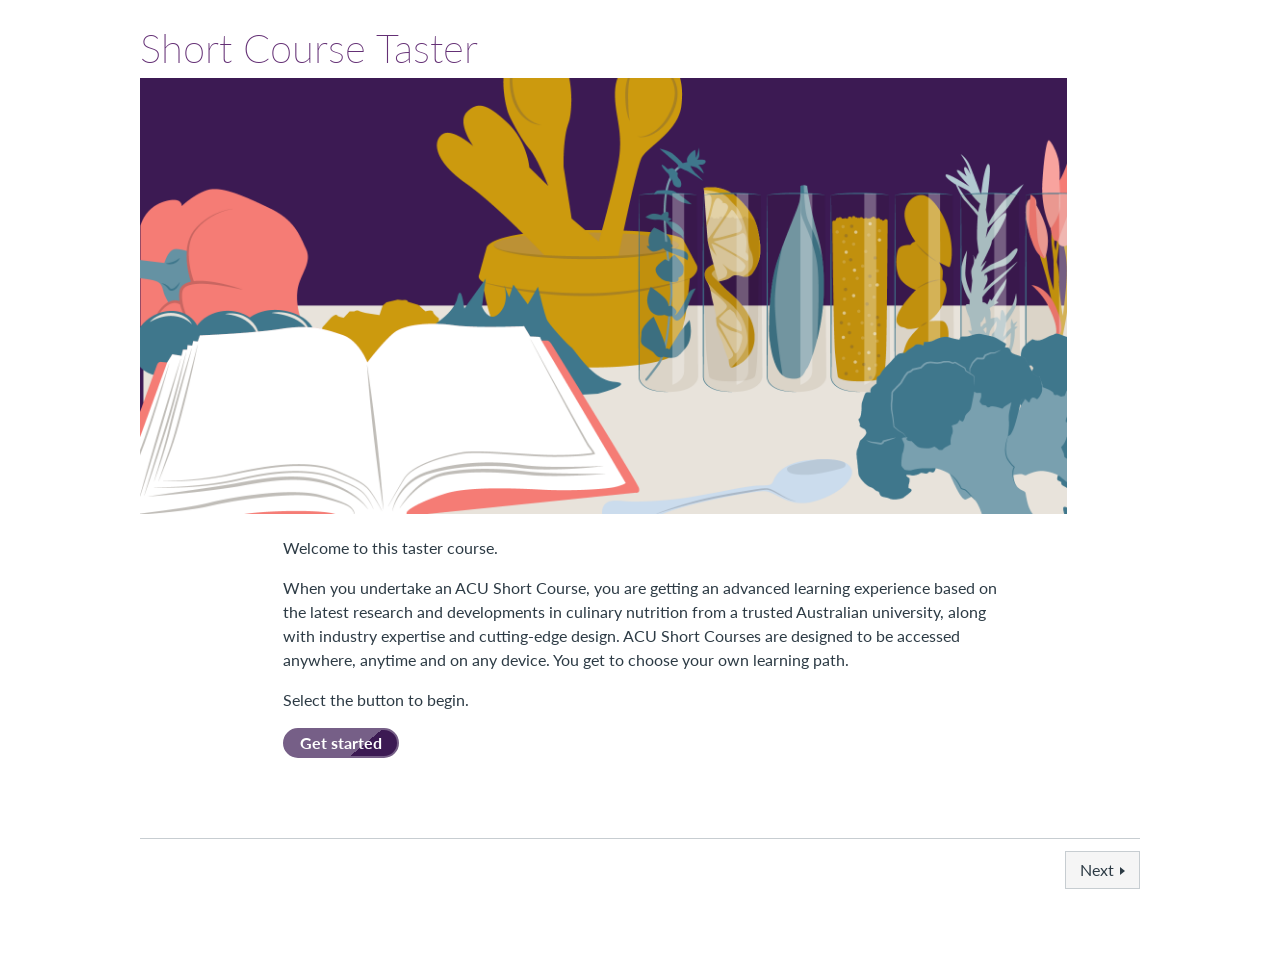
<file: index.html>
<!DOCTYPE html>
<html lang="en-AU">
<head>
  <meta charset="utf-8">
  <meta name="viewport" content="width=device-width, initial-scale=1">
  <title>Short Course Taster | ACU Short Courses taster</title>

  <!-- Same order Canvas loads them: root account, Short Courses theme, then the Canvas stand-in -->
  <link rel="stylesheet" href="css/root.css">
  <link rel="stylesheet" href="css/acu.shortcourse_Theme_v3.css">
  <link rel="stylesheet" href="css/acu.main.css">
  <link rel="stylesheet" href="css/canvas-shell.css">
</head>
<body class="pages show">
  <div id="content-wrapper">
    <div id="content" role="main">
      <div id="wiki_page_show">
        <div class="show-content user_content clearfix enhanced">

          <h1 class="page-title">Short Course Taster</h1>

          <p class="banner"><img role="presentation" src="images/banner-home.png" alt="" width="927"></p>
          <p>Welcome to this taster course.</p>
          <p>When you undertake an ACU Short Course, you are getting an advanced learning experience based on the latest research and developments in culinary nutrition from a trusted Australian university, along with industry expertise and cutting-edge design. ACU Short Courses are designed to be accessed anywhere, anytime and on any device. You get to choose your own learning path.</p>
          <p>Select the button to begin.</p>
          <p><a class="button button-purple" title="Get started" role="button" href="overview.html">Get started</a></p>

        </div>
      </div>

      <div id="module_navigation_target">
        <nav class="module-sequence-footer" aria-label="Module navigation">
          <hr class="module-sequence-rule">
          <div class="module-sequence-footer-content">
            <span class="module-sequence-footer-button--next">
              <a class="Button" href="overview.html">Next<i class="icon-mini-arrow-right" aria-hidden="true"></i><span class="screenreader-only">: Overview</span></a>
            </span>
          </div>
        </nav>
      </div>
    </div>
  </div>
</body>
</html>
</file>
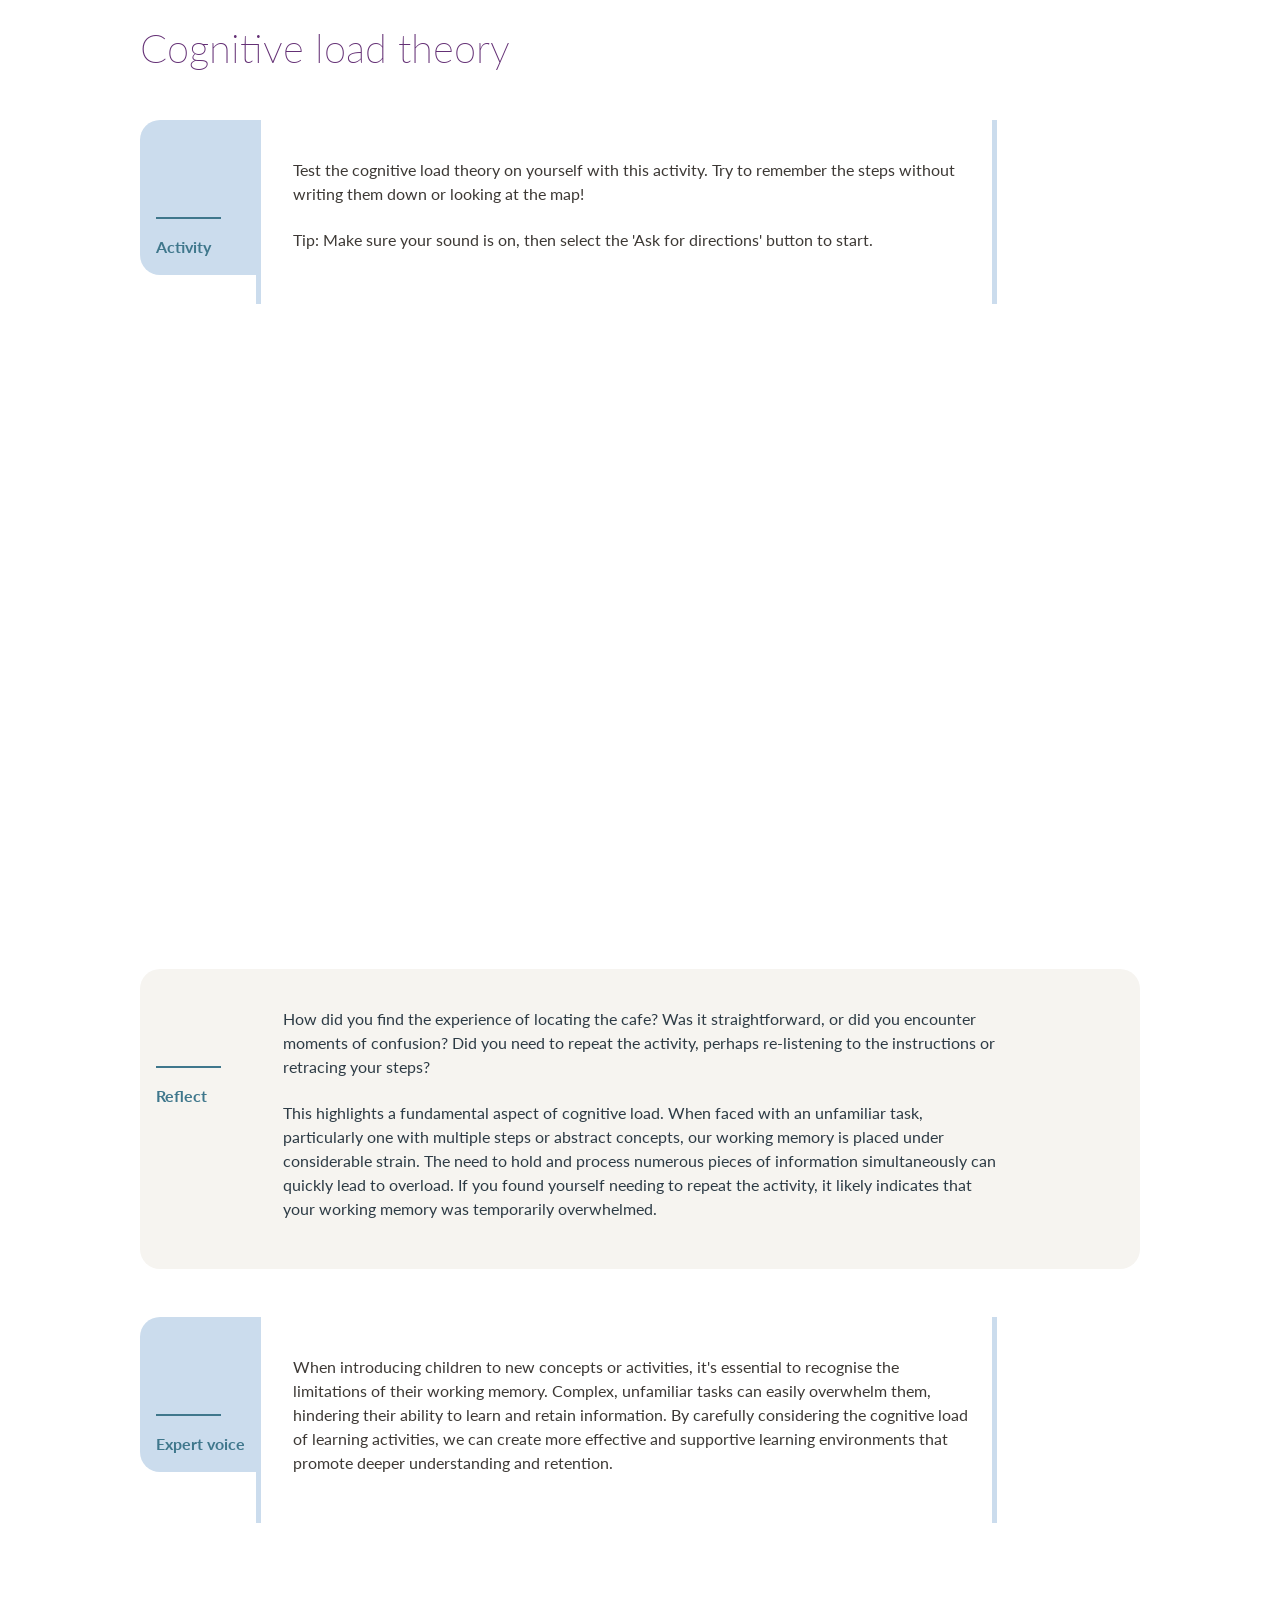
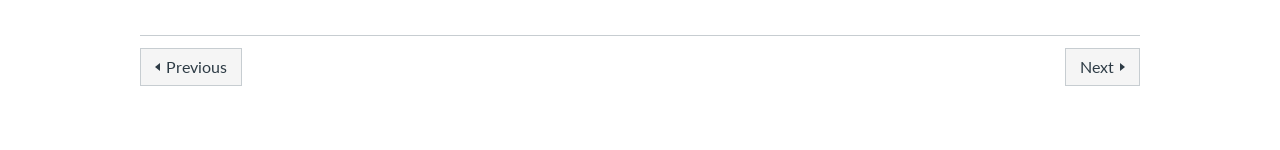
<file: cognitive-load-theory.html>
<!DOCTYPE html>
<html lang="en-AU">
<head>
  <meta charset="utf-8">
  <meta name="viewport" content="width=device-width, initial-scale=1">
  <title>Cognitive load theory | ACU Short Courses taster</title>

  <!-- Same order Canvas loads them: root account, Short Courses theme, then the Canvas stand-in -->
  <link rel="stylesheet" href="css/root.css">
  <link rel="stylesheet" href="css/acu.shortcourse_Theme_v3.css">
  <link rel="stylesheet" href="css/acu.main.css">
  <link rel="stylesheet" href="css/canvas-shell.css">
  <script src="js/acu-interactives.js" defer></script>
</head>
<body class="pages show">
  <div id="content-wrapper">
    <div id="content" role="main">
      <div id="wiki_page_show">
        <div class="show-content user_content clearfix enhanced">

          <h1 class="page-title">Cognitive load theory</h1>

          <div class="activity side-tab">
              <div class="icon icon-activity">
                  <p>Activity</p>
              </div>
              <p>Test the cognitive load theory on yourself with this activity. Try to remember the steps without writing them down or looking at the map!</p>
              <p>Tip: Make sure your sound is on, then select the 'Ask for directions' button to start.</p>
          </div>
          <figure><iframe title="Cognitive load activity: ask for directions" src="https://cei-dlc.acucontenthub.acu.edu.au/ShortCourses/interactives/ACAL001/cognitive/story.html" loading="lazy" allowfullscreen="allowfullscreen"></iframe></figure>
          <div class="well">
              <div class="icon icon-reflect">
                  <p>Reflect</p>
              </div>
              <p>How did you find the experience of locating the cafe? Was it straightforward, or did you encounter moments of confusion? Did you need to repeat the activity, perhaps re-listening to the instructions or retracing your steps?</p>
              <p>This highlights a fundamental aspect of cognitive load. When faced with an unfamiliar task, particularly one with multiple steps or abstract concepts, our working memory is placed under considerable strain. The need to hold and process numerous pieces of information simultaneously can quickly lead to overload. If you found yourself needing to repeat the activity, it likely indicates that your working memory was temporarily overwhelmed.</p>
          </div>
          <div class="activity side-tab">
              <div class="icon icon-expert">
                  <p>Expert voice</p>
              </div>
              <p>When introducing children to new concepts or activities, it's essential to recognise the limitations of their working memory. Complex, unfamiliar tasks can easily overwhelm them, hindering their ability to learn and retain information. By carefully considering the cognitive load of learning activities, we can create more effective and supportive learning environments that promote deeper understanding and retention.</p>
          </div>

        </div>
      </div>

      <div id="module_navigation_target">
        <nav class="module-sequence-footer" aria-label="Module navigation">
          <hr class="module-sequence-rule">
          <div class="module-sequence-footer-content">
            <span class="module-sequence-footer-button--previous">
              <a class="Button" href="order-of-malta-timeline.html"><i class="icon-mini-arrow-left" aria-hidden="true"></i>Previous<span class="screenreader-only">: Order of Malta timeline</span></a>
            </span>
            <span class="module-sequence-footer-button--next">
              <a class="Button" href="missing-register.html">Next<i class="icon-mini-arrow-right" aria-hidden="true"></i><span class="screenreader-only">: The missing register</span></a>
            </span>
          </div>
        </nav>
      </div>
    </div>
  </div>
</body>
</html>
</file>
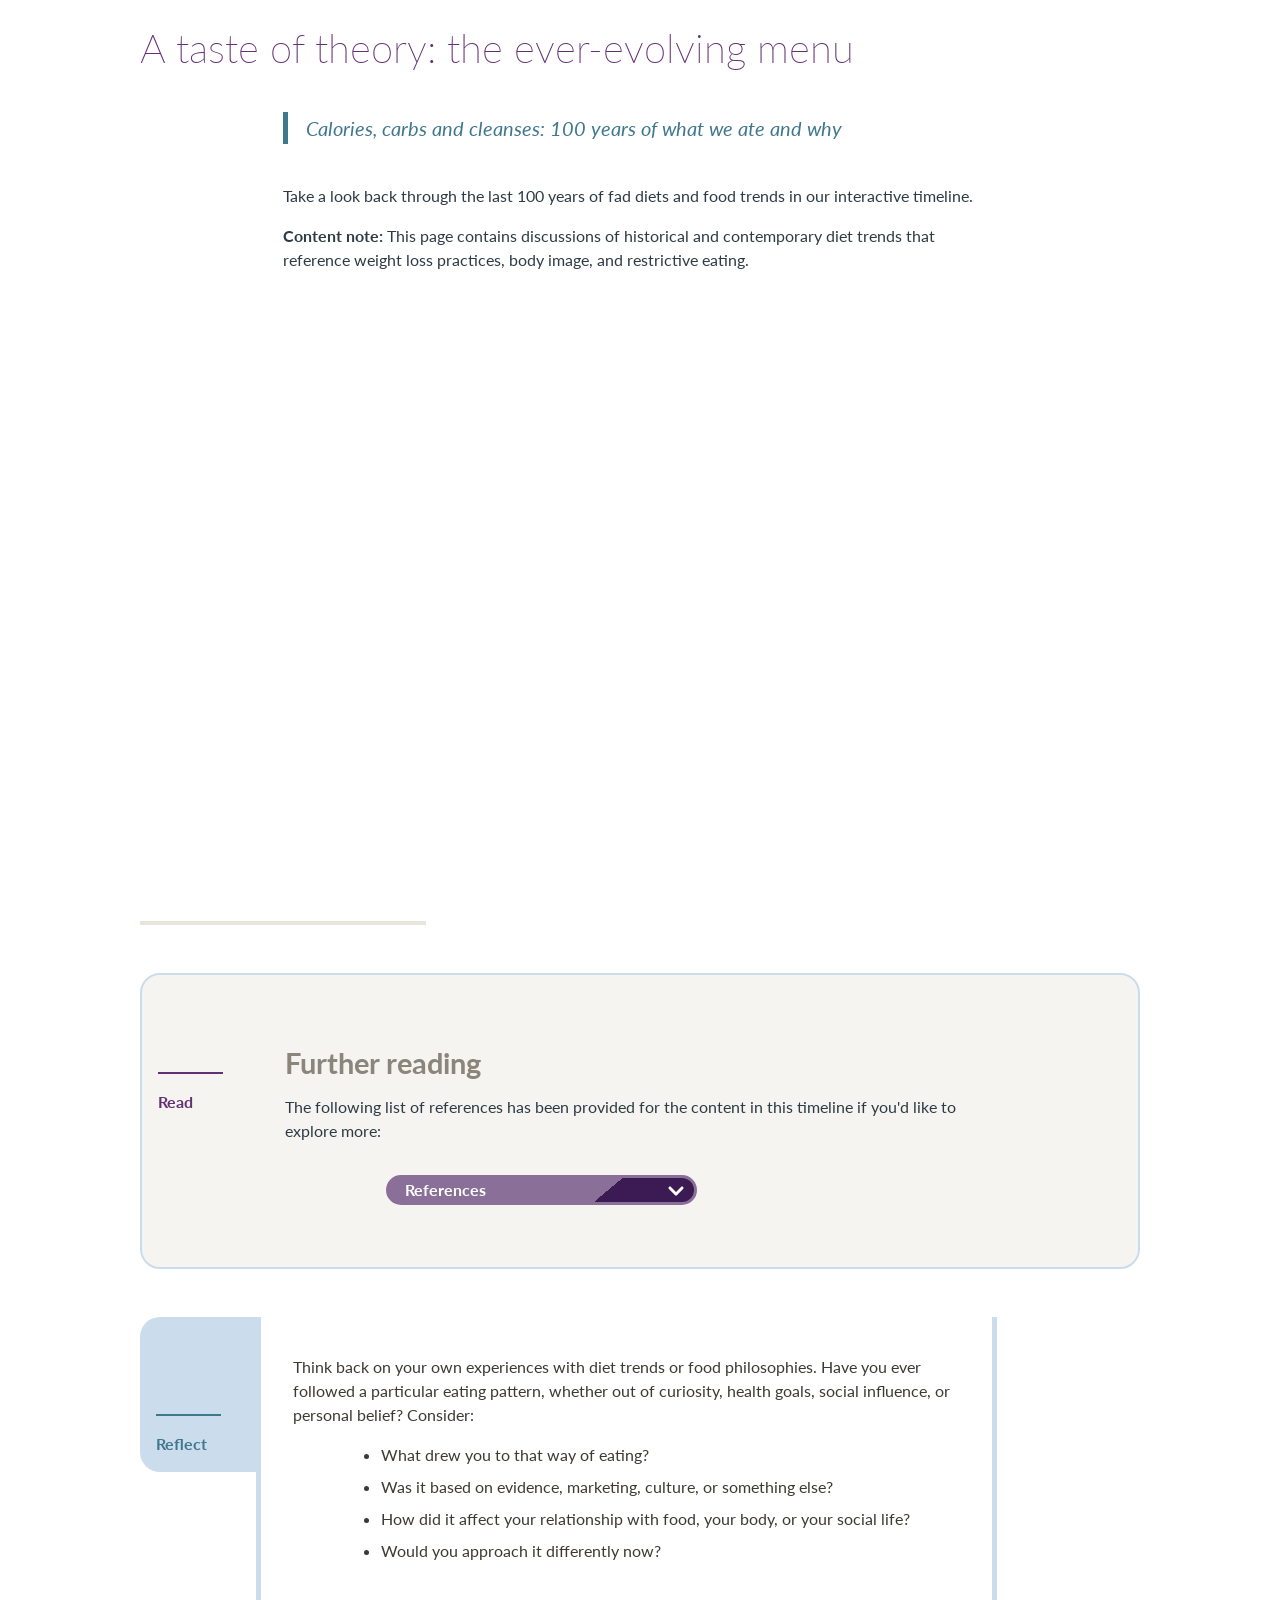
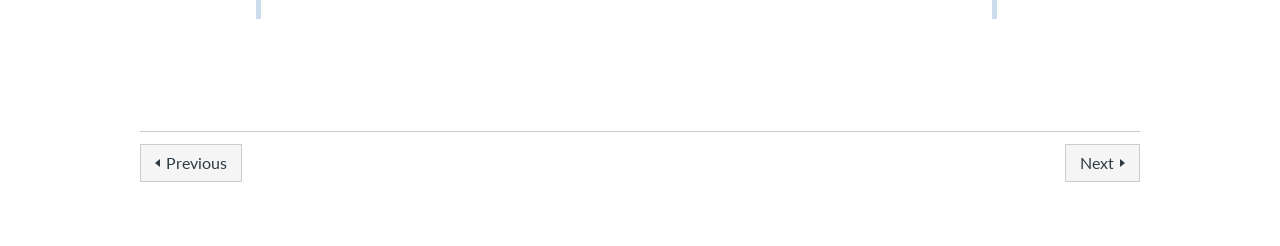
<file: ever-evolving-menu.html>
<!DOCTYPE html>
<html lang="en-AU">
<head>
  <meta charset="utf-8">
  <meta name="viewport" content="width=device-width, initial-scale=1">
  <title>A taste of theory: the ever-evolving menu | ACU Short Courses taster</title>

  <!-- Same order Canvas loads them: root account, Short Courses theme, then the Canvas stand-in -->
  <link rel="stylesheet" href="css/root.css">
  <link rel="stylesheet" href="css/acu.shortcourse_Theme_v3.css">
  <link rel="stylesheet" href="css/acu.main.css">
  <link rel="stylesheet" href="css/canvas-shell.css">
  <script src="js/acu-interactives.js" defer></script>
</head>
<body class="pages show">
  <div id="content-wrapper">
    <div id="content" role="main">
      <div id="wiki_page_show">
        <div class="show-content user_content clearfix enhanced">

          <h1 class="page-title">A taste of theory: the ever-evolving menu</h1>

          <blockquote>Calories, carbs and cleanses: 100 years of what we ate and why</blockquote>
          <p>Take a look back through the last 100 years of fad diets and food trends in our interactive timeline.</p>
          <p><strong>Content note:</strong> This page contains discussions of historical and contemporary diet trends that reference weight loss practices, body image, and restrictive eating.</p>
          <figure><iframe title="Calories, carbs and cleanses: interactive timeline" style="min-width: 100%; height: 645px; border: medium none currentcolor;" src="https://cei-dlc.acucontenthub.acu.edu.au/ShortCourses/casestudies/CULN000/fads/index.html#/lessons/4RuslCekGmZyaMMac4j8L1DNGFhxXJ7I" loading="lazy"></iframe></figure>
          <hr />
          <div class="well well-reading">
              <div class="icon icon-read">
                  <p>Read</p>
              </div>
              <h2>Further reading</h2>
              <p>The following list of references has been provided for the content in this timeline if you'd like to explore more:</p>
              <div class="acu_click-reveal">
                  <div>References</div>
                  <div>
                      <div style="margin-left: 2em; text-indent: -2em;">
                          <p>Coates, H. (2024, August 5). A doctor on 5 things you should know about gut health. <i>Vogue</i>. <a href="https://www.vogue.com/article/emily-leeming-interview">https://www.vogue.co.uk/article/gut-health-doctor-tips</a></p>
                          <p>Cusack, L., De Buck, E., Compernolle, V., &amp; Vandekerckhove, P. (2013). Blood type diets lack supporting evidence: A systematic review. <i>American Journal of Clinical Nutrition, 98</i>(1), 99&ndash;104. <a href="https://doi.org/10.3945/ajcn.113.058693">https://doi.org/10.3945/ajcn.113.058693</a></p>
                          <p>D&rsquo;Adamo, P. J. (1996). <i>Eat right 4 your type</i>. Putnam.</p>
                          <p>Dietetically Speaking. (2015, March 31). A brief history of ridiculous fad diets. <a href="https://dieteticallyspeaking.com/a-brief-history-of-ridiculous-fad-diets">https://dieteticallyspeaking.com/a-brief-history-of-ridiculous-fad-diets</a></p>
                          <p>El-Sohemy, A., Garc&iacute;a-Bailo, B., Nielsen, D. E., &amp; Wang, J. (2014). ABO genotype, &lsquo;blood-type&rsquo; diet and cardiometabolic risk factors. <i>PLOS ONE, 9</i>(1), Article e84749. <a href="https://doi.org/10.1371/journal.pone.0084749">https://doi.org/10.1371/journal.pone.0084749</a></p>
                          <p>Kingsley, L. (2023, February 7). The seesawing history of fad diets. <i>Smithsonian Magazine</i>. <a href="https://www.smithsonianmag.com/innovation/the-seesawing-history-of-fad-diets-180981586/">https://www.smithsonianmag.com/innovation/the-seesawing-history-of-fad-diets-180981586/</a></p>
                          <p>Lares-Michel, M., Reyes-Castillo, Z., &amp; Housni, F. E. (2023). Towards the characterisation of sustainable diets&rsquo; gut microbiota composition and functions: A narrative review. <i>Gut Microbiome, 4</i>, Article e15. <a href="https://doi.org/10.1017/gmb.2023.13">https://doi.org/10.1017/gmb.2023.13</a></p>
                          <p>Living360 UK. (2023, February 6). The wine and eggs crash diet that went viral on TikTok &ndash; but actually dates back to Vogue in the 1970s. <i>Living360 UK</i>. <a href="https://living360.uk/wine-and-eggs-crash-diet-vogue/">https://living360.uk/wine-eggs-crash-diet-vogue</a></p>
                          <p>Rainey, S. (2015, January 26). Vinegar and tapeworms: 14 weird diet tips from history. <i>The Telegraph</i>. <a href="https://www.telegraph.co.uk/foodanddrink/11369294/Vinegar-and-tapeworms-the-14-weirdest-diet-tips-from-history.html">https://www.telegraph.co.uk</a></p>
                          <p>Rust, N. A., Ridding, L., Ward, C., Clark, B., &amp; Kehoe, L. (2020). How to transition to reduced-meat diets that benefit people and the planet. <i>Science of the Total Environment, 718</i>, 137208. <a href="https://doi.org/10.1016/j.scitotenv.2020.137208">https://doi.org/10.1016/j.scitotenv.2020.137208</a></p>
                          <p>Schopis, M. (2025, January 22). The #1 whole grain for better gut health, according to a gastroenterologist. <i>EatingWell</i>. <a href="https://www.eatingwell.com/best-whole-grain-to-support-gut-health-11777645">https://www.eatingwell.com</a></p>
                          <p>Seattle Sutton&rsquo;s Healthy Eating. (2023, June 7). <i>Time traveling food: The complete history of diets</i>. Seattle Sutton&rsquo;s Healthy Eating Blog. <a href="https://seattlesutton.com/blog/time-traveling-food-the-complete-history-of-diets/?srsltid=AfmBOoqzsnX21rvhz75zJnpwcLO2AaLB5Y6UeBMd0gYtOkoq-R1JJhXy">https://seattlesutton.com/blog/time-traveling-food-complete-history-of-diets</a></p>
                          <p>Voegtlin, W. L. (1975). <i>The stone age diet</i>. Vantage Press.</p>
                          <p>Wigle, R. (2025, March 20). 7 things you should be adding to your diet for better gut health. <i>New York Post</i>. <a href="https://nypost.com/2025/03/20/health/add-these-7-items-to-your-diet-for-better-gut-health-nutritionist/">https://nypost.com/2025/03/20/health/add-these-7-items-to-your-diet-for-better-gut-health-nutritionist/</a></p>
                          <p>Wikipedia contributors. (2025). <i>Blood type diet</i>. In <i>Wikipedia</i>. <a href="https://en.wikipedia.org/wiki/Blood_type_diet">https://en.wikipedia.org/wiki/Blood_type_diet</a></p>
                          <p>Wikipedia contributors. (2025). <i>Cabbage soup diet</i>. In <i>Wikipedia</i>. <a href="https://en.wikipedia.org/wiki/Cabbage_soup_diet">https://en.wikipedia.org/wiki/Cabbage_soup_diet</a></p>
                          <p>Wikipedia contributors. (2025). <i>Fad diet</i>. In <i>Wikipedia</i>. <a href="https://en.wikipedia.org/wiki/Fad_diet">https://en.wikipedia.org/wiki/Fad_diet</a></p>
                          <p>Winterman, D. (2013, January 2). History's weirdest fad diets. <i>BBC News Magazine</i>. <a href="https://www.bbc.com/news/magazine-20695743">https://www.bbc.com/news/magazine-20695743</a></p>
                          <p>World Health Organization, &amp; Food and Agriculture Organization of the United Nations. (2019). <i>Guiding principles for sustainable healthy diets</i>. WHO/FAO. <a href="https://www.fao.org/documents/card/en/c/CA6640EN">https://www.fao.org/documents/card/en/c/CA6640EN</a></p>
                      </div>
                  </div>
              </div>
          </div>
          <div class="activity side-tab">
              <div class="icon icon-reflect">
                  <p>Reflect</p>
              </div>
              <div>
                  <p>Think back on your own experiences with diet trends or food philosophies. Have you ever followed a particular eating pattern, whether out of curiosity, health goals, social influence, or personal belief? Consider:</p>
                  <ul>
                      <li>What drew you to that way of eating?</li>
                      <li>Was it based on evidence, marketing, culture, or something else?</li>
                      <li>How did it affect your relationship with food, your body, or your social life?</li>
                      <li>Would you approach it differently now?</li>
                  </ul>
              </div>
          </div>

        </div>
      </div>

      <div id="module_navigation_target">
        <nav class="module-sequence-footer" aria-label="Module navigation">
          <hr class="module-sequence-rule">
          <div class="module-sequence-footer-content">
            <span class="module-sequence-footer-button--previous">
              <a class="Button" href="fat-sugar-salt.html"><i class="icon-mini-arrow-left" aria-hidden="true"></i>Previous<span class="screenreader-only">: A short theory of fat, sugar, and salt</span></a>
            </span>
            <span class="module-sequence-footer-button--next">
              <a class="Button" href="order-of-malta-timeline.html">Next<i class="icon-mini-arrow-right" aria-hidden="true"></i><span class="screenreader-only">: Order of Malta timeline</span></a>
            </span>
          </div>
        </nav>
      </div>
    </div>
  </div>
</body>
</html>
</file>
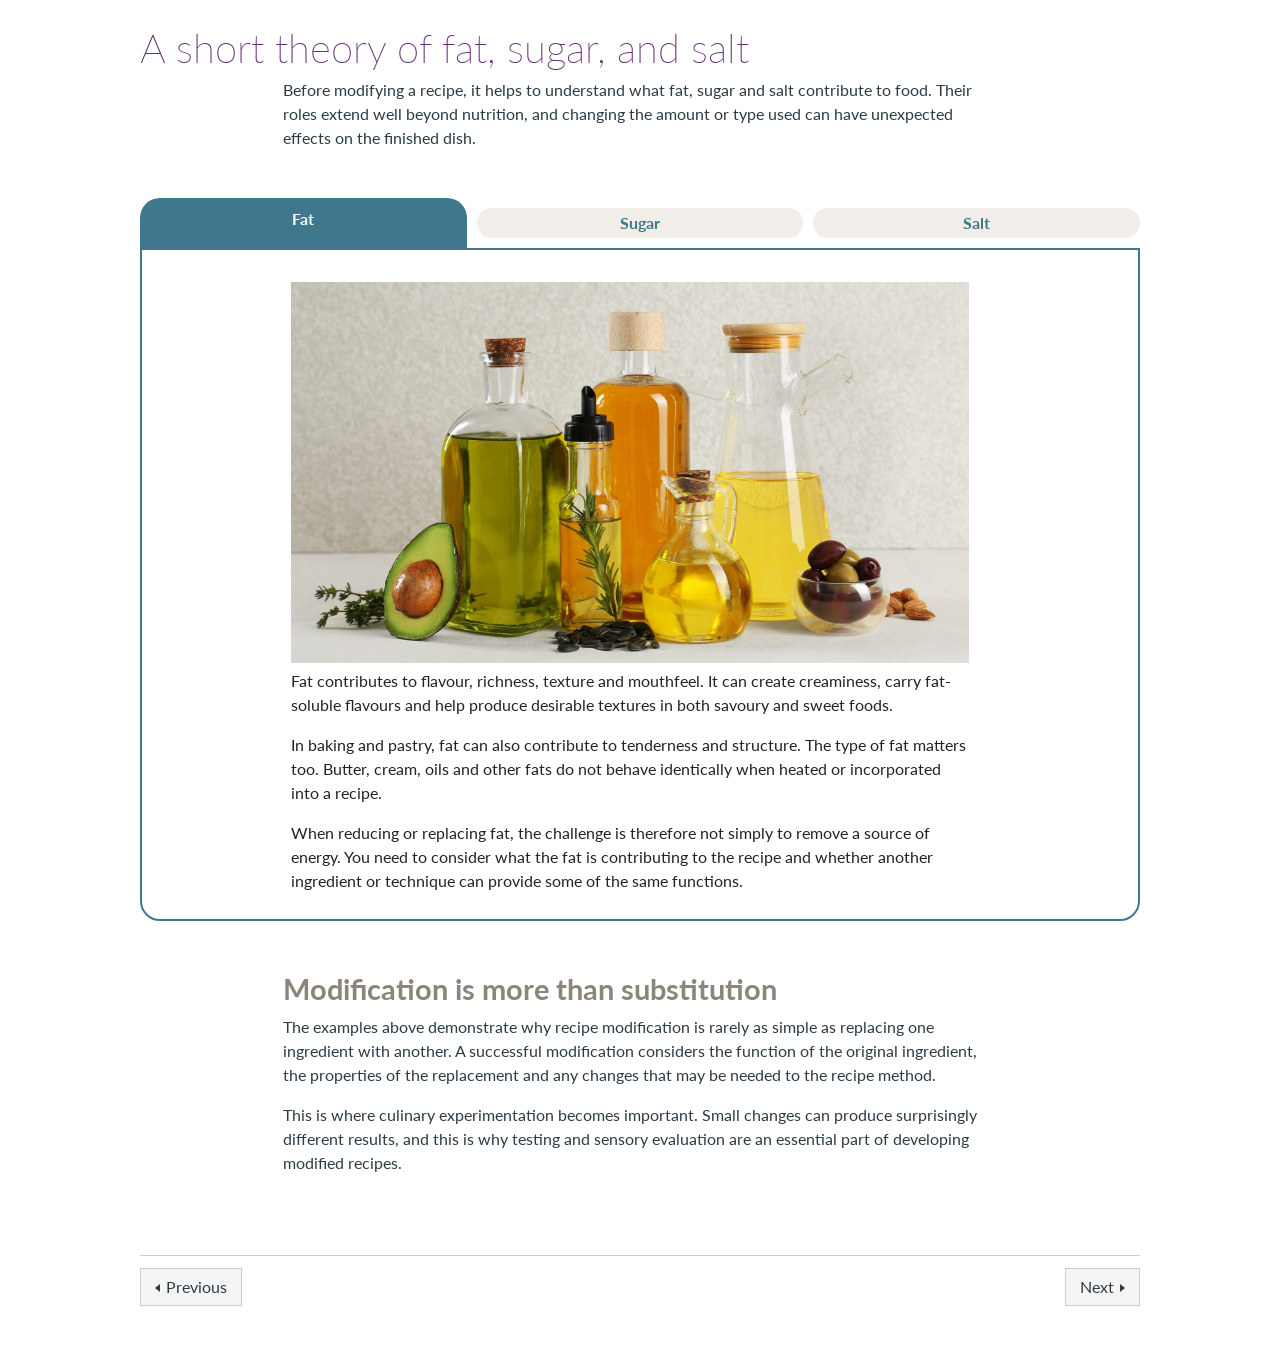
<file: fat-sugar-salt.html>
<!DOCTYPE html>
<html lang="en-AU">
<head>
  <meta charset="utf-8">
  <meta name="viewport" content="width=device-width, initial-scale=1">
  <title>A short theory of fat, sugar, and salt | ACU Short Courses taster</title>

  <!-- Same order Canvas loads them: root account, Short Courses theme, then the Canvas stand-in -->
  <link rel="stylesheet" href="css/root.css">
  <link rel="stylesheet" href="css/acu.shortcourse_Theme_v3.css">
  <link rel="stylesheet" href="css/acu.main.css">
  <link rel="stylesheet" href="css/canvas-shell.css">
  <script src="js/acu-interactives.js" defer></script>
</head>
<body class="pages show">
  <div id="content-wrapper">
    <div id="content" role="main">
      <div id="wiki_page_show">
        <div class="show-content user_content clearfix enhanced">

          <h1 class="page-title">A short theory of fat, sugar, and salt</h1>

          <p>Before modifying a recipe, it helps to understand what fat, sugar and salt contribute to food. Their roles extend well beyond nutrition, and changing the amount or type used can have unexpected effects on the finished dish.</p>

          <div class="acu_tab" data-tab-layout-type="top">
            <div>Fat</div>
            <div>
              <figure class="columns-3"><img role="presentation" src="images/tab-fat.jpg" alt="" width="100%"></figure>
              <p>Fat contributes to flavour, richness, texture and mouthfeel. It can create creaminess, carry fat-soluble flavours and help produce desirable textures in both savoury and sweet foods.</p>
              <p>In baking and pastry, fat can also contribute to tenderness and structure. The type of fat matters too. Butter, cream, oils and other fats do not behave identically when heated or incorporated into a recipe.</p>
              <p>When reducing or replacing fat, the challenge is therefore not simply to remove a source of energy. You need to consider what the fat is contributing to the recipe and whether another ingredient or technique can provide some of the same functions.</p>
            </div>
            <div>Sugar</div>
            <div>
              <figure class="columns-3"><img role="presentation" src="images/tab-sugar.jpg" alt="" width="100%"></figure>
              <p>Sugar is best known for providing sweetness, but its culinary functions extend much further.</p>
              <p>In baked goods, sugar contributes to browning, tenderness, moisture, structure and aeration. It also affects the way ingredients behave during cooking and can influence the texture of the finished product.</p>
              <p>Reducing sugar can therefore produce a result that is less sweet, but it may also be less tender, less moist or less deeply coloured. Replacing sugar with another sweetener does not necessarily reproduce all its culinary functions.</p>
              <p>This means that modifying sugar requires consideration of both sweetness and function.</p>
            </div>
            <div>Salt</div>
            <div>
              <figure class="columns-3"><img role="presentation" src="images/tab-salt.jpg" alt="" width="100%"></figure>
              <p>Salt is a powerful flavour modifier. It can enhance desirable flavours, balance sweetness and bitterness, and influence the overall perception of a dish.</p>
              <p>Reducing salt can therefore make food seem bland even when other ingredients remain unchanged. However, the perception of saltiness is influenced by more than the total amount of sodium. Where and when salt is added, its physical form and the other flavours present in the dish can all make a difference.</p>
              <p>When modifying salt, the goal is not simply to make food taste less salty. It is to maintain flavour and enjoyment while achieving the desired nutrition outcome.</p>
            </div>
          </div>

          <h2>Modification is more than substitution</h2>
          <p>The examples above demonstrate why recipe modification is rarely as simple as replacing one ingredient with another. A successful modification considers the function of the original ingredient, the properties of the replacement and any changes that may be needed to the recipe method.</p>
          <p>This is where culinary experimentation becomes important. Small changes can produce surprisingly different results, and this is why testing and sensory evaluation are an essential part of developing modified recipes.</p>

        </div>
      </div>

      <div id="module_navigation_target">
        <nav class="module-sequence-footer" aria-label="Module navigation">
          <hr class="module-sequence-rule">
          <div class="module-sequence-footer-content">
            <span class="module-sequence-footer-button--previous">
              <a class="Button" href="overview.html"><i class="icon-mini-arrow-left" aria-hidden="true"></i>Previous<span class="screenreader-only">: Overview</span></a>
            </span>
            <span class="module-sequence-footer-button--next">
              <a class="Button" href="ever-evolving-menu.html">Next<i class="icon-mini-arrow-right" aria-hidden="true"></i><span class="screenreader-only">: A taste of theory: the ever-evolving menu</span></a>
            </span>
          </div>
        </nav>
      </div>
    </div>
  </div>
</body>
</html>
</file>
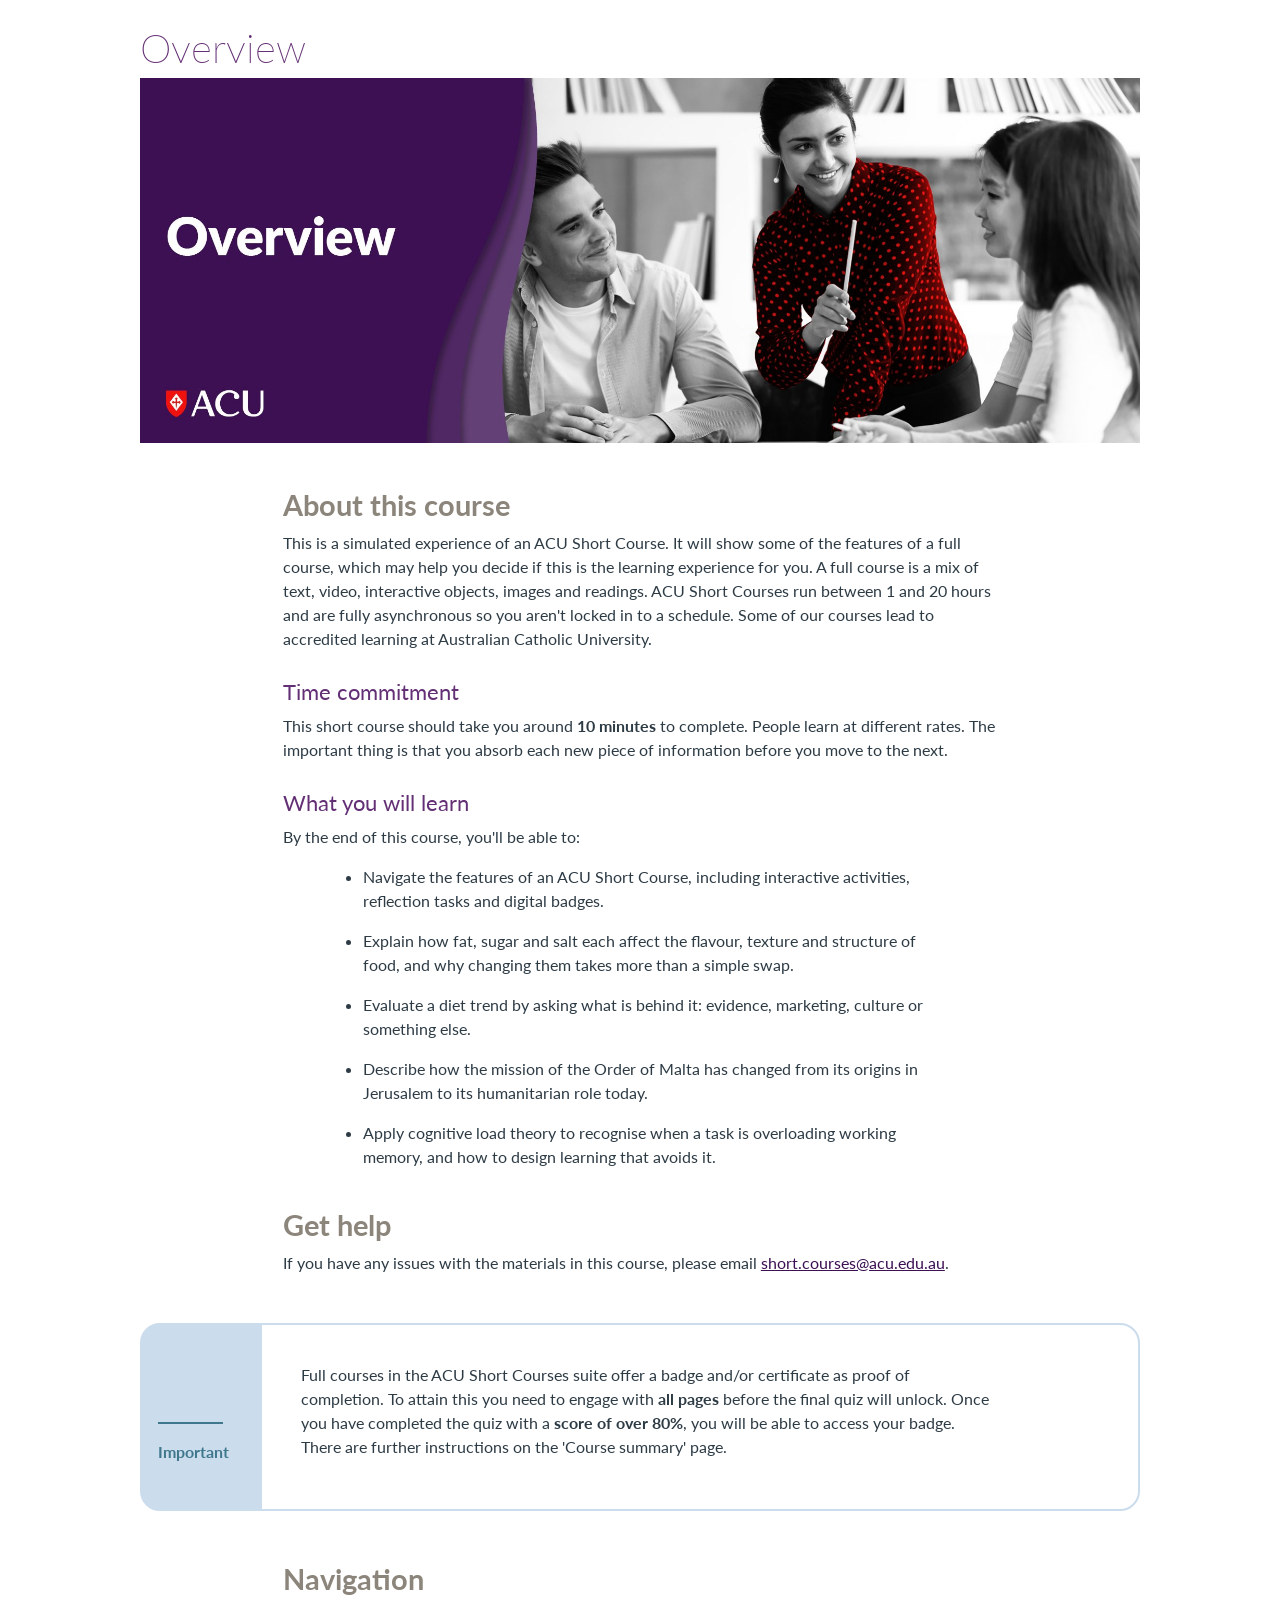
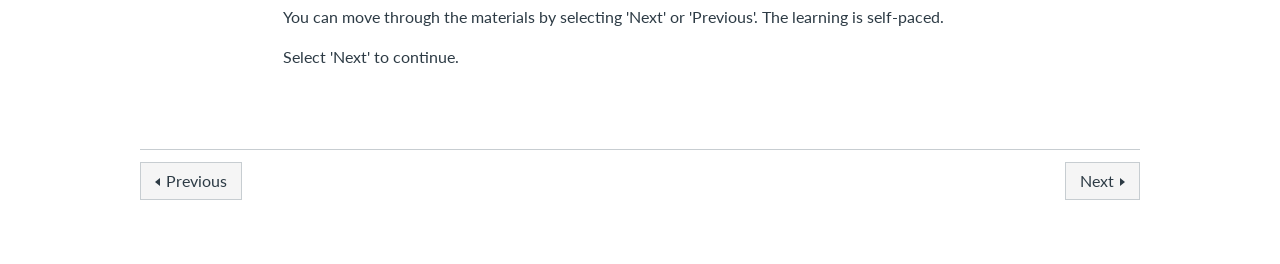
<file: overview.html>
<!DOCTYPE html>
<html lang="en-AU">
<head>
  <meta charset="utf-8">
  <meta name="viewport" content="width=device-width, initial-scale=1">
  <title>Overview | ACU Short Courses taster</title>

  <!-- Same order Canvas loads them: root account, Short Courses theme, then the Canvas stand-in -->
  <link rel="stylesheet" href="css/root.css">
  <link rel="stylesheet" href="css/acu.shortcourse_Theme_v3.css">
  <link rel="stylesheet" href="css/acu.main.css">
  <link rel="stylesheet" href="css/canvas-shell.css">
</head>
<body class="pages show">
  <div id="content-wrapper">
    <div id="content" role="main">
      <div id="wiki_page_show">
        <div class="show-content user_content clearfix enhanced">

          <h1 class="page-title">Overview</h1>

          <p class="banner"><img role="presentation" src="images/banner-overview.jpg" alt="" width="100%"></p>
          <h2>About this course</h2>
          <p>This is a simulated experience of an ACU Short Course. It will show some of the features of a full course, which may help you decide if this is the learning experience for you. A full course is a mix of text, video, interactive objects, images and readings. ACU Short Courses run between 1 and 20 hours and are fully asynchronous so you aren't locked in to a schedule. Some of our courses lead to accredited learning at Australian Catholic University.</p>
          <h3>Time commitment</h3>
          <p>This short course should take you around <strong>10 minutes</strong> to complete. People learn at different rates. The important thing is that you absorb each new piece of information before you move to the next.</p>
          <h3>What you will learn</h3>
          <p>By the end of this course, you'll be able to:</p>
          <ul>
              <li>
                  <p>Navigate the features of an ACU Short Course, including interactive activities, reflection tasks and digital badges.</p>
              </li>
              <li>
                  <p>Explain how fat, sugar and salt each affect the flavour, texture and structure of food, and why changing them takes more than a simple swap.</p>
              </li>
              <li>
                  <p>Evaluate a diet trend by asking what is behind it: evidence, marketing, culture or something else.</p>
              </li>
              <li>
                  <p>Describe how the mission of the Order of Malta has changed from its origins in Jerusalem to its humanitarian role today.</p>
              </li>
              <li>
                  <p>Apply cognitive load theory to recognise when a task is overloading working memory, and how to design learning that avoids it.</p>
              </li>
          </ul>
          <h2>Get help</h2>
          <p>If you have any issues with the materials in this course, please email <a href="mailto:short.courses@acu.edu.au" target="_blank" rel="noopener">short.courses@acu.edu.au</a>.</p>
          <div class="well well-side-tab">
              <div class="icon icon-important">
                  <p>Important</p>
              </div>
              <p>Full courses in the ACU Short Courses suite offer a badge and/or certificate as proof of completion. To attain this you need to engage with <strong>all pages</strong> before the final quiz will unlock. Once you have completed the quiz with a <strong>score of over 80%</strong>, you will be able to access your badge. There are further instructions on the 'Course summary' page.</p>
          </div>
          <h2>Navigation</h2>
          <p>You can move through the materials by selecting 'Next' or 'Previous'. The learning is self-paced.</p>
          <p>Select 'Next' to continue.</p>

        </div>
      </div>

      <div id="module_navigation_target">
        <nav class="module-sequence-footer" aria-label="Module navigation">
          <hr class="module-sequence-rule">
          <div class="module-sequence-footer-content">
            <span class="module-sequence-footer-button--previous">
              <a class="Button" href="index.html"><i class="icon-mini-arrow-left" aria-hidden="true"></i>Previous<span class="screenreader-only">: Short Course Taster</span></a>
            </span>
            <span class="module-sequence-footer-button--next">
              <a class="Button" href="fat-sugar-salt.html">Next<i class="icon-mini-arrow-right" aria-hidden="true"></i><span class="screenreader-only">: A short theory of fat, sugar, and salt</span></a>
            </span>
          </div>
        </nav>
      </div>
    </div>
  </div>
</body>
</html>
</file>
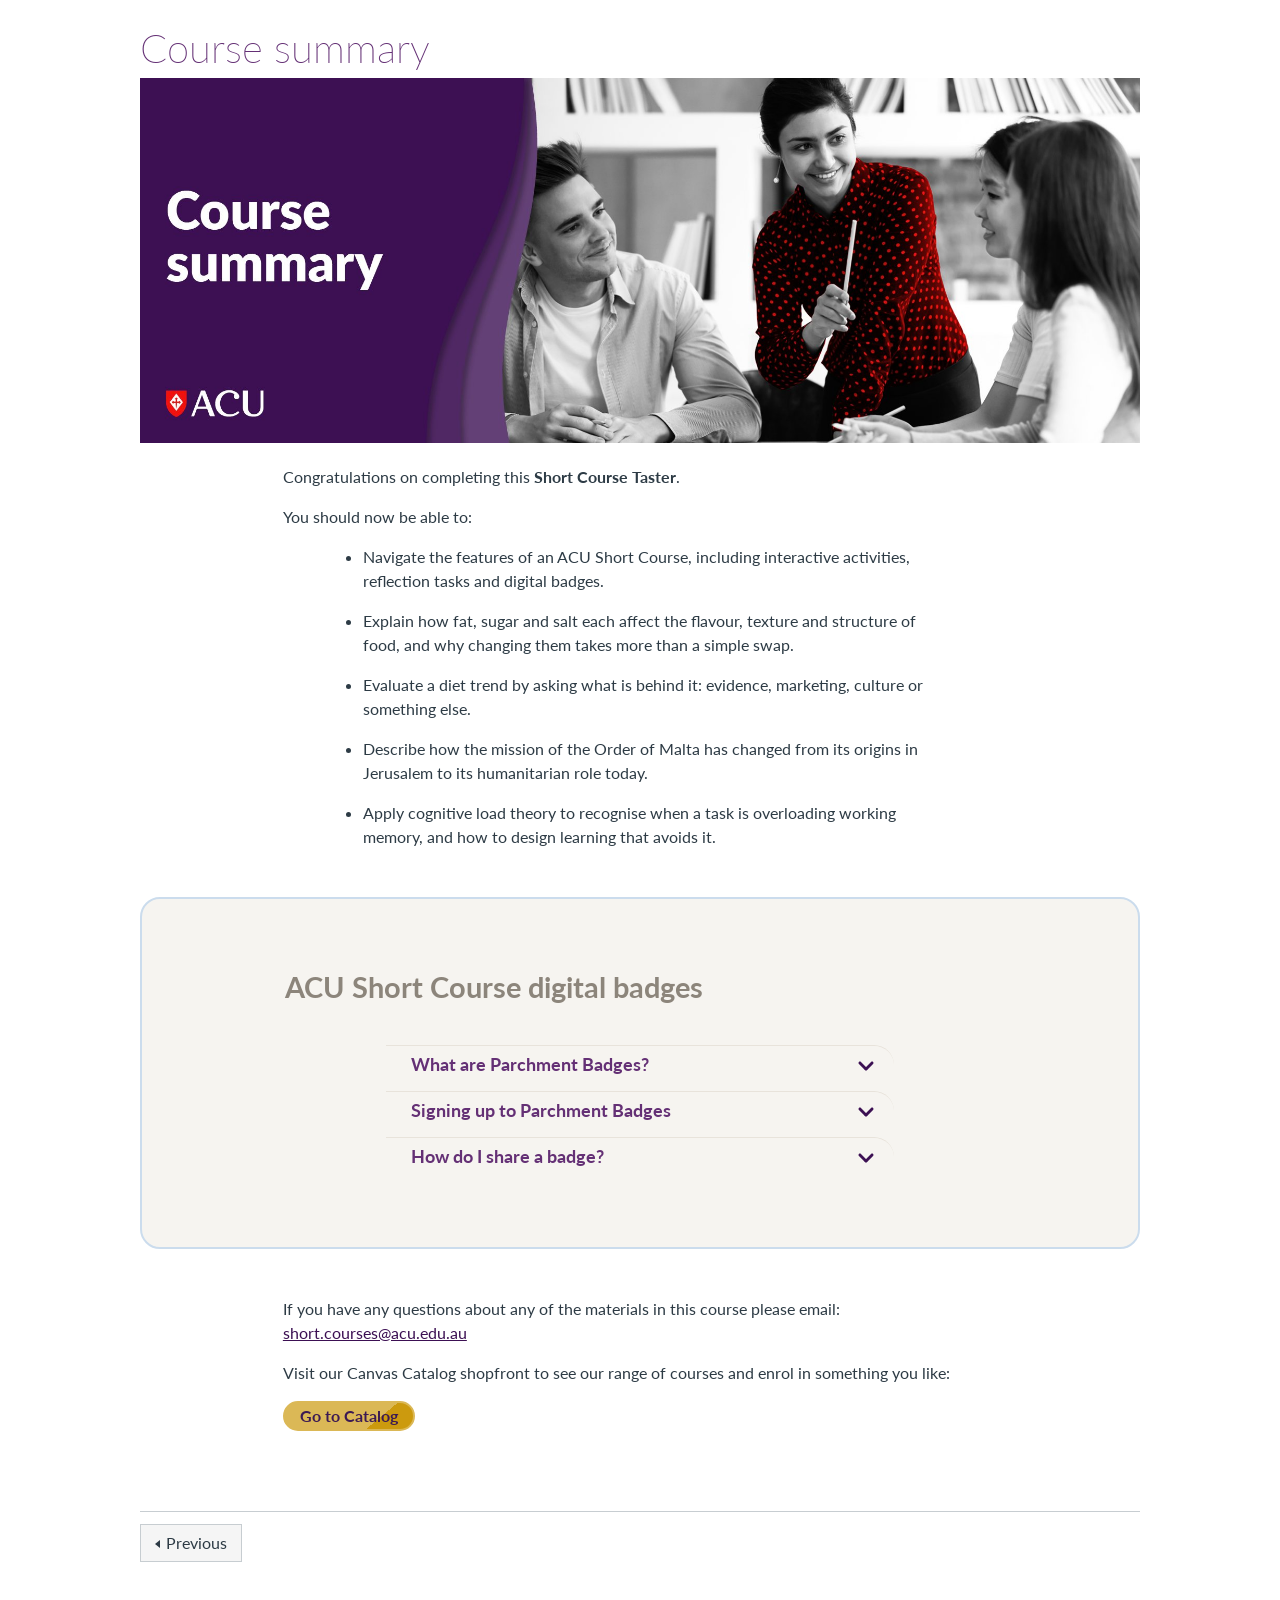
<file: summary.html>
<!DOCTYPE html>
<html lang="en-AU">
<head>
  <meta charset="utf-8">
  <meta name="viewport" content="width=device-width, initial-scale=1">
  <title>Course summary | ACU Short Courses taster</title>

  <!-- Same order Canvas loads them: root account, Short Courses theme, then the Canvas stand-in -->
  <link rel="stylesheet" href="css/root.css">
  <link rel="stylesheet" href="css/acu.shortcourse_Theme_v3.css">
  <link rel="stylesheet" href="css/acu.main.css">
  <link rel="stylesheet" href="css/canvas-shell.css">
  <script src="js/acu-interactives.js" defer></script>
</head>
<body class="pages show">
  <div id="content-wrapper">
    <div id="content" role="main">
      <div id="wiki_page_show">
        <div class="show-content user_content clearfix enhanced">

          <h1 class="page-title">Course summary</h1>

          <p class="banner"><img role="presentation" src="images/banner-summary.jpg" alt="" width="100%"></p>
          <p>Congratulations on completing this <strong>Short Course Taster</strong>.</p>
          <p>You should now be able to:</p>
          <ul>
              <li>
                  <p>Navigate the features of an ACU Short Course, including interactive activities, reflection tasks and digital badges.</p>
              </li>
              <li>
                  <p>Explain how fat, sugar and salt each affect the flavour, texture and structure of food, and why changing them takes more than a simple swap.</p>
              </li>
              <li>
                  <p>Evaluate a diet trend by asking what is behind it: evidence, marketing, culture or something else.</p>
              </li>
              <li>
                  <p>Describe how the mission of the Order of Malta has changed from its origins in Jerusalem to its humanitarian role today.</p>
              </li>
              <li>
                  <p>Apply cognitive load theory to recognise when a task is overloading working memory, and how to design learning that avoids it.</p>
              </li>
          </ul>
          <div class="well well-bounded">
              <div class="icon icon-badge">
                  <p>&nbsp;</p>
              </div>
              <h2>ACU Short Course digital badges</h2>
              <div class="acu_accordion">
                  <div>What are Parchment Badges?</div>
                  <div>
                      <p>Parchment Badges (formerly known as Canvas Credentials) is a digital badging platform that integrates with Canvas. It uses verifiable digital badges that allow you to display your professional achievement. A badge is a portable, shareable digital asset you can take with you when you go. Add the unique URL to your social media account(s), your digital resume, or your professional organisation's portal.</p>
                  </div>
                  <div>Signing up to Parchment Badges</div>
                  <div>
                      <p>The first time you want to access your Parchment Badges, you will need to create an account using the email you used for the course you just completed.</p>
                  </div>
                  <div>How do I share a badge?</div>
                  <div>
                      <p>You can download the badge or certificate as an image but the power of a digital badge comes from the metadata that sits behind it. People or organisations who want to check your credentials can look at the metadata and verify their authenticity.</p>
                      <p>Visit <span><a class="inline_disabled" href="https://community.canvaslms.com/t5/Parchment-Award-Digital-Badges/How-do-I-share-my-earned-badges-from-my-Parchment-Digital-Badges/ta-p/528659" target="_blank" rel="noopener">How do I share my earned badges from my Parchment Digital Badges Backpack</a>? to learn more.</span></p>
                  </div>
              </div>
          </div>
          <p>If you have any questions about any of the materials in this course please email: <a href="mailto:short.courses@acu.edu.au?subject=Short%20Course%20taster%20enquiry">short.courses@acu.edu.au</a></p>
          <p>Visit our Canvas Catalog shopfront to see our range of courses and enrol in something you like:</p>
          <p><a class="button button-yellow" href="https://catalogue.acu.edu.au/">Go to Catalog</a></p>

        </div>
      </div>

      <div id="module_navigation_target">
        <nav class="module-sequence-footer" aria-label="Module navigation">
          <hr class="module-sequence-rule">
          <div class="module-sequence-footer-content">
            <span class="module-sequence-footer-button--previous">
              <a class="Button" href="missing-register.html"><i class="icon-mini-arrow-left" aria-hidden="true"></i>Previous<span class="screenreader-only">: The missing register</span></a>
            </span>
          </div>
        </nav>
      </div>
    </div>
  </div>
</body>
</html>
</file>
<file: css/root.css>
@charset "UTF-8";
/* 
file name:  src/styles/typograpghy.scss

HELLO

created: 	230622
notes: 		This stylesheet is for rules relating to basic typography tags. (ie, <p>, <h1>, <h2>)
version: 	1.0 deployed in prod | S Malcolm
			1.1 changes to suit base acu brand and user feedback | camilanovic
			1.2 changes to font selection and heading/blockquote styles | mahood
			
*/
/*

	created:  	221001
	notes:    	housing variables that will be reused across many stylesheets
	version:  	1.0 init setup | s malcolm
				1.1 adjustments for canvas core x | camilanovic
				1.2 changes to default font | mahood
*/
/*
$fonts: (
	'body': $web-font,
	'feature': $web-font,
	'link': $web-font
);*/
h1 {
  font-weight: 500;
  font-size: 2rem; }

h1,
.pages.show .page-title {
  color: #252320; }
  h1.page-title,
  .pages.show .page-title.page-title {
    font-size: 2rem;
    font-weight: bold;
    border-left: 4px solid #e0061f;
    margin: 1.5rem 0 1.5rem 0;
    padding-left: .75rem; }

h2,
#announcements_on_home_page h2,
#announcements_on_home_page h1,
#dashboard h1,
#dashboard_header_container .hidden-phone {
  color: #252320;
  font-weight: 600;
  font-size: 1.6rem; }

#announcements_on_home_page h2,
#announcements_on_home_page h1 {
  font-size: 1.1rem; }

#course_home_content h2.ic-Action-header__Heading,
#course_home_content h1.ic-Action-header__Heading {
  color: #ffffff;
  font-weight: 600;
  font-size: 1.5rem; }

h3 {
  color: #252320;
  font-weight: 600;
  font-size: 1.4rem; }

h4 {
  color: #252320;
  font-weight: 600;
  font-size: 1.2rem;
  margin-top: 1.75rem; }

h5 {
  font-size: 1.1rem;
  color: #747474;
  font-weight: 600; }

h6 {
  color: #747474;
  font-size: 1rem; }

h2 + h3,
h3 + h4,
h4 + h5,
h5 + h6 {
  margin-top: 0; }

hr {
  margin-bottom: 2rem; }

blockquote {
  border-left: 3px solid #D8CFDD;
  padding: 0.1rem 1rem;
  margin: 1.5rem 0;
  color: #3c1054;
  width: 80%;
  padding: 1rem;
  font-weight: 600; }

blockquote p {
  margin: 0;
  font-size: 1rem;
  line-height: 1.5;
  font-weight: inherit; }

#content-wrapper a[href]:not(.btn):not(.Button):not(.ic-DashboardCard__link):not(.ic-DashboardCard__action-layout):not(.ui-corner-all):not(.acuo-btn):not(.turnitin_similarity_score) {
  color: #007ddf;
  -webkit-box-sizing: border-box;
  -moz-box-sizing: border-box;
  box-sizing: border-box;
  text-decoration: none; }
  #content-wrapper a[href]:not(.btn):not(.Button):not(.ic-DashboardCard__link):not(.ic-DashboardCard__action-layout):not(.ui-corner-all):not(.acuo-btn):not(.turnitin_similarity_score):hover {
    color: #F2120C;
    text-decoration: underline; }

#right-side .button-sidebar-wide {
  font-size: .9rem;
  padding-right: 10px; }

#module_navigation_target a,
.module-sequence-footer-button--previous a,
.module-sequence-footer-button--next a {
  background: #3C1053;
  color: white;
  border-radius: 5px;
  border: 1px solid #3C1053; }
  #module_navigation_target a:hover,
  .module-sequence-footer-button--previous a:hover,
  .module-sequence-footer-button--next a:hover {
    background: white;
    color: #3C1053;
    border-color: #3C1053; }

h4 .atto_image_button_middle {
  margin: .75rem .75rem .75rem 0;
  border-radius: 10px;
  max-width: 35px;
  padding: .5rem 0rem .5rem 0; }

#custom_my_acu_tray div,
#custom_my_acu_tray p,
#custom_my_acu_tray a,
#custom_my_acu_tray span,
#help_tray div,
#help_tray p,
#help_tray a,
#help_tray span {
  /* font-family: map-get($fonts, 'body') */ }

#custom_my_acu_tray a,
#help_tray a {
  font-weight: 500; }

#submission_details #submission_files_list .submission-file .turnitin_similarity_score {
  color: white; }

#wiki_page_show img,
#wiki_page_body img {
  margin: .5rem 1rem .5rem 0; }

q {
  font-style: italics;
  padding: .25rem 0; }

/*
file name:  src/styles/canvas.ui.scss

created:  2022
notes:    used to override the core styles of canvas – should be modified when major updates are rolled into canvas as a product
version:  1.0 deployed in prod | S Malcolm
      1.1 split between elements and typography ui items, modified to be branded acu | camilanovic
      1.2 changes to the module sequence navigation for discussion | Thea & Mark
      1.3 align buttons in Course Settings page | Thea
      1.4 hide self-registration link on login page | Thea
      
*/
/*

	created:  	221001
	notes:    	housing variables that will be reused across many stylesheets
	version:  	1.0 init setup | s malcolm
				1.1 adjustments for canvas core x | camilanovic
				1.2 changes to default font | mahood
*/
/*
$fonts: (
	'body': $web-font,
	'feature': $web-font,
	'link': $web-font
);*/
body.pages #content-wrapper,
body.assignments #content-wrapper,
body.discussions #content-wrapper,
body.quizzes #content-wrapper,
body.modules #content-wrapper,
body.syllabus #content-wrapper,
body.files #content-wrapper,
body.collaborations #content-wrapper,
body.announcements #content-wrapper,
body.conferences #content-wrapper,
body.outcomes #content-wrapper,
body.people #content-wrapper {
  max-width: 1200px; }

.ic-Login-header__links {
  visibility: hidden; }

div #module_sequence_footer {
  right: auto !important;
  left: auto;
  padding-left: 24px; }

.tox-swatches__row:nth-of-type(1),
.tox-swatches__row:nth-of-type(2),
.tox-swatches__row:nth-of-type(3) {
  display: none !important; }

.list-view a {
  color: #3C1053; }
  .list-view a.active {
    border-left: 2px solid #f2110b;
    padding-left: 6px;
    margin-left: -2px; }

.ic-app-header__menu-list-link:hover,
.ic-app-header__menu-list-link:focus,
.ic-app-header__menu-list-item a:hover .menu-item__text,
.ic-app-header__menu-list-item a:focus .menu-item__text {
  text-decoration: underline; }

.ic-notification {
  margin-top: 1.5rem; }

.notification_account_content_text {
  margin-bottom: 0.5rem;
  display: inline-flex; }

.ic-DashboardCard__box__header {
  font-weight: 500;
  font-size: 1.5rem; }

.ic-DashboardCard__header-title {
  font-size: 1rem; }

.ic-DashboardCard__header-subtitle {
  font-size: 0.85rem; }

.ic-DashboardCard__box {
  padding: 1rem !important; }

#dashboard_header_container {
  margin-left: 1rem; }

.ic-DashboardCard__link:hover span {
  text-decoration: underline; }

#breadcrumbs li a,
#breadcrumbs li span {
  font-size: 0.95rem;
  color: #3C1053;
  font-weight: 500; }

#breadcrumbs li:last-of-type span {
  font-weight: 600; }

#breadcrumbs li a:hover {
  text-decoration: underline; }

#breadcrumbs li span {
  font-style: italics; }

#section-tabs li {
  font-size: 0.95rem;
  font-weight: 500; }

.CourseAvailabilityOptions fieldset,
.QuantitativeDataOptions fieldset {
  display: flex; }

.button-sidebar-wide,
#right-side .button-sidebar-wide,
#easy_student_view,
#print-grades-button,
#show_all_details_button,
.header-bar .btn:not(.btn-primary):not(.btn-published),
#pairing-code button,
#pairing-code button span,
#pairing-code button span span,
.btn-add-folder,
.course_enrollment_link,
.add_rubric_link,
.edit_assignment_link {
  background: white;
  color: #252320;
  border-radius: 5px; }
  .button-sidebar-wide:hover,
  #right-side .button-sidebar-wide:hover,
  #easy_student_view:hover,
  #print-grades-button:hover,
  #show_all_details_button:hover,
  .header-bar .btn:not(.btn-primary):not(.btn-published):hover,
  #pairing-code button:hover,
  #pairing-code button span:hover,
  #pairing-code button span span:hover,
  .btn-add-folder:hover,
  .course_enrollment_link:hover,
  .add_rubric_link:hover,
  .edit_assignment_link:hover {
    text-decoration: underline;
    background: #E8E3DB;
    color: #3C1053; }

.btn-primary:hover,
.Button--primary:hover {
  background: #e8e8e8;
  color: #2d3b45;
  text-decoration: underline; }

button.btn {
  border-radius: 5px; }

#pairing-code button span {
  font-size: 0.95rem; }

.btn-secondary:hover,
.Button--secondary:hover {
  box-shadow: 0px 0px 0px 2px #3c1053;
  background: #e3e3e3;
  text-decoration: underline !important; }

.al-options {
  padding: 0; }

a[class*="icon-"]:before,
a[class^="icon-"]:before,
#right-side .button-sidebar-wide i {
  margin-right: 6px;
  margin-left: -2px; }

.ui-menu-item a {
  color: #007ddf; }

.ui-menu .ui-menu-item a.ui-state-hover,
.ui-menu .ui-menu-item a.ui-state-active,
.ui-menu .ui-menu-item .ui-progressbar a.ui-widget-header,
.ui-progressbar .ui-menu .ui-menu-item a.ui-widget-header,
.ui-menu .ui-menu-item a.ui-state-focus {
  background: none;
  color: inherit;
  text-decoration: underline;
  cursor: pointer; }

#student-grades-final {
  font-size: 1rem !important;
  font-weight: 600;
  margin-bottom: 1rem; }

#wiki_page_show .show-content {
  padding-bottom: 1rem; }

.pill > li:last-child {
  padding-top: 2px; }

h3.pad-box-mini.border.border-b {
  height: 100%;
  background-color: #E8E3DB !important;
  margin-top: 0;
  box-sizing: border-box;
  padding: 10px 15px; }

#catalog_content
a[href]:not(.btn):not(.Button):not(.ic-DashboardCard__link):not(
.ic-DashboardCard__action-layout
):not(.ui-corner-all) {
  color: #3C1053;
  font-weight: 500;
  font-size: 0.95rem; }

.course_enrollment_link {
  bottom: 15px;
  left: 15px;
  right: revert; }

.notification_account_content_text b {
  margin-left: 3px; }

body[class*="context-group"] #section-tabs li a[href*="collaborations"] {
  display: none; }

#gradebook_header .assignmentDetails__Title {
  color: white; }

#gradebook_header #context_title {
  color: white; }

form#submit_online_upload_form label.checkbox div,
form#submit_online_text_entry_form label.checkbox div,
input[data-testid="similarity-pledge-checkbox"] + label span {
  white-space: pre-line;
  line-height: 1.2; }

.navigation-tray-container.help-tray div#help_tray ul li a {
  color: #643075;
  font-weight: bold; }

.item-group-condensed {
  padding: 0; }

.item-group-condensed .ig-header {
  padding: .5rem .5rem; }

.ic-Action-header {
  display: inline; }

.ig-header .module_header_items {
  margin-top: .25rem !important;
  position: absolute;
  float: right;
  right: 0;
  top: 0; }

.prerequisites {
  max-width: 100% !important;
  width: 100% !important;
  padding: .5rem 2.25rem 0 !important; }

.prerequisites_message {
  padding-bottom: .75rem; }

/*
file name:  src/styles/tables.scss

created:    2022
notes:      default table styling
version:    1.0 deployed in prod | S Malcolm
*/
/*

	created:  	221001
	notes:    	housing variables that will be reused across many stylesheets
	version:  	1.0 init setup | s malcolm
				1.1 adjustments for canvas core x | camilanovic
				1.2 changes to default font | mahood
*/
/*
$fonts: (
	'body': $web-font,
	'feature': $web-font,
	'link': $web-font
);*/
#course_home_content table:not(.acuo-table),
#course_home_content table:not([cellpadding]):not(.acuo-table),
.show-content table:not(.acuo-table),
.show-content table:not([cellpadding]):not(.acuo-table),
.user_content table:not(.acuo-table),
.user_content table:not([cellpadding]):not(.acuo-table) {
  border-color: #eeeeee;
  border-collapse: collapse; }
  #course_home_content table:not(.acuo-table) td, #course_home_content table:not(.acuo-table) th,
  #course_home_content table:not([cellpadding]):not(.acuo-table) td,
  #course_home_content table:not([cellpadding]):not(.acuo-table) th,
  .show-content table:not(.acuo-table) td,
  .show-content table:not(.acuo-table) th,
  .show-content table:not([cellpadding]):not(.acuo-table) td,
  .show-content table:not([cellpadding]):not(.acuo-table) th,
  .user_content table:not(.acuo-table) td,
  .user_content table:not(.acuo-table) th,
  .user_content table:not([cellpadding]):not(.acuo-table) td,
  .user_content table:not([cellpadding]):not(.acuo-table) th {
    padding: .5rem; }
    #course_home_content table:not(.acuo-table) td p, #course_home_content table:not(.acuo-table) th p,
    #course_home_content table:not([cellpadding]):not(.acuo-table) td p,
    #course_home_content table:not([cellpadding]):not(.acuo-table) th p,
    .show-content table:not(.acuo-table) td p,
    .show-content table:not(.acuo-table) th p,
    .show-content table:not([cellpadding]):not(.acuo-table) td p,
    .show-content table:not([cellpadding]):not(.acuo-table) th p,
    .user_content table:not(.acuo-table) td p,
    .user_content table:not(.acuo-table) th p,
    .user_content table:not([cellpadding]):not(.acuo-table) td p,
    .user_content table:not([cellpadding]):not(.acuo-table) th p {
      margin: 0; }
  #course_home_content table:not(.acuo-table) thead tr,
  #course_home_content table:not(.acuo-table) thead th,
  #course_home_content table:not([cellpadding]):not(.acuo-table) thead tr,
  #course_home_content table:not([cellpadding]):not(.acuo-table) thead th,
  .show-content table:not(.acuo-table) thead tr,
  .show-content table:not(.acuo-table) thead th,
  .show-content table:not([cellpadding]):not(.acuo-table) thead tr,
  .show-content table:not([cellpadding]):not(.acuo-table) thead th,
  .user_content table:not(.acuo-table) thead tr,
  .user_content table:not(.acuo-table) thead th,
  .user_content table:not([cellpadding]):not(.acuo-table) thead tr,
  .user_content table:not([cellpadding]):not(.acuo-table) thead th {
    background-color: #3C1053; }
    #course_home_content table:not(.acuo-table) thead tr td,
    #course_home_content table:not(.acuo-table) thead th td,
    #course_home_content table:not([cellpadding]):not(.acuo-table) thead tr td,
    #course_home_content table:not([cellpadding]):not(.acuo-table) thead th td,
    .show-content table:not(.acuo-table) thead tr td,
    .show-content table:not(.acuo-table) thead th td,
    .show-content table:not([cellpadding]):not(.acuo-table) thead tr td,
    .show-content table:not([cellpadding]):not(.acuo-table) thead th td,
    .user_content table:not(.acuo-table) thead tr td,
    .user_content table:not(.acuo-table) thead th td,
    .user_content table:not([cellpadding]):not(.acuo-table) thead tr td,
    .user_content table:not([cellpadding]):not(.acuo-table) thead th td {
      color: white;
      font-weight: bold; }
    #course_home_content table:not(.acuo-table) thead tr th,
    #course_home_content table:not(.acuo-table) thead th th,
    #course_home_content table:not([cellpadding]):not(.acuo-table) thead tr th,
    #course_home_content table:not([cellpadding]):not(.acuo-table) thead th th,
    .show-content table:not(.acuo-table) thead tr th,
    .show-content table:not(.acuo-table) thead th th,
    .show-content table:not([cellpadding]):not(.acuo-table) thead tr th,
    .show-content table:not([cellpadding]):not(.acuo-table) thead th th,
    .user_content table:not(.acuo-table) thead tr th,
    .user_content table:not(.acuo-table) thead th th,
    .user_content table:not([cellpadding]):not(.acuo-table) thead tr th,
    .user_content table:not([cellpadding]):not(.acuo-table) thead th th {
      color: white;
      font-weight: bold; }
  #course_home_content table:not(.acuo-table) th,
  #course_home_content table:not([cellpadding]):not(.acuo-table) th,
  .show-content table:not(.acuo-table) th,
  .show-content table:not([cellpadding]):not(.acuo-table) th,
  .user_content table:not(.acuo-table) th,
  .user_content table:not([cellpadding]):not(.acuo-table) th {
    background-color: #3C1053;
    color: white;
    font-weight: bold; }
  #course_home_content table:not(.acuo-table) tbody tr:nth-child(even),
  #course_home_content table:not([cellpadding]):not(.acuo-table) tbody tr:nth-child(even),
  .show-content table:not(.acuo-table) tbody tr:nth-child(even),
  .show-content table:not([cellpadding]):not(.acuo-table) tbody tr:nth-child(even),
  .user_content table:not(.acuo-table) tbody tr:nth-child(even),
  .user_content table:not([cellpadding]):not(.acuo-table) tbody tr:nth-child(even) {
    background-color: #f3f0EC; }
  #course_home_content table:not(.acuo-table) tbody tr:nth-child(odd),
  #course_home_content table:not([cellpadding]):not(.acuo-table) tbody tr:nth-child(odd),
  .show-content table:not(.acuo-table) tbody tr:nth-child(odd),
  .show-content table:not([cellpadding]):not(.acuo-table) tbody tr:nth-child(odd),
  .user_content table:not(.acuo-table) tbody tr:nth-child(odd),
  .user_content table:not([cellpadding]):not(.acuo-table) tbody tr:nth-child(odd) {
    background-color: #FCFBFA; }
  #course_home_content table:not(.acuo-table) tfoot tr,
  #course_home_content table:not([cellpadding]):not(.acuo-table) tfoot tr,
  .show-content table:not(.acuo-table) tfoot tr,
  .show-content table:not([cellpadding]):not(.acuo-table) tfoot tr,
  .user_content table:not(.acuo-table) tfoot tr,
  .user_content table:not([cellpadding]):not(.acuo-table) tfoot tr {
    background-color: #E8E3DB; }
    #course_home_content table:not(.acuo-table) tfoot tr td,
    #course_home_content table:not([cellpadding]):not(.acuo-table) tfoot tr td,
    .show-content table:not(.acuo-table) tfoot tr td,
    .show-content table:not([cellpadding]):not(.acuo-table) tfoot tr td,
    .user_content table:not(.acuo-table) tfoot tr td,
    .user_content table:not([cellpadding]):not(.acuo-table) tfoot tr td {
      color: #252320;
      font-weight: bold; }

/* Syllabus table adjustments */
#syllabus tr.date.date_passed td, #syllabus tr.date.date_passed th, #syllabus tr.date td, #syllabus tr.date th.day_date {
  background: none !important;
  color: inherit !important; }

.ic-Table.ic-Table--hover-row tbody tr:hover, .ic-Table.ic-Table--hover-row tbody tr.ic-Table__row--bg-neutral:hover, .ic-Table.ic-Table--hover-row tbody tr.ic-Table__row--bg-success:hover, .ic-Table.ic-Table--hover-row tbody tr.ic-Table__row--bg-alert:hover, .ic-Table.ic-Table--hover-row tbody tr.ic-Table__row--bg-danger:hover {
  background: #eeeeee; }

#course_syllabus table {
  margin-bottom: 1rem; }

#course_home_content table.acu-plain-table tbody tr:nth-child(even),
.show-content table.acu-plain-table tbody tr:nth-child(even),
.user_content table.acu-plain-table tbody tr:nth-child(even) {
  background-color: transparent; }

#course_home_content table.acu-plain-table tbody tr:nth-child(odd),
.show-content table.acu-plain-table tbody tr:nth-child(odd),
.user_content table.acu-plain-table tbody tr:nth-child(odd) {
  background-color: transparent; }

/* matt updated 19-08-24 to fix people page hidden table and hidden admin menu */
/* override visibility of group catagories table to show admin menu */
#group_categories_tabs {
  overflow: visible !important; }

/*turn on wrap to fit within table frame */
#group_categories_tabs table.roster {
  white-space: normal; }

/*
file name:  src/styles/printbtn-globalnavtray.scss

created:    2022
notes:      ACUO purple primary button on hover and span with symbol
version:    1.0 deployed in prod | S Malcolm
*/
/*

	created:  	221001
	notes:    	housing variables that will be reused across many stylesheets
	version:  	1.0 init setup | s malcolm
				1.1 adjustments for canvas core x | camilanovic
				1.2 changes to default font | mahood
*/
/*
$fonts: (
	'body': $web-font,
	'feature': $web-font,
	'link': $web-font
);*/
.acu-printbtn {
  background-color: #eeeeee;
  color: #3C1053;
  border: 1px solid #E8E3DB;
  border-radius: 3px;
  transition: all .2s ease-in-out;
  display: inline-block;
  position: relative;
  padding: 6px 10px;
  margin-bottom: 0;
  text-align: center;
  vertical-align: middle;
  cursor: pointer;
  text-decoration: none;
  overflow: hidden;
  font-weight: 500; }

.acu-printbtn:hover,
.acu-printbtn:focus {
  background-color: #3C1053;
  border-color: #3C1053;
  color: #fff; }

/* ACUO purple primary button - UNSURE IF THESE ARE USED ANYWHERE? NEED TO DO PROPER TESTING BEFORE DELETING - thbui 13/06/2025 */
.acuo-btn {
  background-color: white;
  color: #3C1053;
  border: 2px solid #3C1053;
  border-radius: 3px;
  transition: all .2s ease-in-out;
  display: inline-block;
  position: relative;
  padding: 6px 20px;
  margin-bottom: 0;
  text-align: center;
  vertical-align: middle;
  cursor: pointer;
  text-decoration: none;
  overflow: hidden;
  font-weight: 500; }

.acuo-btn:hover,
.acuo-btn:focus {
  background-color: #643075;
  border-color: #643075;
  color: #fff; }

.global-nav-custom-tray {
  width: 448px !important;
  top: 0px;
  bottom: 0px;
  box-shadow: rgba(0, 0, 0, 0.1) 0px 6px 7px 0px, rgba(0, 0, 0, 0.25) 0px 10px 28px 0px;
  background-color: white;
  position: fixed;
  overflow-y: auto;
  overflow-x: hidden;
  box-sizing: border-box;
  z-index: 9999;
  max-width: 100vw;
  max-height: 100vh; }

.gnct-easing {
  left: -200px;
  opacity: .8; }

.Global-navigation-tray {
  max-width: 480px; }

.gcnt-tray-close-wrapper {
  right: 8px;
  position: absolute;
  left: auto;
  top: 8px;
  z-index: 1;
  display: inline-block; }

.gcnt-tray-close-btn {
  font-size: 1rem;
  height: 28px;
  all: initial;
  animation: initial;
  background: initial;
  border-collapse: separate;
  border-color: initial;
  border-image: initial;
  border-spacing: initial;
  bottom: auto;
  box-shadow: none;
  box-sizing: border-box;
  caption-side: top;
  clear: none;
  clip: auto;
  color: black;
  column-count: auto;
  column-fill: balance;
  column-gap: normal;
  column-rule: initial;
  column-width: auto;
  content: normal;
  counter-increment: none;
  counter-reset: none;
  cursor: pointer;
  direction: inherit;
  display: inline-block;
  empty-cells: show;
  float: none;
  font-size: medium;
  font-stretch: normal;
  font-style: normal;
  font-variant: initial;
  font-weight: 400;
  height: auto;
  hyphens: none;
  left: auto;
  letter-spacing: normal;
  line-height: normal;
  list-style: initial;
  margin: 0px;
  max-height: none;
  max-width: 100%;
  min-height: 0px;
  min-width: 0px;
  opacity: 1;
  orphans: 2;
  overflow: visible;
  padding: initial;
  page-break-after: initial;
  page-break-before: initial;
  page-break-inside: initial;
  perspective-origin: 50% 50%;
  perspective: none;
  position: relative;
  right: auto;
  tab-size: 8;
  table-layout: auto;
  text-align-last: auto;
  text-align: center;
  text-decoration: none;
  text-indent: 0px;
  text-shadow: none;
  text-transform: none;
  top: auto;
  touch-action: manipulation;
  transform-origin: 50% 50% 0px;
  transform-style: flat;
  transform: none;
  transition: background 0.2s ease 0s, transform 0.2s ease 0s;
  unicode-bidi: normal;
  user-select: none;
  vertical-align: middle;
  visibility: visible;
  white-space: normal;
  widows: 2;
  width: auto;
  word-spacing: normal;
  z-index: auto;
  backface-visibility: visible; }

.gcnt-tray-close-btn[type="button"] {
  -webkit-appearance: none; }

.gcnt-tray-close-btn:focus,
.gcnt-tray-close-btn:hover,
.gcnt-tray-close-btn:active {
  color: #008ee2;
  outline: #008ee2; }

.gcnt-tray-close-btn:focus,
.gcnt-tray-close-btn:hover,
.gcnt-tray-close-btn:active {
  text-decoration: none; }

.gcnt-tray-close-btn .gcnt-tray-close-svg-wrapper {
  display: flex;
  align-items: center;
  justify-content: center;
  box-sizing: border-box;
  display: block; }

.gcnt-tray-close-txt {
  width: 1px;
  height: 1px;
  position: absolute;
  clip: rect(0px, 0px, 0px, 0px);
  margin: -1px;
  padding: 0px;
  overflow: hidden;
  border-width: 0px;
  border-style: initial;
  border-color: initial;
  border-image: initial; }

.tray-with-space-for-global-nav {
  margin-left: 54px; }

.acu_tray_flex_class {
  height: 100%;
  display: flex;
  flex-direction: column;
  justify-content: space-between;
  overflow-y: scroll; }

.gnct-content-wrap {
  box-sizing: border-box;
  padding: 1.5rem; }

.gcnt-tray-h1 {
  color: inherit;
  font-size: 22px;
  font-weight: 600;
  line-height: 24.75px;
  text-rendering: optimizeLegibility;
  -webkit-font-smoothing: antialiased;
  margin: 0px; }

.gcnt-list {
  list-style-type: none;
  -webkit-padding-start: 0px;
  padding-left: 0px;
  margin: 0.75rem 0;
  font-weight: 16px;
  font-family: 400;
  padding: 0px; }

.gcnt-list-item {
  margin-top: 0px;
  margin-bottom: 0px;
  font-size: 16px;
  font-weight: 400;
  line-height: 22.4px;
  padding: 0px; }

.gcnt-list-link-wrapper a.gcnt-list-link:link,
.gcnt-list-link-wrapper a.gcnt-list-link:visited,
.gcnt-list-link-wrapper button.gcnt-list-link {
  cursor: pointer;
  -webkit-font-smoothing: antialiased;
  font-weight: 400;
  transition: outline-color 0.2s ease 0s;
  vertical-align: baseline; }

.gcnt-link-desc {
  letter-spacing: normal;
  font-size: 14px;
  font-weight: 400;
  margin-bottom: 10px; }

i.gnct_inst_menu_icon:before {
  font-size: 26px;
  width: 26px;
  line-height: 26px; }

i.gnct_inst_menu_icon {
  width: 26px;
  height: 26px;
  /*gcnt-tray-h1*/ }

.acu_ack {
  padding: 1.5em; }

/*
file name:  src/styles/responsiveIframes.scss

created:    2022
notes:      to ensure videos play at 75% of screen width by default
version:    1.0 deployed in prod | S Malcolm
			1.1 separated echo styles and added media queries - August 2024 | mahood
			1.2 updated aspect ratio of echo360 iframe to 1.53 - March 2025 | TheaBui
      1.3 updated aspect ratio of echo360 iframe to 1.76 - Oct 2026 | TheaBui
*/
iframe[src*="youtube"],
iframe[src*="vimeo"] {
  width: 75%;
  aspect-ratio: 16 / 9;
  height: 100%; }

iframe[src*="echo360"] {
  width: 75%;
  aspect-ratio: 1.76;
  height: 100%; }

iframe.lti-embed[src*="youtube"],
iframe.lti-embed[src*="vimeo"] {
  width: 75% !important;
  height: 100% !important; }

iframe.lti-embed[src*="echo360"] {
  width: 75% !important;
  height: 100% !important; }

/* added responsive frames for smaller size devices */
@media screen and (max-width: 768px) {
  iframe[src*="youtube"],
  iframe[src*="vimeo"] {
    width: 100%;
    aspect-ratio: 16 / 9;
    height: 100%; }
  iframe[src*="echo360"] {
    width: 100%;
    aspect-ratio: 1.76;
    height: 100%; }
  iframe.lti-embed[src*="youtube"],
  iframe.lti-embed[src*="vimeo"] {
    width: 100% !important;
    height: 100% !important; }
  iframe.lti-embed[src*="echo360"] {
    width: 100% !important;
    height: 100% !important; } }

@media screen and (max-width: 480px) {
  iframe[src*="echo360"] {
    width: 100%;
    aspect-ratio: 1.76;
    height: 100%; } }

/*
file name:  src/styles/teachingTeam.scss

created:    2023
notes:      styling for the teaching team section of the template
version:    1.0 deployed in prod | camilanovic
*/
.temporaryStylingDiv img {
  border-radius: 6px;
  max-width: 300px; }

/*
file name:  src/styles/impactOverrides.scss

created:  	230306
notes:    	overriding styles for any impact pop up, modal, or indicator that can't be changed in eesysoft
version:  	1.0 init setup | camilanovic
*/
#supportCenterMainHeading,
.eesy__modal-scope .header__close:before,
.eesy__modal-scope .eesy__header .header__back:before {
  color: white !important; }

.eesy__modal-scope .isFocusable.focusStyleUnderline:focus {
  text-decoration: none; }

.eesy__modal-scope .xbutton__close {
  margin-top: 5px; }

.eesy_container_v4 *:not(.eesy_standard_button):not(.eesy_hint_close):not(.eesy_systray_button):not(.eesy_systray_close) {
  font-family: Arial !important;
  line-height: 1.5; }

.eesy_container_v4 h3 {
  font-size: 1.1rem;
  margin: 1rem 0 .5rem 0;
  line-height: 1.2; }

.eesy_container_v4.eesy_light a:hover,
.eesy_container_v4.eesy_light a:focus {
  color: #F2120C !important; }

.eesy_container_v4[aria-label*="Terms-NOTUSING"] .eesy_hide_text {
  display: none; }

.eesy_container_v4[aria-label*="Terms-NOTUSING"] .eesy_dontshowanymore:after {
  content: 'By checking this box, I agree to the terms and conditions outlined above.';
  display: inline-block;
  padding-left: .5rem; }

.eesy_container_v4#eesy-standardcontainer .eesy_header .eesy_header_text {
  font-style: italic;
  color: #747474;
  font-weight: 500;
  font-size: 1.5rem;
  padding: 1rem 0 0rem 2rem;
  box-sizing: border-box; }

.eesy_container_v4#eesy-standardcontainer #eesy_content h2,
.eesy_container_v4#eesy-standardcontainer #eesy_systray h2 {
  color: #252320;
  font-weight: 600;
  font-size: 1.5rem;
  margin-top: 1rem; }

.eesy_container_v4#eesy-standardcontainer #eesy_content h3,
.eesy_container_v4#eesy-standardcontainer #eesy_systray h3 {
  font-size: 1.2rem;
  line-height: 1.2; }

.eesy_container_v4#eesy-standardcontainer #eesy_content .eesy-proactive-content-box,
.eesy_container_v4#eesy-standardcontainer #eesy_systray .eesy-proactive-content-box {
  padding: 0rem 1.5rem 2rem 1.5rem; }

.eesy-highlighted:not(:focus),
.eesy-highlighted:not(:focus)[data-eesy-assigned-helpitem-id] {
  box-shadow: 0px 0px 0 4px #ff9300 !important; }

.eesy__modal-scope.eesy__themes > .eesy__modal .filter__category {
  color: #252320; }

.eesy__modal-scope.eesy__themes > .eesy__modal .filter__category:focus,
.eesy__modal-scope.eesy__themes > .eesy__modal .filter__category:hover {
  text-decoration: underline; }

.eesy__modal-scope.eesy__themes > .eesy__modal .results__result:hover {
  background: #E8E3DB !important; }

.eesy-step-transitions > button:last-of-type {
  background: #3C1053 !important; }

#eesy_systray_header_text {
  font-size: 1.4rem; }

/*
file name:  src/styles/acuonline-fixes.scss
created: 	2023
notes: 		used to temporarily host some ACUO specific items at the root account
version: 	1.0 deployed into prod | camilanovic
*/
details {
  padding: .5rem 0; }
  details summary {
    background: #E8E3Db;
    width: fit-content;
    padding: 0.5rem 1rem;
    border-radius: 5px;
    cursor: pointer; }
    details summary:hover {
      text-decoration: underline; }

details[open] summary {
  border-radius: 5px 5px 0 0;
  font-style: italic; }

details[open] div {
  border: 2px solid #E8E3DB;
  border-radius: 0 0 5px 5px;
  padding: 0.5rem 1rem; }

.acu_frame {
  overflow: hidden;
  position: relative;
  /* Center the items so smaller ones are centered, full width ones ok */
  display: flex;
  justify-content: center; }

.acu_frame.ratio_1-1 {
  padding-top: 100%;
  /* 1:1 aspect ratio */ }

.acu_frame.ratio_2-1 {
  padding-top: 50%;
  /* 2:1 aspect ratio */ }

.acu_frame.ratio_1-2 {
  padding-top: 200%;
  /* 1:2 aspect ratio */ }

.acu_frame.ratio_3-2 {
  padding-top: 66.66%;
  /* 3:2 aspect ratio */ }

.acu_frame.ratio_2-3 {
  padding-top: 150%;
  /* 2:3 aspect ratio */ }

.acu_frame.ratio_4-3 {
  padding-top: 75%;
  /* 4:3 aspect ratio */ }

.acu_frame.ratio_3-4 {
  padding-top: 133.33%;
  /* 3:4 aspect ratio */ }

.acu_frame.ratio_16-9 {
  padding-top: 56.25%;
  /* 16:9 aspect ratio */ }

.acu_frame.ratio_9-16 {
  padding-top: 177.77%;
  /* 9:16 aspect ratio */ }

.acu_frame.ratio_21-9 {
  padding-top: 42.85%;
  /* 21:9 aspect ratio */ }

.acu_frame.ratio_9-21 {
  padding-top: 233.33%;
  /* 9:21 aspect ratio */ }

.acu_frame > :first-child {
  border: 0;
  height: 100%;
  /* left: 0; - turned this off 18/08 so smaller things can center*/
  position: absolute;
  top: 0;
  max-width: 100% !important; }

/*
file name:      src/styles/banners.scss

created:        20231026
notes:          ACU Banners
version:        1.0 creating a stylesheet for specific ACU thrive requested items | camilanovic
                1.2 have changed to be available to the entire account | camilanovic
*/
.acu-banner-primary,
.acu-banner-secondary,
#course_home_content h2.ic-Action-header__Heading,
#course_home_content h1.ic-Action-header__Heading {
  padding: 1.5rem 1.5rem 1.75rem;
  margin: .5rem 0 1.5rem;
  position: relative;
  overflow-x: clip; }
  .acu-banner-primary h1,
  .acu-banner-secondary h1,
  #course_home_content h2.ic-Action-header__Heading h1,
  #course_home_content h1.ic-Action-header__Heading h1 {
    font-weight: 600;
    font-size: 2.5rem; }
  .acu-banner-primary:after,
  .acu-banner-secondary:after,
  #course_home_content h2.ic-Action-header__Heading:after,
  #course_home_content h1.ic-Action-header__Heading:after {
    content: '';
    height: 1rem;
    position: absolute;
    width: 50%;
    right: -10px;
    bottom: -1rem;
    display: inline-block;
    transform: skew(45deg) skew(0deg) skew(0deg); }

.acu-banner-primary,
#course_home_content h2.ic-Action-header__Heading,
#course_home_content h1.ic-Action-header__Heading {
  background: #3c1054; }
  .acu-banner-primary h1,
  .acu-banner-primary h2,
  .acu-banner-primary h3,
  .acu-banner-primary p,
  #course_home_content h2.ic-Action-header__Heading h1,
  #course_home_content h2.ic-Action-header__Heading h2,
  #course_home_content h2.ic-Action-header__Heading h3,
  #course_home_content h2.ic-Action-header__Heading p,
  #course_home_content h1.ic-Action-header__Heading h1,
  #course_home_content h1.ic-Action-header__Heading h2,
  #course_home_content h1.ic-Action-header__Heading h3,
  #course_home_content h1.ic-Action-header__Heading p {
    color: white; }
  .acu-banner-primary:after,
  #course_home_content h2.ic-Action-header__Heading:after,
  #course_home_content h1.ic-Action-header__Heading:after {
    background: #734a85; }

.acu-banner-secondary {
  background: #E8E3DB; }
  .acu-banner-secondary:after {
    background: #8c857b; }

/* 
file name:  src/styles/wells.scss

created: 	250612
notes: 		This stylesheet is for rules relating to wells (ie, <>)
version: 	1.0 deployed in prod | thbui
			
*/
/*

	created:  	221001
	notes:    	housing variables that will be reused across many stylesheets
	version:  	1.0 init setup | s malcolm
				1.1 adjustments for canvas core x | camilanovic
				1.2 changes to default font | mahood
*/
/*
$fonts: (
	'body': $web-font,
	'feature': $web-font,
	'link': $web-font
);*/
.user_content .acu-disclaimer-well {
  background: #eeeeee;
  padding: 10px 20px;
  border: none;
  border-left: 20px solid #d00a00;
  margin: 15px 0; }

.user_content .acu-task-well,
.user_content .acu-reminder-well {
  min-height: 150px;
  margin: 15px 0;
  position: relative;
  display: flex;
  align-items: center;
  justify-content: flex-start;
  background: #eeeeee;
  display: flex;
  flex-direction: column;
  align-items: flex-start;
  padding: 10px 15px 30px 20px; }

/*-----------------------
Requested by LXD team to remove icons from all wells 2/6/2025

//Set up a circular icon in the top-left area of the specified wells//
.user_content .acu-task-well::before,
.user_content .acu-reminder-well::before {
  content: "";
  position: absolute;
  top: 35px;
  left: 30px;
  width: 80px;
  height: 80px;
  border-radius: 100%;
  display: block;
  background: white;
  background-size: 80%;
  background-repeat: no-repeat;
  background-position: center;
}

//Assign the icon to the reading well//
.user_content .acu-task-well::before,{
  background-image: url("https://cei-dlc.acucontenthub.acu.edu.au/unitcontent/SharedAssets/Icons/icon-assess.svg");
}

//Assign the icon to the reminder well//
.user_content .acu-reminder-well::before {
  background-image: url("https://cei-dlc.acucontenthub.acu.edu.au/unitcontent/SharedAssets/Icons/icon-assess.svg");
}
--------------------------------  */
.user_content .acu-task-well::after,
.user_content .acu-reminder-well::after {
  bottom: -3px;
  content: "";
  display: block;
  left: 0px;
  position: absolute;
  z-index: 2;
  height: 30px;
  width: 100%;
  clip-path: polygon(0px 0px, 200px 0px, 300px 27px, 100% 27px, 100% 30px, 0px 30px); }

.user_content .acu-task-well::after {
  background-color: #3C1053; }

.user_content .acu-reminder-well::after {
  background-color: #d00a00; }

.user_content .acu-task-well > div::after,
.user_content .acu-reminder-well > div::after {
  clip-path: polygon(100% 0%, 100% 50%, 100px 50%, 0px 0%);
  background: white;
  position: absolute;
  top: -1px;
  right: -1px;
  width: 250px;
  height: 48px;
  content: ""; }

/* Requested by LXD team to keep list items to Canvas default 10/6/2025
//Set the content area of list in wells//
.user_content .acu-disclaimer-well ul li,
.user_content .acu-task-well ul li,
.user_content .acu-reminder-well ul li {
  margin: 6px 20px 6px 20px;
}*/
.user_content .acu-disclaimer-well p,
.user_content .acu-task-well p,
.user_content .acu-reminder-well p {
  margin: 5px 0px; }

.user_content .acu-task-well h2 img,
.user_content .acu-task-well h3 img,
.user_content .acu-reminder-well h2 img,
.user_content .acu-reminder-well h3 img {
  display: none; }

.user_content .acu-reminder-well h2,
.user_content .acu-reminder-well h3,
.user_content .acu-reminder-well h4 {
  color: #d00a00; }

.user_content .acu-disclaimer-well h2,
.user_content .acu-disclaimer-well h3,
.user_content .acu-disclaimer-well h4 {
  color: #d00a00; }

.user_content .acu-task-well h2,
.user_content .acu-task-well h3,
.user_content .acu-task-well h4 {
  color: #3C1053; }

@media screen and (max-width: 960px) {
  .user_content .acu-task-well,
  .user_content .acu-reminder-well {
    padding: 10px 15px 30px 20px; }
  /*------Remvoved the icons from the wells on smaller screens------
  .user_content .acu-task-well::before,
  .user_content .acu-reminder-well::before {
    top: 30px;
    left: 30px;
    width: 60px;
    height: 60px;
  }
    ----------------------------------------------------*/ }

@media screen and (max-width: 768px) {
  .user_content .acu-task-well,
  .user_content .acu-reminder-well {
    padding: 30px 20px 30px 30px; }
  .user_content .acu-task-well::before,
  .user_content .acu-reminder-well::before {
    visibility: hidden; }
  .user_content .acu-task-well::after,
  .user_content .acu-reminder-well::after {
    width: 100%;
    clip-path: polygon(0px 0px, 15% 0px, 30% 25px, 50% 25px, 50% 30px, 0px 30px); }
  .user_content .acu-task-well > div::after,
  .user_content .acu-reminder-well > div::after {
    clip-path: polygon(100% 0%, 100% 50%, 260px 50%, 210px 0%);
    width: 100%; } }

/* 
file name:  src/styles/sourceCodeFormatter.scss

created: 	250529
notes: 		This useful for formatting source code in a consistent way across the site 
            and allowing for copy to clipboard functionality
version: 	1.0 deployed in prod | thbui
			
*/
.acu_sourcecode {
  border: 1px solid #bbb;
  font: 16px / 19.2px Monaco, Menlo, Consolas, "Courier New", monospace !important;
  margin: 10px auto 20px;
  border-radius: 2px;
  box-shadow: 2px 2px 1px #eeeeee; }

.acu_sourcecode[data-show-border="false"] {
  border: none;
  margin: 5px;
  box-shadow: 2px 2px 1px transparent; }

.acu_sourcecode[data-show-lines="false"] {
  background-image: none; }

.acu_sourcecode[data-show-lines="false"] .hideLines {
  display: none; }

/** code in table styling*/
.acu_sourcecode table td {
  padding: 0 !important; }

.acu_sourcecode table th,
.acu_sourcecode table td {
  background: transparent !important; }

.acu_sourcecode table td.lineNumbers {
  width: 40px;
  text-align: right;
  border-right: 2px solid #bbb; }

.acu_sourcecode pre,
.acu_sourcecode code {
  border: none !important;
  background-color: transparent !important;
  margin: 0px !important;
  padding: 0px !important;
  font: 15px / 19.2px Monaco, Menlo, Consolas, "Courier New", monospace !important; }

.acu_sourcecode pre {
  padding: 7px 20px !important; }

.acu_sourcecode[data-show-border="false"] pre {
  padding: 7px 10px !important; }

.acu_sourcecode table td.lineNumbers pre {
  padding: 7px !important; }

.acu_sourcecode pre > code span[style*="background-color"] {
  border: 1px solid rgba(0, 0, 0, 0.25);
  padding: 0px 1px !important; }

.acu_sourcecode .lang-header {
  height: 38.4px;
  width: 99%;
  display: flex;
  background-color: white;
  border-bottom: 1px solid;
  /* justify-content: flex-start; */
  align-items: center;
  justify-content: end;
  padding-right: 1%;
  /* font-size: 0.7em !important; */
  font-weight: bold;
  color: #7e7e7e;
  font-family: sans-serif;
  color: #000;
  position: relative; }

.acu_sourcecode .lang-text {
  position: absolute;
  left: 10px; }

/*.acu_sourcecode .copy-button {
    position: absolute;
    right: 30px;
}*/
.acu_sourcecode .copy-button-msg {
  padding-right: 10px;
  font-size: 0.9em;
  opacity: 0; }

.acu_sourcecode .copy-button-msg.fade-out {
  animation: fadeOutCopyMsg 2s; }

@keyframes fadeOutCopyMsg {
  0% {
    opacity: 1; }
  25% {
    opacity: 1; }
  100% {
    opacity: 0; } }

/* 
file name:  src/styles/border-box.scss

created: 	250627
notes: 		This stylesheet is for rules relating to border-boxes (ie, <div class="border-box">)
version: 	1.0 deployed in prod | thbui
			
*/
/*

	created:  	221001
	notes:    	housing variables that will be reused across many stylesheets
	version:  	1.0 init setup | s malcolm
				1.1 adjustments for canvas core x | camilanovic
				1.2 changes to default font | mahood
*/
/*
$fonts: (
	'body': $web-font,
	'feature': $web-font,
	'link': $web-font
);*/
.small-border-box {
  background: #eeeeee;
  padding: 2px 5px;
  border-left: 5px solid #3C1053; }

.user_content .small-border-box p,
.user_content .medium-border-box p {
  margin: 6px 0; }

.medium-border-box {
  padding: 5px 15px;
  margin: 15px 0;
  border-top: 4px solid #3C1053;
  border-left: 4px solid #3C1053;
  border-right: 4px solid #eeeeee;
  border-bottom: 4px solid #eeeeee;
  box-shadow: 0 2px 4px rgba(0, 0, 0, 0.1); }

.large-border-box {
  background: #eeeeee;
  padding: 8px 15px;
  margin: 15px 0; }

.user_content .large-border-box h2 {
  background-color: #3C1053;
  color: #ffffff;
  padding: 0px 5px 3px 5px; }

/* Rquested by LXD team to reduce paddings from all border-boxes 2/6/2025
.border-box h2, 
.border-box h3,
.border-box h4 {
  margin-block-start: 12px;
}
*/
/* 
file name:  src/styles/blockquotes.scss

created: 	250627
notes: 		This stylesheet is for rules relating to border-boxes (ie, <div class="border-box">)
version: 	1.0 deployed in prod | thbui
			
*/
/* Blockquote style - pull quote large purple version */
.user_content blockquote.acu-pull {
  padding: 15px 0 0 0;
  border: none;
  text-align: left;
  margin-left: auto;
  margin-right: auto;
  max-width: 70%; }

.user_content blockquote.acu-pull * {
  font-size: 20px;
  text-align: left;
  font-family: sans-serif; }

.user_content blockquote.acu-pull::before {
  content: "";
  width: 30%;
  height: 10px;
  position: relative;
  top: -14px;
  left: 0;
  background: #d00a00;
  display: block; }

.user_content blockquote.acu-pull::after {
  content: "";
  width: 30%;
  height: 10px;
  position: relative;
  left: 0;
  bottom: -14px;
  background: #d00a00;
  display: block;
  margin-left: 70%; }

.user_content blockquote.acu-pull small {
  font-size: 12px;
  padding: 20px 0; }

/* Blockquote styles - grey/sand version - LXD requested to not use this blockquote style and keep for future if required */
.user_content blockquote.acu {
  padding: 15px 0 0 0;
  border: none;
  text-align: left;
  font-weight: bold;
  font-family: sans-serif;
  color: #8c857b;
  margin-left: auto;
  margin-right: auto;
  max-width: 70%; }

.user_content blockquote.acu * {
  font-size: 16px;
  text-align: left;
  font-weight: bold;
  font-family: sans-serif;
  color: #8c857b; }

.user_content blockquote.acu::before {
  content: "";
  width: 30%;
  height: 14px;
  position: relative;
  top: -14px;
  left: 0;
  background: #E8E3DB;
  display: block; }

.user_content blockquote.acu::after {
  content: "";
  width: 40%;
  height: 34px;
  position: relative;
  left: 0;
  bottom: -14px;
  background: #E8E3DB;
  display: block;
  margin-left: 60%; }

.user_content blockquote.acu small {
  font-size: 12px;
  padding: 10px 0;
  display: block; }

/* 
file name:  src/styles/horizontal-rule.scss

created: 	250630
notes: 		This stylesheet is for rules relating to horizontal rules (ie, <hr>)
version: 	1.0 deployed in prod | thbui
			
*/
/*

	created:  	221001
	notes:    	housing variables that will be reused across many stylesheets
	version:  	1.0 init setup | s malcolm
				1.1 adjustments for canvas core x | camilanovic
				1.2 changes to default font | mahood
*/
/*
$fonts: (
	'body': $web-font,
	'feature': $web-font,
	'link': $web-font
);*/
hr.purple-grey {
  border-top: 4px solid #3C1053;
  border-bottom: 4px solid #eeeeee; }

hr.purple-red {
  border-top: 4px solid #3C1053;
  border-bottom: 4px solid #F2120C; }

/*
file name:  src/styles/designlibrary.scss

created:  2026
notes:    used to house the design library css, including in one file for easier asset management
version:  0.1 first draft | camilanovic  
      
*/
/*

	created:  	221001
	notes:    	housing variables that will be reused across many stylesheets
	version:  	1.0 init setup | s malcolm
				1.1 adjustments for canvas core x | camilanovic
				1.2 changes to default font | mahood
*/
/*
$fonts: (
	'body': $web-font,
	'feature': $web-font,
	'link': $web-font
);*/
.acu-icon {
  font-family: 'ACU-Icons';
  speak: none;
  font-style: normal;
  font-weight: normal;
  font-variant: normal;
  text-transform: none;
  line-height: 1; }

.acu_sourcecode pre {
  margin: 0;
  padding: 9px;
  border: 1.25px solid #c7cdd1; }
  .acu_sourcecode pre code {
    background: transparent;
    margin: 0;
    padding: 0;
    border: none; }

table.acu-enhanced caption {
  font-style: italic;
  color: gray;
  text-align: right;
  padding: .5rem 0; }

table.acu-enhanced.sand thead tr,
table.acu-enhanced.sand thead tr th {
  background-color: #E8E3DB !important;
  color: #252320 !important; }

table.acu-enhanced.sand tbody tr:nth-child(even) {
  background-color: white !important; }

table.acu-enhanced.blank thead th,
table.acu-enhanced.blank thead tr,
table.acu-enhanced.blank thead td,
table.acu-enhanced.blank tbody th,
table.acu-enhanced.blank tbody tr,
table.acu-enhanced.blank tbody td {
  background-color: transparent !important;
  color: black !important; }

table.acu-enhanced.border-black {
  border: 2px solid black !important; }

details.acu-enhanced.purple summary {
  background: #3C1053;
  color: white;
  font-weight: bold; }

details.acu-enhanced.border summary {
  background: white;
  border: 2px solid #3C1053;
  color: #3C1053; }

details.acu-enhanced.border div {
  border: 2px solid #3C1053;
  margin-top: -2px; }

details.acu-enhanced.border:open summary {
  background: #3C1053;
  color: white;
  font-weight: bold; }

details.acu-enhanced.full-width {
  width: 100%;
  box-sizing: border-box; }
  details.acu-enhanced.full-width details,
  details.acu-enhanced.full-width summary {
    width: 100%;
    box-sizing: border-box; }

div.acu-enhanced {
  padding: 1rem;
  margin: 1.5rem 0; }
  div.acu-enhanced.purple {
    background: #3C1053;
    color: white; }
    div.acu-enhanced.purple * {
      color: white; }
  div.acu-enhanced.purple-light {
    background: #ddd4e1; }
  div.acu-enhanced.sand {
    background: #E8E3DB; }
  div.acu-enhanced.border-light {
    border: 1px solid #8C857B; }
  div.acu-enhanced.border-medium {
    border: 3px solid #8C857B; }
  div.acu-enhanced.fit-content {
    width: fit-content; }
  div.acu-enhanced.header h2:first-child {
    background: #3C1053;
    color: white;
    padding: .5rem;
    margin: -1rem -1rem 1.5rem -1rem; }
  div.acu-enhanced.two-column {
    width: 50%;
    padding: 0; }
    div.acu-enhanced.two-column .column-left {
      background: red; }
    div.acu-enhanced.two-column .column-right {
      background: green; }

hr.acu-enhanced.purple {
  border-color: #3C1053; }

hr.acu-enhanced.red {
  border-color: #F2120C; }

hr.acu-enhanced.sand {
  border-color: #E8E3DB; }

hr.acu-enhanced.medium {
  border-width: medium; }

hr.acu-enhanced.thick {
  border-width: thick; }

hr.acu-enhanced.short {
  width: 40%;
  margin-left: auto;
  margin-right: auto; }

hr.acu-enhanced.spacer {
  border: none;
  margin: 2rem 0; }

blockquote.acu-enhanced {
  border-left: none;
  text-align: center;
  padding: 1rem 0;
  margin: 1.5rem auto; }
  blockquote.acu-enhanced * {
    font-size: 1.2rem;
    font-weight: 600;
    padding: 1rem;
    font-family: 'Georgia'; }
  blockquote.acu-enhanced.purple:before, blockquote.acu-enhanced.purple:after {
    background: #3C1053; }
  blockquote.acu-enhanced.red:before, blockquote.acu-enhanced.red:after {
    background: #F2120C; }
  blockquote.acu-enhanced:before {
    content: "";
    height: 5px;
    width: 40%;
    float: left; }
  blockquote.acu-enhanced:after {
    content: "";
    height: 5px;
    width: 40%;
    float: right; }

div.acu-enhanced[class*="well"] {
  background: #eeeeee;
  position: relative;
  overflow-x: clip;
  padding: 2rem 2rem 3rem 2rem;
  margin-bottom: 3rem; }
  div.acu-enhanced[class*="well"]:before {
    content: '';
    height: 1rem;
    position: absolute;
    width: 10%;
    right: -10px;
    top: 0;
    display: inline-block;
    transform: skew(45deg) skew(0deg) skew(0deg);
    background: white; }
  div.acu-enhanced[class*="well"]:after {
    content: '';
    height: 1rem;
    position: absolute;
    width: 40%;
    left: -10px;
    bottom: 0rem;
    display: inline-block;
    transform: skew(45deg) skew(0deg) skew(0deg);
    background: white; }
  div.acu-enhanced[class*="well"][class*="-purple"] {
    border-bottom: 2px solid #3C1053; }
    div.acu-enhanced[class*="well"][class*="-purple"]:after {
      background: #3C1053; }
  div.acu-enhanced[class*="well"][class*="-red"] {
    border-bottom: 2px solid #F2120C; }
    div.acu-enhanced[class*="well"][class*="-red"]:after {
      background: #F2120C; }

div.acu-enhanced.columns-2,
div.acu-enhanced.columns-3 {
  display: flex;
  gap: 1rem;
  padding: 0; }
  div.acu-enhanced.columns-2 .acu-column,
  div.acu-enhanced.columns-3 .acu-column {
    flex: 1 1 0;
    min-width: 0; }
  div.acu-enhanced.columns-2.background .acu-column,
  div.acu-enhanced.columns-3.background .acu-column {
    background: #eeeeee;
    padding: .5rem 1rem; }
  div.acu-enhanced.columns-2.border .acu-column,
  div.acu-enhanced.columns-3.border .acu-column {
    border: 1px solid #eeeeee;
    padding: .5rem 1rem; }
  @media (max-width: 600px) {
    div.acu-enhanced.columns-2,
    div.acu-enhanced.columns-3 {
      flex-direction: column; } }
</file>
<file: css/acu.shortcourse_Theme_v3.css>
/* **************************************************************************************************************************** 
  colour, width, timing and text size variables              
**************************************************************************************************************************** */
:root {
  /*==== Colours variables - for buttons, backgrounds, text, headings*/
  --acu-cbi-CANVAS-BG-color: #fff;
  /* the gold online colour */
  --acu-cbi-ACU_ONLINE-color: #f2bb0a;
  /* the gold online colour */
  /*==== Colours variables - for buttons, backgrounds, text, headings*/
  --acu-cbi-BUTTON_NORMAL-color: #3c1053;
  /* General button, small text and icon buttons */
  --acu-cbi-BUTTON_HOVER-color: #8a7098;
  /* General button, hover state colour */
  --acu-cbi-BUTTON_HOVER_TEXT-color: #260b34;
  --acu-cbi-BUTTON_HOVER-ACTIVE-color: #643075;
  /* General button, hover state colour */
  --acu-cbi-BUTTON_ACTIVE-color: #f2bb0a;
  /* General button, active/selected state colour */
  --acu-cbi-BUTTON_NORMAL_ALT-color: #eeeeee;
  /* Alt button, grid_2x2 clickable areas like tabs and accordions */
  --acu-cbi-BUTTON_HOVER_ALT-color: #d8cfdd;
  /* Alt button, hover state colour */
  --acu-cbi-TEXT-color: #252320;
  /* General text colour */
  --acu-cbi-WHITE-color: #ffffff;
  /* General text colour */
  --acu-cbi-BORDER-color: #8a7098;
  /* General border/outline colour */
  --acu-cbi-BUTTON_HOVER_GRAD-color: linear-gradient(270deg,
      #8a7098 35%,
      #b19fba 100%);
  /* General button, hover state gradient */
  /*==== Font size - for text & headings */
  --acu-cbi-SMALL-size: 0.8em;
  --acu-cbi-NORMAL-size: 1em;
  --acu-cbi-HEADING-size: 1.1em;
  --acu-cbi-BREAKOUT-size: 2.1em;
  /*==== Speed variables - mostly for animation and transition durations*/
  --acu-cbi-INSTANT-fade: 0.01s;
  --acu-cbi-VERY_SHORT-fade: 0.05s;
  --acu-cbi-SHORT-fade: 0.2s;
  --acu-cbi-MEDIUM-fade: 0.4s;
  --acu-cbi-LONG-fade: 0.6s;
  --acu-cbi-REALLY_LONG-fade: 0.8s;
  /*==== Width variables - mostly for outline and border widths*/
  --acu-cbi-NO-width: 0px;
  --acu-cbi-THIN-width: 1px;
  --acu-cbi-NORMAL-width: 5px;
  --acu-cbi-THICK-width: 10px;
  /*==== Margin and padding variables - mostly for the base level interactive classes*/
  --acu-cbi-MARGIN-BASE-TOP-BOTTOM: 40px;
  --acu-cbi-MARGIN-BASE-LEFT-RIGHT: auto;
}

/* 
  ACU Online | main instance | sub-account theme v1.7 
  Updated: 10/01/2025 
  Author: ACU DLT TEAM | CEI LTs | thbui
  Notes: repeated navigations in ACU Carousel (.acu_cbi .chevron.left mask-repeat: no-repeat;)
  Upated Azure links to the ACUnline digital assessts | 16/01/2025 | Thea and Mark.
*/
/* **************************************************************************************************************************** 
  colour, width, timing and text size variables              
**************************************************************************************************************************** */
:root {
  /*==== Colours variables - for buttons, backgrounds, text, headings*/
  --acu-cbi-CANVAS-BG-color: #fff;
  /* the gold online colour */
  --acu-cbi-ACU_ONLINE-color: #f2bb0a;
  /* the gold online colour */
  /*==== Colours variables - for buttons, backgrounds, text, headings*/
  --acu-cbi-BUTTON_NORMAL-color: #3c1053;
  /* General button, small text and icon buttons */
  --acu-cbi-BUTTON_HOVER-color: #8a7098;
  /* General button, hover state colour */
  --acu-cbi-BUTTON_HOVER_TEXT-color: #260b34;
  --acu-cbi-BUTTON_HOVER-ACTIVE-color: #643075;
  /* General button, hover state colour */
  --acu-cbi-BUTTON_ACTIVE-color: #f2bb0a;
  /* General button, active/selected state colour */
  --acu-cbi-BUTTON_NORMAL_ALT-color: #eeeeee;
  /* Alt button, grid_2x2 clickable areas like tabs and accordions */
  --acu-cbi-BUTTON_HOVER_ALT-color: #d8cfdd;
  /* Alt button, hover state colour */
  --acu-cbi-TEXT-color: #252320;
  /* General text colour */
  --acu-cbi-WHITE-color: #ffffff;
  /* General text colour */
  --acu-cbi-BORDER-color: #8a7098;
  /* General border/outline colour */
  --acu-cbi-BUTTON_HOVER_GRAD-color: linear-gradient(270deg,
      #8a7098 35%,
      #b19fba 100%);
  /* General button, hover state gradient */
  /*==== Font size - for text & headings */
  --acu-cbi-SMALL-size: 0.8em;
  --acu-cbi-NORMAL-size: 1em;
  --acu-cbi-HEADING-size: 1.1em;
  --acu-cbi-BREAKOUT-size: 2.1em;
  /*==== Speed variables - mostly for animation and transition durations*/
  --acu-cbi-INSTANT-fade: 0.01s;
  --acu-cbi-VERY_SHORT-fade: 0.05s;
  --acu-cbi-SHORT-fade: 0.2s;
  --acu-cbi-MEDIUM-fade: 0.4s;
  --acu-cbi-LONG-fade: 0.6s;
  --acu-cbi-REALLY_LONG-fade: 0.8s;
  /*==== Width variables - mostly for outline and border widths*/
  --acu-cbi-NO-width: 0px;
  --acu-cbi-THIN-width: 1px;
  --acu-cbi-NORMAL-width: 5px;
  --acu-cbi-THICK-width: 10px;
  /*==== Margin and padding variables - mostly for the base level interactive classes*/
  --acu-cbi-MARGIN-BASE-TOP-BOTTOM: 40px;
  --acu-cbi-MARGIN-BASE-LEFT-RIGHT: auto;
}

/*** 
OVERRIDING PROPERTIES OF ROOT CUSTOM THEME 
***/
body,
input,
body.default-theme,
h1,
h2,
h3,
h4,
h5,
h6 {
  margin: 6px 0;
  font-family: "Lato Extended", "Lato", "Helvetica Neue", Helvetica, Arial, sans-serif;
  /* line-height: 1.5 ;*/
  text-rendering: optimizelegibility;
}

h1,
.pages.show .page-title,
h2,
#announcements_on_home_page h2,
#announcements_on_home_page h1,
#dashboard h1,
#dashboard_header_container .hidden-phone,
.list-view a,
#breadcrumbs li a,
#breadcrumbs li span,
.button-sidebar-wide,
#right-side .button-sidebar-wide,
#easy_student_view,
#print-grades-button,
#show_all_details_button,
.header-bar .btn:not(.btn-primary):not(.btn-published),
#pairing-code button,
#pairing-code button span,
#pairing-code button span span,
.btn-add-folder,
.course_enrollment_link,
.add_rubric_link,
.edit_assignment_link,
.btn-primary {
  font-family: "Lato Extended", "Lato", "Helvetica Neue", Helvetica, Arial, sans-serif;
}

.button-sidebar-wide,
#right-side .button-sidebar-wide,
#easy_student_view,
#print-grades-button,
#show_all_details_button,
.header-bar .btn:not(.btn-primary):not(.btn-published),
#pairing-code button,
#pairing-code button span,
#pairing-code button span span,
.btn-add-folder,
.course_enrollment_link,
.add_rubric_link,
.edit_assignment_link {
  background: #f5f5f5;
  color: #2d3b45;
}

.button-sidebar-wide:hover,
#right-side .button-sidebar-wide:hover,
#easy_student_view:hover,
#print-grades-button:hover,
#show_all_details_button:hover,
.header-bar .btn:not(.btn-primary):not(.btn-published):hover,
#pairing-code button:hover,
#pairing-code button span:hover,
#pairing-code button span span:hover,
.btn-add-folder:hover,
.course_enrollment_link:hover,
.add_rubric_link:hover,
.edit_assignment_link:hover {
  text-decoration: none;
  background: e8e8e8;
  color: #2d3b45;
}

.btn-primary:hover,
.Button--primary:hover {
  background: var(--ic-brand-button--primary-bgd-darkened-15);
  color: var(--ic-brand-button--primary-text);
  text-decoration: none;
}

.btn-secondary:hover,
.Button--secondary:hover {
  -webkit-box-shadow: none;
          box-shadow: none;
  background: var(--ic-brand-button--secondary-bgd-darkened-15);
  color: var(--ic-brand-button--secondary-text);
}

/*align content area to center*/
body.pages #content-wrapper,
body.assignments #content-wrapper,
body.discussions #content-wrapper,
body.quizzes #content-wrapper,
body.modules #content-wrapper,
body.syllabus #content-wrapper,
body.files #content-wrapper,
body.collaborations #content-wrapper,
body.announcements #content-wrapper,
body.conferences #content-wrapper,
body.outcomes #content-wrapper,
body.people #content-wrapper {
  max-width: unset;
}

/* Main Discussions page*/
#content-wrapper #content .discussions-v2__wrapper .discussions-container__wrapper a[href] {
  text-decoration: underline;
}

.user_content h1,
.pages.show .page-title {
  color: #3C1053;
}

h1.page-title,
.pages.show .page-title.page-title {
  font-size: 2.5em;
  font-weight: 200;
  border-left: 0px;
  margin: 15px 0;
  padding-left: 0;
}

h1 {
  font-size: 1.8em;
}

#wiki_page_show img,
#wiki_page_body img {
  margin: unset;
}

/* edited by matt */
#content-wrapper a[href]:not(.btn):not(.Button):not(.ic-DashboardCard__link):not(.ic-DashboardCard__action-layout):not(.ui-corner-all):not(.acu-btn) {
  color: var(--ic-brand-font-color-dark);
  -webkit-box-sizing: border-box;
  box-sizing: border-box;
  text-decoration: none;
}

#content-wrapper .user_content a[href]:not(.btn):not(.Button):not(.ic-DashboardCard__link):not(.ic-DashboardCard__action-layout):not(.ui-corner-all):not(.acu-btn) {
  color: var(--ic-link-color);
  text-decoration: underline;
}

#content-wrapper a[href]:not(.btn):not(.Button):not(.ic-DashboardCard__link):not(.ic-DashboardCard__action-layout):not(.ui-corner-all):not(.acu-btn):hover {
  /* color: #260b34; */
  color: var(--ic-link-color);
  text-decoration: underline;
}

.list-view a.active {
  border-left: 2px solid #2d3b45;
}

/*Hyperlink in content pages have underline and purple by default (not on roll over)*/
#content-wrapper #wiki_page_show .user_content a[href]:not(.btn):not(.Button):not(.ui-button):not([role="button"]),
.mceContentBody a:not(.btn):not(.Button):not(.ui-button):not([role="button"]) {
  text-decoration: underline;
}

#content-wrapper #wiki_page_show .user_content a[href] {
  /* color: #260b34} */
  color: var(--ic-link-color);
}

/*Hyperlink in discussion pages have underline and purple by default (not on roll over)*/
#content-wrapper #discussion_container .user_content a[href]:not(.btn):not(.Button):not(.ui-button):not([role="button"]),
.mceContentBody a:not(.btn):not(.Button):not(.ui-button):not([role="button"]) {
  text-decoration: underline;
}

#content-wrapper #discussion_container .user_content a[href] {
  /* color: #260b34} */
  color: var(--ic-link-color);
}

/* add underline to links in edit mode */
#tinymce a {
  text-decoration: underline;
}

/*Set Module navigation's buttons colour to Canvas default*/
#module_navigation_target a,
.module-sequence-footer-button--previous a,
.module-sequence-footer-button--next a {
  background: #f5f5f5;
  color: #2d3b45;
  border-radius: 0px;
  border: 1px solid #c7cdd1;
}

#module_navigation_target a:hover,
.module-sequence-footer-button--previous a:hover,
.module-sequence-footer-button--next a:hover {
  background: #e8e8e8;
  color: #2d3b45;
  border-color: #c7cdd1;
}

#section-tabs li {
  font-size: 1rem;
}

#breadcrumbs li a,
#breadcrumbs li span {
  font-size: 1.125rem;
}

#breadcrumbs li:last-of-type span {
  font-weight: unset;
}

blockquote {
  width: unset;
}

/* 
  ACU Online | main instance | sub-account theme v1.7 
  Updated: 10/01/2025 
  Author: ACU DLT TEAM | CEI LTs | thbui
*/
/* **************************************************************************************************************************** 
  colour, width, timing and text size variables              
**************************************************************************************************************************** */
:root {
  /*==== Colours variables - for buttons, backgrounds, text, headings*/
  --acu-cbi-CANVAS-BG-color: #fff;
  /* the gold online colour */
  --acu-cbi-ACU_ONLINE-color: #f2bb0a;
  /* the gold online colour */
  /*==== Colours variables - for buttons, backgrounds, text, headings*/
  --acu-cbi-BUTTON_NORMAL-color: #3c1053;
  /* General button, small text and icon buttons */
  --acu-cbi-BUTTON_HOVER-color: #8a7098;
  /* General button, hover state colour */
  --acu-cbi-BUTTON_HOVER_TEXT-color: #260b34;
  --acu-cbi-BUTTON_HOVER-ACTIVE-color: #643075;
  /* General button, hover state colour */
  --acu-cbi-BUTTON_ACTIVE-color: #f2bb0a;
  /* General button, active/selected state colour */
  --acu-cbi-BUTTON_NORMAL_ALT-color: #eeeeee;
  /* Alt button, grid_2x2 clickable areas like tabs and accordions */
  --acu-cbi-BUTTON_HOVER_ALT-color: #d8cfdd;
  /* Alt button, hover state colour */
  --acu-cbi-TEXT-color: #252320;
  /* General text colour */
  --acu-cbi-WHITE-color: #ffffff;
  /* General text colour */
  --acu-cbi-BORDER-color: #8a7098;
  /* General border/outline colour */
  --acu-cbi-BUTTON_HOVER_GRAD-color: linear-gradient(270deg,
      #8a7098 35%,
      #b19fba 100%);
  /* General button, hover state gradient */
  /*==== Font size - for text & headings */
  --acu-cbi-SMALL-size: 0.8em;
  --acu-cbi-NORMAL-size: 1em;
  --acu-cbi-HEADING-size: 1.1em;
  --acu-cbi-BREAKOUT-size: 2.1em;
  /*==== Speed variables - mostly for animation and transition durations*/
  --acu-cbi-INSTANT-fade: 0.01s;
  --acu-cbi-VERY_SHORT-fade: 0.05s;
  --acu-cbi-SHORT-fade: 0.2s;
  --acu-cbi-MEDIUM-fade: 0.4s;
  --acu-cbi-LONG-fade: 0.6s;
  --acu-cbi-REALLY_LONG-fade: 0.8s;
  /*==== Width variables - mostly for outline and border widths*/
  --acu-cbi-NO-width: 0px;
  --acu-cbi-THIN-width: 1px;
  --acu-cbi-NORMAL-width: 5px;
  --acu-cbi-THICK-width: 10px;
  /*==== Margin and padding variables - mostly for the base level interactive classes*/
  --acu-cbi-MARGIN-BASE-TOP-BOTTOM: 40px;
  --acu-cbi-MARGIN-BASE-LEFT-RIGHT: auto;
}

/* ******************************************************************************************************************** */
/* "LEGACY/OLD THEME CSS" */
/* ******************************************************************************************************************** */
/* _______CUSTOMISED BUTTONS_____ */
/* ACU purple buttons for OLDER/LEGACY Home page*/
.acuHome-btn {
  background-color: #3c1053;
  color: #FFFFFF;
  border: 2px solid;
  border-radius: 5px;
  -webkit-transition: all 0.2s ease-in-out;
  transition: all 0.2s ease-in-out;
  display: -webkit-box;
  display: -ms-flexbox;
  display: flex;
  position: relative;
  padding: 5px;
  margin-bottom: 0;
  text-align: center;
  vertical-align: middle;
  cursor: pointer;
  text-decoration: none;
  overflow: hidden;
  height: 45px;
  font-size: 1.2rem;
  font-weight: 500;
}

.acuHome-btn span {
  margin: auto;
}

.acuHome-btn:hover {
  background-color: #643075;
  color: #FFFFFF;
}

.acuHome-btn.hover-outline {
  color: #FFFFFF;
}

/* Outlined Home button */
.acuHome-btn.acu-outline {
  background-color: #FFFFFF;
  border-color: #3c1053;
  color: #3c1053;
  font-weight: 550;
}

.acuHome-btn.acu-outline:hover,
.acuHome-btn.acu-outline:focus {
  border-color: #b19fba;
  cursor: pointer;
}

/* Purple 40% Home button */
.acuHome-btn.purple40-btn {
  background-color: #b19fba;
  border-color: #b19fba;
  color: #000;
}

a.hover-outline:hover,
a.hover-outline:focus {
  background-color: #FFFFFF;
  border: 2px solid #3c1053;
  color: #3c1053;
  font-weight: 500;
  -webkit-transition: all 0.2s ease-in-out;
  transition: all 0.2s ease-in-out;
}

/* Outlined button */
.acu-btn.acu-outline {
  background-color: #FFFFFF;
  border-color: #3c1053;
  color: #3c1053;
}

.acu-btn.acu-outline:hover,
.acu-btn.acu-outline:focus {
  border-color: #b19fba;
  cursor: pointer;
}

/* Secondary button */
.acu-btn.secondary-btn {
  background-color: #643075;
  border-color: #643075;
  color: #FFFFFF;
}

/* Purple 40% button */
.acu-btn.purple40-btn {
  background-color: #b19fba;
  border-color: #b19fba;
  color: #000;
}

/* Button to external link */
.acu-external-btn {
  background-color: #3c1053;
  color: #FFFFFF;
  border: 2px solid #3c1053;
  border-radius: 3px;
  -webkit-transition: all 0.2s ease-in-out;
  transition: all 0.2s ease-in-out;
  display: inline-block;
  position: relative;
  padding: 6px 20px;
  margin-bottom: 0;
  text-align: center;
  vertical-align: middle;
  cursor: pointer;
  -webkit-text-decoration: inline-disabled;
          text-decoration: inline-disabled;
  -webkit-text-decoration-line: none;
          text-decoration-line: none;
  overflow: hidden;
  font-weight: 500;
}

.acu-external-btn:hover,
.acu-external-btn:focus {
  background-color: #643075;
  border-color: #643075;
  color: #FFFFFF;
}

.acu-external-btn span {
  cursor: pointer;
  display: inline-block;
  position: relative;
  -webkit-transition: 0.1s;
  transition: 0.1s;
}

.acu-external-btn span:after {
  content: "\00bb";
  font-size: 1.5rem;
  line-height: 1.4rem;
  position: absolute;
  vertical-align: middle;
  opacity: 0;
  top: 0;
  right: -15px;
  -webkit-transition: 0.2s ease-in-out;
  transition: 0.2s ease-in-out;
}

.acu-external-btn:hover span:after {
  opacity: 1;
}

.acu-striped-table,
.acu-grey-table,
.user_content .acu_table {
  display: table;
  width: 100% !important;
  overflow-x: auto;
  height: 100% !important;
  margin: 2.5rem 0rem;
  border: none !important;
  border-collapse: collapse !important;
  border-spacing: 0px !important;
  empty-cells: show;
}

.acu-striped-table caption,
.acu-grey-table caption,
.acu_table caption {
  display: revert;
  min-height: 1.5rem;
}

.acu-striped-table tr:nth-child(odd),
.acu-grey-table tr:nth-child(odd),
.acu_table tr:nth-child(odd) {
  background: #f2efec;
}

.acu-striped-table tr:first-child,
.acu-grey-table tr:first-child,
.acu_table tr:first-child {
  border-top: 0.25rem solid #aa9eb4 !important;
}

.acu-striped-table tr:last-child,
.acu-grey-table tr:last-child,
.acu_table tr:last-child {
  border-bottom: 0.75rem solid #d4c8da;
}

.acu-striped-table td,
.acu-striped-table th,
.acu-grey-table td,
.acu-grey-table th,
.acu_table td,
.acu_table th {
  padding: 0.5rem 1rem !important;
  word-break: normal;
  border: 2px solid #FFFFFF;
}

.acu-striped-table th,
.acu-grey-table th,
.user_content .acu_table th {
  text-align: left;
  background: #e7e1ea;
  color: #3C1053;
  vertical-align: middle;
}

.acu-striped-table th > *,
.acu-grey-table th > *,
.user_content .acu_table th > * {
  margin: 0.5rem 0rem;
  word-break: normal;
}

.acu-striped-table tr th:first-child,
.acu-striped-table tr td:first-child,
.acu-grey-table tr th:first-child,
.acu-grey-table tr td:first-child,
.acu_table tr th:first-child,
.acu_table tr td:first-child {
  border-left: none;
}

.acu-striped-table td,
.acu-grey-table td,
.acu_table td {
  width: auto !important;
}

.acu-striped-table tr th:last-child,
.acu-striped-table tr td:last-child,
.acu-grey-table tr th:last-child,
.acu-grey-table tr td:last-child,
.acu_table tr th:last-child,
.acu_table tr td:last-child {
  border-right: none;
}

.acu-striped-table li,
.acu-grey-table li,
.acu_table li {
  margin: 0.5rem 1rem 0.5rem 2rem;
}

.acu-striped-table p,
.acu-grey-table p,
.acu_table p {
  margin: 0.5rem 0;
}

.grey-border {
  padding: 1.5rem 3.5rem;
  margin: 2.5rem 0rem;
  position: relative;
  border: 3px solid rgba(241, 186, 27, 0.8);
}

.grey-border li {
  margin: 8px 24px 8px 56px;
}

.grey-border h2,
.grey-border h3,
.grey-border h4 {
  -webkit-margin-before: 12px;
          margin-block-start: 12px;
}

/* Media queries for boxes to trim padding */
@media (max-width: 768px) {
  .grey-border {
    padding: 24px 32px;
  }
  .grey-border li {
    margin: 8px 16px 8px 48px;
  }
}

/* ************************************************************************************************************************* */
/* END OF "LEGACY/OLD THEME CSS"                                                                                             */
/* ************************************************************************************************************************* */
/* ************************************************************************************************************************* */
/* ************************************************************************************************************************* */
/* ************************************************************************************************************************* */
/* Not used... I think... check before deleting                                                                              */
/* ************************************************************************************************************************* */
/* ****************************************************************************************************************************
   Ideas that got built but unsure if it's being used. Check content before deleting this block 
**************************************************************************************************************************** */
/* ************************************** */
/* Image grid */
/* ************************************** */
.user_content .acu_image-grid {
  display: -ms-grid;
  display: grid;
  -ms-grid-columns: (minmax(350px, 1fr))[auto-fill];
      grid-template-columns: repeat(auto-fill, minmax(350px, 1fr));
  grid-column-gap: 0;
  grid-row-gap: 0px;
  margin: 40px 40px 0px 40px;
}

.user_content .acu_image-grid > figure {
  margin: 10px;
}

.user_content .acu_image-grid-caption {
  font-size: 13px;
  margin: 0 50px 50px;
}

.user_content .grid.w25-75 {
  margin: 10px 0px 40px;
  display: -ms-grid;
  display: grid;
  -ms-grid-columns: 30% 70%;
      grid-template-columns: 30% 70%;
}

.user_content .grid.w25-75 > figure {
  margin: 0 20px 0 0;
}

.user_content .grid.w25-75 > figure img {
  max-width: 400px;
  border-bottom: 8px solid #f9e3a4;
}

@media only screen and (max-width: 1139px) {
  .user_content .grid.w25-75 {
    margin: 10px 0px 40px;
    display: -ms-grid;
    display: grid;
    -ms-grid-columns: 100%;
        grid-template-columns: 100%;
  }
}

@media only screen and (max-width: 1139px) {
  .user_content .grid.w25-75 {
    margin: 10px 0px 40px;
    display: -ms-grid;
    display: grid;
    -ms-grid-columns: 100%;
        grid-template-columns: 100%;
  }
}

/* ************************************** */
/* Quick breakout box */
/* ************************************** */
.acu_breakout {
  display: -webkit-box;
  display: -ms-flexbox;
  display: flex;
  -webkit-box-orient: horizontal;
  -webkit-box-direction: normal;
      -ms-flex-direction: row;
          flex-direction: row;
  -ms-flex-wrap: nowrap;
      flex-wrap: nowrap;
  -webkit-box-pack: center;
      -ms-flex-pack: center;
          justify-content: center;
  -ms-flex-line-pack: center;
      align-content: center;
  -webkit-box-align: center;
      -ms-flex-align: center;
          align-items: center;
  margin: 50px;
  background: rgba(255, 255, 255, 0.5);
  padding: 10px 50px;
  min-height: 400px;
}

.acu_breakout > div:nth-child(1) {
  -webkit-box-ordinal-group: 1;
      -ms-flex-order: 0;
          order: 0;
  -webkit-box-flex: 1;
      -ms-flex: 1 0 auto;
          flex: 1 0 auto;
  -ms-flex-item-align: center;
      -ms-grid-row-align: center;
      align-self: center;
  font-size: var(--acu-cbi-BREAKOUT-size);
  color: var(--acu-cbi-BUTTON_NORMAL-color);
  width: 30%;
  padding-right: 20px;
}

.acu_breakout > div:nth-child(2) {
  -webkit-box-ordinal-group: 1;
      -ms-flex-order: 0;
          order: 0;
  -webkit-box-flex: 1;
      -ms-flex: 1 0 auto;
          flex: 1 0 auto;
  -ms-flex-item-align: auto;
      -ms-grid-row-align: auto;
      align-self: auto;
  width: 68%;
  border-left: 3px solid var(--acu-cbi-BUTTON_NORMAL-color);
  padding-left: 20px;
}

/* **************************************************************************************************************************** 
  END OF "Not used... I think... check before deleting"               
**************************************************************************************************************************** */
/* 
  ACU Online | main instance | sub-account theme v1.7 
  Updated: 10/01/2025 
  Author: ACU DLT TEAM | CEI LTs | thbui
*/
/* **************************************************************************************************************************** 
  colour, width, timing and text size variables              
**************************************************************************************************************************** */
:root {
  /*==== Colours variables - for buttons, backgrounds, text, headings*/
  --acu-cbi-CANVAS-BG-color: #fff;
  /* the gold online colour */
  --acu-cbi-ACU_ONLINE-color: #f2bb0a;
  /* the gold online colour */
  /*==== Colours variables - for buttons, backgrounds, text, headings*/
  --acu-cbi-BUTTON_NORMAL-color: #3c1053;
  /* General button, small text and icon buttons */
  --acu-cbi-BUTTON_HOVER-color: #8a7098;
  /* General button, hover state colour */
  --acu-cbi-BUTTON_HOVER_TEXT-color: #260b34;
  --acu-cbi-BUTTON_HOVER-ACTIVE-color: #643075;
  /* General button, hover state colour */
  --acu-cbi-BUTTON_ACTIVE-color: #f2bb0a;
  /* General button, active/selected state colour */
  --acu-cbi-BUTTON_NORMAL_ALT-color: #eeeeee;
  /* Alt button, grid_2x2 clickable areas like tabs and accordions */
  --acu-cbi-BUTTON_HOVER_ALT-color: #d8cfdd;
  /* Alt button, hover state colour */
  --acu-cbi-TEXT-color: #252320;
  /* General text colour */
  --acu-cbi-WHITE-color: #ffffff;
  /* General text colour */
  --acu-cbi-BORDER-color: #8a7098;
  /* General border/outline colour */
  --acu-cbi-BUTTON_HOVER_GRAD-color: linear-gradient(270deg,
      #8a7098 35%,
      #b19fba 100%);
  /* General button, hover state gradient */
  /*==== Font size - for text & headings */
  --acu-cbi-SMALL-size: 0.8em;
  --acu-cbi-NORMAL-size: 1em;
  --acu-cbi-HEADING-size: 1.1em;
  --acu-cbi-BREAKOUT-size: 2.1em;
  /*==== Speed variables - mostly for animation and transition durations*/
  --acu-cbi-INSTANT-fade: 0.01s;
  --acu-cbi-VERY_SHORT-fade: 0.05s;
  --acu-cbi-SHORT-fade: 0.2s;
  --acu-cbi-MEDIUM-fade: 0.4s;
  --acu-cbi-LONG-fade: 0.6s;
  --acu-cbi-REALLY_LONG-fade: 0.8s;
  /*==== Width variables - mostly for outline and border widths*/
  --acu-cbi-NO-width: 0px;
  --acu-cbi-THIN-width: 1px;
  --acu-cbi-NORMAL-width: 5px;
  --acu-cbi-THICK-width: 10px;
  /*==== Margin and padding variables - mostly for the base level interactive classes*/
  --acu-cbi-MARGIN-BASE-TOP-BOTTOM: 40px;
  --acu-cbi-MARGIN-BASE-LEFT-RIGHT: auto;
}

/* ************************************************************************************************************************* */
/* ************************************************************************************************************************* */
/* ************************************************************************************************************************* */
/* BASE THEME CSS                                                                                                            */
/* ************************************************************************************************************************* */
/* ************************************************************************************************************************* */
/* Base CSS styles, headings, lists, p, hr, figures, etc.                                                                    */
/* We use the preceeding ".user_content" class so just the main canvas content area is targeted and                          */
/* leaves the other areas alones such as the navigation areas.                                                               */
/* ************************************************************************************************************************* */
/* **************************************************************************************************************************** 
  Fixed width styles               
**************************************************************************************************************************** */
/* force 1000px width on to the content area of all areas, exceptions below */
body #content {
  max-width: 1000px !important;
  margin: 0 auto;
  padding: 2.5rem;
  padding-top: 1.5rem;
}

/* force 100% width in certain conditions */
body.index #content,
body.marks #content,
body.grades #content,
body.files #content
body.context_external_tool_149 #content {
  max-width: 100% !important;
}

/* remove extra padding left/right on content area */
.user_content {
  padding: 0 0px 2.5rem 0px !important;
  border: 0 !important;
  word-break: break-word;
}

/* **************************************************************************************************************************** 
  Headings/Text/copy styles               
**************************************************************************************************************************** */
.user_content h1,
.pages.show .page-title,
.pages.show .course-title {
  color: #643075;
}

.user_content h2 {
  font-weight: bold;
  font-size: 29px;
  color: #8C857B;
  -webkit-margin-after: 6px;
          margin-block-end: 6px;
  -webkit-margin-before: 36px;
          margin-block-start: 36px;
  line-height: 2.5rem;
}

.user_content h3 {
  font-weight: normal;
  font-size: 22px;
  color: #643075;
  -webkit-margin-after: 6px;
          margin-block-end: 6px;
  -webkit-margin-before: 24px;
          margin-block-start: 24px;
}

.user_content h4 {
  font-weight: bold;
  font-size: 17px;
  color: #643075;
  -webkit-margin-after: 0px;
          margin-block-end: 0px;
  -webkit-margin-before: 24px;
          margin-block-start: 24px;
}

.user_content h5 {
  font-weight: bold;
  font-size: 16px;
  color: #3D3935;
  -webkit-margin-after: 0px;
          margin-block-end: 0px;
  -webkit-margin-before: 24px;
          margin-block-start: 24px;
}

.user_content p {
  font-size: 1rem;
  letter-spacing: 0px;
  line-height: 1.5rem;
  margin: 6px 0 16px 0;
}

/* **************************************************************************************************************************** 
  Links and buttons               
**************************************************************************************************************************** */
.user_content a {
  color: #260b34;
}

.user_content a:focus {
  outline-width: 0px;
}

.user_content a:focus-visible {
  outline-offset: 0.0625rem;
  outline-width: 2px;
}

.user_content .acu-btn {
  display: inline-block;
  font-size: 1.1em;
  font-weight: bold;
  background: none;
  padding: 10px;
  border: 8px solid #f7d676;
  min-width: 125px;
  max-width: 250px;
  text-align: center;
  margin: 8px 4px;
  -webkit-transition: scale 0.1s ease-out;
  transition: scale 0.1s ease-out;
}

.user_content .acu-btn:hover {
  border: 8px solid #f2bb0a;
  background: #f2bb0a;
  color: #260b34;
  scale: 1.05;
  font-weight: 500;
}

/* Print button styling*/
.user_content #printButton {
  text-align: right;
  margin: 0.5rem 0 1.5rem 0;
  display: block;
}

.user_content #printButton .acu-btn {
  max-width: 166px !important;
  margin-right: 4px;
}

/* ************************************************************************************************************************* */
/* Lists                                                                                                                     */
/* ************************************************************************************************************************* */
/* First level list and item*/
.user_content ul,
.user_content ol {
  margin: 1rem 0rem 1.5rem 0rem;
}

.user_content li {
  margin: 0.5rem 3rem 0.5rem 5rem;
}

/* Second level lists and items*/
.user_content ul ul,
.user_content ul ol,
.user_content ol ol,
.user_content ol ul {
  margin: 0 !important;
}

.user_content ul ul li,
.user_content ul ol li,
.user_content ol ol li,
.user_content ol ul li {
  margin: 0.5rem 0rem 0.75rem 3rem !important;
}

/* **************************************************************************************************************************** 
  Important Misc classes and base elements               
**************************************************************************************************************************** */
.user_content hr,
.user_content > hr {
  width: 28.5714% !important;
  margin: 32px auto 32px 0;
  margin-left: 0 !important;
  border: 0;
  border-top: 2px solid #E8E3DB;
  border-bottom: 2px solid #E8E3DB;
}

/* for the references page */
.hanging-indent {
  margin-left: 14.2857%;
  margin-right: 14.2857%;
  padding-left: 48px;
  text-indent: -48px;
}

.sm-font {
  text-align: center;
  font-size: 10pt !important;
  display: block;
}

tbody {
  vertical-align: top;
}

/* canvas flex box ".grid-row" override to make the scroll bar dissapear on discussion posts */
.user_content .grid-row {
  margin-right: 0px !important;
  margin-left: 0px !important;
}

.user_content .grid-row .col-xs-12.col-lg-1 {
  display: none;
}

.user_content .grid-row .col-xs-12.col-lg-10 {
  max-width: 100%;
  -ms-flex-preferred-size: 100%;
      flex-basis: 100%;
  padding-right: 40px;
  padding-left: 40px;
}

.user_content .grid-row > [class^="col-"] {
  -ms-flex-preferred-size: 100% !important;
      flex-basis: 100% !important;
  max-width: 100% !important;
}

/* Setting content to '5' columns wide */
.user_content > h1,
.user_content > h1.page-title,
.pages.show .page-title.page-title,
.user_content > h2,
.user_content > h3,
.user_content > h4,
.user_content > h5,
.user_content > ul,
.user_content > ol,
.user_content > hr,
.user_content > pre,
.user_content > p,
.user_content > .content,
.user_content > figure,
.user_content > details,
.user_content > img,
.user_content > .columns-5,
.user_content > .centred-content {
  margin-left: 14.2857%;
  margin-right: 14.2857%;
  width: 71.4285%;
  padding-left: 0;
  padding-right: 0;
}

.user_content pre {
  clear: both;
  padding-left: 6px;
  padding-right: 6px;
  width: auto;
}

.user_content > h1.page-title,
.pages.show .page-title.page-title {
  width: 100%;
  margin: 0;
}

.user_content figure:has(iframe[src*="cei-dlc.acucontenthub.acu.edu.au"]),
.user_content > .full,
.user_content > .full-width {
  width: 100% !important;
  max-width: 100% !important;
  margin-left: 0 !important;
  margin-right: 0 !important;
}

/* **************************************************************************************************************************** 
  Media queries for the base section               
**************************************************************************************************************************** */
@media screen and (max-width: 768px) {
  body #content {
    padding: 1.25rem;
  }
  .user_content figure {
    margin: 1.25rem;
  }
  .user_content li {
    margin: 0.5rem 1rem 0.5rem 3rem;
  }
}

/* **************************************************************************************************************************** 
  END OF "BASE THEME CSS"               
**************************************************************************************************************************** */
/* 
  ACU Online | main instance | sub-account theme v1.7 
  Updated: 10/01/2025 
  Author: ACU DLT TEAM | CEI LTs | thbui
*/
/* **************************************************************************************************************************** 
  colour, width, timing and text size variables              
**************************************************************************************************************************** */
:root {
  /*==== Colours variables - for buttons, backgrounds, text, headings*/
  --acu-cbi-CANVAS-BG-color: #fff;
  /* the gold online colour */
  --acu-cbi-ACU_ONLINE-color: #f2bb0a;
  /* the gold online colour */
  /*==== Colours variables - for buttons, backgrounds, text, headings*/
  --acu-cbi-BUTTON_NORMAL-color: #3c1053;
  /* General button, small text and icon buttons */
  --acu-cbi-BUTTON_HOVER-color: #8a7098;
  /* General button, hover state colour */
  --acu-cbi-BUTTON_HOVER_TEXT-color: #260b34;
  --acu-cbi-BUTTON_HOVER-ACTIVE-color: #643075;
  /* General button, hover state colour */
  --acu-cbi-BUTTON_ACTIVE-color: #f2bb0a;
  /* General button, active/selected state colour */
  --acu-cbi-BUTTON_NORMAL_ALT-color: #eeeeee;
  /* Alt button, grid_2x2 clickable areas like tabs and accordions */
  --acu-cbi-BUTTON_HOVER_ALT-color: #d8cfdd;
  /* Alt button, hover state colour */
  --acu-cbi-TEXT-color: #252320;
  /* General text colour */
  --acu-cbi-WHITE-color: #ffffff;
  /* General text colour */
  --acu-cbi-BORDER-color: #8a7098;
  /* General border/outline colour */
  --acu-cbi-BUTTON_HOVER_GRAD-color: linear-gradient(270deg,
      #8a7098 35%,
      #b19fba 100%);
  /* General button, hover state gradient */
  /*==== Font size - for text & headings */
  --acu-cbi-SMALL-size: 0.8em;
  --acu-cbi-NORMAL-size: 1em;
  --acu-cbi-HEADING-size: 1.1em;
  --acu-cbi-BREAKOUT-size: 2.1em;
  /*==== Speed variables - mostly for animation and transition durations*/
  --acu-cbi-INSTANT-fade: 0.01s;
  --acu-cbi-VERY_SHORT-fade: 0.05s;
  --acu-cbi-SHORT-fade: 0.2s;
  --acu-cbi-MEDIUM-fade: 0.4s;
  --acu-cbi-LONG-fade: 0.6s;
  --acu-cbi-REALLY_LONG-fade: 0.8s;
  /*==== Width variables - mostly for outline and border widths*/
  --acu-cbi-NO-width: 0px;
  --acu-cbi-THIN-width: 1px;
  --acu-cbi-NORMAL-width: 5px;
  --acu-cbi-THICK-width: 10px;
  /*==== Margin and padding variables - mostly for the base level interactive classes*/
  --acu-cbi-MARGIN-BASE-TOP-BOTTOM: 40px;
  --acu-cbi-MARGIN-BASE-LEFT-RIGHT: auto;
}

/* ************************************************************************************************************************* */
/* ************************************************************************************************************************* */
/* ************************************************************************************************************************* */
/* Global Nav - Custom Tray                                                                                                  */
/* ************************************************************************************************************************* */
/* ************************************************************************************************************************* */
/*  For the library button added to the global navigation                                                                    */
/* ************************************************************************************************************************* */
/* #main > span */
/* #main > span > span */
.global-nav-custom-tray {
  width: 448px !important;
  top: 0px;
  bottom: 0px;
  -webkit-box-shadow: rgba(0, 0, 0, 0.1) 0px 6px 7px 0px, rgba(0, 0, 0, 0.25) 0px 10px 28px 0px;
          box-shadow: rgba(0, 0, 0, 0.1) 0px 6px 7px 0px, rgba(0, 0, 0, 0.25) 0px 10px 28px 0px;
  background-color: white;
  position: fixed;
  overflow-y: auto;
  overflow-x: hidden;
  -webkit-box-sizing: border-box;
          box-sizing: border-box;
  z-index: 9999;
  max-width: 100vw;
  max-height: 100vh;
}

.gnct-easing {
  left: -200px;
  opacity: 0.8;
}

/* #main > span > span > span (Global navigation tray) */
.Global-navigation-tray {
  max-width: 480px;
}

/* #main > span > span > span > span */
.gcnt-tray-close-wrapper {
  right: 8px;
  position: absolute;
  left: auto;
  top: 8px;
  z-index: 1;
  display: inline-block;
}

/* #main > span > span > span > span > button */
.gcnt-tray-close-btn {
  font-size: 1rem;
  height: 28px;
  all: initial;
  -webkit-animation: initial;
          animation: initial;
  background: initial;
  border-collapse: separate;
  border-color: initial;
  -o-border-image: initial;
     border-image: initial;
  border-spacing: initial;
  bottom: auto;
  -webkit-box-shadow: none;
          box-shadow: none;
  -webkit-box-sizing: border-box;
          box-sizing: border-box;
  caption-side: top;
  clear: none;
  clip: auto;
  color: black;
  -webkit-column-count: auto;
          column-count: auto;
  -webkit-column-fill: balance;
          column-fill: balance;
  -webkit-column-gap: normal;
          column-gap: normal;
  -webkit-column-rule: initial;
          column-rule: initial;
  -webkit-column-width: auto;
          column-width: auto;
  content: normal;
  counter-increment: none;
  counter-reset: none;
  cursor: pointer;
  direction: inherit;
  display: inline-block;
  empty-cells: show;
  float: none;
  font-size: medium;
  font-stretch: normal;
  font-style: normal;
  font-variant: initial;
  font-weight: 400;
  height: auto;
  -webkit-hyphens: none;
      -ms-hyphens: none;
          hyphens: none;
  left: auto;
  letter-spacing: normal;
  line-height: normal;
  list-style: initial;
  margin: 0px;
  max-height: none;
  max-width: 100%;
  min-height: 0px;
  min-width: 0px;
  opacity: 1;
  orphans: 2;
  overflow: visible;
  padding: initial;
  page-break-after: initial;
  page-break-before: initial;
  page-break-inside: initial;
  -webkit-perspective-origin: 50% 50%;
          perspective-origin: 50% 50%;
  -webkit-perspective: none;
          perspective: none;
  position: relative;
  right: auto;
  -moz-tab-size: 8;
    -o-tab-size: 8;
       tab-size: 8;
  table-layout: auto;
  text-align-last: auto;
  text-align: center;
  text-decoration: none;
  text-indent: 0px;
  text-shadow: none;
  text-transform: none;
  top: auto;
  -ms-touch-action: manipulation;
      touch-action: manipulation;
  -webkit-transform-origin: 50% 50% 0px;
          transform-origin: 50% 50% 0px;
  -webkit-transform-style: flat;
          transform-style: flat;
  -webkit-transform: none;
          transform: none;
  -webkit-transition: background 0.2s ease 0s, -webkit-transform 0.2s ease 0s;
  transition: background 0.2s ease 0s, -webkit-transform 0.2s ease 0s;
  transition: background 0.2s ease 0s, transform 0.2s ease 0s;
  transition: background 0.2s ease 0s, transform 0.2s ease 0s, -webkit-transform 0.2s ease 0s;
  unicode-bidi: normal;
  -webkit-user-select: none;
     -moz-user-select: none;
      -ms-user-select: none;
          user-select: none;
  vertical-align: middle;
  visibility: visible;
  white-space: normal;
  widows: 2;
  width: auto;
  word-spacing: normal;
  z-index: auto;
  -webkit-backface-visibility: visible;
          backface-visibility: visible;
}

.gcnt-tray-close-btn[type="button"] {
  -webkit-appearance: none;
}

.gcnt-tray-close-btn:focus,
.gcnt-tray-close-btn:hover,
.gcnt-tray-close-btn:active {
  color: #008ee2;
  outline: #008ee2;
}

.gcnt-tray-close-btn:focus,
.gcnt-tray-close-btn:hover,
.gcnt-tray-close-btn:active {
  text-decoration: none;
}

/* #main > span > span > span > span > button > span */
.gcnt-tray-close-btn .gcnt-tray-close-svg-wrapper {
  display: -webkit-box;
  display: -ms-flexbox;
  display: flex;
  -webkit-box-align: center;
      -ms-flex-align: center;
          align-items: center;
  -webkit-box-pack: center;
      -ms-flex-pack: center;
          justify-content: center;
  -webkit-box-sizing: border-box;
          box-sizing: border-box;
  display: block;
}

/* #main > span > span > span > span > button > span > span */
.gcnt-tray-close-txt {
  width: 1px;
  height: 1px;
  position: absolute;
  clip: rect(0px, 0px, 0px, 0px);
  margin: -1px;
  padding: 0px;
  overflow: hidden;
  border-width: 0px;
  border-style: initial;
  border-color: initial;
  -o-border-image: initial;
     border-image: initial;
}

/* #main > span > span > span > div */
.tray-with-space-for-global-nav {
  margin-left: 54px;
}

/* #help_tray */
.gnct-content-wrap {
  -webkit-box-sizing: border-box;
          box-sizing: border-box;
  padding: 1.5rem;
}

/* #help_tray > h1 */
.gcnt-tray-h1 {
  color: inherit;
  font-size: 22px;
  font-weight: 600;
  line-height: 24.75px;
  text-rendering: optimizeLegibility;
  -webkit-font-smoothing: antialiased;
  margin: 0px;
}

/* #help_tray > ul */
.gcnt-list {
  list-style-type: none;
  -webkit-padding-start: 0px;
  padding-left: 0px;
  margin: 0.75rem 0;
  font-weight: 16px;
  font-family: 400;
  padding: 0px;
}

/* #help_tray > ul > li */
.gcnt-list-item {
  margin-top: 0px;
  margin-bottom: 0px;
  font-size: 16px;
  font-weight: 400;
  line-height: 22.4px;
  padding: 0px;
}

/* #help_tray > ul > li:nth-child(1) > span */
/*.gcnt-list-link-wrapper {}*/
/* #help_tray > ul > li:nth-child(1) > span > a */
.gcnt-list-link-wrapper a.gcnt-list-link:link,
.gcnt-list-link-wrapper a.gcnt-list-link:visited,
.gcnt-list-link-wrapper button.gcnt-list-link {
  cursor: pointer;
  -webkit-font-smoothing: antialiased;
  font-weight: 400;
  -webkit-transition: outline-color 0.2s ease 0s;
  transition: outline-color 0.2s ease 0s;
  vertical-align: baseline;
}

/* #help_tray > ul > li:nth-child(1) > div (link desc) */
.gcnt-link-desc {
  letter-spacing: normal;
  font-size: 14px;
  font-weight: 400;
  margin-bottom: 10px;
}

/* for use with instructure icons */
i.gnct_inst_menu_icon:before {
  font-size: 26px;
  width: 26px;
  line-height: 26px;
}

i.gnct_inst_menu_icon {
  width: 26px;
  height: 26px;
  /*gcnt-tray-h1*/
}

/* ************************************************************************************************************************* */
/* END OF "Global Nav - Custom Tray                                                                                          */
/* ************************************************************************************************************************* */
/* 
  ACU Online | main instance | sub-account theme v1.7 
  Updated: 30/06/2026
  Updated by: agau 
  Author: bdaley
*/
/* **************************************************************************************************************************** 
  colour, width, timing and text size variables              
**************************************************************************************************************************** */
:root {
  /*==== Colours variables - for buttons, backgrounds, text, headings*/
  --acu-cbi-CANVAS-BG-color: #fff;
  /* the gold online colour */
  --acu-cbi-ACU_ONLINE-color: #f2bb0a;
  /* the gold online colour */
  /*==== Colours variables - for buttons, backgrounds, text, headings*/
  --acu-cbi-BUTTON_NORMAL-color: #3c1053;
  /* General button, small text and icon buttons */
  --acu-cbi-BUTTON_HOVER-color: #8a7098;
  /* General button, hover state colour */
  --acu-cbi-BUTTON_HOVER_TEXT-color: #260b34;
  --acu-cbi-BUTTON_HOVER-ACTIVE-color: #643075;
  /* General button, hover state colour */
  --acu-cbi-BUTTON_ACTIVE-color: #f2bb0a;
  /* General button, active/selected state colour */
  --acu-cbi-BUTTON_NORMAL_ALT-color: #eeeeee;
  /* Alt button, grid_2x2 clickable areas like tabs and accordions */
  --acu-cbi-BUTTON_HOVER_ALT-color: #d8cfdd;
  /* Alt button, hover state colour */
  --acu-cbi-TEXT-color: #252320;
  /* General text colour */
  --acu-cbi-WHITE-color: #ffffff;
  /* General text colour */
  --acu-cbi-BORDER-color: #8a7098;
  /* General border/outline colour */
  --acu-cbi-BUTTON_HOVER_GRAD-color: linear-gradient(270deg,
      #8a7098 35%,
      #b19fba 100%);
  /* General button, hover state gradient */
  /*==== Font size - for text & headings */
  --acu-cbi-SMALL-size: 0.8em;
  --acu-cbi-NORMAL-size: 1em;
  --acu-cbi-HEADING-size: 1.1em;
  --acu-cbi-BREAKOUT-size: 2.1em;
  /*==== Speed variables - mostly for animation and transition durations*/
  --acu-cbi-INSTANT-fade: 0.01s;
  --acu-cbi-VERY_SHORT-fade: 0.05s;
  --acu-cbi-SHORT-fade: 0.2s;
  --acu-cbi-MEDIUM-fade: 0.4s;
  --acu-cbi-LONG-fade: 0.6s;
  --acu-cbi-REALLY_LONG-fade: 0.8s;
  /*==== Width variables - mostly for outline and border widths*/
  --acu-cbi-NO-width: 0px;
  --acu-cbi-THIN-width: 1px;
  --acu-cbi-NORMAL-width: 5px;
  --acu-cbi-THICK-width: 10px;
  /*==== Margin and padding variables - mostly for the base level interactive classes*/
  --acu-cbi-MARGIN-BASE-TOP-BOTTOM: 40px;
  --acu-cbi-MARGIN-BASE-LEFT-RIGHT: auto;
}

/* ************************************************************************************************************************* */
/* ************************************************************************************************************************* */
/* ************************************************************************************************************************* */
/* ICONS CSS                                                                                                            */
/* ************************************************************************************************************************* */
.user_content .well .icon,
.user_content .activity .icon,
.user_content .acu_quiz .icon,
.user_content .aptt_quiz .icon,
.user_content .case-study .icon {
  position: absolute;
  top: 0;
  left: 0;
  padding-top: 16px;
  padding-left: 16px;
  color: #643075;
  font-weight: bold;
}

.user_content .activity .icon,
.user_content .acu_quiz .icon,
.user_content .aptt_quiz .icon,
.user_content .case-study .icon {
  color: #3F778C;
}

.user_content .well .icon > *,
.user_content .activity .icon > *,
.user_content .acu_quiz .icon > *,
.user_content .aptt_quiz .icon > *,
.user_content .case-study .icon > * {
  clear: both;
  padding-top: 16px;
}

.user_content .well .icon::before,
.user_content .activity .icon::before,
.user_content .acu_quiz .icon::before,
.user_content .aptt_quiz .icon::before,
.user_content .case-study .icon::before {
  content: "";
  width: 65px;
  height: 65px;
  float: left;
  display: inline;
  padding-bottom: 16px;
  background-repeat: no-repeat;
  border-bottom: 2px solid #643075;
  background-size: contain;
  background-position: center;
}

.user_content .well .icon-badge::before {
  border-bottom: none;
}

.user_content .activity .icon::before,
.user_content .acu_quiz .icon::before,
.user_content .aptt_quiz .icon::before,
.user_content .case-study .icon::before {
  border-bottom: 2px solid #3F778C;
}

.user_content .well-side-tab .icon {
  color: #3F778C;
}

.user_content .well-side-tab .icon::before {
  border-color: #3F778C;
}

.user_content .activity.side-tab .icon {
  left: -16.5%;
  width: 14%;
  border-top-left-radius: 20px;
  border-bottom-left-radius: 20px;
  background: #CBDCED;
  color: #3F778C;
}

.user_content .acu_accordion .acc_panel .activity.side-tab .icon,
.user_content .acu_accordion .acc_panel .case-study.side-tab .icon {
  left: -23%;
  width: 90px;
  border-top-left-radius: 20px;
  border-bottom-left-radius: 20px;
  background: #CBDCED;
  color: #3F778C;
}

.user_content .activity.side-tab .icon > * {
  color: #3F778C;
}

.user_content .case-study.side-tab .icon {
  left: -16.5%;
  width: 14%;
  border-top-left-radius: 20px;
  border-bottom-left-radius: 20px;
  background: #CBDCED;
  color: #3F778C;
}

.user_content .case-study.side-tab .icon > * {
  color: #3F778C;
}

.user_content .well .icon-activity::before,
.user_content .activity .icon-activity::before,
.user_content .case-study .icon-activity::before {
  background-image: url("https://cei-dlc.acucontenthub.acu.edu.au/unitcontent/SharedAssets/ShortCourseIcons/icon-activity.svg");
}

.user_content .well .icon-assess-notes::before,
.user_content .activity .icon-assess-notes::before,
.user_content .case-study .icon-assess-notes::before {
  background-image: url("https://cei-dlc.acucontenthub.acu.edu.au/unitcontent/SharedAssets/ShortCourseIcons/icon-assess-notes.svg");
}

.user_content .well .icon-assess::before,
.user_content .activity .icon-assess::before,
.user_content .case-study .icon-assess::before,
.user_content .acu_quiz .icon-quiz::before {
  background-image: url("https://cei-dlc.acucontenthub.acu.edu.au/unitcontent/SharedAssets/ShortCourseIcons/icon-assess.svg");
}

.user_content .well .icon-badge::before,
.user_content .activity .icon-badge::before,
.user_content .case-study .icon-badge::before {
  background-image: url("https://cei-dlc.acucontenthub.acu.edu.au/unitcontent/SharedAssets/ShortCourseIcons/icon-badge.svg");
}

.user_content .well .icon-calendar::before,
.user_content .activity .icon-calendar::before,
.user_content .case-study .icon-calendar::before {
  background-image: url("https://cei-dlc.acucontenthub.acu.edu.au/unitcontent/SharedAssets/ShortCourseIcons/icon-calendar.svg");
}

.user_content .well .icon-casestudy::before,
.user_content .activity .icon-casestudy::before,
.user_content .case-study .icon-casestudy::before {
  background-image: url("https://cei-dlc.acucontenthub.acu.edu.au/unitcontent/SharedAssets/ShortCourseIcons/icon-casestudy.svg");
}

.user_content .well .icon-case-study::before,
.user_content .activity .icon-case-study::before,
.user_content .case-study .icon-case-study::before {
  background-image: url("https://cei-dlc.acucontenthub.acu.edu.au/unitcontent/SharedAssets/ShortCourseIcons/icon-casestudy.svg");
}

.user_content .well .icon-cultural::before,
.user_content .activity .icon-cultural::before,
.user_content .case-study .icon-cultural::before {
  background-image: url("https://cei-dlc.acucontenthub.acu.edu.au/unitcontent/SharedAssets/ShortCourseIcons/icon-cultural.svg");
}

.user_content .well .icon-expert::before,
.user_content .activity .icon-expert::before,
.user_content .case-study .icon-expert::before {
  background-image: url("https://cei-dlc.acucontenthub.acu.edu.au/unitcontent/SharedAssets/ShortCourseIcons/icon-expert.svg");
}

.user_content .well .icon-explore::before,
.user_content .activity .icon-explore::before,
.user_content .case-study .icon-explore::before {
  background-image: url("https://cei-dlc.acucontenthub.acu.edu.au/unitcontent/SharedAssets/ShortCourseIcons/icon-explore.svg");
}

.user_content .well .icon-important::before,
.user_content .activity .icon-important::before,
.user_content .case-study .icon-important::before {
  background-image: url("https://cei-dlc.acucontenthub.acu.edu.au/unitcontent/SharedAssets/ShortCourseIcons/icon-important.svg");
}

.user_content .well .icon-info::before,
.user_content .activity .icon-info::before,
.user_content .case-study .icon-info::before {
  background-image: url("https://cei-dlc.acucontenthub.acu.edu.au/unitcontent/SharedAssets/ShortCourseIcons/icon-info.svg");
}

.user_content .well .icon-listen::before,
.user_content .activity .icon-listen::before,
.user_content .case-study .icon-listen::before {
  background-image: url("https://cei-dlc.acucontenthub.acu.edu.au/unitcontent/SharedAssets/ShortCourseIcons/icon-listen.svg");
}

.user_content .well .icon-manicule::before,
.user_content .activity .icon-manicule::before,
.user_content .case-study .icon-manicule::before {
  background-image: url("https://cei-dlc.acucontenthub.acu.edu.au/unitcontent/SharedAssets/ShortCourseIcons/icon-manicule.svg");
}

.user_content .well .icon-prepare::before,
.user_content .activity .icon-prepare::before,
.user_content .case-study .icon-prepare::before {
  background-image: url("https://cei-dlc.acucontenthub.acu.edu.au/unitcontent/SharedAssets/ShortCourseIcons/icon-prepare.svg");
}

.user_content .well .icon-read::before,
.user_content .activity .icon-read::before,
.user_content .case-study .icon-read::before {
  background-image: url("https://cei-dlc.acucontenthub.acu.edu.au/unitcontent/SharedAssets/ShortCourseIcons/icon-read.svg");
}

.user_content .well .icon-reflect,
.user_content .activity .icon-reflect,
.user_content .case-study .icon-reflect {
  color: #3F778C;
}

.user_content .well .icon-reflect::before,
.user_content .activity .icon-reflect::before,
.user_content .case-study .icon-reflect::before {
  border-color: #3F778C;
  background-image: url("https://cei-dlc.acucontenthub.acu.edu.au/unitcontent/SharedAssets/ShortCourseIcons/icon-reflect.svg");
}

.user_content .well .icon-share::before,
.user_content .activity .icon-share::before,
.user_content .case-study .icon-share::before {
  background-image: url("https://cei-dlc.acucontenthub.acu.edu.au/unitcontent/SharedAssets/ShortCourseIcons/icon-share.svg");
}

.user_content .well .icon-takenote::before,
.user_content .activity .icon-takenote::before,
.user_content .case-study .icon-takenote::before {
  background-image: url("https://cei-dlc.acucontenthub.acu.edu.au/unitcontent/SharedAssets/ShortCourseIcons/icon-takenote.svg");
}

.user_content .well .icon-tip::before,
.user_content .activity .icon-tip::before,
.user_content .case-study .icon-tip::before {
  background-image: url("https://cei-dlc.acucontenthub.acu.edu.au/unitcontent/SharedAssets/ShortCourseIcons/icon-tip.svg");
}

.user_content .well .icon-tools::before,
.user_content .activity .icon-tools::before,
.user_content .case-study .icon-tools::before {
  background-image: url("https://cei-dlc.acucontenthub.acu.edu.au/unitcontent/SharedAssets/ShortCourseIcons/icon-tools.svg");
}

.user_content .well .icon-understand::before,
.user_content .activity .icon-understand::before,
.user_content .case-study .icon-understand::before {
  background-image: url("https://cei-dlc.acucontenthub.acu.edu.au/unitcontent/SharedAssets/ShortCourseIcons/icon-understand.svg");
}

.user_content .well .icon-watch::before,
.user_content .activity .icon-watch::before,
.user_content .case-study .icon-watch::before {
  background-image: url("https://cei-dlc.acucontenthub.acu.edu.au/unitcontent/SharedAssets/ShortCourseIcons/icon-watch.svg");
}

.user_content .well .icon-workbook::before,
.user_content .activity .icon-workbook::before,
.user_content .case-study .icon-workbook::before {
  background-image: url("https://cei-dlc.acucontenthub.acu.edu.au/unitcontent/SharedAssets/ShortCourseIcons/icon-workbook.svg");
}

/* **************************************************************************************************************************** 
  APTT ICONS
**************************************************************************************************************************** */
.user_content .well .aptt-activity::before,
.user_content .activity .aptt-activity::before,
.user_content .case-study .aptt-activity::before {
  background-image: url("https://cei-dlc.acucontenthub.acu.edu.au/unitcontent/SharedAssets/ShortCourseIcons/APTTicons/icon-activity.svg");
}

.user_content .well .aptt-assessnotes::before,
.user_content .assessnotes .aptt-assessnotes::before,
.user_content .case-study .aptt-assessnotes::before {
  background-image: url("https://cei-dlc.acucontenthub.acu.edu.au/unitcontent/SharedAssets/ShortCourseIcons/APTTicons/icon-assessnotes.svg");
}

.user_content .well .aptt-calendar::before,
.user_content .calendar .aptt-calendar::before,
.user_content .case-study .aptt-calendar::before {
  background-image: url("https://cei-dlc.acucontenthub.acu.edu.au/unitcontent/SharedAssets/ShortCourseIcons/APTTicons/icon-calendar.svg");
}

.user_content .well .aptt-casestudy::before,
.user_content .casestudy .aptt-casestudy::before,
.user_content .case-study .aptt-casestudy::before {
  background-image: url("https://cei-dlc.acucontenthub.acu.edu.au/unitcontent/SharedAssets/ShortCourseIcons/APTTicons/icon-casestudy.svg");
}

.user_content .well .aptt-discussion::before,
.user_content .discussion .aptt-discussion::before,
.user_content .case-study .aptt-discussion::before {
  background-image: url("https://cei-dlc.acucontenthub.acu.edu.au/unitcontent/SharedAssets/ShortCourseIcons/APTTicons/icon-discussion.svg");
}

.user_content .well .aptt-expert::before,
.user_content .activity .aptt-expert::before,
.user_content .case-study .aptt-expert::before {
  background-image: url("https://cei-dlc.acucontenthub.acu.edu.au/unitcontent/SharedAssets/ShortCourseIcons/APTTicons/icon-expert.svg");
}

.user_content .well .aptt-explore::before,
.user_content .activity .aptt-explore::before,
.user_content .case-study .aptt-explore::before {
  background-image: url("https://cei-dlc.acucontenthub.acu.edu.au/unitcontent/SharedAssets/ShortCourseIcons/APTTicons/icon-explore.svg");
}

.user_content .well .aptt-formative::before,
.user_content .activity .aptt-formative::before,
.user_content .case-study .aptt-formative::before,
.user_content .aptt_quiz .aptt-formative::before {
  background-image: url("https://cei-dlc.acucontenthub.acu.edu.au/unitcontent/SharedAssets/ShortCourseIcons/APTTicons/icon-formative.svg");
}

.user_content .well .aptt-important::before,
.user_content .activity .aptt-important::before,
.user_content .case-study .aptt-important::before {
  background-image: url("https://cei-dlc.acucontenthub.acu.edu.au/unitcontent/SharedAssets/ShortCourseIcons/APTTicons/icon-important.svg");
}

.user_content .well .aptt-info::before,
.user_content .activity .aptt-info::before,
.user_content .case-study .aptt-info::before {
  background-image: url("https://cei-dlc.acucontenthub.acu.edu.au/unitcontent/SharedAssets/ShortCourseIcons/APTTicons/icon-info.svg");
}

.user_content .well .aptt-listen::before,
.user_content .activity .aptt-listen::before,
.user_content .case-study .aptt-listen::before {
  background-image: url("https://cei-dlc.acucontenthub.acu.edu.au/unitcontent/SharedAssets/ShortCourseIcons/APTTicons/icon-listen.svg");
}

.user_content .well .aptt-read::before,
.user_content .activity .aptt-read::before,
.user_content .case-study .aptt-read::before {
  background-image: url("https://cei-dlc.acucontenthub.acu.edu.au/unitcontent/SharedAssets/ShortCourseIcons/APTTicons/icon-read.svg");
}

.user_content .well .aptt-reflect,
.user_content .activity .aptt-reflect,
.user_content .case-study .aptt-reflect {
  color: #3F778C;
}

.user_content .well .aptt-reflect::before,
.user_content .activity .aptt-reflect::before,
.user_content .case-study .aptt-reflect::before {
  border-color: #3F778C;
  background-image: url("https://cei-dlc.acucontenthub.acu.edu.au/unitcontent/SharedAssets/ShortCourseIcons/APTTicons/icon-reflect.svg");
}

.user_content .well .aptt-summative::before,
.user_content .activity .aptt-summative::before,
.user_content .case-study .aptt-summative::before {
  background-image: url("https://cei-dlc.acucontenthub.acu.edu.au/unitcontent/SharedAssets/ShortCourseIcons/APTTicons/icon-summative.svg");
}

.user_content .well .aptt-takenote::before,
.user_content .activity .aptt-takenote::before,
.user_content .case-study .aptt-takenote::before {
  background-image: url("https://cei-dlc.acucontenthub.acu.edu.au/unitcontent/SharedAssets/ShortCourseIcons/APTTicons/icon-takenote.svg");
}

.user_content .well .aptt-tip::before,
.user_content .activity .aptt-tip::before,
.user_content .case-study .aptt-tip::before {
  background-image: url("https://cei-dlc.acucontenthub.acu.edu.au/unitcontent/SharedAssets/ShortCourseIcons/APTTicons/icon-tip.svg");
}

.user_content .well .aptt-tools::before,
.user_content .activity .aptt-tools::before,
.user_content .case-study .aptt-tools::before {
  background-image: url("https://cei-dlc.acucontenthub.acu.edu.au/unitcontent/SharedAssets/ShortCourseIcons/APTTicons/icon-tools.svg");
}

.user_content .well .aptt-watch::before,
.user_content .activity .aptt-watch::before,
.user_content .case-study .aptt-watch::before {
  background-image: url("https://cei-dlc.acucontenthub.acu.edu.au/unitcontent/SharedAssets/ShortCourseIcons/APTTicons/icon-watch.svg");
}

/* **************************************************************************************************************************** 
  ACUO ICONS IN ACU COLOURS
**************************************************************************************************************************** */
.user_content .well .acu-activity::before,
.user_content .activity .acu-activity::before,
.user_content .case-study .acu-activity::before {
  background-image: url("https://cei-dlc.acucontenthub.acu.edu.au/unitcontent/SharedAssets/ShortCourseIcons/ACUicons/icon-activity.svg");
}

.user_content .well .acu-assess-notes::before,
.user_content .activity .acu-assess-notes::before,
.user_content .case-study .acu-assess-notes::before {
  background-image: url("https://cei-dlc.acucontenthub.acu.edu.au/unitcontent/SharedAssets/ShortCourseIcons/ACUicons/icon-assess-notes.svg");
}

.user_content .well .acu-assess::before,
.user_content .activity .acu-assess::before,
.user_content .case-study .acu-assess::before,
.user_content .acu_quiz .acu-quiz::before {
  background-image: url("https://cei-dlc.acucontenthub.acu.edu.au/unitcontent/SharedAssets/ShortCourseIcons/ACUicons/icon-assess.svg");
}

.user_content .well .acu-calendar::before,
.user_content .activity .acu-calendar::before,
.user_content .case-study .acu-calendar::before {
  background-image: url("https://cei-dlc.acucontenthub.acu.edu.au/unitcontent/SharedAssets/ShortCourseIcons/ACUicons/icon-calendar.svg");
}

.user_content .well .acu-cultural::before,
.user_content .activity .acu-cultural::before,
.user_content .case-study .acu-cultural::before {
  background-image: url("https://cei-dlc.acucontenthub.acu.edu.au/unitcontent/SharedAssets/ShortCourseIcons/ACUicons/icon-cultural.svg");
}

.user_content .well .acu-expert::before,
.user_content .activity .acu-expert::before,
.user_content .case-study .acu-expert::before {
  background-image: url("https://cei-dlc.acucontenthub.acu.edu.au/unitcontent/SharedAssets/ShortCourseIcons/ACUicons/icon-expert.svg");
}

.user_content .well .acu-explore::before,
.user_content .activity .acu-explore::before,
.user_content .case-study .acu-explore::before {
  background-image: url("https://cei-dlc.acucontenthub.acu.edu.au/unitcontent/SharedAssets/ShortCourseIcons/ACUicons/icon-explore.svg");
}

.user_content .well .acu-important::before,
.user_content .activity .acu-important::before,
.user_content .case-study .acu-important::before {
  background-image: url("https://cei-dlc.acucontenthub.acu.edu.au/unitcontent/SharedAssets/ShortCourseIcons/ACUicons/icon-important.svg");
}

.user_content .well .acu-info::before,
.user_content .activity .acu-info::before,
.user_content .case-study .acu-info::before {
  background-image: url("https://cei-dlc.acucontenthub.acu.edu.au/unitcontent/SharedAssets/ShortCourseIcons/ACUicons/icon-info.svg");
}

.user_content .well .acu-listen::before,
.user_content .activity .acu-listen::before,
.user_content .case-study .acu-listen::before {
  background-image: url("https://cei-dlc.acucontenthub.acu.edu.au/unitcontent/SharedAssets/ShortCourseIcons/ACUicons/icon-listen.svg");
}

.user_content .well .acu-read::before,
.user_content .activity .acu-read::before,
.user_content .case-study .acu-read::before {
  background-image: url("https://cei-dlc.acucontenthub.acu.edu.au/unitcontent/SharedAssets/ShortCourseIcons/ACUicons/icon-read.svg");
}

.user_content .well .acu-reflect,
.user_content .activity .acu-reflect,
.user_content .case-study .acu-reflect {
  color: #3F778C;
}

.user_content .well .acu-reflect::before,
.user_content .activity .acu-reflect::before,
.user_content .case-study .acu-reflect::before {
  border-color: #3F778C;
  background-image: url("https://cei-dlc.acucontenthub.acu.edu.au/unitcontent/SharedAssets/ShortCourseIcons/ACUicons/icon-reflect.svg");
}

.user_content .well .acu-takenote::before,
.user_content .activity .acu-takenote::before,
.user_content .case-study .acu-takenote::before {
  background-image: url("https://cei-dlc.acucontenthub.acu.edu.au/unitcontent/SharedAssets/ShortCourseIcons/ACUicons/icon-takenote.svg");
}

.user_content .well .acu-tip::before,
.user_content .activity .acu-tip::before,
.user_content .case-study .acu-tip::before {
  background-image: url("https://cei-dlc.acucontenthub.acu.edu.au/unitcontent/SharedAssets/ShortCourseIcons/ACUicons/icon-tip.svg");
}

.user_content .well .acu-tools::before,
.user_content .activity .acu-tools::before,
.user_content .case-study .acu-tools::before {
  background-image: url("https://cei-dlc.acucontenthub.acu.edu.au/unitcontent/SharedAssets/ShortCourseIcons/ACUicons/icon-tools.svg");
}

.user_content .well .acu-understand::before,
.user_content .activity .acu-understand::before,
.user_content .case-study .acu-understand::before {
  background-image: url("https://cei-dlc.acucontenthub.acu.edu.au/unitcontent/SharedAssets/ShortCourseIcons/ACUicons/icon-understand.svg");
}

.user_content .well .acu-watch::before,
.user_content .activity .acu-watch::before,
.user_content .case-study .acu-watch::before {
  background-image: url("https://cei-dlc.acucontenthub.acu.edu.au/unitcontent/SharedAssets/ShortCourseIcons/ACUicons/icon-watch.svg");
}

/* **************************************************************************************************************************** 
  CUSTOM EXPERT ICONS               
**************************************************************************************************************************** */
.user_content .well .expert-dani::before,
.user_content .activity .expert-dani::before,
.user_content .case-study .expert-dani::before {
  background-image: url("https://cei-dlc.acucontenthub.acu.edu.au/unitcontent/SharedAssets/ShortCourseIcons/experts/danielle-colenbrander.png");
}

.user_content .well .expert-erin::before,
.user_content .activity .expert-erin::before,
.user_content .case-study .expert-erin::before {
  background-image: url("https://cei-dlc.acucontenthub.acu.edu.au/unitcontent/SharedAssets/ShortCourseIcons/experts/erin-banales.png");
}

.user_content .well .expert-gen::before,
.user_content .activity .expert-gen::before,
.user_content .case-study .expert-gen::before {
  background-image: url("https://cei-dlc.acucontenthub.acu.edu.au/unitcontent/SharedAssets/ShortCourseIcons/experts/genevieve-mcarthur.png");
}

.user_content .well .expert-saskia::before,
.user_content .activity .expert-saskia::before,
.user_content .case-study .expert-saskia::before {
  background-image: url("https://cei-dlc.acucontenthub.acu.edu.au/unitcontent/SharedAssets/ShortCourseIcons/experts/saskia-kohnen.png");
}

.user_content .well .expert-signy::before,
.user_content .activity .expert-signy::before,
.user_content .case-study .expert-signy::before {
  background-image: url("https://cei-dlc.acucontenthub.acu.edu.au/unitcontent/SharedAssets/ShortCourseIcons/experts/signy-wegener.png");
}

.user_content .well .expert-valeria::before,
.user_content .activity .expert-valeria::before,
.user_content .case-study .expert-valeria::before {
  background-image: url("https://cei-dlc.acucontenthub.acu.edu.au/unitcontent/SharedAssets/ShortCourseIcons/experts/valeria-rigobon.png");
}

.user_content .well .expert-rauno::before,
.user_content .activity .expert-rauno::before,
.user_content .case-study .expert-rauno::before {
  background-image: url("https://cei-dlc.acucontenthub.acu.edu.au/unitcontent/SharedAssets/ShortCourseIcons/experts/rauno-parrila2.png");
}

.user_content .well .expert-thushara::before,
.user_content .activity .expert-thushara::before,
.user_content .case-study .expert-thushara::before {
  background-image: url("https://cei-dlc.acucontenthub.acu.edu.au/unitcontent/SharedAssets/ShortCourseIcons/experts/thushara-anandakumar.png");
}

/* **************************************************************************************************************************** 
  END OF "ICONS CSS"               
**************************************************************************************************************************** */
/* 
  ACU Online | main instance | sub-account theme v1.7 
  Updated: 16/01/2025 
  Author: bdaley
*/
/* **************************************************************************************************************************** 
  colour, width, timing and text size variables              
**************************************************************************************************************************** */
:root {
  /*==== Colours variables - for buttons, backgrounds, text, headings*/
  --acu-cbi-CANVAS-BG-color: #fff;
  /* the gold online colour */
  --acu-cbi-ACU_ONLINE-color: #f2bb0a;
  /* the gold online colour */
  /*==== Colours variables - for buttons, backgrounds, text, headings*/
  --acu-cbi-BUTTON_NORMAL-color: #3c1053;
  /* General button, small text and icon buttons */
  --acu-cbi-BUTTON_HOVER-color: #8a7098;
  /* General button, hover state colour */
  --acu-cbi-BUTTON_HOVER_TEXT-color: #260b34;
  --acu-cbi-BUTTON_HOVER-ACTIVE-color: #643075;
  /* General button, hover state colour */
  --acu-cbi-BUTTON_ACTIVE-color: #f2bb0a;
  /* General button, active/selected state colour */
  --acu-cbi-BUTTON_NORMAL_ALT-color: #eeeeee;
  /* Alt button, grid_2x2 clickable areas like tabs and accordions */
  --acu-cbi-BUTTON_HOVER_ALT-color: #d8cfdd;
  /* Alt button, hover state colour */
  --acu-cbi-TEXT-color: #252320;
  /* General text colour */
  --acu-cbi-WHITE-color: #ffffff;
  /* General text colour */
  --acu-cbi-BORDER-color: #8a7098;
  /* General border/outline colour */
  --acu-cbi-BUTTON_HOVER_GRAD-color: linear-gradient(270deg,
      #8a7098 35%,
      #b19fba 100%);
  /* General button, hover state gradient */
  /*==== Font size - for text & headings */
  --acu-cbi-SMALL-size: 0.8em;
  --acu-cbi-NORMAL-size: 1em;
  --acu-cbi-HEADING-size: 1.1em;
  --acu-cbi-BREAKOUT-size: 2.1em;
  /*==== Speed variables - mostly for animation and transition durations*/
  --acu-cbi-INSTANT-fade: 0.01s;
  --acu-cbi-VERY_SHORT-fade: 0.05s;
  --acu-cbi-SHORT-fade: 0.2s;
  --acu-cbi-MEDIUM-fade: 0.4s;
  --acu-cbi-LONG-fade: 0.6s;
  --acu-cbi-REALLY_LONG-fade: 0.8s;
  /*==== Width variables - mostly for outline and border widths*/
  --acu-cbi-NO-width: 0px;
  --acu-cbi-THIN-width: 1px;
  --acu-cbi-NORMAL-width: 5px;
  --acu-cbi-THICK-width: 10px;
  /*==== Margin and padding variables - mostly for the base level interactive classes*/
  --acu-cbi-MARGIN-BASE-TOP-BOTTOM: 40px;
  --acu-cbi-MARGIN-BASE-LEFT-RIGHT: auto;
}

/* **************************************************************************************************************************** 
  Figure - images, videos, iframes, podcasts, etc.               
**************************************************************************************************************************** */
.user_content figure {
  aspect-ratio: 16 / 9;
  margin: 2.5rem 14.2857%;
  text-align: center;
  padding: 0 !important;
  max-width: initial !important;
  text-align: center;
  overflow: initial !important;
}

.user_content figure iframe,
.user_content figure video {
  aspect-ratio: 16 / 9;
  border: none;
  padding: 0;
  margin: auto 0;
  max-width: 100%;
  width: 100% !important;
  height: auto !important;
  position: relative !important;
  left: 0 !important;
  top: 0 !important;
}

.user_content figure iframe[src*="echo360"],
.user_content .well-media figure iframe[src*="echo360"] {
  width: 75%;
  aspect-ratio: 16 / 11;
  border: none;
  padding: 0;
  margin: auto 0;
  max-width: 100%;
  height: 100%;
  position: relative !important;
  left: 0 !important;
  top: 0 !important;
}

.user_content .well-media {
  width: 100%;
  display: -webkit-box;
  display: -ms-flexbox;
  display: flex;
  -webkit-box-pack: center;
      -ms-flex-pack: center;
          justify-content: center;
  -webkit-box-align: start;
      -ms-flex-align: start;
          align-items: flex-start;
  margin-top: 16px;
  margin-bottom: 16px;
  padding-left: 16px;
  padding-right: 16px;
  -webkit-box-sizing: border-box;
          box-sizing: border-box;
}

.user_content .well-media figure {
  margin: 0;
  padding: 0;
  width: 100%;
  max-width: 960px;
  display: -webkit-box;
  display: -ms-flexbox;
  display: flex;
  -webkit-box-orient: vertical;
  -webkit-box-direction: normal;
      -ms-flex-direction: column;
          flex-direction: column;
  -webkit-box-pack: center;
      -ms-flex-pack: center;
          justify-content: center;
  -webkit-box-align: center;
      -ms-flex-align: center;
          align-items: center;
}

.user_content .well-media figure iframe,
.user_content .well-media figure video,
.user_content .well-media figure img {
  width: 100% !important;
  height: auto !important;
  display: block;
  margin: 0 auto;
  max-width: 100%;
  position: relative !important;
  left: 0 !important;
  top: 0 !important;
  aspect-ratio: 16 / 9;
}

#wiki_page_show .user_content h2 img,
#wiki_page_show .user_content h3 img {
  margin: 10px 0 15px 0;
  width: 65px;
}

/* PODCASTS - canvas audio embeds and spotify embeds only*/
.user_content figure iframe[src*="media_objects_iframe"][src*="type=audio"],
.user_content figure iframe[src*="spotify.com"] {
  aspect-ratio: auto;
  height: 214px !important;
  width: 100% !important;
  display: block;
}

.user_content figure iframe[src*="soundcloud.com"],
.user_content > figure iframe[src*="soundcloud.com"],
.user_content > iframe[src*="soundcloud.com"],
.user_content p iframe[src*="soundcloud.com"],
.user_content > p iframe[src*="soundcloud.com"],
.user_content > p:has(iframe[src*="soundcloud.com"]),
.user_content p:has(iframe[src*="soundcloud.com"]) {
  width: 100% !important;
  margin: 0;
}

.user_content figure img {
  width: 100% !important;
  position: relative !important;
  left: 0 !important;
  top: 0 !important;
  aspect-ratio: 16 / 9;
}

.user_content figure > p {
  text-align: right !important;
}

.user_content figure:has(+ .acu_click-reveal) {
  margin-bottom: 0.5rem;
}

.user_content figcaption {
  text-align: center;
  font-size: 10pt;
  margin: 0.75rem;
  display: block;
}

/* added from the theme JS, if image is of portrait dimensions, cap the height at value below */
.user_content figure img.portrait-cap {
  height: 100% !important;
  max-height: 800px !important;
  width: auto !important;
}

.portrait-cap {
  height: 100% !important;
  max-height: 800px !important;
  width: auto !important;
}

/* add a border to an image if it's hideous and needs a buffer/border  */
.img-border {
  margin-bottom: 6px;
  border: 4px solid #E8E3DB;
}

/* for banners to give some space */
.img-header {
  margin: 8px 0 24px 0;
}

.user_content figure.full,
.user_content figure.full-width {
  width: 100%;
  margin-left: 0;
  margin-right: 0;
}

.user_content figure.aspect-4-3,
.user_content figure.aspect-4-3 img {
  aspect-ratio: 4 / 3;
}

.user_content figure.aspect-3-2,
.user_content figure.aspect-3-2 img {
  aspect-ratio: 3 / 2;
}

.user_content figure.aspect-1-1,
.user_content figure.aspect-1-1 img {
  aspect-ratio: 1 / 1;
}

.user_content figure.columns-3 {
  clear: both;
  width: 42.8571%;
  float: right;
  margin-top: 0;
  margin-right: 14.2857%;
  margin-bottom: 0;
  margin-left: 16px;
  display: inline;
}

.user_content figure.columns-3::after {
  clear: both;
}

.user_content figure.columns-2 {
  clear: both;
  width: 28.5714%;
  float: right;
  margin-top: 0;
  margin-right: 14.2857%;
  margin-bottom: 0;
  margin-left: 16px;
  display: inline;
}

.user_content figure.columns-2::after {
  clear: both;
}

/* Left and right-align images in tabs and wells */
.user_content .acu_tab .tab_panel figure.right-align-tab {
  width: 42.8571% !important;
  float: right !important;
  margin-left: 32px !important;
  margin-right: 0 !important;
  margin-top: 1rem !important;
  margin-bottom: 1rem !important;
}

.user_content .acu_tab .tab_panel figure.left-align-tab {
  width: 42.8571% !important;
  float: left !important;
  margin-right: 32px !important;
  margin-left: 0 !important;
  margin-top: 1rem !important;
  margin-bottom: 1rem !important;
}

.user_content .well figure.right-align-tab,
.user_content .activity figure.right-align-tab,
.user_content .case-study figure.right-align-tab {
  width: 42.8571% !important;
  float: right !important;
  margin-left: 32px !important;
  margin-right: 0 !important;
  margin-top: 1rem !important;
  margin-bottom: 1rem !important;
}

.user_content .well figure.left-align-tab,
.user_content .activity figure.left-align-tab,
.user_content .case-study figure.left-align-tab {
  width: 42.8571% !important;
  float: left !important;
  margin-right: 32px !important;
  margin-left: 0 !important;
  margin-top: 1rem !important;
  margin-bottom: 1rem !important;
}

@media screen and (max-width: 800px) {
  .user_content figure {
    width: 100%;
    height: auto;
    margin: 1rem 0;
  }
  .user_content figure.columns-3,
  .user_content figure.columns-2 {
    width: 100% !important;
    float: none !important;
    margin: 1rem 0 !important;
    clear: both !important;
    display: block !important;
  }
  .user_content figure.columns-3 img,
  .user_content figure.columns-2 img {
    width: 100% !important;
    height: auto !important;
  }
}

/*aspect-3-2 columns-3*/
/*columns-3 //16:9*/
/*aspect-4-3 columns-3*/
/* BANNERS */
.user_content .banner,
.user_content > .banner {
  width: 100% !important;
  margin-left: 0 !important;
  margin-right: 0 !important;
}

.user_content .banner img,
.user_content img.banner {
  aspect-ratio: auto !important;
}

/* **************************************************************************************************************************** 
  END OF "IMAGES CSS"               
**************************************************************************************************************************** */
/* 
  ACU Online | main instance | sub-account theme v1.7 
  Updated: 16/01/2025 
  Author: bdaley
*/
/* **************************************************************************************************************************** 
  colour, width, timing and text size variables              
**************************************************************************************************************************** */
:root {
  /*==== Colours variables - for buttons, backgrounds, text, headings*/
  --acu-cbi-CANVAS-BG-color: #fff;
  /* the gold online colour */
  --acu-cbi-ACU_ONLINE-color: #f2bb0a;
  /* the gold online colour */
  /*==== Colours variables - for buttons, backgrounds, text, headings*/
  --acu-cbi-BUTTON_NORMAL-color: #3c1053;
  /* General button, small text and icon buttons */
  --acu-cbi-BUTTON_HOVER-color: #8a7098;
  /* General button, hover state colour */
  --acu-cbi-BUTTON_HOVER_TEXT-color: #260b34;
  --acu-cbi-BUTTON_HOVER-ACTIVE-color: #643075;
  /* General button, hover state colour */
  --acu-cbi-BUTTON_ACTIVE-color: #f2bb0a;
  /* General button, active/selected state colour */
  --acu-cbi-BUTTON_NORMAL_ALT-color: #eeeeee;
  /* Alt button, grid_2x2 clickable areas like tabs and accordions */
  --acu-cbi-BUTTON_HOVER_ALT-color: #d8cfdd;
  /* Alt button, hover state colour */
  --acu-cbi-TEXT-color: #252320;
  /* General text colour */
  --acu-cbi-WHITE-color: #ffffff;
  /* General text colour */
  --acu-cbi-BORDER-color: #8a7098;
  /* General border/outline colour */
  --acu-cbi-BUTTON_HOVER_GRAD-color: linear-gradient(270deg,
      #8a7098 35%,
      #b19fba 100%);
  /* General button, hover state gradient */
  /*==== Font size - for text & headings */
  --acu-cbi-SMALL-size: 0.8em;
  --acu-cbi-NORMAL-size: 1em;
  --acu-cbi-HEADING-size: 1.1em;
  --acu-cbi-BREAKOUT-size: 2.1em;
  /*==== Speed variables - mostly for animation and transition durations*/
  --acu-cbi-INSTANT-fade: 0.01s;
  --acu-cbi-VERY_SHORT-fade: 0.05s;
  --acu-cbi-SHORT-fade: 0.2s;
  --acu-cbi-MEDIUM-fade: 0.4s;
  --acu-cbi-LONG-fade: 0.6s;
  --acu-cbi-REALLY_LONG-fade: 0.8s;
  /*==== Width variables - mostly for outline and border widths*/
  --acu-cbi-NO-width: 0px;
  --acu-cbi-THIN-width: 1px;
  --acu-cbi-NORMAL-width: 5px;
  --acu-cbi-THICK-width: 10px;
  /*==== Margin and padding variables - mostly for the base level interactive classes*/
  --acu-cbi-MARGIN-BASE-TOP-BOTTOM: 40px;
  --acu-cbi-MARGIN-BASE-LEFT-RIGHT: auto;
}

/* ************************************************************************************************************************* */
/* ************************************************************************************************************************* */
/* ************************************************************************************************************************* */
/* BUTTONS CSS                                                                                                            */
/* ************************************************************************************************************************* */
/*
<p><a href="#" class="button button-yellow">Sign in</a></p>
<p><a href="#"  class="button button-yellow">Log out</a></p>
<p><a href="#"  class="button button-blue">Get started</a></p>
<p><a href="#"  class="button button-purple">Explore more courses</a></p>
<p><a href="#"  class="button button-white">Module 1</a></p>
<p><a href="#" class="button button-yellow">Quiz</a></p>
<p><a href="#" class="button button-purple">Next</a></p>
<p><a href="#" class="button button-purple">Back</a></p>
<p><a href="#" class="button button-yellow button-wide">Submit</a></p>
*/
.user_content .acu-btn {
  display: inline-block;
  font-size: 1rem !important;
  min-width: 100px;
  max-width: 250px;
  text-align: center;
  margin: 8px 4px;
  -webkit-transition: none;
  transition: none;
  padding: 1px 10px;
  border-radius: 20px;
  color: #FFFFFF !important;
  background: -webkit-linear-gradient(130deg, #3F778C 30px, #79A0AE 30px);
  border: 2px solid #79A0AE;
  font-weight: bold;
}

.user_content .acu-btn:hover {
  border: 2px solid #3C1A53;
  background: -webkit-linear-gradient(130deg, #3F778C 30px, #79A0AE 30px);
  color: #FFFFFF !important;
  scale: 1;
  font-weight: bold;
}

.user_content .acu-btn:focus {
  background: -webkit-linear-gradient(130deg, #79A0AE 30px, #3F778C 30px);
  border: 2px solid #3C1A53;
}

.user_content a.button {
  text-decoration: none !important;
  font-size: 1rem !important;
}

.user_content a.button:hover,
.user_content a.button:focus,
.user_content a.button:active {
  text-decoration: none !important;
}

.user_content .button {
  color: #3C1A53 !important;
  padding: 1px 15px;
  border-radius: 20px;
  min-width: 100px;
  cursor: pointer;
  background: -webkit-linear-gradient(130deg, #CC9A0E 30px, #DBB856 30px);
  border: 2px solid #DBB856;
  font-weight: bold;
  display: inline-block;
  text-align: center;
}

.user_content .button-wide {
  min-width: 200px;
}

.user_content .button:hover {
  background: -webkit-linear-gradient(130deg, #DBB856 30px, #CC9A0E 30px);
  border: 2px solid #3C1A53;
}

.user_content .button:focus {
  border: 2px solid #3C1A53;
}

.user_content .button-yellow {
  color: #3C1A53 !important;
  background: -webkit-linear-gradient(130deg, #CC9A0E 30px, #DBB856 30px);
  border: 2px solid #DBB856;
}

.user_content .button-yellow:hover,
.user_content .button-yellow:focus {
  background: -webkit-linear-gradient(130deg, #DBB856 30px, #CC9A0E 30px);
  border: 2px solid #3C1A53;
}

.user_content .button-blue {
  color: #FFFFFF !important;
  background: -webkit-linear-gradient(130deg, #3F778C 30px, #79A0AE 30px);
  border: 2px solid #79A0AE;
}

.button-blue:hover,
.button-blue:focus {
  background: -webkit-linear-gradient(130deg, #79A0AE 30px, #3F778C 30px);
  border: 2px solid #3C1A53;
}

.user_content .button-purple {
  color: #FFFFFF !important;
  background: -webkit-linear-gradient(130deg, #3C1A53 30px, #765F87 30px);
  border: 2px solid #765F87;
}

.user_content .button-purple:hover,
.user_content .button-purple:focus {
  background: -webkit-linear-gradient(130deg, #765F87 30px, #3C1A53 30px);
  border: 2px solid #3C1A53;
}

.user_content .button-white {
  color: #3C1A53 !important;
  background: -webkit-linear-gradient(130deg, #E8E3DB 30px, #DBD9D5 30px);
  border: 2px solid #DBD9D5;
}

.user_content .button-white:hover,
.user_content .button-white:focus {
  background: -webkit-linear-gradient(130deg, #DBD9D5 20px, #E8E3DB 30px);
  border: 2px solid #3C1A53;
}

.user_content .button.disabled,
.user_content .button.disabled:hover,
.user_content .button.disabled:focus {
  cursor: default;
  border: 2px solid #CCCCCC;
  background: #CCCCCC;
  color: #FFFFFF !important;
}

/* **************************************************************************************************************************** 
  END OF "BUTTONS CSS"               
**************************************************************************************************************************** */
/* 
  ACU Online | main instance | sub-account theme v1.7 
  Updated: 16/01/2025 
  Author: bdaley
*/
/* **************************************************************************************************************************** 
  colour, width, timing and text size variables              
**************************************************************************************************************************** */
:root {
  /*==== Colours variables - for buttons, backgrounds, text, headings*/
  --acu-cbi-CANVAS-BG-color: #fff;
  /* the gold online colour */
  --acu-cbi-ACU_ONLINE-color: #f2bb0a;
  /* the gold online colour */
  /*==== Colours variables - for buttons, backgrounds, text, headings*/
  --acu-cbi-BUTTON_NORMAL-color: #3c1053;
  /* General button, small text and icon buttons */
  --acu-cbi-BUTTON_HOVER-color: #8a7098;
  /* General button, hover state colour */
  --acu-cbi-BUTTON_HOVER_TEXT-color: #260b34;
  --acu-cbi-BUTTON_HOVER-ACTIVE-color: #643075;
  /* General button, hover state colour */
  --acu-cbi-BUTTON_ACTIVE-color: #f2bb0a;
  /* General button, active/selected state colour */
  --acu-cbi-BUTTON_NORMAL_ALT-color: #eeeeee;
  /* Alt button, grid_2x2 clickable areas like tabs and accordions */
  --acu-cbi-BUTTON_HOVER_ALT-color: #d8cfdd;
  /* Alt button, hover state colour */
  --acu-cbi-TEXT-color: #252320;
  /* General text colour */
  --acu-cbi-WHITE-color: #ffffff;
  /* General text colour */
  --acu-cbi-BORDER-color: #8a7098;
  /* General border/outline colour */
  --acu-cbi-BUTTON_HOVER_GRAD-color: linear-gradient(270deg,
      #8a7098 35%,
      #b19fba 100%);
  /* General button, hover state gradient */
  /*==== Font size - for text & headings */
  --acu-cbi-SMALL-size: 0.8em;
  --acu-cbi-NORMAL-size: 1em;
  --acu-cbi-HEADING-size: 1.1em;
  --acu-cbi-BREAKOUT-size: 2.1em;
  /*==== Speed variables - mostly for animation and transition durations*/
  --acu-cbi-INSTANT-fade: 0.01s;
  --acu-cbi-VERY_SHORT-fade: 0.05s;
  --acu-cbi-SHORT-fade: 0.2s;
  --acu-cbi-MEDIUM-fade: 0.4s;
  --acu-cbi-LONG-fade: 0.6s;
  --acu-cbi-REALLY_LONG-fade: 0.8s;
  /*==== Width variables - mostly for outline and border widths*/
  --acu-cbi-NO-width: 0px;
  --acu-cbi-THIN-width: 1px;
  --acu-cbi-NORMAL-width: 5px;
  --acu-cbi-THICK-width: 10px;
  /*==== Margin and padding variables - mostly for the base level interactive classes*/
  --acu-cbi-MARGIN-BASE-TOP-BOTTOM: 40px;
  --acu-cbi-MARGIN-BASE-LEFT-RIGHT: auto;
}

/* ************************************************************************************************************************* */
/* Blockquotes                                                                                                               */
/* ************************************************************************************************************************* */
/* Blockquote styles - normal version */
.user_content blockquote {
  margin: 40px 28.5714% 40px 14.2857%;
  padding: 0 0 0 18px;
  border: none;
  font-size: 20px !important;
  line-height: 32px;
  text-align: left;
  font-style: italic;
  font-weight: normal;
  font-family: "Lato Extended", "Lato", "Helvetica Neue", Helvetica, Arial, sans-serif;
  color: #3F778C;
  border-left: 5px solid #3F778C;
}

.user_content blockquote::before {
  content: "";
  width: 0;
  height: 0;
  position: relative;
  top: 0;
  left: 0;
  background: none;
  display: block;
}

.user_content blockquote::after {
  content: "";
  width: 0;
  height: 0;
  position: relative;
  left: 0;
  bottom: -0;
  background: none;
  display: block;
  margin-left: 0;
}

.user_content blockquote * {
  font-size: 20px;
  line-height: 32px;
  text-align: left;
  font-weight: normal;
  font-style: italic;
  font-family: "Lato Extended", "Lato", "Helvetica Neue", Helvetica, Arial, sans-serif;
  color: #3F778C;
  margin-left: 0px;
  margin-right: 0px;
}

.user_content blockquote > :first-child {
  margin-top: 0;
}

.user_content blockquote small {
  font-size: 14px !important;
  color: #3F778C !important;
  padding: 10px 0 !important;
  display: block;
}

/* Blockquote style - text quote */
.user_content blockquote.text {
  background-color: #F6F4F0;
  color: #3D3935;
  margin: 40px calc(28.5714% - 18px) 40px calc(14.2857% - 18px);
  /* 40px calc(map-get($layout_styles, 'col-2') - 18px) 40px calc(map-get($layout_styles, 'col-1') - 18px); */
  padding: 0 18px 0 23px;
  border: 18px solid #F6F4F0;
  position: relative;
}

.user_content blockquote.text::before {
  content: "";
  width: 5px;
  height: 100%;
  position: absolute;
  top: 0;
  left: 0;
  background: #3F778C;
  display: inline;
  float: left;
}

.user_content blockquote.text * {
  color: #3D3935;
  font-size: 16px;
  line-height: 22px;
}

.user_content blockquote.text small {
  color: #3D3935 !important;
}

/* Blockquote style - pull quote, pull-grey, pull-purple, pull-blue */
.user_content blockquote.pull {
  margin: 30px 0;
  padding: 0;
  border: none;
  text-align: left;
  font-size: 32px !important;
  line-height: 56px;
  font-family: "Lato Extended", "Lato", "Helvetica Neue", Helvetica, Arial, sans-serif;
  font-style: italic;
  font-weight: bold;
  color: #3C1A53;
  position: relative;
  z-index: -1;
  border-top: 120px solid;
  border-bottom: 90px solid;
  border-left: 0;
  border-right: 0;
  -o-border-image: url("data:image/svg+xml,%3C%3Fxml version='1.0' encoding='UTF-8'%3F%3E%3Csvg id='Layer_1' data-name='Layer 1' xmlns='http://www.w3.org/2000/svg' viewBox='0 0 832 626'%3E%3Cdefs%3E%3Cstyle%3E .cls-1 %7B fill: %23fcf1ce; %7D .cls-2 %7B fill: %23f2ba0a; %7D %3C/style%3E%3C/defs%3E%3Cpolygon class='cls-1' points='832 560 0 626 0 66 832 0 832 560'/%3E%3Cpath class='cls-2' d='M95.41,53.07s0,0,0,0c-1.27,0-2.53.16-3.78.46-1.46.35-2.97-.74-2.77-2.23,2.13-16.04,11.03-28.55,25.3-37.3.93-.57,1.27-1.77.74-2.72l-5.28-9.59c-.52-.95-1.7-1.31-2.65-.79-22.85,12.37-36.49,33.97-36.49,59.87,0,20.17,10.08,32.11,23.88,32.11,11.68,0,19.64-8.49,19.64-20.43s-7.69-19.37-18.57-19.37c0,0,0,0,0,0Z'/%3E%3Cpath class='cls-2' d='M47.94,53.07s0,0,0,0c-1.27,0-2.53.16-3.78.46-1.46.35-2.97-.74-2.77-2.23,2.13-16.04,11.03-28.55,25.3-37.3.93-.57,1.27-1.77.74-2.72l-5.28-9.59c-.52-.95-1.7-1.31-2.65-.79C36.64,13.28,23,34.88,23,60.77c0,20.17,10.08,32.11,23.88,32.11,11.68,0,19.64-8.49,19.64-20.43s-7.69-19.37-18.57-19.37c0,0,0,0,0,0Z'/%3E%3C/svg%3E");
     border-image: url("data:image/svg+xml,%3C%3Fxml version='1.0' encoding='UTF-8'%3F%3E%3Csvg id='Layer_1' data-name='Layer 1' xmlns='http://www.w3.org/2000/svg' viewBox='0 0 832 626'%3E%3Cdefs%3E%3Cstyle%3E .cls-1 %7B fill: %23fcf1ce; %7D .cls-2 %7B fill: %23f2ba0a; %7D %3C/style%3E%3C/defs%3E%3Cpolygon class='cls-1' points='832 560 0 626 0 66 832 0 832 560'/%3E%3Cpath class='cls-2' d='M95.41,53.07s0,0,0,0c-1.27,0-2.53.16-3.78.46-1.46.35-2.97-.74-2.77-2.23,2.13-16.04,11.03-28.55,25.3-37.3.93-.57,1.27-1.77.74-2.72l-5.28-9.59c-.52-.95-1.7-1.31-2.65-.79-22.85,12.37-36.49,33.97-36.49,59.87,0,20.17,10.08,32.11,23.88,32.11,11.68,0,19.64-8.49,19.64-20.43s-7.69-19.37-18.57-19.37c0,0,0,0,0,0Z'/%3E%3Cpath class='cls-2' d='M47.94,53.07s0,0,0,0c-1.27,0-2.53.16-3.78.46-1.46.35-2.97-.74-2.77-2.23,2.13-16.04,11.03-28.55,25.3-37.3.93-.57,1.27-1.77.74-2.72l-5.28-9.59c-.52-.95-1.7-1.31-2.65-.79C36.64,13.28,23,34.88,23,60.77c0,20.17,10.08,32.11,23.88,32.11,11.68,0,19.64-8.49,19.64-20.43s-7.69-19.37-18.57-19.37c0,0,0,0,0,0Z'/%3E%3C/svg%3E");
  border-image-slice: 85 0 50 0 fill;
  border-image-repeat: stretch;
  min-height: 180px;
  padding-top: 10px;
}

.user_content blockquote.pull * {
  font-size: 40px;
  line-height: 50px;
  text-align: left;
  font-weight: bold;
  margin-left: 0px;
  margin-right: 0px;
  font-family: "Lato Extended", "Lato", "Helvetica Neue", Helvetica, Arial, sans-serif;
}

.user_content blockquote.pull > * {
  padding-left: 40px;
  padding-right: 40px;
}

.user_content blockquote.pull > *:last-child {
  margin-bottom: 0 !important;
}

.user_content blockquote.pull::before {
  display: none;
}

.user_content blockquote.pull::after {
  display: none;
}

.user_content blockquote.pull small {
  font-size: 18px !important;
  line-height: 22px !important;
  color: #643075 !important;
  padding: 0 40px !important;
}

.user_content blockquote small:before {
  content: none;
}

.user_content blockquote.pull-grey {
  -o-border-image: url("data:image/svg+xml,%3C%3Fxml version='1.0' encoding='UTF-8'%3F%3E%3Csvg id='Layer_1' data-name='Layer 1' xmlns='http://www.w3.org/2000/svg' viewBox='0 0 832 626'%3E%3Cdefs%3E%3Cstyle%3E .cls-1 %7B fill: %23f2ba0a; %7D .cls-2 %7B fill: %23f1eee9; %7D %3C/style%3E%3C/defs%3E%3Cpolygon class='cls-2' points='832 560 0 626 0 66 832 0 832 560'/%3E%3Cpath class='cls-1' d='M95.41,53.07s0,0,0,0c-1.27,0-2.53.16-3.78.46-1.46.35-2.97-.74-2.77-2.23,2.13-16.04,11.03-28.55,25.3-37.3.93-.57,1.27-1.77.74-2.72l-5.28-9.59c-.52-.95-1.7-1.31-2.65-.79-22.85,12.37-36.49,33.97-36.49,59.87,0,20.17,10.08,32.11,23.88,32.11,11.68,0,19.64-8.49,19.64-20.43s-7.69-19.37-18.57-19.37c0,0,0,0,0,0Z'/%3E%3Cpath class='cls-1' d='M47.94,53.07s0,0,0,0c-1.27,0-2.53.16-3.78.46-1.46.35-2.97-.74-2.77-2.23,2.13-16.04,11.03-28.55,25.3-37.3.93-.57,1.27-1.77.74-2.72l-5.28-9.59c-.52-.95-1.7-1.31-2.65-.79C36.64,13.28,23,34.88,23,60.77c0,20.17,10.08,32.11,23.88,32.11,11.68,0,19.64-8.49,19.64-20.43s-7.69-19.37-18.57-19.37c0,0,0,0,0,0Z'/%3E%3C/svg%3E");
     border-image: url("data:image/svg+xml,%3C%3Fxml version='1.0' encoding='UTF-8'%3F%3E%3Csvg id='Layer_1' data-name='Layer 1' xmlns='http://www.w3.org/2000/svg' viewBox='0 0 832 626'%3E%3Cdefs%3E%3Cstyle%3E .cls-1 %7B fill: %23f2ba0a; %7D .cls-2 %7B fill: %23f1eee9; %7D %3C/style%3E%3C/defs%3E%3Cpolygon class='cls-2' points='832 560 0 626 0 66 832 0 832 560'/%3E%3Cpath class='cls-1' d='M95.41,53.07s0,0,0,0c-1.27,0-2.53.16-3.78.46-1.46.35-2.97-.74-2.77-2.23,2.13-16.04,11.03-28.55,25.3-37.3.93-.57,1.27-1.77.74-2.72l-5.28-9.59c-.52-.95-1.7-1.31-2.65-.79-22.85,12.37-36.49,33.97-36.49,59.87,0,20.17,10.08,32.11,23.88,32.11,11.68,0,19.64-8.49,19.64-20.43s-7.69-19.37-18.57-19.37c0,0,0,0,0,0Z'/%3E%3Cpath class='cls-1' d='M47.94,53.07s0,0,0,0c-1.27,0-2.53.16-3.78.46-1.46.35-2.97-.74-2.77-2.23,2.13-16.04,11.03-28.55,25.3-37.3.93-.57,1.27-1.77.74-2.72l-5.28-9.59c-.52-.95-1.7-1.31-2.65-.79C36.64,13.28,23,34.88,23,60.77c0,20.17,10.08,32.11,23.88,32.11,11.68,0,19.64-8.49,19.64-20.43s-7.69-19.37-18.57-19.37c0,0,0,0,0,0Z'/%3E%3C/svg%3E");
  border-image-slice: 85 0 50 0 fill;
  border-image-repeat: stretch;
}

.user_content blockquote.pull-purple {
  color: #FFFFFF !important;
  -o-border-image: url("data:image/svg+xml,%3C%3Fxml version='1.0' encoding='UTF-8'%3F%3E%3Csvg id='Layer_1' data-name='Layer 1' xmlns='http://www.w3.org/2000/svg' viewBox='0 0 832 626'%3E%3Cdefs%3E%3Cstyle%3E .cls-1 %7B fill: %23643075; %7D .cls-2 %7B fill: %23f2ba0a; %7D %3C/style%3E%3C/defs%3E%3Cpolygon class='cls-1' points='832 560 0 626 0 66 832 0 832 560'/%3E%3Cpath class='cls-2' d='M95.41,53.07s0,0,0,0c-1.27,0-2.53.16-3.78.46-1.46.35-2.97-.74-2.77-2.23,2.13-16.04,11.03-28.55,25.3-37.3.93-.57,1.27-1.77.74-2.72l-5.28-9.59c-.52-.95-1.7-1.31-2.65-.79-22.85,12.37-36.49,33.97-36.49,59.87,0,20.17,10.08,32.11,23.88,32.11,11.68,0,19.64-8.49,19.64-20.43s-7.69-19.37-18.57-19.37c0,0,0,0,0,0Z'/%3E%3Cpath class='cls-2' d='M47.94,53.07s0,0,0,0c-1.27,0-2.53.16-3.78.46-1.46.35-2.97-.74-2.77-2.23,2.13-16.04,11.03-28.55,25.3-37.3.93-.57,1.27-1.77.74-2.72l-5.28-9.59c-.52-.95-1.7-1.31-2.65-.79C36.64,13.28,23,34.88,23,60.77c0,20.17,10.08,32.11,23.88,32.11,11.68,0,19.64-8.49,19.64-20.43s-7.69-19.37-18.57-19.37c0,0,0,0,0,0Z'/%3E%3C/svg%3E");
     border-image: url("data:image/svg+xml,%3C%3Fxml version='1.0' encoding='UTF-8'%3F%3E%3Csvg id='Layer_1' data-name='Layer 1' xmlns='http://www.w3.org/2000/svg' viewBox='0 0 832 626'%3E%3Cdefs%3E%3Cstyle%3E .cls-1 %7B fill: %23643075; %7D .cls-2 %7B fill: %23f2ba0a; %7D %3C/style%3E%3C/defs%3E%3Cpolygon class='cls-1' points='832 560 0 626 0 66 832 0 832 560'/%3E%3Cpath class='cls-2' d='M95.41,53.07s0,0,0,0c-1.27,0-2.53.16-3.78.46-1.46.35-2.97-.74-2.77-2.23,2.13-16.04,11.03-28.55,25.3-37.3.93-.57,1.27-1.77.74-2.72l-5.28-9.59c-.52-.95-1.7-1.31-2.65-.79-22.85,12.37-36.49,33.97-36.49,59.87,0,20.17,10.08,32.11,23.88,32.11,11.68,0,19.64-8.49,19.64-20.43s-7.69-19.37-18.57-19.37c0,0,0,0,0,0Z'/%3E%3Cpath class='cls-2' d='M47.94,53.07s0,0,0,0c-1.27,0-2.53.16-3.78.46-1.46.35-2.97-.74-2.77-2.23,2.13-16.04,11.03-28.55,25.3-37.3.93-.57,1.27-1.77.74-2.72l-5.28-9.59c-.52-.95-1.7-1.31-2.65-.79C36.64,13.28,23,34.88,23,60.77c0,20.17,10.08,32.11,23.88,32.11,11.68,0,19.64-8.49,19.64-20.43s-7.69-19.37-18.57-19.37c0,0,0,0,0,0Z'/%3E%3C/svg%3E");
  border-image-slice: 85 0 50 0 fill;
  border-image-repeat: stretch;
}

.user_content blockquote.pull-purple > * {
  color: #FFFFFF;
}

.user_content blockquote.pull-purple small {
  color: #FFFFFF !important;
}

.user_content blockquote.pull-blue {
  color: #3F778C !important;
  -o-border-image: url("data:image/svg+xml,%3C%3Fxml version='1.0' encoding='UTF-8'%3F%3E%3Csvg id='Layer_1' data-name='Layer 1' xmlns='http://www.w3.org/2000/svg' viewBox='0 0 832 626'%3E%3Cdefs%3E%3Cstyle%3E .cls-1 %7B fill: %23cbdced; %7D .cls-2 %7B fill: %233f778c; %7D %3C/style%3E%3C/defs%3E%3Cpolygon class='cls-1' points='832 560 0 626 0 66 832 0 832 560'/%3E%3Cpath class='cls-2' d='M95.41,53.07s0,0,0,0c-1.27,0-2.53.16-3.78.46-1.46.35-2.97-.74-2.77-2.23,2.13-16.04,11.03-28.55,25.3-37.3.93-.57,1.27-1.77.74-2.72l-5.28-9.59c-.52-.95-1.7-1.31-2.65-.79-22.85,12.37-36.49,33.97-36.49,59.87,0,20.17,10.08,32.11,23.88,32.11,11.68,0,19.64-8.49,19.64-20.43s-7.69-19.37-18.57-19.37c0,0,0,0,0,0Z'/%3E%3Cpath class='cls-2' d='M47.94,53.07s0,0,0,0c-1.27,0-2.53.16-3.78.46-1.46.35-2.97-.74-2.77-2.23,2.13-16.04,11.03-28.55,25.3-37.3.93-.57,1.27-1.77.74-2.72l-5.28-9.59c-.52-.95-1.7-1.31-2.65-.79C36.64,13.28,23,34.88,23,60.77c0,20.17,10.08,32.11,23.88,32.11,11.68,0,19.64-8.49,19.64-20.43s-7.69-19.37-18.57-19.37c0,0,0,0,0,0Z'/%3E%3C/svg%3E");
     border-image: url("data:image/svg+xml,%3C%3Fxml version='1.0' encoding='UTF-8'%3F%3E%3Csvg id='Layer_1' data-name='Layer 1' xmlns='http://www.w3.org/2000/svg' viewBox='0 0 832 626'%3E%3Cdefs%3E%3Cstyle%3E .cls-1 %7B fill: %23cbdced; %7D .cls-2 %7B fill: %233f778c; %7D %3C/style%3E%3C/defs%3E%3Cpolygon class='cls-1' points='832 560 0 626 0 66 832 0 832 560'/%3E%3Cpath class='cls-2' d='M95.41,53.07s0,0,0,0c-1.27,0-2.53.16-3.78.46-1.46.35-2.97-.74-2.77-2.23,2.13-16.04,11.03-28.55,25.3-37.3.93-.57,1.27-1.77.74-2.72l-5.28-9.59c-.52-.95-1.7-1.31-2.65-.79-22.85,12.37-36.49,33.97-36.49,59.87,0,20.17,10.08,32.11,23.88,32.11,11.68,0,19.64-8.49,19.64-20.43s-7.69-19.37-18.57-19.37c0,0,0,0,0,0Z'/%3E%3Cpath class='cls-2' d='M47.94,53.07s0,0,0,0c-1.27,0-2.53.16-3.78.46-1.46.35-2.97-.74-2.77-2.23,2.13-16.04,11.03-28.55,25.3-37.3.93-.57,1.27-1.77.74-2.72l-5.28-9.59c-.52-.95-1.7-1.31-2.65-.79C36.64,13.28,23,34.88,23,60.77c0,20.17,10.08,32.11,23.88,32.11,11.68,0,19.64-8.49,19.64-20.43s-7.69-19.37-18.57-19.37c0,0,0,0,0,0Z'/%3E%3C/svg%3E");
  border-image-slice: 85 0 50 0 fill;
  border-image-repeat: stretch;
}

.user_content blockquote.pull-blue > * {
  color: #3F778C;
}

.user_content blockquote.pull-blue small {
  color: #3F778C !important;
}

@media screen and (max-width: 1290px) {
  .user_content blockquote.pull * {
    font-size: 34px;
    line-height: 45px;
    border-image-slice: 80 0 80 0 fill;
    min-height: 180px;
  }
  .user_content blockquote.pull-grey {
    border-image-slice: 80 0 80 0 fill;
  }
  .user_content blockquote.pull-purple {
    border-image-slice: 80 0 80 0 fill;
  }
  .user_content blockquote.pull-blue {
    border-image-slice: 80 0 80 0 fill;
  }
}

@media screen and (max-width: 900px) {
  .user_content blockquote.pull * {
    font-size: 34px;
    line-height: 45px;
    margin-left: 0px;
    margin-right: 0px;
  }
  .user_content blockquote.pull {
    border-image-slice: 90 0 50 0 fill;
    border-top: 90px solid;
    border-bottom: 50px solid;
  }
  .user_content blockquote.pull-grey {
    border-image-slice: 90 0 50 0 fill;
    border-top: 90px solid;
    border-bottom: 50px solid;
  }
  .user_content blockquote.pull-purple {
    border-image-slice: 90 0 50 0 fill;
    border-top: 90px solid;
    border-bottom: 50px solid;
  }
  .user_content blockquote.pull-blue {
    border-image-slice: 90 0 50 0 fill;
    border-top: 90px solid;
    border-bottom: 50px solid;
  }
}

@media screen and (max-width: 800px) {
  .user_content blockquote.pull * {
    font-size: 28px;
    line-height: 38px;
    margin-left: 0px;
    margin-right: 0px;
  }
  .user_content blockquote.pull {
    border-image-slice: 60 0 40 0 fill;
    border-top: 60px solid;
  }
  .user_content blockquote.pull-grey {
    border-image-slice: 60 0 40 0 fill;
    border-top: 60px solid;
  }
  .user_content blockquote.pull-blue {
    border-image-slice: 60 0 40 0 fill;
    border-top: 60px solid;
  }
  .user_content blockquote.pull-purple {
    border-image-slice: 60 0 40 0 fill;
    border-top: 60px solid;
  }
}

/* **************************************************************************************************************************** 
  END OF "PULL QUOTES CSS"               
**************************************************************************************************************************** */
/* 
  ACU Online | main instance | sub-account theme v1.7 
  Updated: 16/01/2025 
  Author: bdaley
*/
/* **************************************************************************************************************************** 
  colour, width, timing and text size variables              
**************************************************************************************************************************** */
:root {
  /*==== Colours variables - for buttons, backgrounds, text, headings*/
  --acu-cbi-CANVAS-BG-color: #fff;
  /* the gold online colour */
  --acu-cbi-ACU_ONLINE-color: #f2bb0a;
  /* the gold online colour */
  /*==== Colours variables - for buttons, backgrounds, text, headings*/
  --acu-cbi-BUTTON_NORMAL-color: #3c1053;
  /* General button, small text and icon buttons */
  --acu-cbi-BUTTON_HOVER-color: #8a7098;
  /* General button, hover state colour */
  --acu-cbi-BUTTON_HOVER_TEXT-color: #260b34;
  --acu-cbi-BUTTON_HOVER-ACTIVE-color: #643075;
  /* General button, hover state colour */
  --acu-cbi-BUTTON_ACTIVE-color: #f2bb0a;
  /* General button, active/selected state colour */
  --acu-cbi-BUTTON_NORMAL_ALT-color: #eeeeee;
  /* Alt button, grid_2x2 clickable areas like tabs and accordions */
  --acu-cbi-BUTTON_HOVER_ALT-color: #d8cfdd;
  /* Alt button, hover state colour */
  --acu-cbi-TEXT-color: #252320;
  /* General text colour */
  --acu-cbi-WHITE-color: #ffffff;
  /* General text colour */
  --acu-cbi-BORDER-color: #8a7098;
  /* General border/outline colour */
  --acu-cbi-BUTTON_HOVER_GRAD-color: linear-gradient(270deg,
      #8a7098 35%,
      #b19fba 100%);
  /* General button, hover state gradient */
  /*==== Font size - for text & headings */
  --acu-cbi-SMALL-size: 0.8em;
  --acu-cbi-NORMAL-size: 1em;
  --acu-cbi-HEADING-size: 1.1em;
  --acu-cbi-BREAKOUT-size: 2.1em;
  /*==== Speed variables - mostly for animation and transition durations*/
  --acu-cbi-INSTANT-fade: 0.01s;
  --acu-cbi-VERY_SHORT-fade: 0.05s;
  --acu-cbi-SHORT-fade: 0.2s;
  --acu-cbi-MEDIUM-fade: 0.4s;
  --acu-cbi-LONG-fade: 0.6s;
  --acu-cbi-REALLY_LONG-fade: 0.8s;
  /*==== Width variables - mostly for outline and border widths*/
  --acu-cbi-NO-width: 0px;
  --acu-cbi-THIN-width: 1px;
  --acu-cbi-NORMAL-width: 5px;
  --acu-cbi-THICK-width: 10px;
  /*==== Margin and padding variables - mostly for the base level interactive classes*/
  --acu-cbi-MARGIN-BASE-TOP-BOTTOM: 40px;
  --acu-cbi-MARGIN-BASE-LEFT-RIGHT: auto;
}

/* ************************************************************************************************************************* */
/* ************************************************************************************************************************* */
/* ************************************************************************************************************************* */
/* ACTIVITY CSS                                                                                                            */
/* ************************************************************************************************************************* */
.user_content .activity {
  min-height: 120px;
  /* changed from auto */
  margin: 32px 14.2857% 32px 0;
  margin-top: 48px !important;
  margin-bottom: 48px !important;
  padding: 32px 16px 32px 14.2857%;
  position: relative;
  display: -webkit-box;
  display: -ms-flexbox;
  display: flex;
  -webkit-box-pack: start;
      -ms-flex-pack: start;
          justify-content: flex-start;
  background: -webkit-gradient(linear, left top, right top, color-stop(14.2857%, #CBDCED), color-stop(14.2857%, #FFFFFF), color-stop(85.7142%, #FFFFFF));
  background: linear-gradient(90deg, #CBDCED 14.2857%, #FFFFFF 14.2857%, #FFFFFF 85.7142%);
  display: flex;
  -webkit-box-orient: vertical;
  -webkit-box-direction: normal;
      -ms-flex-direction: column;
          flex-direction: column;
  -webkit-box-align: start;
      -ms-flex-align: start;
          align-items: flex-start;
  border-right: 5px solid #CBDCED;
  border-top-left-radius: 20px;
  border-bottom-left-radius: 20px;
  border-top-right-radius: 0;
  border-bottom-right-radius: 0;
  color: #3D3935;
}

.user_content .acu_accordion .acc_panel .activity:not(.side-tab),
.user_content .acu_accordion .acc_panel .case-study:not(.side-tab),
.user_content .acu_accordion .acc_panel .well.well-side-tab,
.user_content .acu_tab .tab_container .activity:not(.side-tab),
.user_content .acu_tab .tab_container .case-study:not(.side-tab),
.user_content .acu_tab .tab_container .well.well-side-tab {
  background: linear-gradient(90deg, #CBDCED 100px, #FFFFFF 100px, #FFFFFF 85.7142%);
  padding-left: 110px;
}

.user_content .acu_accordion .acc_panel .activity.side-tab,
.user_content .acu_accordion .acc_panel .case-study.side-tab {
  background: linear-gradient(90deg, #CBDCED 0px, #FFFFFF 0px, #FFFFFF 85.7142%);
}

.user_content .activity > *,
.user_content .activity.side-tab > * {
  padding-left: 16px;
  color: #3D3935;
}

.user_content .activity h2 {
  font-weight: normal;
  font-size: 29px;
  -webkit-margin-after: 6px;
          margin-block-end: 6px;
  -webkit-margin-before: 24px;
          margin-block-start: 24px;
}

.user_content .activity h3,
.user_content .activity.side-tab h3 {
  color: #643075;
  font-weight: bold;
  font-size: 22px;
  -webkit-margin-after: 6px;
          margin-block-end: 6px;
  -webkit-margin-before: 16px;
          margin-block-start: 16px;
}

.user_content .activity ol li,
.user_content .activity ul li {
  margin-left: 3rem;
}

.user_content .activity.side-tab {
  margin: 32px 14.2857% 32px 11.6%;
  padding: 32px 16px 32px 16px;
  background: #FFFFFF;
  border-radius: 0;
  border-right: 5px solid #CBDCED;
  border-left: 5px solid #CBDCED;
  color: #3D3935;
}

.user_content .activity .icon > p {
  white-space: normal;
  word-break: break-word;
  max-width: 100px;
}

@media screen and (max-width: 1024px) {
  .user_content .well .icon,
  .user_content .activity .icon,
  .user_content .acu_quiz .icon,
  .user_content .case-study .icon {
    padding-top: 6px;
    padding-left: 6px;
  }
  .user_content .well .icon::before,
  .user_content .activity .icon::before,
  .user_content .acu_quiz .icon::before,
  .user_content .case-study .icon::before {
    width: 3.5rem;
    height: 3.5rem;
    padding-bottom: 6px;
  }
  .user_content .well .icon > *,
  .user_content .activity .icon > *,
  .user_content .acu_quiz .icon > *,
  .user_content .case-study .icon > * {
    padding-top: 6px;
    width: 100%;
    font-size: .8rem;
  }
}

@media screen and (max-width: 880px) {
  .user_content .well .icon,
  .user_content .activity .icon,
  .user_content .acu_quiz .icon,
  .user_content .case-study .icon {
    padding-top: 6px;
    padding-left: 6px;
  }
  .user_content .well .icon::before,
  .user_content .activity .icon::before,
  .user_content .acu_quiz .icon::before,
  .user_content .case-study .icon::before {
    width: 2.5rem;
    height: 2.5rem;
    padding-bottom: 6px;
  }
  .user_content .well .icon > *,
  .user_content .activity .icon > *,
  .user_content .acu_quiz .icon > *,
  .user_content .case-study .icon > * {
    padding-top: 6px;
    width: 100%;
    font-size: .8rem;
  }
}

@media screen and (max-width: 800px) {
  .user_content .activity .icon,
  .user_content .acu_quiz .icon,
  .user_content .case-study .icon,
  .user_content .well .icon {
    display: -webkit-box;
    display: -ms-flexbox;
    display: flex;
    -webkit-box-orient: horizontal;
    -webkit-box-direction: normal;
        -ms-flex-direction: row;
            flex-direction: row;
    -webkit-box-align: center;
        -ms-flex-align: center;
            align-items: center;
    gap: 8px;
    position: absolute;
    width: 100%;
    -webkit-box-sizing: border-box;
            box-sizing: border-box;
  }
  .user_content .activity .icon:before,
  .user_content .acu_quiz .icon:before,
  .user_content .case-study .icon:before,
  .user_content .well .icon:before {
    width: 60px;
    height: 60px;
    -ms-flex-negative: 0;
        flex-shrink: 0;
    border-bottom: 0;
    border-right: 2px solid #3F778C;
    padding-right: 10px;
  }
  .user_content .activity .icon > *,
  .user_content .acu_quiz .icon > *,
  .user_content .case-study .icon > *,
  .user_content .well .icon > * {
    font-size: .8rem;
    line-height: .8rem;
    padding-top: 0;
    width: auto;
    font-size: 1rem;
    line-height: 1rem;
    margin: 0;
    white-space: normal;
    max-width: 120px;
  }
  .user_content .activity {
    -webkit-box-align: start;
        -ms-flex-align: start;
            align-items: flex-start;
    background: linear-gradient(180deg, #CBDCED 76px, #FFFFFF 0, #FFFFFF 85.7142%);
    border-bottom: 5px solid #CBDCED;
    border-bottom-left-radius: 0;
    border-bottom-right-radius: 0;
    border-right: 0;
    border-top-left-radius: 20px;
    border-top-right-radius: 20px;
    color: #3D3935;
    display: -webkit-box;
    display: -ms-flexbox;
    display: flex;
    -webkit-box-orient: vertical;
    -webkit-box-direction: normal;
        -ms-flex-direction: column;
            flex-direction: column;
    -webkit-box-pack: start;
        -ms-flex-pack: start;
            justify-content: flex-start;
    margin: 32px 0;
    min-height: auto;
    padding: 90px 32px 32px 0;
    position: relative;
  }
  .user_content .acu_accordion .acc_panel .activity:not(.side-tab) {
    background: linear-gradient(180deg, #CBDCED 76px, #FFFFFF 0, #FFFFFF 85.7142%);
  }
  .user_content .acu_accordion .acc_panel .activity {
    padding-left: 16px !important;
  }
  .user_content .activity > p,
  .user_content .activity > figure {
    margin-left: 0;
    margin-right: 0;
    width: 100%;
    padding: 0 16px;
  }
  .user_content .activity.side-tab {
    margin: 32px 0;
    background: #fff !important;
    padding-top: 90px !important;
    padding-left: 16px !important;
    padding-right: 16px !important;
    padding-bottom: 32px !important;
    border-top-left-radius: 0 !important;
    border-top-right-radius: 0 !important;
    border-bottom-left-radius: 0 !important;
    border-bottom-right-radius: 0 !important;
    border-left: none !important;
    border-right: none !important;
    border-bottom: 5px solid #CBDCED !important;
  }
  .user_content .activity.side-tab::before {
    content: '' !important;
    display: block !important;
    position: absolute !important;
    top: 76px !important;
    /* Check this across browsers */
    left: 0 !important;
    width: 100% !important;
    height: 5px !important;
    background-color: #CBDCED !important;
    z-index: 1 !important;
  }
  .user_content .activity.side-tab .icon {
    position: absolute !important;
    top: 0 !important;
    left: 0 !important;
    width: 223px !important;
    height: 76px !important;
    background: #CBDCED !important;
    border-bottom-left-radius: 0 !important;
    border-top-left-radius: 20px !important;
    border-top-right-radius: 20px !important;
    border-bottom-right-radius: 0 !important;
    color: transparent !important;
    z-index: 0;
  }
  .user_content .activity figure.right-align-tab,
  .user_content .activity figure.left-align-tab {
    width: 100% !important;
    float: none !important;
    margin: 1rem 0 !important;
    clear: both !important;
    display: block !important;
  }
  .user_content .activity figure.right-align-tab img,
  .user_content .activity figure.left-align-tab img {
    width: 100% !important;
    height: auto !important;
  }
}

/* **************************************************************************************************************************** 
  END OF "ACTIVITY CSS"               
**************************************************************************************************************************** */
/* 
  ACU Online | main instance | sub-account theme v1.7 
  Updated: 16/01/2025 
  Author: bdaley
*/
/* **************************************************************************************************************************** 
  colour, width, timing and text size variables              
**************************************************************************************************************************** */
:root {
  /*==== Colours variables - for buttons, backgrounds, text, headings*/
  --acu-cbi-CANVAS-BG-color: #fff;
  /* the gold online colour */
  --acu-cbi-ACU_ONLINE-color: #f2bb0a;
  /* the gold online colour */
  /*==== Colours variables - for buttons, backgrounds, text, headings*/
  --acu-cbi-BUTTON_NORMAL-color: #3c1053;
  /* General button, small text and icon buttons */
  --acu-cbi-BUTTON_HOVER-color: #8a7098;
  /* General button, hover state colour */
  --acu-cbi-BUTTON_HOVER_TEXT-color: #260b34;
  --acu-cbi-BUTTON_HOVER-ACTIVE-color: #643075;
  /* General button, hover state colour */
  --acu-cbi-BUTTON_ACTIVE-color: #f2bb0a;
  /* General button, active/selected state colour */
  --acu-cbi-BUTTON_NORMAL_ALT-color: #eeeeee;
  /* Alt button, grid_2x2 clickable areas like tabs and accordions */
  --acu-cbi-BUTTON_HOVER_ALT-color: #d8cfdd;
  /* Alt button, hover state colour */
  --acu-cbi-TEXT-color: #252320;
  /* General text colour */
  --acu-cbi-WHITE-color: #ffffff;
  /* General text colour */
  --acu-cbi-BORDER-color: #8a7098;
  /* General border/outline colour */
  --acu-cbi-BUTTON_HOVER_GRAD-color: linear-gradient(270deg,
      #8a7098 35%,
      #b19fba 100%);
  /* General button, hover state gradient */
  /*==== Font size - for text & headings */
  --acu-cbi-SMALL-size: 0.8em;
  --acu-cbi-NORMAL-size: 1em;
  --acu-cbi-HEADING-size: 1.1em;
  --acu-cbi-BREAKOUT-size: 2.1em;
  /*==== Speed variables - mostly for animation and transition durations*/
  --acu-cbi-INSTANT-fade: 0.01s;
  --acu-cbi-VERY_SHORT-fade: 0.05s;
  --acu-cbi-SHORT-fade: 0.2s;
  --acu-cbi-MEDIUM-fade: 0.4s;
  --acu-cbi-LONG-fade: 0.6s;
  --acu-cbi-REALLY_LONG-fade: 0.8s;
  /*==== Width variables - mostly for outline and border widths*/
  --acu-cbi-NO-width: 0px;
  --acu-cbi-THIN-width: 1px;
  --acu-cbi-NORMAL-width: 5px;
  --acu-cbi-THICK-width: 10px;
  /*==== Margin and padding variables - mostly for the base level interactive classes*/
  --acu-cbi-MARGIN-BASE-TOP-BOTTOM: 40px;
  --acu-cbi-MARGIN-BASE-LEFT-RIGHT: auto;
}

/* ************************************************************************************************************************* */
/* ************************************************************************************************************************* */
/* ************************************************************************************************************************* */
/* CASE STUDY CSS                                                                                                            */
/* ************************************************************************************************************************* */
.user_content .case-study {
  min-height: 120px;
  /* changed from auto */
  margin: 32px 14.2857% 32px 0;
  margin-top: 48px !important;
  margin-bottom: 48px !important;
  padding: 32px 16px 32px 14.2857%;
  position: relative;
  display: -webkit-box;
  display: -ms-flexbox;
  display: flex;
  /* align-items: center; */
  -webkit-box-pack: start;
      -ms-flex-pack: start;
          justify-content: flex-start;
  background: -webkit-gradient(linear, left top, right top, color-stop(14.2857%, #CBDCED), color-stop(14.2857%, #FFFFFF), color-stop(85.7142%, #FFFFFF));
  background: linear-gradient(90deg, #CBDCED 14.2857%, #FFFFFF 14.2857%, #FFFFFF 85.7142%);
  display: flex;
  -webkit-box-orient: vertical;
  -webkit-box-direction: normal;
      -ms-flex-direction: column;
          flex-direction: column;
  -webkit-box-align: start;
      -ms-flex-align: start;
          align-items: flex-start;
  border-right: 5px solid #CBDCED;
  border-top-left-radius: 20px;
  border-bottom-left-radius: 20px;
  border-top-right-radius: 0;
  border-bottom-right-radius: 0;
  color: #3D3935;
}

.user_content .case-study > *,
.user_content .case-study.side-tab > * {
  padding-left: 16px;
  color: #3D3935;
}

.user_content .case-study h2 {
  font-weight: normal;
  font-size: 29px;
  -webkit-margin-after: 6px;
          margin-block-end: 6px;
  -webkit-margin-before: 24px;
          margin-block-start: 24px;
}

.user_content .case-study h3,
.user_content .case-study.side-tab h3 {
  color: #643075;
  font-weight: bold;
  font-size: 22px;
  -webkit-margin-after: 6px;
          margin-block-end: 6px;
  -webkit-margin-before: 16px;
          margin-block-start: 16px;
}

.user_content .case-study ol li,
.user_content .case-study ul li {
  margin-left: 3rem;
}

.user_content .case-study.side-tab {
  margin: 32px 14.2857% 32px 11.6%;
  padding: 32px 16px 32px 16px;
  background: #FFFFFF;
  border-radius: 0;
  border-right: 5px solid #CBDCED;
  border-left: 5px solid #CBDCED;
  color: #3D3935;
}

@media screen and (max-width: 800px) {
  .user_content .case-study {
    -webkit-box-align: start;
        -ms-flex-align: start;
            align-items: flex-start;
    background: linear-gradient(180deg, #CBDCED 76px, #FFFFFF 0, #FFFFFF 85.7142%);
    border-bottom: 5px solid #CBDCED;
    border-bottom-left-radius: 0;
    border-bottom-right-radius: 0;
    border-right: 0;
    border-top-left-radius: 20px;
    border-top-right-radius: 20px;
    color: #3D3935;
    display: -webkit-box;
    display: -ms-flexbox;
    display: flex;
    -webkit-box-orient: vertical;
    -webkit-box-direction: normal;
        -ms-flex-direction: column;
            flex-direction: column;
    -webkit-box-pack: start;
        -ms-flex-pack: start;
            justify-content: flex-start;
    margin: 32px 0 32px 0;
    min-height: auto;
    padding: 90px 32px 32px 16px;
    position: relative;
  }
  .user_content .case-study > p,
  .user_content .case-study > figure {
    margin-left: 0;
    margin-right: 0;
    width: 100%;
  }
  .user_content .case-study.side-tab {
    margin: 32px 0;
    background: #fff !important;
    padding-top: 90px !important;
    padding-left: 16px !important;
    padding-right: 16px !important;
    padding-bottom: 32px !important;
    border-top-left-radius: 0 !important;
    border-top-right-radius: 0 !important;
    border-bottom-left-radius: 0 !important;
    border-bottom-right-radius: 0 !important;
    border-left: none !important;
    border-right: none !important;
    border-bottom: 5px solid #cbdced !important;
  }
  .user_content .case-study.side-tab::before {
    content: '' !important;
    display: block !important;
    position: absolute !important;
    top: 76px !important;
    left: 0 !important;
    width: 100% !important;
    height: 5px !important;
    background-color: #cbdced !important;
    z-index: 1 !important;
  }
  .user_content .case-study.side-tab .icon {
    position: absolute !important;
    top: 0 !important;
    left: 0 !important;
    width: 223px !important;
    height: 76px !important;
    background: #cbdced !important;
    border-bottom-left-radius: 0 !important;
    border-top-left-radius: 20px !important;
    border-top-right-radius: 20px !important;
    border-bottom-right-radius: 0 !important;
    color: transparent !important;
    z-index: 0;
  }
  .user_content .case-study figure.right-align-tab,
  .user_content .case-study figure.left-align-tab {
    width: 100% !important;
    float: none !important;
    margin: 1rem 0 !important;
    clear: both !important;
    display: block !important;
  }
  .user_content .case-study figure.right-align-tab img,
  .user_content .case-study figure.left-align-tab img {
    width: 100% !important;
    height: auto !important;
  }
}

/* **************************************************************************************************************************** 
  END OF "CASE STUDY CSS"               
**************************************************************************************************************************** */
/* 
  ACU Online | main instance | sub-account theme v1.7 
  Updated: 16/01/2025 
  Author: ACU DLT TEAM | CEI LTs | thbui
*/
/* **************************************************************************************************************************** 
  colour, width, timing and text size variables              
**************************************************************************************************************************** */
:root {
  /*==== Colours variables - for buttons, backgrounds, text, headings*/
  --acu-cbi-CANVAS-BG-color: #fff;
  /* the gold online colour */
  --acu-cbi-ACU_ONLINE-color: #f2bb0a;
  /* the gold online colour */
  /*==== Colours variables - for buttons, backgrounds, text, headings*/
  --acu-cbi-BUTTON_NORMAL-color: #3c1053;
  /* General button, small text and icon buttons */
  --acu-cbi-BUTTON_HOVER-color: #8a7098;
  /* General button, hover state colour */
  --acu-cbi-BUTTON_HOVER_TEXT-color: #260b34;
  --acu-cbi-BUTTON_HOVER-ACTIVE-color: #643075;
  /* General button, hover state colour */
  --acu-cbi-BUTTON_ACTIVE-color: #f2bb0a;
  /* General button, active/selected state colour */
  --acu-cbi-BUTTON_NORMAL_ALT-color: #eeeeee;
  /* Alt button, grid_2x2 clickable areas like tabs and accordions */
  --acu-cbi-BUTTON_HOVER_ALT-color: #d8cfdd;
  /* Alt button, hover state colour */
  --acu-cbi-TEXT-color: #252320;
  /* General text colour */
  --acu-cbi-WHITE-color: #ffffff;
  /* General text colour */
  --acu-cbi-BORDER-color: #8a7098;
  /* General border/outline colour */
  --acu-cbi-BUTTON_HOVER_GRAD-color: linear-gradient(270deg,
      #8a7098 35%,
      #b19fba 100%);
  /* General button, hover state gradient */
  /*==== Font size - for text & headings */
  --acu-cbi-SMALL-size: 0.8em;
  --acu-cbi-NORMAL-size: 1em;
  --acu-cbi-HEADING-size: 1.1em;
  --acu-cbi-BREAKOUT-size: 2.1em;
  /*==== Speed variables - mostly for animation and transition durations*/
  --acu-cbi-INSTANT-fade: 0.01s;
  --acu-cbi-VERY_SHORT-fade: 0.05s;
  --acu-cbi-SHORT-fade: 0.2s;
  --acu-cbi-MEDIUM-fade: 0.4s;
  --acu-cbi-LONG-fade: 0.6s;
  --acu-cbi-REALLY_LONG-fade: 0.8s;
  /*==== Width variables - mostly for outline and border widths*/
  --acu-cbi-NO-width: 0px;
  --acu-cbi-THIN-width: 1px;
  --acu-cbi-NORMAL-width: 5px;
  --acu-cbi-THICK-width: 10px;
  /*==== Margin and padding variables - mostly for the base level interactive classes*/
  --acu-cbi-MARGIN-BASE-TOP-BOTTOM: 40px;
  --acu-cbi-MARGIN-BASE-LEFT-RIGHT: auto;
}

/* ************************************************************************************************************************* */
/* ************************************************************************************************************************* */
/* ************************************************************************************************************************* */
/* WELLS CSS                                                                                                            */
/* ************************************************************************************************************************* */
.user_content .well {
  min-height: 120px;
  /* changed from auto */
  margin: 32px 0;
  margin-top: 48px !important;
  margin-bottom: 48px !important;
  position: relative;
  display: -webkit-box;
  display: -ms-flexbox;
  display: flex;
  -webkit-box-align: center;
      -ms-flex-align: center;
          align-items: center;
  -webkit-box-pack: start;
      -ms-flex-pack: start;
          justify-content: flex-start;
  background: #F6F4F0;
  display: flex;
  -webkit-box-orient: vertical;
  -webkit-box-direction: normal;
      -ms-flex-direction: column;
          flex-direction: column;
  -webkit-box-align: start;
      -ms-flex-align: start;
          align-items: flex-start;
  padding: 32px 14.2857% 32px 14.2857%;
  border-radius: 20px;
}

.user_content .acu_accordion .acc_panel .well,
.user_content .acu_tab .tab_container .well {
  padding-left: 130px !important;
}

.user_content .well-side-tab {
  border: 2px solid #CBDCED;
  background: -webkit-gradient(linear, left top, right top, color-stop(12%, #CBDCED), color-stop(12%, #FFFFFF), color-stop(85.7142%, #FFFFFF));
  background: linear-gradient(90deg, #CBDCED 12%, #FFFFFF 12%, #FFFFFF 85.7142%);
}

.user_content .well-side-tab > * {
  padding-left: 16px;
}

.user_content .well-bounded {
  border: 2px solid #CBDCED;
}

.user_content .well-reading {
  border: 2px solid #CBDCED;
}

.user_content .well-reading-optional {
  border: 2px solid #CBDCED;
  background: #FFFFFF;
}

.well-reading:has(+ .well-reading-optional) {
  border-bottom: 0;
  margin-bottom: 0 !important;
  border-bottom-left-radius: 0;
  border-bottom-right-radius: 0;
}

.well-reading + .well-reading-optional {
  border-top: none;
  margin-top: 0 !important;
  border-top-left-radius: 0;
  border-top-right-radius: 0;
}

.user_content .well .icon > p {
  white-space: normal;
  word-break: break-word;
  max-width: 100px;
}

@media screen and (max-width: 800px) {
  /* changed breakpoint from 600px to 800px */
  .user_content .well {
    padding: 76px 16px 16px 16px;
    /* 70px 16px 32px 16px; */
  }
  .user_content .acu_accordion .acc_panel .well,
  .user_content .acu_tab .tab_container .well {
    padding-top: 80px !important;
    padding-left: 32px !important;
  }
  .user_content .well-side-tab {
    border: 2px solid #CBDCED;
    border-top-right-radius: 20px;
    border-top-left-radius: 20px;
    padding-top: 85px;
    padding-bottom: 16px;
    background: linear-gradient(180deg, #CBDCED 76px, #FFFFFF 0, #FFFFFF 85.7142%) !important;
  }
  .user_content .well-side-tab > * {
    padding-left: 16px;
  }
  .user_content .well-workbook .icon:before,
  .user_content .well-share .icon:before,
  .user_content .well-reading .icon:before {
    width: 60px;
    height: 60px;
    -ms-flex-negative: 0;
    flex-shrink: 0;
    border-bottom: 0;
    border-right: 2px solid #643075;
    padding-right: 10px;
  }
  .user_content .well .icon-badge:before {
    border-right: 0;
  }
  .user_content .well .icon > p {
    white-space: nowrap;
  }
  .user_content .well figure.right-align-tab,
  .user_content .well figure.left-align-tab {
    width: 100% !important;
    float: none !important;
    margin: 1rem 0 !important;
    clear: both !important;
    display: block !important;
  }
  .user_content .well figure.right-align-tab img,
  .user_content .well figure.left-align-tab img {
    width: 100% !important;
    height: auto !important;
  }
}

/*
.user_content .well .icon {
  position: absolute;
  top: 0;
  left: 0;
  padding-top: 16px;
  padding-left: 16px;
  color: map-get($acu_colours, 'acu-purple-80');
  font-weight: bold;
}

.user_content .well .icon>* {
  clear: both;
  padding-top: 16px;
}

.user_content .well .icon::before {
  content: "";
  width: 65px;
  height: 65px;
  float: left;
  display: inline;
  padding-bottom: 16px;
  border-bottom: 2px solid map-get($acu_colours, 'acu-purple-80');
}

.user_content .well-side-tab .icon {
  color: map-get($acu_colours, 'acu-sc-turquoise');
}

.user_content .well-side-tab .icon::before {
  border-color: map-get($acu_colours, 'acu-sc-turquoise');
}
*/
/* ****************************************************************************************************************************
   4 x types of wells
**************************************************************************************************************************** */
.user_content .combo-reading-well,
.user_content .essential-reading-well,
.user_content .optional-reading-well,
.user_content .reminder-well {
  min-height: auto;
  margin: 32px 0;
  margin-top: 48px !important;
  margin-bottom: 48px !important;
  position: relative;
  display: -webkit-box;
  display: -ms-flexbox;
  display: flex;
  -webkit-box-align: center;
      -ms-flex-align: center;
          align-items: center;
  -webkit-box-pack: start;
      -ms-flex-pack: start;
          justify-content: flex-start;
  background: #F6F4F0;
  display: flex;
  -webkit-box-orient: vertical;
  -webkit-box-direction: normal;
      -ms-flex-direction: column;
          flex-direction: column;
  -webkit-box-align: start;
      -ms-flex-align: start;
          align-items: flex-start;
  padding: 32px 14.2857% 32px 14.2857%;
  border-radius: 20px;
}

.user_content .optional-reading-well {
  background: #F6F4F0;
}

.user_content .combo-reading-well::before,
.user_content .essential-reading-well::before,
.user_content .optional-reading-well::before,
.user_content .reminder-well::before {
  content: "";
  position: absolute;
  top: 18px;
  left: 18px;
  width: 70px;
  height: 70px;
  border-radius: 100%;
  display: block;
  background: #F6F4F0;
  background-image: url("https://cei-dlc.acucontenthub.acu.edu.au/unitcontent/SharedAssets/Icons/icon-read.svg");
  background-size: 95%;
  background-position: center;
}

.user_content .reminder-well::before {
  background-image: url("https://cei-dlc.acucontenthub.acu.edu.au/unitcontent/SharedAssets/Icons/icon-assess_red.svg");
  background-size: 100%;
  background-position: center;
}

.user_content .combo-reading-well::after,
.user_content .essential-reading-well::after,
.user_content .optional-reading-well::after,
.user_content .reminder-well::after {
  background-color: transparent;
  bottom: 0;
  content: "";
  display: none;
  left: 0px;
  position: absolute;
  z-index: 0;
  height: 0;
  width: 0;
  -webkit-clip-path: none;
          clip-path: none;
}

.user_content .reminder-well::after {
  background-color: transparent !important;
}

.user_content .essential-reading-well > div::after,
.user_content .optional-reading-well > div::after,
.user_content .reminder-well > div::after {
  -webkit-clip-path: none;
          clip-path: none;
  background-color: transparent;
  position: absolute;
  top: 0;
  right: 0;
  width: 0;
  height: 0;
  content: "";
}

.user_content .combo-reading-well li,
.user_content .essential-reading-well li,
.user_content .optional-reading-well li,
.user_content .reminder-well li {
  margin: 6px 20px 12px 40px !important;
}

.user_content .combo-reading-well h2 img,
.user_content .combo-reading-well h3 img,
.user_content .essential-reading-well h2 img,
.user_content .essential-reading-well h3 img,
.user_content .optional-reading-well h2 img,
.user_content .optional-reading-well h3 img,
.user_content .reminder-well h2 img,
.user_content .reminder-well h3 img {
  display: none;
}

.user_content .reminder-well h2,
.user_content .reminder-well h3,
.user_content .reminder-well h4 {
  color: #f01547 !important;
}

.user_content .combo-reading-well > div:last-of-type {
  display: none;
}

.user_content .combo-reading-well > div:first-of-type {
  display: block;
  background: #F6F4F0;
}

.user_content .combo-reading-well.toggle > div:last-of-type {
  display: block;
  background: #F6F4F0;
}

.user_content .combo-reading-well.toggle > div:first-of-type {
  display: none;
}

.user_content .combo-reading-well.toggle {
  background: #F6F4F0;
}

.user_content .combo-reading-well .toggle-button {
  position: absolute;
  top: -5px;
  right: 0px;
  width: 264px;
  height: 56px;
  background: #f1ba1b;
  text-align: right;
  font-size: 22px;
  color: #FFFFFF !important;
  text-decoration: none !important;
  font-weight: 400;
  padding-right: 24px;
  display: -webkit-box;
  display: -ms-flexbox;
  display: flex;
  -webkit-box-align: center;
      -ms-flex-align: center;
          align-items: center;
  -webkit-box-pack: end;
      -ms-flex-pack: end;
          justify-content: end;
  cursor: pointer;
  -webkit-clip-path: polygon(0 0, 100% 1%, 100% 100%, 45% 100%, 22% 5px, 0 5px);
          clip-path: polygon(0 0, 100% 1%, 100% 100%, 45% 100%, 22% 5px, 0 5px);
  z-index: 1;
}

.user_content .combo-reading-well .toggle-button:hover {
  background: #3b1c53;
}

.user_content .combo-reading-well .toggle-button span:last-of-type {
  display: block;
}

.user_content .combo-reading-well .toggle-button span:first-of-type {
  display: none;
}

.user_content .combo-reading-well.toggle .toggle-button span:last-of-type {
  display: none;
}

.user_content .combo-reading-well.toggle .toggle-button span:first-of-type {
  display: block;
}

.user_content .disclaimer-well {
  background: #f5f3f0;
  padding: 8px 40px;
  border: none;
  border-left: 20px solid #b19eb9;
  margin: 40px 0;
}

.user_content .copyright-well {
  background: #3d3935;
  color: #FFFFFF;
  padding: 20px 50px 16px 50px;
  border-width: 0 28px;
  border-color: #cf2027;
  border-style: solid;
  margin: 80px auto;
  position: relative;
}

.user_content .copyright-well a {
  color: #efd1ff !important;
}

.user_content .copyright-well::after {
  content: " ";
  position: absolute;
  z-index: 1;
  top: -2px;
  left: 0;
  right: 0;
  bottom: -2px;
  border: 2px solid #FFFFFF;
  pointer-events: none;
}

.user_content .copyright-well strong {
  font-size: 20px;
}

.user_content .copyright-well h2,
.user_content .copyright-well h3,
.user_content .copyright-well h4 {
  color: #FFFFFF;
}

@media screen and (max-width: 960px) {
  .user_content .combo-reading-well,
  .user_content .essential-reading-well,
  .user_content .optional-reading-well,
  .user_content .reminder-well {
    padding: 64px 32px 40px 180px;
  }
  .user_content .combo-reading-well::before,
  .user_content .essential-reading-well::before,
  .user_content .optional-reading-well::before,
  .user_content .reminder-well::before {
    top: 48px;
    left: 24px;
    width: 132px;
    height: 132px;
  }
}

@media screen and (max-width: 768px) {
  .user_content .combo-reading-well,
  .user_content .essential-reading-well,
  .user_content .optional-reading-well,
  .user_content .reminder-well {
    padding: 64px 24px 40px;
  }
  .user_content .combo-reading-well::before,
  .user_content .essential-reading-well::before,
  .user_content .optional-reading-well::before,
  .user_content .reminder-well::before {
    visibility: hidden;
  }
  .user_content .combo-reading-well::after,
  .user_content .essential-reading-well::after,
  .user_content .optional-reading-well::after,
  .user_content .reminder-well::after {
    width: 100%;
    -webkit-clip-path: polygon(0px 0px, 15% 0px, 30% 25px, 50% 25px, 50% 30px, 0px 30px);
            clip-path: polygon(0px 0px, 15% 0px, 30% 25px, 50% 25px, 50% 30px, 0px 30px);
  }
  .user_content .combo-reading-well > div::after,
  .user_content .essential-reading-well > div::after,
  .user_content .optional-reading-well > div::after,
  .user_content .reminder-well > div::after {
    -webkit-clip-path: polygon(100% 0%, 100% 100%, 65% 100%, 50% 0%);
            clip-path: polygon(100% 0%, 100% 100%, 65% 100%, 50% 0%);
    width: 100%;
  }
}

/* **************************************************************************************************************************** 
  END OF "WELLS CSS"               
**************************************************************************************************************************** */
/* 
  ACU Online | main instance | sub-account theme v1.7 
  Updated: 10/01/2025 
  Author: ACU DLT TEAM | CEI LTs | thbui
*/
/* **************************************************************************************************************************** 
  colour, width, timing and text size variables              
**************************************************************************************************************************** */
:root {
  /*==== Colours variables - for buttons, backgrounds, text, headings*/
  --acu-cbi-CANVAS-BG-color: #fff;
  /* the gold online colour */
  --acu-cbi-ACU_ONLINE-color: #f2bb0a;
  /* the gold online colour */
  /*==== Colours variables - for buttons, backgrounds, text, headings*/
  --acu-cbi-BUTTON_NORMAL-color: #3c1053;
  /* General button, small text and icon buttons */
  --acu-cbi-BUTTON_HOVER-color: #8a7098;
  /* General button, hover state colour */
  --acu-cbi-BUTTON_HOVER_TEXT-color: #260b34;
  --acu-cbi-BUTTON_HOVER-ACTIVE-color: #643075;
  /* General button, hover state colour */
  --acu-cbi-BUTTON_ACTIVE-color: #f2bb0a;
  /* General button, active/selected state colour */
  --acu-cbi-BUTTON_NORMAL_ALT-color: #eeeeee;
  /* Alt button, grid_2x2 clickable areas like tabs and accordions */
  --acu-cbi-BUTTON_HOVER_ALT-color: #d8cfdd;
  /* Alt button, hover state colour */
  --acu-cbi-TEXT-color: #252320;
  /* General text colour */
  --acu-cbi-WHITE-color: #ffffff;
  /* General text colour */
  --acu-cbi-BORDER-color: #8a7098;
  /* General border/outline colour */
  --acu-cbi-BUTTON_HOVER_GRAD-color: linear-gradient(270deg,
      #8a7098 35%,
      #b19fba 100%);
  /* General button, hover state gradient */
  /*==== Font size - for text & headings */
  --acu-cbi-SMALL-size: 0.8em;
  --acu-cbi-NORMAL-size: 1em;
  --acu-cbi-HEADING-size: 1.1em;
  --acu-cbi-BREAKOUT-size: 2.1em;
  /*==== Speed variables - mostly for animation and transition durations*/
  --acu-cbi-INSTANT-fade: 0.01s;
  --acu-cbi-VERY_SHORT-fade: 0.05s;
  --acu-cbi-SHORT-fade: 0.2s;
  --acu-cbi-MEDIUM-fade: 0.4s;
  --acu-cbi-LONG-fade: 0.6s;
  --acu-cbi-REALLY_LONG-fade: 0.8s;
  /*==== Width variables - mostly for outline and border widths*/
  --acu-cbi-NO-width: 0px;
  --acu-cbi-THIN-width: 1px;
  --acu-cbi-NORMAL-width: 5px;
  --acu-cbi-THICK-width: 10px;
  /*==== Margin and padding variables - mostly for the base level interactive classes*/
  --acu-cbi-MARGIN-BASE-TOP-BOTTOM: 40px;
  --acu-cbi-MARGIN-BASE-LEFT-RIGHT: auto;
}

/* ************************************************************************************************************************* */
/* ************************************************************************************************************************* */
/* ************************************************************************************************************************* */
/* TABLES CSS                                                                                                            */
/* ************************************************************************************************************************* */
/* ****************************************************************************************************************************
**************************************************************************************************************************** */
#content .user_content table.acu-table {
  display: table;
  width: 100% !important;
  overflow-x: auto;
  height: 100% !important;
  margin: 2.5rem 0rem;
  border: none !important;
  border-collapse: collapse !important;
  border-spacing: 0px !important;
  empty-cells: show;
}

#content .user_content table.acu-table caption {
  display: revert;
  min-height: 1.5rem;
}

#content .user_content table.acu-table tr:nth-child(odd) {
  background: #F6F4F0;
}

#content .user_content table.acu-table tr:nth-child(even) {
  background: #FFFFFF;
}

#content .user_content table.acu-table td,
#content .user_content table.acu-table th {
  padding: 0.5rem 1rem !important;
  word-break: normal;
  border-right: 2px solid #FFFFFF;
  border-left: 2px solid #FFFFFF;
}

#content .user_content table.acu-table td[rowspan] {
  border-bottom: 2px solid #F6F4F0 !important;
}

#content .user_content table.acu-table tr:last-child td[rowspan] {
  border-bottom: none !important;
}

#content .user_content table.acu-table th {
  text-align: left;
  background: #CBDCED;
  color: #3F778C;
  vertical-align: middle;
}

#content .user_content table.acu-table th > * {
  margin: 0.5rem 0rem;
  word-break: normal;
}

#content .user_content table.acu-table tr th:first-child,
#content .user_content table.acu-table tr td:first-child {
  border-left: none;
}

#content .user_content table.acu-table td {
  width: auto !important;
}

#content .user_content table.acu-table tr th:last-child,
#content .user_content table.acu-table tr td:last-child {
  border-right: none;
}

#content .user_content table.acu-table li {
  margin: 0.5rem 1rem 0.5rem 2rem;
}

#content .user_content table.acu-table p {
  margin: 0.5rem 0;
}

/* Complex tables */
/* no odd tr striping */
#content .user_content table.acu-table.no-stripes tr:nth-child(odd) {
  background: transparent;
}

/* Add cell borders for tables with row and colspan setups */
#content .user_content table.acu-table.add-borders th,
#content .user_content table.acu-table.add-borders td {
  border: 2px solid #CBDCED !important;
}

#content .user_content table.acu-table.add-borders tr:first-child,
#content .user_content table.acu-table.add-borders tr:first-child td,
#content .user_content table.acu-table.add-borders tr:first-child th {
  border-left: 2px solid #FFFFFF !important;
  border-right: 2px solid #FFFFFF !important;
}

#content .user_content table.acu-table.add-borders tr:first-child th:first-child,
#content .user_content table.acu-table.add-borders tr:first-child td:first-child {
  border-left: 2px solid #CBDCED !important;
}

#content .user_content table.acu-table.add-borders tr:first-child th:last-child,
#content .user_content table.acu-table.add-borders tr:first-child td:last-child {
  border-right: 2px solid #CBDCED !important;
}

#content .user_content table.acu-table tr:first-child,
#content .user_content table.acu-table tr:first-child td,
#content .user_content table.acu-table tr:first-child th {
  border-top: none !important;
  border-bottom: 2px solid #3F778C !important;
}

#content .user_content table.acu-table tr:last-child,
#content .user_content table.acu-table tr:last-child td,
#content .user_content table.acu-table tr:last-child th {
  border-bottom: 5px solid #3F778C !important;
}

/* slim */
#content .user_content table.acu-table.slim td,
#content .user_content table.acu-table.slim th {
  font-size: 0.8rem;
  padding: 2px !important;
}

#content .user_content table.acu-table.slim ul {
  margin: .5rem 0rem 1rem 0rem;
}

#content .user_content table.acu-table.slim li {
  margin: .2rem .2rem 0rem 1.5rem;
}

#content .user_content table.acu-table.slim p {
  margin: .2rem 0;
}

/* **************************************************************************************************************************** 
  END OF "TABLES CSS"               
**************************************************************************************************************************** */
/* 
  ACU Online | main instance | sub-account theme v1.7 
  Updated: 10/01/2025 
  Author: ACU DLT TEAM | CEI LTs | thbui
*/
/* **************************************************************************************************************************** 
  colour, width, timing and text size variables              
**************************************************************************************************************************** */
:root {
  /*==== Colours variables - for buttons, backgrounds, text, headings*/
  --acu-cbi-CANVAS-BG-color: #fff;
  /* the gold online colour */
  --acu-cbi-ACU_ONLINE-color: #f2bb0a;
  /* the gold online colour */
  /*==== Colours variables - for buttons, backgrounds, text, headings*/
  --acu-cbi-BUTTON_NORMAL-color: #3c1053;
  /* General button, small text and icon buttons */
  --acu-cbi-BUTTON_HOVER-color: #8a7098;
  /* General button, hover state colour */
  --acu-cbi-BUTTON_HOVER_TEXT-color: #260b34;
  --acu-cbi-BUTTON_HOVER-ACTIVE-color: #643075;
  /* General button, hover state colour */
  --acu-cbi-BUTTON_ACTIVE-color: #f2bb0a;
  /* General button, active/selected state colour */
  --acu-cbi-BUTTON_NORMAL_ALT-color: #eeeeee;
  /* Alt button, grid_2x2 clickable areas like tabs and accordions */
  --acu-cbi-BUTTON_HOVER_ALT-color: #d8cfdd;
  /* Alt button, hover state colour */
  --acu-cbi-TEXT-color: #252320;
  /* General text colour */
  --acu-cbi-WHITE-color: #ffffff;
  /* General text colour */
  --acu-cbi-BORDER-color: #8a7098;
  /* General border/outline colour */
  --acu-cbi-BUTTON_HOVER_GRAD-color: linear-gradient(270deg,
      #8a7098 35%,
      #b19fba 100%);
  /* General button, hover state gradient */
  /*==== Font size - for text & headings */
  --acu-cbi-SMALL-size: 0.8em;
  --acu-cbi-NORMAL-size: 1em;
  --acu-cbi-HEADING-size: 1.1em;
  --acu-cbi-BREAKOUT-size: 2.1em;
  /*==== Speed variables - mostly for animation and transition durations*/
  --acu-cbi-INSTANT-fade: 0.01s;
  --acu-cbi-VERY_SHORT-fade: 0.05s;
  --acu-cbi-SHORT-fade: 0.2s;
  --acu-cbi-MEDIUM-fade: 0.4s;
  --acu-cbi-LONG-fade: 0.6s;
  --acu-cbi-REALLY_LONG-fade: 0.8s;
  /*==== Width variables - mostly for outline and border widths*/
  --acu-cbi-NO-width: 0px;
  --acu-cbi-THIN-width: 1px;
  --acu-cbi-NORMAL-width: 5px;
  --acu-cbi-THICK-width: 10px;
  /*==== Margin and padding variables - mostly for the base level interactive classes*/
  --acu-cbi-MARGIN-BASE-TOP-BOTTOM: 40px;
  --acu-cbi-MARGIN-BASE-LEFT-RIGHT: auto;
}

/* ************************************************************************************************************************* */
/* ************************************************************************************************************************* */
/* ************************************************************************************************************************* */
/* BORDERED BOXES CSS                                                                                                          */
/* ************************************************************************************************************************* */
/* ****************************************************************************************************************************
**************************************************************************************************************************** */
.yellow-border {
  padding: 1.5rem 3.5rem;
  margin: 2.5rem 0rem;
  position: relative;
  border: 3px solid rgba(241, 186, 27, 0.8);
  background: #f7d676;
}

.yellow-border li {
  margin: 8px 24px 8px 56px;
}

.yellow-border h2 .yellow-border h3,
.yellow-border h4 {
  -webkit-margin-before: 12px;
          margin-block-start: 12px;
}

/* Media queries for boxes to trim padding */
@media (max-width: 768px) {
  .yellow-border {
    padding: 24px 32px;
  }
  .yellow-border li {
    margin: 8px 16px 8px 48px;
  }
}

/* **************************************************************************************************************************** 
  END OF "BORDERED BOXES CSS"               
**************************************************************************************************************************** */
/* 
  ACU Online | main instance | sub-account theme v1.7 
  Updated: 10/01/2025 
  Author: ACU DLT TEAM | CEI LTs | thbui
*/
/* ************************************************************************************************************************* */
/* ************************************************************************************************************************* */
/* ************************************************************************************************************************* */
/* HOME PAGE SPECIFIC CSS                                                                                                    */
/* ************************************************************************************************************************* */
/* ****************************************************************************************************************************
   This code is for the new home page and requires specific html. See design library for the code block.
**************************************************************************************************************************** */
.user_content .home-page {
  display: -webkit-box;
  display: -ms-flexbox;
  display: flex;
  -webkit-box-pack: justify;
      -ms-flex-pack: justify;
          justify-content: space-between;
  -webkit-box-align: center;
      -ms-flex-align: center;
          align-items: center;
  -webkit-box-orient: horizontal;
  -webkit-box-direction: normal;
      -ms-flex-direction: row;
          flex-direction: row;
  -ms-flex-wrap: wrap;
      flex-wrap: wrap;
  -ms-flex-line-pack: center;
      align-content: center;
  height: 100%;
  gap: 0px;
  margin-bottom: 1.5rem;
}

.user_content .home-page .unit-description {
  width: 69%;
}

.user_content .home-page .start-journey {
  width: 30%;
  display: -webkit-box;
  display: -ms-flexbox;
  display: flex;
  -webkit-box-pack: center;
      -ms-flex-pack: center;
          justify-content: center;
}

.user_content .home-page-quick-links {
  display: -webkit-box;
  display: -ms-flexbox;
  display: flex;
  -webkit-box-pack: end;
      -ms-flex-pack: end;
          justify-content: flex-end;
  -webkit-box-align: center;
      -ms-flex-align: center;
          align-items: center;
  -webkit-box-orient: horizontal;
  -webkit-box-direction: normal;
      -ms-flex-direction: row;
          flex-direction: row;
  -ms-flex-wrap: wrap;
      flex-wrap: wrap;
  -ms-flex-line-pack: center;
      align-content: center;
  height: 100%;
  gap: 0px;
  max-width: 768px;
  margin: 0 0 0 auto;
}

.user_content .home-page-quick-links > div {
  padding: 0.5rem;
  width: 170px;
  height: 4rem;
  text-align: right;
}

.user_content .home-page-quick-links > div.title {
  display: -webkit-box;
  display: -ms-flexbox;
  display: flex;
  padding-top: 2rem;
  -webkit-box-align: center;
      -ms-flex-align: center;
          align-items: center;
}

.user_content .home-page .acu-btn,
.user_content .home-page-quick-links .acu-btn {
  max-width: 125px;
}

.user_content .home-page .acu-btn {
  max-width: 120px;
  width: 100%;
  margin-right: 12px;
  min-width: 120px;
}

@media screen and (max-width: 1000px) {
  .user_content .home-page .unit-description {
    width: 100%;
  }
  .user_content .home-page .start-journey {
    width: 100%;
    -webkit-box-pack: end;
        -ms-flex-pack: end;
            justify-content: end;
  }
}

/* **************************************************************************************************************************** 
  END OF "HOME PAGE SPECIFIC CSS"               
**************************************************************************************************************************** */
/* 
  ACU Online | main instance | sub-account theme v1.7 
  Updated: 10/01/2025 
  Author: ACU DLT TEAM | CEI LTs | thbui
*/
/* ************************************************************************************************************************* */
/* ************************************************************************************************************************* */
/* ************************************************************************************************************************* */
/* Classic Assignment/Rubric Area styling                                                                                    */
/* ************************************************************************************************************************* */
/* ****************************************************************************************************************************
   May have to revist this when the new rubric upgrade comes in. 
**************************************************************************************************************************** */
.rubric_container table.ratings td {
  -webkit-box-sizing: border-box;
          box-sizing: border-box;
  min-width: 20%;
}

/* **************************************************************************************************************************** 
  END OF "Classic Assignment/Rubric Area styling"               
**************************************************************************************************************************** */
/* 
  ACU Online | main instance | sub-account theme v1.7 
  Updated: 10/01/2025 
  Author: ACU DLT TEAM | CEI LTs | thbui
*/
/* **************************************************************************************************************************** 
  colour, width, timing and text size variables              
**************************************************************************************************************************** */
:root {
  /*==== Colours variables - for buttons, backgrounds, text, headings*/
  --acu-cbi-CANVAS-BG-color: #fff;
  /* the gold online colour */
  --acu-cbi-ACU_ONLINE-color: #f2bb0a;
  /* the gold online colour */
  /*==== Colours variables - for buttons, backgrounds, text, headings*/
  --acu-cbi-BUTTON_NORMAL-color: #3c1053;
  /* General button, small text and icon buttons */
  --acu-cbi-BUTTON_HOVER-color: #8a7098;
  /* General button, hover state colour */
  --acu-cbi-BUTTON_HOVER_TEXT-color: #260b34;
  --acu-cbi-BUTTON_HOVER-ACTIVE-color: #643075;
  /* General button, hover state colour */
  --acu-cbi-BUTTON_ACTIVE-color: #f2bb0a;
  /* General button, active/selected state colour */
  --acu-cbi-BUTTON_NORMAL_ALT-color: #eeeeee;
  /* Alt button, grid_2x2 clickable areas like tabs and accordions */
  --acu-cbi-BUTTON_HOVER_ALT-color: #d8cfdd;
  /* Alt button, hover state colour */
  --acu-cbi-TEXT-color: #252320;
  /* General text colour */
  --acu-cbi-WHITE-color: #ffffff;
  /* General text colour */
  --acu-cbi-BORDER-color: #8a7098;
  /* General border/outline colour */
  --acu-cbi-BUTTON_HOVER_GRAD-color: linear-gradient(270deg,
      #8a7098 35%,
      #b19fba 100%);
  /* General button, hover state gradient */
  /*==== Font size - for text & headings */
  --acu-cbi-SMALL-size: 0.8em;
  --acu-cbi-NORMAL-size: 1em;
  --acu-cbi-HEADING-size: 1.1em;
  --acu-cbi-BREAKOUT-size: 2.1em;
  /*==== Speed variables - mostly for animation and transition durations*/
  --acu-cbi-INSTANT-fade: 0.01s;
  --acu-cbi-VERY_SHORT-fade: 0.05s;
  --acu-cbi-SHORT-fade: 0.2s;
  --acu-cbi-MEDIUM-fade: 0.4s;
  --acu-cbi-LONG-fade: 0.6s;
  --acu-cbi-REALLY_LONG-fade: 0.8s;
  /*==== Width variables - mostly for outline and border widths*/
  --acu-cbi-NO-width: 0px;
  --acu-cbi-THIN-width: 1px;
  --acu-cbi-NORMAL-width: 5px;
  --acu-cbi-THICK-width: 10px;
  /*==== Margin and padding variables - mostly for the base level interactive classes*/
  --acu-cbi-MARGIN-BASE-TOP-BOTTOM: 40px;
  --acu-cbi-MARGIN-BASE-LEFT-RIGHT: auto;
}

/* ************************************************************************************************************************* */
/* ************************************************************************************************************************* */
/* ************************************************************************************************************************* */
/* Extension tool custom LTI Area styling                                                                                   */
/* ************************************************************************************************************************* */
/* ****************************************************************************************************************************
   For our custom LTI tools, just extension tool for now 
**************************************************************************************************************************** */
#assignment_external_tools .border {
  border-width: 0px !important;
}

/* Show tool - if height is not 0 or 1 the tool has returned the extention form html and will need styling */
#assignment_external_tools iframe.tool_launch:not([height="0px"]),
#assignment_external_tools iframe.tool_launch:not([height="1px"]) {
  min-height: initial;
  border: 1px solid #c7cdd1;
  margin: 40px 0;
}

/* Extension tool show/hide css*/
/* Hide tool - if height is 0 or 1 the tool returns no html so the area needs to look blank */
#assignment_external_tools iframe.tool_launch[height="0px"],
#assignment_external_tools iframe.tool_launch[height="1px"] {
  border: none;
  margin: 0 0 40px 0;
}

/* For the left side global nav Extension tool icon when selected */
/* Becase Icon is added via an img (not SVG) via LTI config, invert the image so it looks like the other selected styled icons*/
.ic-app-header__menu-list-item.ic-app-header__menu-list-item--active img {
  -webkit-filter: invert(1);
          filter: invert(1);
}

/* **************************************************************************************************************************** 
  END OF "Extension tool custom LTI Area styling"               
**************************************************************************************************************************** */
/* 
  ACU Online | main instance | sub-account theme v1.7 
  Updated: 10/01/2025 
  Author: ACU DLT TEAM | CEI LTs | thbui
*/
/* **************************************************************************************************************************** 
  colour, width, timing and text size variables              
**************************************************************************************************************************** */
:root {
  /*==== Colours variables - for buttons, backgrounds, text, headings*/
  --acu-cbi-CANVAS-BG-color: #fff;
  /* the gold online colour */
  --acu-cbi-ACU_ONLINE-color: #f2bb0a;
  /* the gold online colour */
  /*==== Colours variables - for buttons, backgrounds, text, headings*/
  --acu-cbi-BUTTON_NORMAL-color: #3c1053;
  /* General button, small text and icon buttons */
  --acu-cbi-BUTTON_HOVER-color: #8a7098;
  /* General button, hover state colour */
  --acu-cbi-BUTTON_HOVER_TEXT-color: #260b34;
  --acu-cbi-BUTTON_HOVER-ACTIVE-color: #643075;
  /* General button, hover state colour */
  --acu-cbi-BUTTON_ACTIVE-color: #f2bb0a;
  /* General button, active/selected state colour */
  --acu-cbi-BUTTON_NORMAL_ALT-color: #eeeeee;
  /* Alt button, grid_2x2 clickable areas like tabs and accordions */
  --acu-cbi-BUTTON_HOVER_ALT-color: #d8cfdd;
  /* Alt button, hover state colour */
  --acu-cbi-TEXT-color: #252320;
  /* General text colour */
  --acu-cbi-WHITE-color: #ffffff;
  /* General text colour */
  --acu-cbi-BORDER-color: #8a7098;
  /* General border/outline colour */
  --acu-cbi-BUTTON_HOVER_GRAD-color: linear-gradient(270deg,
      #8a7098 35%,
      #b19fba 100%);
  /* General button, hover state gradient */
  /*==== Font size - for text & headings */
  --acu-cbi-SMALL-size: 0.8em;
  --acu-cbi-NORMAL-size: 1em;
  --acu-cbi-HEADING-size: 1.1em;
  --acu-cbi-BREAKOUT-size: 2.1em;
  /*==== Speed variables - mostly for animation and transition durations*/
  --acu-cbi-INSTANT-fade: 0.01s;
  --acu-cbi-VERY_SHORT-fade: 0.05s;
  --acu-cbi-SHORT-fade: 0.2s;
  --acu-cbi-MEDIUM-fade: 0.4s;
  --acu-cbi-LONG-fade: 0.6s;
  --acu-cbi-REALLY_LONG-fade: 0.8s;
  /*==== Width variables - mostly for outline and border widths*/
  --acu-cbi-NO-width: 0px;
  --acu-cbi-THIN-width: 1px;
  --acu-cbi-NORMAL-width: 5px;
  --acu-cbi-THICK-width: 10px;
  /*==== Margin and padding variables - mostly for the base level interactive classes*/
  --acu-cbi-MARGIN-BASE-TOP-BOTTOM: 40px;
  --acu-cbi-MARGIN-BASE-LEFT-RIGHT: auto;
}

/* ************************************************************************************************************************* */
/* ************************************************************************************************************************* */
/* ************************************************************************************************************************* */
/* Classic Discussion Area styling                                                                                    */
/* ************************************************************************************************************************* */
/* ****************************************************************************************************************************
   This code might be obselete if "new discussions" canvas feature is used 
**************************************************************************************************************************** */
/* line up reply area with new indented style  */
.discussions #discussion_container .discussion-entry-reply-area {
  margin-left: 92px;
  margin-right: 12px;
}

.discussions #discussion-managebar .headerBar,
.discussions #discussion_container #discussion-toolbar .headerBar {
  background: none;
  border: none;
}

.discussions #discussion_container #discussion-toolbar {
  padding-left: 80px;
}

/* Style the graded discussions message "point = 100 etc. */
.discussions #discussion_container .discussion-section.discussion-assignment-section.alert {
  margin: 8px 0px 8px 8px;
}

/* discussion title/header content  */
.discussions #discussion_container h1.discussion-title {
  font-size: 1.8em !important;
  color: #3C1053;
}

.discussions #discussion_container .topic .entry-content {
  border-left: 0;
  border-right: 0;
}

.discussions #discussion_container .topic .entry-content .discussion-section > .message::after {
  content: "";
  display: inline-block;
  position: absolute;
  bottom: 4px;
  left: 0px;
  width: 100%;
  height: 4px;
  background: #b19eb9;
}

.discussions #discussion_container .topic .entry-content .discussion-section.message_wrapper {
  padding-left: 0;
  padding-right: 0;
  margin: 20px 0 40px 80px;
}

.discussions #discussion_container .topic .entry-content .discussion-section.message_wrapper > .message {
  border-top: 4px solid #b19eb9 !important;
  border-bottom: 10px solid #e1d5e6 !important;
  border-width: 4px 0 10px 0 !important;
  padding-bottom: 60px !important;
  padding-top: 16px !important;
}

/* indent replies */
.discussions #discussion_container .discussion_subentries {
  padding-left: 88px;
}

/* **************************************************************************************************************************** 
  END OF "Classic Discussion Area styling"               
**************************************************************************************************************************** */
/* 
  ACU Online | main instance | sub-account theme v1.7 
  Updated: 10/01/2025 
  Author: ACU DLT TEAM | CEI LTs | thbui
*/
/* ******************************************************************************************************************** */
/* ACU CODE BASED INTERACTIVE STYLES */
/* ******************************************************************************************************************** */
/* multipurpose chevron in bse64 form from an SVG for carousels, accordions, etc. */
/*      define the dimensions by setting the max-width and max-height in the interactive specific css */
/*      rotation otpions available */
.acu_cbi .chevron {
  background-color: var(--acu-cbi-BUTTON_NORMAL-color);
  -webkit-mask: url([data-uri]) center/cover;
  mask: url([data-uri]) center/contain;
  width: 100%;
  height: 100%;
  position: absolute;
  -webkit-mask-repeat: no-repeat;
          mask-repeat: no-repeat;
}

.acu_cbi .chevron.left {
  -webkit-transform: rotate(180deg);
          transform: rotate(180deg);
}

.acu_cbi .chevron.right {
  -webkit-transform: rotate(0deg);
          transform: rotate(0deg);
}

.acu_cbi .chevron.up {
  -webkit-transform: rotate(270deg);
          transform: rotate(270deg);
}

.acu_cbi .chevron.down {
  -webkit-transform: rotate(90deg);
          transform: rotate(90deg);
}

/* ******************************************************************************************************************** */
/* ACU PRE AND POST SETUP UTILITY CLASSES */
/* ******************************************************************************************************************** */
/* interactive setup scripts add this initially to hide it while its being setup */
.user_content .acu_carousel,
.user_content .acu_tab,
.user_content .acu_accordion,
.user_content .acu_click-reveal,
.user_content .acu_certificate,
.user_content .acu_quiz {
  position: relative;
  opacity: 0.75;
  max-width: 100% !important;
}

.user_content .acu_carousel::before,
.user_content .acu_tab::before,
.user_content .acu_accordion::before,
.user_content .acu_click-reveal::before,
.user_content .acu_certificate::before,
.user_content .acu_quiz::before {
  content: "";
  background-color: rgba(255, 255, 255, 0.25);
  border-radius: 10px;
  position: absolute;
  top: 0;
  left: 0;
  height: 100%;
  width: 100%;
  display: block;
  z-index: 1;
  cursor: progress;
}

.user_content .acu_carousel::after,
.user_content .acu_tab::after,
.user_content .acu_accordion::after,
.user_content .acu_click-reveal::after,
.user_content .acu_certificate::after,
.user_content .acu_quiz::after {
  content: "";
  position: absolute;
  top: 50%;
  left: 50%;
  margin-top: -19px;
  margin-left: -19px;
  width: 30px;
  height: 30px;
  border-radius: 100px;
  border: 5px solid #bbb;
  border-top-color: #7a7a7a;
  border-bottom-color: #7a7a7a;
  -webkit-animation: cbi_loader_animation 2.5s infinite ease-in-out;
          animation: cbi_loader_animation 2.5s infinite ease-in-out;
  z-index: 2;
}

@-webkit-keyframes cbi_loader_animation {
  0% {
    -webkit-transform: rotate(0deg);
    transform: rotate(0deg);
  }
  100% {
    -webkit-transform: rotate(540deg);
    transform: rotate(540deg);
  }
}

@keyframes cbi_loader_animation {
  0% {
    -webkit-transform: rotate(0deg);
    transform: rotate(0deg);
  }
  100% {
    -webkit-transform: rotate(540deg);
    transform: rotate(540deg);
  }
}

.user_content .acu_carousel.postSetup,
.user_content .acu_tab.postSetup,
.user_content .acu_accordion.postSetup,
.user_content .acu_click-reveal.postSetup,
.user_content .acu_certificate.postSetup,
.user_content .acu_quiz.postSetup {
  /* post setup */
  -webkit-animation-name: postSetup;
          animation-name: postSetup;
  -webkit-animation-duration: var(--acu-cbi-REALLY_LONG-fade);
          animation-duration: var(--acu-cbi-REALLY_LONG-fade);
  opacity: 1 !important;
  -webkit-transition: 1s;
  transition: 1s;
  height: auto !important;
  background-color: transparent;
}

.user_content .acu_carousel.postSetup::before,
.user_content .acu_tab.postSetup::before,
.user_content .acu_accordion.postSetup::before,
.user_content .acu_click-reveal.postSetup::before,
.user_content .acu_certificate.postSetup::before,
.user_content .acu_quiz.postSetup::before {
  display: none;
}

.user_content .acu_carousel.postSetup::after,
.user_content .acu_tab.postSetup::after,
.user_content .acu_accordion.postSetup::after,
.user_content .acu_click-reveal.postSetup::after,
.user_content .acu_certificate.postSetup::after,
.user_content .acu_quiz.postSetup::after {
  display: none;
}

/*   
postSetup animation info - to do
*/
@-webkit-keyframes postSetup {
  from {
    opacity: 0;
    height: 300px;
  }
  to {
    opacity: 1;
    height: 500px;
  }
}
@keyframes postSetup {
  from {
    opacity: 0;
    height: 300px;
  }
  to {
    opacity: 1;
    height: 500px;
  }
}

/* 
  ACU Online | main instance | sub-account theme v1.7 
  Updated: 10/01/2025 
  Author: ACU DLT TEAM | CEI LTs | thbui
*/
/* ******************************************************************************************************************** */
/* ACU FRAME - IFRAME AND IMAGE RATIO STYLES */
/* ******************************************************************************************************************** */
.acu_frame {
  overflow: hidden;
  position: relative;
  /* Center the items so smaller ones are centered, full width ones ok */
  display: -webkit-box;
  display: -ms-flexbox;
  display: flex;
  -webkit-box-pack: center;
      -ms-flex-pack: center;
          justify-content: center;
}

.acu_frame.ratio_1-1 {
  padding-top: 100%;
  /* 1:1 aspect ratio */
}

.acu_frame.ratio_2-1 {
  padding-top: 50%;
  /* 2:1 aspect ratio */
}

.acu_frame.ratio_1-2 {
  padding-top: 200%;
  /* 1:2 aspect ratio */
}

.acu_frame.ratio_3-2 {
  padding-top: 66.66%;
  /* 3:2 aspect ratio */
}

.acu_frame.ratio_2-3 {
  padding-top: 150%;
  /* 2:3 aspect ratio */
}

.acu_frame.ratio_4-3 {
  padding-top: 75%;
  /* 4:3 aspect ratio */
}

.acu_frame.ratio_3-4 {
  padding-top: 133.33%;
  /* 3:4 aspect ratio */
}

.acu_frame.ratio_16-9 {
  padding-top: 56.25%;
  /* 16:9 aspect ratio */
}

.acu_frame.ratio_9-16 {
  padding-top: 177.77%;
  /* 9:16 aspect ratio */
}

.acu_frame.ratio_21-9 {
  padding-top: 42.85%;
  /* 21:9 aspect ratio */
}

.acu_frame.ratio_9-21 {
  padding-top: 233.33%;
  /* 9:21 aspect ratio */
}

.acu_frame > :first-child {
  border: 0;
  height: 100%;
  /* left: 0; - turned this off 18/08 so smaller things can center*/
  position: absolute;
  top: 0;
  max-width: 100% !important;
}

/* 
  ACU Online | main instance | sub-account theme v1.7 
  Updated: 10/01/2025 
  Author: ACU DLT TEAM | CEI LTs | thbui
*/
/* **************************************************************************************************************************** 
  colour, width, timing and text size variables              
**************************************************************************************************************************** */
:root {
  /*==== Colours variables - for buttons, backgrounds, text, headings*/
  --acu-cbi-CANVAS-BG-color: #fff;
  /* the gold online colour */
  --acu-cbi-ACU_ONLINE-color: #f2bb0a;
  /* the gold online colour */
  /*==== Colours variables - for buttons, backgrounds, text, headings*/
  --acu-cbi-BUTTON_NORMAL-color: #3c1053;
  /* General button, small text and icon buttons */
  --acu-cbi-BUTTON_HOVER-color: #8a7098;
  /* General button, hover state colour */
  --acu-cbi-BUTTON_HOVER_TEXT-color: #260b34;
  --acu-cbi-BUTTON_HOVER-ACTIVE-color: #643075;
  /* General button, hover state colour */
  --acu-cbi-BUTTON_ACTIVE-color: #f2bb0a;
  /* General button, active/selected state colour */
  --acu-cbi-BUTTON_NORMAL_ALT-color: #eeeeee;
  /* Alt button, grid_2x2 clickable areas like tabs and accordions */
  --acu-cbi-BUTTON_HOVER_ALT-color: #d8cfdd;
  /* Alt button, hover state colour */
  --acu-cbi-TEXT-color: #252320;
  /* General text colour */
  --acu-cbi-WHITE-color: #ffffff;
  /* General text colour */
  --acu-cbi-BORDER-color: #8a7098;
  /* General border/outline colour */
  --acu-cbi-BUTTON_HOVER_GRAD-color: linear-gradient(270deg,
      #8a7098 35%,
      #b19fba 100%);
  /* General button, hover state gradient */
  /*==== Font size - for text & headings */
  --acu-cbi-SMALL-size: 0.8em;
  --acu-cbi-NORMAL-size: 1em;
  --acu-cbi-HEADING-size: 1.1em;
  --acu-cbi-BREAKOUT-size: 2.1em;
  /*==== Speed variables - mostly for animation and transition durations*/
  --acu-cbi-INSTANT-fade: 0.01s;
  --acu-cbi-VERY_SHORT-fade: 0.05s;
  --acu-cbi-SHORT-fade: 0.2s;
  --acu-cbi-MEDIUM-fade: 0.4s;
  --acu-cbi-LONG-fade: 0.6s;
  --acu-cbi-REALLY_LONG-fade: 0.8s;
  /*==== Width variables - mostly for outline and border widths*/
  --acu-cbi-NO-width: 0px;
  --acu-cbi-THIN-width: 1px;
  --acu-cbi-NORMAL-width: 5px;
  --acu-cbi-THICK-width: 10px;
  /*==== Margin and padding variables - mostly for the base level interactive classes*/
  --acu-cbi-MARGIN-BASE-TOP-BOTTOM: 40px;
  --acu-cbi-MARGIN-BASE-LEFT-RIGHT: auto;
}

/* ******************************************************************************************************************** */
/* ACU SOURCECODE STYLES */
/* ******************************************************************************************************************** */
.acu_sourcecode {
  border: 1px solid #bbb;
  background-image: -webkit-gradient(linear, left top, left bottom, color-stop(50%, #fff), color-stop(50%, #ecf0f1));
  background-image: linear-gradient(#fff 50%, #ecf0f1 50%);
  background-position: 0px 8px;
  background-repeat: repeat;
  background-size: 1px 38.4px;
  font: 16px / 19.2px Monaco, Menlo, Consolas, "Courier New", monospace !important;
  margin: 10px var(--acu-cbi-MARGIN-BASE-LEFT-RIGHT) 20px;
  border-radius: 2px;
  -webkit-box-shadow: 2px 2px 1px #ddd;
          box-shadow: 2px 2px 1px #ddd;
}

.acu_sourcecode[data-show-border="false"] {
  border: none;
  margin: 5px;
  -webkit-box-shadow: 2px 2px 1px transparent;
          box-shadow: 2px 2px 1px transparent;
}

.acu_sourcecode[data-show-lines="false"] {
  background-image: none;
}

.acu_sourcecode[data-show-lines="false"] .hideLines {
  display: none;
}

/** code in table styling*/
.acu_sourcecode table td {
  padding: 0 !important;
}

.acu_sourcecode table th,
.acu_sourcecode table td {
  background: transparent !important;
}

.acu_sourcecode table td.lineNumbers {
  width: 40px;
  text-align: right;
  border-right: 2px solid #bbb;
}

.acu_sourcecode pre,
.acu_sourcecode code {
  border: none !important;
  background-color: transparent !important;
  margin: 0px !important;
  padding: 0px !important;
  font: 15px / 19.2px Monaco, Menlo, Consolas, "Courier New", monospace !important;
}

.acu_sourcecode pre {
  padding: 7px 20px !important;
}

.acu_sourcecode[data-show-border="false"] pre {
  padding: 7px 10px !important;
}

.acu_sourcecode table td.lineNumbers pre {
  padding: 7px !important;
}

.acu_sourcecode pre > code span[style*="background-color"] {
  border: 1px solid rgba(0, 0, 0, 0.25);
  padding: 0px 1px !important;
}

.acu_sourcecode .lang-header {
  height: 38.4px;
  width: 99%;
  display: -webkit-box;
  display: -ms-flexbox;
  display: flex;
  background-color: #FFFFFF;
  border-bottom: 1px solid #8C857B;
  /* justify-content: flex-start; */
  -webkit-box-align: center;
      -ms-flex-align: center;
          align-items: center;
  -webkit-box-pack: end;
      -ms-flex-pack: end;
          justify-content: end;
  padding-right: 1%;
  /* font-size: 0.7em !important; */
  font-weight: bold;
  color: #7e7e7e;
  font-family: sans-serif;
  color: #000;
  position: relative;
}

.acu_sourcecode .lang-text {
  position: absolute;
  left: 10px;
}

.acu_sourcecode .copy-button {
  /*    position: absolute;
right: 30px;*/
}

.acu_sourcecode .copy-button-msg {
  padding-right: 10px;
  font-size: 0.9em;
  opacity: 0;
}

.acu_sourcecode .copy-button-msg.fade-out {
  -webkit-animation: fadeOutCopyMsg 2s;
          animation: fadeOutCopyMsg 2s;
}

@-webkit-keyframes fadeOutCopyMsg {
  0% {
    opacity: 1;
  }
  25% {
    opacity: 1;
  }
  100% {
    opacity: 0;
  }
}

@keyframes fadeOutCopyMsg {
  0% {
    opacity: 1;
  }
  25% {
    opacity: 1;
  }
  100% {
    opacity: 0;
  }
}

/* 
  ACU Online | main instance | sub-account theme v1.7 
  Updated: 10/01/2025 
  Author: ACU DLT TEAM | CEI LTs | thbui
*/
/* ******************************************************************************************************************** */
/* ACU 3D VIEWER STYLES */
/* ******************************************************************************************************************** */
.user_content .acu_3Dviewer {
  border: 1px solid var(--acu-cbi-BORDER-color);
}

.user_content .acu_3Dviewer > div {
  height: 400px;
}

.user_content .acu_3Dviewer iframe {
  width: 100vw;
}

/* 
  ACU Online | main instance | sub-account theme v1.7 
  Updated: 10/01/2025 
  Author: ACU DLT TEAM | CEI LTs | thbui
*/
/* **************************************************************************************************************************** 
  colour, width, timing and text size variables              
**************************************************************************************************************************** */
:root {
  /*==== Colours variables - for buttons, backgrounds, text, headings*/
  --acu-cbi-CANVAS-BG-color: #fff;
  /* the gold online colour */
  --acu-cbi-ACU_ONLINE-color: #f2bb0a;
  /* the gold online colour */
  /*==== Colours variables - for buttons, backgrounds, text, headings*/
  --acu-cbi-BUTTON_NORMAL-color: #3c1053;
  /* General button, small text and icon buttons */
  --acu-cbi-BUTTON_HOVER-color: #8a7098;
  /* General button, hover state colour */
  --acu-cbi-BUTTON_HOVER_TEXT-color: #260b34;
  --acu-cbi-BUTTON_HOVER-ACTIVE-color: #643075;
  /* General button, hover state colour */
  --acu-cbi-BUTTON_ACTIVE-color: #f2bb0a;
  /* General button, active/selected state colour */
  --acu-cbi-BUTTON_NORMAL_ALT-color: #eeeeee;
  /* Alt button, grid_2x2 clickable areas like tabs and accordions */
  --acu-cbi-BUTTON_HOVER_ALT-color: #d8cfdd;
  /* Alt button, hover state colour */
  --acu-cbi-TEXT-color: #252320;
  /* General text colour */
  --acu-cbi-WHITE-color: #ffffff;
  /* General text colour */
  --acu-cbi-BORDER-color: #8a7098;
  /* General border/outline colour */
  --acu-cbi-BUTTON_HOVER_GRAD-color: linear-gradient(270deg,
      #8a7098 35%,
      #b19fba 100%);
  /* General button, hover state gradient */
  /*==== Font size - for text & headings */
  --acu-cbi-SMALL-size: 0.8em;
  --acu-cbi-NORMAL-size: 1em;
  --acu-cbi-HEADING-size: 1.1em;
  --acu-cbi-BREAKOUT-size: 2.1em;
  /*==== Speed variables - mostly for animation and transition durations*/
  --acu-cbi-INSTANT-fade: 0.01s;
  --acu-cbi-VERY_SHORT-fade: 0.05s;
  --acu-cbi-SHORT-fade: 0.2s;
  --acu-cbi-MEDIUM-fade: 0.4s;
  --acu-cbi-LONG-fade: 0.6s;
  --acu-cbi-REALLY_LONG-fade: 0.8s;
  /*==== Width variables - mostly for outline and border widths*/
  --acu-cbi-NO-width: 0px;
  --acu-cbi-THIN-width: 1px;
  --acu-cbi-NORMAL-width: 5px;
  --acu-cbi-THICK-width: 10px;
  /*==== Margin and padding variables - mostly for the base level interactive classes*/
  --acu-cbi-MARGIN-BASE-TOP-BOTTOM: 40px;
  --acu-cbi-MARGIN-BASE-LEFT-RIGHT: auto;
}

/* ******************************************************************************************************************** */
/* ACU CAROUSEL STYLES */
/* ******************************************************************************************************************** */
/* Horizontal carousel ================================================*/
.user_content .acu_carousel {
  /* pre setup */
  margin: var(--acu-cbi-MARGIN-BASE-TOP-BOTTOM) var(--acu-cbi-MARGIN-BASE-LEFT-RIGHT);
  /* base carousel styles */
  color: var(--acu-cbi-TEXT-color);
  position: relative;
  width: 100%;
  height: auto;
  overflow: hidden;
  opacity: 1;
}

.user_content .acu_carousel::before,
.user_content .acu_carousel::after {
  content: "";
  display: none;
}

.user_content .acu_carousel:not(.postSetup) > div:first-child,
.user_content .acu_carousel:not(.postSetup) > figure:first-child {
  display: block;
  /* padding-top: 56.25% !important; */
  width: 90%;
  margin: 0%;
}

.user_content .acu_carousel:not(.postSetup) > div:first-child > iframe,
.user_content .acu_carousel:not(.postSetup) > div:first-child > img,
.user_content .acu_carousel:not(.postSetup) > figure:first-child > iframe,
.user_content .acu_carousel:not(.postSetup) > figure:first-child > img {
  width: 100%;
  border: 0;
  height: 100%;
  position: absolute;
  top: 0;
  max-width: 100% !important;
}

.user_content .acu_carousel:not(.postSetup) > div,
.user_content .acu_carousel:not(.postSetup) > figure {
  display: none;
}

.user_content .acu_carousel .car_container {
  width: 71.4285%;
  margin: 0 14.2857%;
}

.user_content .acu_carousel .car_container figure {
  width: 100%;
  margin: 0;
}

.user_content .acu_carousel .chevron {
  max-width: 42px;
  max-height: 42px;
  height: 20px;
  width: 20px;
  background-color: #3C1A53;
}

/* Hide the panels by default */
.user_content .acu_carousel .car_panel {
  display: none;
}

.user_content .acu_carousel .car_panel.active {
  display: block;
}

.user_content .acu_carousel .car_panel iframe {
  width: 100%;
}

/* Fading animation */
.user_content .acu_carousel .car_panel.fade.in {
  -webkit-animation-name: fadeIn;
          animation-name: fadeIn;
  -webkit-animation-duration: var(--acu-cbi-LONG-fade);
          animation-duration: var(--acu-cbi-LONG-fade);
  -webkit-animation-timing-function: ease-out;
          animation-timing-function: ease-out;
}

@-webkit-keyframes fadeIn {
  from {
    opacity: 0;
  }
  to {
    opacity: 1;
  }
}

@keyframes fadeIn {
  from {
    opacity: 0;
  }
  to {
    opacity: 1;
  }
}

.user_content .acu_carousel .car_panel.fade.out {
  -webkit-animation-name: fadeOut;
          animation-name: fadeOut;
  -webkit-animation-duration: var(--acu-cbi-LONG-fade);
          animation-duration: var(--acu-cbi-LONG-fade);
  -webkit-animation-timing-function: ease-out;
          animation-timing-function: ease-out;
}

@-webkit-keyframes fadeOut {
  from {
    opacity: 1;
  }
  to {
    opacity: 0;
  }
}

@keyframes fadeOut {
  from {
    opacity: 1;
  }
  to {
    opacity: 0;
  }
}

/* Carousel slide in/out LEFT*/
.user_content .acu_carousel .car_panel.slide.in {
  -webkit-animation-name: slideIn;
          animation-name: slideIn;
  -webkit-animation-duration: var(--acu-cbi-LONG-fade);
          animation-duration: var(--acu-cbi-LONG-fade);
  -webkit-animation-timing-function: ease-out;
          animation-timing-function: ease-out;
}

@-webkit-keyframes slideIn {
  from {
    -webkit-transform: translate(-10%);
            transform: translate(-10%);
  }
  to {
    -webkit-transform: translate(0);
            transform: translate(0);
  }
}

@keyframes slideIn {
  from {
    -webkit-transform: translate(-10%);
            transform: translate(-10%);
  }
  to {
    -webkit-transform: translate(0);
            transform: translate(0);
  }
}

.user_content .acu_carousel .car_panel.slide.out {
  -webkit-animation-name: slideOut;
          animation-name: slideOut;
  -webkit-animation-duration: var(--acu-cbi-LONG-fade);
          animation-duration: var(--acu-cbi-LONG-fade);
  -webkit-animation-timing-function: ease-out;
          animation-timing-function: ease-out;
}

@-webkit-keyframes slideOut {
  from {
    -webkit-transform: translate(0px);
            transform: translate(0px);
  }
  to {
    -webkit-transform: translate(10%);
            transform: translate(10%);
  }
}

@keyframes slideOut {
  from {
    -webkit-transform: translate(0px);
            transform: translate(0px);
  }
  to {
    -webkit-transform: translate(10%);
            transform: translate(10%);
  }
}

/* Carousel fade and slide in/out*/
.user_content .acu_carousel .car_panel.fadeslide.in {
  -webkit-animation-name: fadeSlideIn;
          animation-name: fadeSlideIn;
  -webkit-animation-duration: var(--acu-cbi-LONG-fade);
          animation-duration: var(--acu-cbi-LONG-fade);
  -webkit-animation-timing-function: ease-out;
          animation-timing-function: ease-out;
}

@-webkit-keyframes fadeSlideIn {
  from {
    -webkit-transform: translate(-10%);
            transform: translate(-10%);
    opacity: 0;
  }
  to {
    -webkit-transform: translate(0px);
            transform: translate(0px);
    opacity: 1;
  }
}

@keyframes fadeSlideIn {
  from {
    -webkit-transform: translate(-10%);
            transform: translate(-10%);
    opacity: 0;
  }
  to {
    -webkit-transform: translate(0px);
            transform: translate(0px);
    opacity: 1;
  }
}

.user_content .acu_carousel .car_panel.fadeslide.out {
  -webkit-animation-name: fadeSlideOut;
          animation-name: fadeSlideOut;
  -webkit-animation-duration: var(--acu-cbi-LONG-fade);
          animation-duration: var(--acu-cbi-LONG-fade);
  -webkit-animation-timing-function: ease-out;
          animation-timing-function: ease-out;
}

@-webkit-keyframes fadeSlideOut {
  from {
    -webkit-transform: translate(0px);
            transform: translate(0px);
    opacity: 1;
  }
  to {
    -webkit-transform: translate(10%);
            transform: translate(10%);
    opacity: 0;
  }
}

@keyframes fadeSlideOut {
  from {
    -webkit-transform: translate(0px);
            transform: translate(0px);
    opacity: 1;
  }
  to {
    -webkit-transform: translate(10%);
            transform: translate(10%);
    opacity: 0;
  }
}

/* /* Carousel Caption text */
.user_content .acu_carousel .car_panel p,
.user_content .acu_carousel .car_panel figcaption {
  color: var(--acu-cbi-TEXT-color);
  font-size: var(--acu-cbi-CAPTION-size);
  padding: 0 1%;
  position: relative;
  width: 98%;
  text-align: center;
}

.user_content .acu_carousel .car_panel figcaption {
  padding: 1% 0%;
}

/* Next & previous buttons */
.user_content .acu_carousel .prevButton,
.user_content .acu_carousel .nextButton {
  cursor: pointer;
  position: absolute;
  top: 10%;
  height: 60%;
  bottom: 93px;
  width: 3%;
  color: #3C1A53;
  background: #E8E3DB;
  border: 3px solid #D1CECA;
  border-radius: 20px;
  -webkit-user-select: none;
     -moz-user-select: none;
      -ms-user-select: none;
          user-select: none;
  display: -webkit-box;
  display: -ms-flexbox;
  display: flex;
  -webkit-box-pack: center;
      -ms-flex-pack: center;
          justify-content: center;
  -webkit-box-align: center;
      -ms-flex-align: center;
          align-items: center;
}

.user_content .acu_carousel .nextButton {
  right: 8.2857%;
  /* calc(map-get($layout_styles, 'col-1') - 4.5% - 1.5%); */
  /* border-right: 1px solid #ddd; */
  /* box-shadow: 39px 4px 6px #000; */
  /* border-width: 0 8px 0 0; */
  /* border-style: solid; */
  /* border-image: linear-gradient(
      to bottom, 
      red, 
      rgba(0, 0, 0, 0)
    ) 1 100%; */
  /* background: linear-gradient(#ffffff, #ffffff) 50% 50%/calc(100% - 2px) calc(100% - 4px) no-repeat,
            linear-gradient(0deg, transparent 0%, #ddd 50%, rgba(0,0,0,0) 100%); */
  /* border-radius: 0px; */
  /* padding: 0px; */
  /* box-sizing: content-box; */
}

.user_content .acu_carousel.horizontal .nextButton > .chevron.right {
  margin-left: -14.2857%;
}

.user_content .acu_carousel .prevButton {
  left: 8.2857%;
  /* calc(map-get($layout_styles, 'col-1') - 4.5% - 1.5%); */
  /* box-shadow: 1px 0 2px gold; */
  /* box-shadow: inset 5em 1em gold; */
  /* box-shadow: 1px 1px 1px red, inset 0px 1px 8px olive, 1px 1px 1px red, 0px 1px 8px green; */
  /* box-shadow: 0px 0 4px 0px #ccc; */
}

.user_content .acu_carousel.horizontal .prevButton > .chevron.left {
  margin-right: 14.2857%;
}

.user_content .acu_carousel .prevButton:hover,
.user_content .acu_carousel .nextButton:hover {
  background-color: #B19FBA;
  border: 3px solid #3C1A53;
}

.user_content .acu_carousel .prevButton:active > span,
.user_content .acu_carousel .nextButton:active > span {
  background-color: #B19FBA;
  border: 3px solid #3C1A53;
}

.user_content .acu_carousel .prevButton:hover > span,
.user_content .acu_carousel .nextButton:hover > span {
  background-color: #3C1A53;
}

.user_content .acu_carousel .prevButton:active > span,
.user_content .acu_carousel .nextButton:active > span {
  background-color: #3C1A53;
}

/* Dot nav area and buttons */
.user_content .acu_carousel .acu_dotsNavigation {
  display: -webkit-box;
  display: -ms-flexbox;
  display: flex;
  -ms-flex-line-pack: center;
      align-content: center;
  -ms-flex-item-align: center;
      align-self: center;
  position: relative;
  top: 0;
  /* margin: 10px; */
  /* border: 1px solid; */
  -webkit-box-orient: horizontal;
  -webkit-box-direction: normal;
      -ms-flex-direction: row;
          flex-direction: row;
  -webkit-box-pack: center;
      -ms-flex-pack: center;
          justify-content: center;
}

.user_content .acu_carousel .acu_dotsNavigation .dot {
  cursor: pointer;
  height: 14px;
  width: 14px;
  margin: 2px 6px;
  background-color: transparent;
  border: 4px solid #D1CECA;
  border-radius: 50%;
  display: inline-block;
  -webkit-transition: background-color var(--acu-cbi-SHORT-fade) ease;
  transition: background-color var(--acu-cbi-SHORT-fade) ease;
}

.user_content .acu_carousel .acu_dotsNavigation .dot:hover {
  /* background-color: #f2bb0a; */
  border-color: #B19FBA;
}

.user_content .acu_carousel .acu_dotsNavigation .dot.active {
  background-color: #3C1A53;
  /* border-color: #ffffff; */
  border: 6px solid #FFFFFF;
  /* outline: 6px solid #f3de9a; */
  -webkit-transition: background-color 0.01s ease;
  transition: background-color 0.01s ease;
  top: 2px;
  left: 2px;
  height: 10px;
  width: 10px;
  /* margin: 0px; */
  /* position: relative; */
  /* top: 0px; */
  /* left: 0px; */
}

/* !!!button drop shadow */
.user_content .acu_carousel a.nextButton::before {
  /* content: ""; */
  /* height: 300px; */
  /* width: 13px; */
  /* left: 35px; */
  /* position: absolute; */
  /* box-shadow: 16px 0px 4px #ccc; */
  /* border-width: 0 1px 0 0; */
  /* border-style: solid; */
  /* border-image: linear-gradient(
      rgba(0,0,0,0),
      #ddd, 
      rgba(0, 0, 0, 0)
    ) 1 100%; */
  content: "";
  -webkit-box-shadow: none;
          box-shadow: none;
  display: block;
  width: 100px;
  height: 100%;
  position: absolute;
  right: -100px;
  -webkit-transform: rotate(0deg);
          transform: rotate(0deg);
}

.user_content .acu_carousel a.prevButton::after {
  /* content: ""; */
  /* content: ""; */
  height: 300px;
  width: 0;
  right: 49px;
  position: absolute;
  -webkit-box-shadow: -16px 0px 4px #8C857B;
          box-shadow: -16px 0px 4px #8C857B;
  border-width: 0 1px 0 0;
  border-style: solid;
  -o-border-image: linear-gradient(rgba(0, 0, 0, 0), #ddd, rgba(0, 0, 0, 0)) 1 100%;
     border-image: -webkit-gradient(linear, left top, left bottom, from(rgba(0, 0, 0, 0)), color-stop(#ddd), to(rgba(0, 0, 0, 0))) 1 100%;
     border-image: linear-gradient(rgba(0, 0, 0, 0), #ddd, rgba(0, 0, 0, 0)) 1 100%;
  display: none;
}

/* !!!button drop shadow */
.user_content .acu_carousel a.prevButton::before {
  content: "";
  -webkit-box-shadow: none;
          box-shadow: none;
  display: block;
  width: 100px;
  height: 100%;
  position: absolute;
  left: -100px;
  -webkit-transform: rotate(180deg);
          transform: rotate(180deg);
  /* border-left: 1px solid #ddd; */
}

.user_content .acu_carousel .acu_dotsNavigation .dot.active::after {
  content: "";
  display: block;
  width: 14px;
  height: 14px;
  border: 4px solid #3C1A53;
  position: relative;
  top: -6px;
  left: -6px;
  border-radius: 22px;
  /* content: ""; */
  /* display: block; */
  /* width: 14px; */
  /* height: 14px; */
  /* background: #f2bb0a; */
  /* position: relative; */
  /* top: 4px; */
  /* left: 4px; */
  /* border-radius: 22px; */
}

.user_content .acu_carousel .acu_dotsNavigation .dot:not(.active):hover::after {
  content: "";
  display: block;
  /* width: 22px; */
  /* height: 22px; */
  /* border: 1px solid #f2bb0a; */
  position: relative;
  top: 2px;
  left: 2px;
  /* border-radius: 22px; */
  background-color: #3C1A53;
  /* border-color: #ffffff; */
  /* border: 6px solid #fff; */
  /* outline: 6px solid #f3de9a; */
  -webkit-transition: background-color 0.01s ease;
  transition: background-color 0.01s ease;
  height: 10px;
  width: 10px;
  border-radius: 22px;
}

.user_content .acu_carousel .acu_dotsNavigation .dot::after {
  /* content: ""; */
}

.user_content .acu_carousel .acu_dotsNavigation .dot.active:hover::after {
  content: "";
  /* display: block; */
  /* width: 22px; */
  /* height: 22px; */
  /* border: 1px solid #f2bb0a; */
  /* position: relative; */
  /* top: 3px; */
  /* left: 3px; */
  /* border-radius: 22px; */
  /* background-color: var(--acu-cbi-BUTTON_ACTIVE-color); */
  /* border-color: #ffffff; */
  /* border: 6px solid #fff; */
  /* outline: 6px solid #f3de9a; */
  /* transition: background-color 0.01s ease; */
  /* height: 16px; */
  /* width: 16px; */
  /* border-radius: 22px; */
  /* display: block; */
  /* width: 22px; */
  /* height: 22px; */
  /* border: 1px solid #f2bb0a; */
  /* position: relative; */
  /* top: 3px; */
  /* left: 3px; */
  /* border-radius: 22px; */
  /* background-color: var(--acu-cbi-BUTTON_ACTIVE-color); */
  /* border-color: #ffffff; */
  /* border: 6px solid #fff; */
  /* outline: 6px solid #f3de9a; */
  /* transition: background-color 0.01s ease; */
  /* height: 16px; */
  /* width: 16px; */
  /* border-radius: 22px; */
}

@media (max-width: 800px) {
  .user_content .acu_carousel {
    margin-left: 0 !important;
    margin-right: 0 !important;
  }
  .user_content .acu_carousel .car_container {
    width: 80% !important;
    margin-left: auto !important;
    margin-right: auto !important;
  }
  .user_content .acu_carousel .nextButton {
    right: 0 !important;
  }
  .user_content .acu_carousel .prevButton {
    left: 0 !important;
  }
  .user_content .acu_carousel .prevButton,
  .user_content .acu_carousel .nextButton {
    width: 5% !important;
  }
}

/**************************************************************************************** */
/* solves a weird bug in interactives where the external link icon  that canvas adds autmatically will glitch the width
   DO NOT REMOVE!
*/
.user_content .acu_carousel span.external_link_icon {
  position: relative;
}

/* 
  ACU Online | main instance | sub-account theme v1.7 
  Updated: 10/01/2025 
  Author: ACU DLT TEAM | CEI LTs | thbui
*/
/* **************************************************************************************************************************** 
  colour, width, timing and text size variables              
**************************************************************************************************************************** */
:root {
  /*==== Colours variables - for buttons, backgrounds, text, headings*/
  --acu-cbi-CANVAS-BG-color: #fff;
  /* the gold online colour */
  --acu-cbi-ACU_ONLINE-color: #f2bb0a;
  /* the gold online colour */
  /*==== Colours variables - for buttons, backgrounds, text, headings*/
  --acu-cbi-BUTTON_NORMAL-color: #3c1053;
  /* General button, small text and icon buttons */
  --acu-cbi-BUTTON_HOVER-color: #8a7098;
  /* General button, hover state colour */
  --acu-cbi-BUTTON_HOVER_TEXT-color: #260b34;
  --acu-cbi-BUTTON_HOVER-ACTIVE-color: #643075;
  /* General button, hover state colour */
  --acu-cbi-BUTTON_ACTIVE-color: #f2bb0a;
  /* General button, active/selected state colour */
  --acu-cbi-BUTTON_NORMAL_ALT-color: #eeeeee;
  /* Alt button, grid_2x2 clickable areas like tabs and accordions */
  --acu-cbi-BUTTON_HOVER_ALT-color: #d8cfdd;
  /* Alt button, hover state colour */
  --acu-cbi-TEXT-color: #252320;
  /* General text colour */
  --acu-cbi-WHITE-color: #ffffff;
  /* General text colour */
  --acu-cbi-BORDER-color: #8a7098;
  /* General border/outline colour */
  --acu-cbi-BUTTON_HOVER_GRAD-color: linear-gradient(270deg,
      #8a7098 35%,
      #b19fba 100%);
  /* General button, hover state gradient */
  /*==== Font size - for text & headings */
  --acu-cbi-SMALL-size: 0.8em;
  --acu-cbi-NORMAL-size: 1em;
  --acu-cbi-HEADING-size: 1.1em;
  --acu-cbi-BREAKOUT-size: 2.1em;
  /*==== Speed variables - mostly for animation and transition durations*/
  --acu-cbi-INSTANT-fade: 0.01s;
  --acu-cbi-VERY_SHORT-fade: 0.05s;
  --acu-cbi-SHORT-fade: 0.2s;
  --acu-cbi-MEDIUM-fade: 0.4s;
  --acu-cbi-LONG-fade: 0.6s;
  --acu-cbi-REALLY_LONG-fade: 0.8s;
  /*==== Width variables - mostly for outline and border widths*/
  --acu-cbi-NO-width: 0px;
  --acu-cbi-THIN-width: 1px;
  --acu-cbi-NORMAL-width: 5px;
  --acu-cbi-THICK-width: 10px;
  /*==== Margin and padding variables - mostly for the base level interactive classes*/
  --acu-cbi-MARGIN-BASE-TOP-BOTTOM: 40px;
  --acu-cbi-MARGIN-BASE-LEFT-RIGHT: auto;
}

/* ******************************************************************************************************************** */
/* ACU ACCORDION STYLES */
/* ******************************************************************************************************************** */
.user_content .acu_accordion {
  /* pre setup */
  margin: 32px 14.2857%;
  /* base accordion styles */
  color: var(--acu-cbi-TEXT-color);
  width: 71.4285%;
  max-width: 71.4285%;
}

.user_content .acu_accordion:not(.postSetup) > div:nth-child(even) {
  display: none;
}

.user_content .acu_accordion.postSetup > div:nth-child(even) {
  display: block;
}

.user_content .acu_accordion:not(.postSetup) > div:nth-child(odd),
.user_content .acu_accordion .acc_heading {
  /* background-color: var(--acu-cbi-BUTTON_NORMAL_ALT-color); */
  color: #643075;
  cursor: pointer;
  padding: 0px 150px 0px 25px;
  text-align: left;
  outline: none;
  display: -webkit-box;
  display: -ms-flexbox;
  display: flex;
  -webkit-box-align: center;
      -ms-flex-align: center;
          align-items: center;
  -webkit-transition: var(--acu-cbi-SHORT-fade);
  transition: var(--acu-cbi-SHORT-fade);
  position: relative;
  height: 40px;
  border-top: 1px solid #E8E3DB;
  margin-bottom: 5px;
  border-top-right-radius: 20px;
}

.user_content .acu_accordion .acc_heading::before {
  content: "";
  display: block;
  position: absolute;
  top: 0;
  right: 80px;
  z-index: -1;
  width: 0px;
  height: 0px;
  border-style: solid;
  border-width: 0 0 40px 40px;
  border-color: transparent transparent #E8E3DB transparent;
  -webkit-transform: rotate(0deg);
          transform: rotate(0deg);
}

.user_content .acu_accordion .acc_heading::after {
  content: "";
  background: #E8E3DB;
  width: 80px;
  height: 40px;
  display: block;
  position: absolute;
  border-top-right-radius: 20px;
  border-bottom-right-radius: 20px;
  top: 0;
  right: 0;
  z-index: -1;
}

.user_content .acu_accordion .acc_heading > h3,
.user_content .acu_accordion:not(.postSetup) > div:nth-child(odd) {
  display: -webkit-box !important;
  display: -ms-flexbox !important;
  display: flex !important;
  font-size: var(--acu-cbi-HEADING-size) !important;
  font-weight: bold !important;
  margin: 0 !important;
}

.user_content .acu_accordion > :nth-last-child(2),
.user_content .acu_accordion:not(.postSetup) > div:nth-last-child(2) {
  border-bottom: none;
}

.user_content .acu_accordion .acc_heading .chevron {
  position: absolute;
  right: 20px;
  max-width: 16px;
  max-height: 16px;
}

.user_content .acu_accordion .acc_heading.active .chevron {
  background: #FFFFFF !important;
}

.user_content .acu_accordion .acc_heading:hover {
  color: var(--acu-cbi-BUTTON_HOVER_TEXT-color);
  padding-left: 45px;
  border-top-color: #3F778C;
}

.user_content .acu_accordion .acc_heading:hover::before {
  border-color: transparent transparent #3F778C transparent;
}

.user_content .acu_accordion .acc_heading:hover::after {
  background: #3F778C;
}

.user_content .acu_accordion .acc_heading:hover .chevron {
  background-color: #FFFFFF;
}

.user_content .acu_accordion .acc_heading.active {
  border-bottom: 0;
  padding-top: 0;
  border-top-color: #87A0B0;
  padding-left: 35px;
}

.user_content .acu_accordion .acc_heading.active::before {
  border-style: solid;
  border-width: 0 0 40px 40px;
  border-color: transparent transparent #87A0B0 transparent;
}

.user_content .acu_accordion .acc_heading.active::after {
  background: #87A0B0;
}

.user_content .acu_accordion .acc_panel,
.user_content .acu_accordion > div:nth-child(2) {
  width: 90%;
  padding: 0% 5% 0% 5% !important;
  color: var(--acu-cbi-TEXT-color);
  max-height: 0;
  overflow: hidden;
  /* padding: 0 var(--acu-cbi-MARGIN-BASE-TOP-BOTTOM); */
  opacity: 0;
  display: block;
}

.user_content .acu_accordion .acc_panel.slideUp {
  -webkit-animation-name: slideUp;
          animation-name: slideUp;
  -webkit-animation-duration: var(--acu-cbi-LONG-fade);
          animation-duration: var(--acu-cbi-LONG-fade);
  -webkit-animation-timing-function: ease-out;
          animation-timing-function: ease-out;
}

@-webkit-keyframes slideUp {
  0% {
    max-height: inherit;
    opacity: 1;
    padding: 1% 5%;
  }
  100% {
    max-height: 0;
    padding: 1% 5%;
    opacity: 0;
  }
}

@keyframes slideUp {
  0% {
    max-height: inherit;
    opacity: 1;
    padding: 1% 5%;
  }
  100% {
    max-height: 0;
    padding: 1% 5%;
    opacity: 0;
  }
}

.user_content .acu_accordion .acc_panel.active {
  padding: 1% 5% !important;
  opacity: 1;
  max-height: inherit;
  display: block;
}

.user_content .acu_accordion .acc_panel > :nth-last-child(2) {
  border-bottom: none;
}

.user_content .acu_accordion .acc_panel.active.slideDown {
  -webkit-animation-name: slideDown;
          animation-name: slideDown;
  -webkit-animation-duration: var(--acu-cbi-MEDIUM-fade);
          animation-duration: var(--acu-cbi-MEDIUM-fade);
  -webkit-animation-timing-function: ease-in-out;
          animation-timing-function: ease-in-out;
}

@media screen and (max-width: 800px) {
  .user_content .acu_accordion .acc_heading {
    height: auto;
    min-height: 40px;
    padding: 0px 90px 10px 15px;
    white-space: normal;
  }
  .user_content .acu_accordion .acc_heading > h3 {
    display: block !important;
    width: 100%;
  }
  .user_content .acu_accordion .acc_heading .chevron {
    right: 15px;
    top: 10px;
  }
  .user_content .acu_accordion .acc_heading::before {
    right: 80px;
  }
  .user_content .acu_accordion .acc_heading::after {
    right: 0px;
  }
  .user_content .acu_accordion {
    -webkit-box-sizing: border-box;
            box-sizing: border-box;
    margin: 0;
    width: 100%;
  }
  .user_content .acu_accordion .acc_panel.active {
    padding: 1% 5% !important;
    opacity: 1;
    max-height: none;
    overflow: auto;
    display: block;
  }
}

@-webkit-keyframes slideDown {
  0% {
    max-height: 0;
    padding: 0% 5%;
    opacity: 0;
  }
  100% {
    padding: 2% 5%;
    opacity: 1;
  }
}

@keyframes slideDown {
  0% {
    max-height: 0;
    padding: 0% 5%;
    opacity: 0;
  }
  100% {
    padding: 2% 5%;
    opacity: 1;
  }
}

/**************************************************************************************** */
/* solves a weird bug in interactives where the external link icon  that canvas adds autmatically will glitch the width
   DO NOT REMOVE!
*/
.user_content .acu_accordion span.external_link_icon {
  position: relative;
}

/* 
  ACU Online | main instance | sub-account theme v1.7 
  Updated: 10/01/2025 
  Author: ACU DLT TEAM | CEI LTs | thbui
*/
/* ******************************************************************************************************************** */
/* ACU CERTIFICATES STYLES */
/* ******************************************************************************************************************** */
.acu_certificate {
  /* pre setup */
  margin: var(--acu-cbi-MARGIN-BASE-TOP-BOTTOM) var(--acu-cbi-MARGIN-BASE-LEFT-RIGHT);
  /* base accordion styles */
  width: 100%;
  max-width: 1200px;
}

.acu_certificate iframe {
  width: 100%;
  overflow: hidden;
  position: relative;
  /* Center the items so smaller ones are centered, full width ones ok */
  display: -webkit-box;
  display: -ms-flexbox;
  display: flex;
  -webkit-box-pack: center;
      -ms-flex-pack: center;
          justify-content: center;
}

.acu_certificate div.certificate-error {
  display: -webkit-box;
  display: -ms-flexbox;
  display: flex;
  -webkit-box-pack: center;
      -ms-flex-pack: center;
          justify-content: center;
  -webkit-box-orient: vertical;
  -webkit-box-direction: normal;
      -ms-flex-direction: column;
          flex-direction: column;
  border: 1px solid var(--acu-cbi-BORDER-color);
  padding: var(--acu-cbi-MARGIN-BASE-TOP-BOTTOM);
}

/**************************************************************************************** */
/* solves a weird bug in interactives where the external link icon  that canvas adds autmatically will glitch the width
   DO NOT REMOVE!
*/
.user_content .acu_certificate span.external_link_icon {
  position: relative;
}

/* 
  ACU Online | main instance | sub-account theme v1.7 
  Updated: 10/01/2025 
  Author: ACU DLT TEAM | CEI LTs | thbui
*/
/* **************************************************************************************************************************** 
  colour, width, timing and text size variables              
**************************************************************************************************************************** */
:root {
  /*==== Colours variables - for buttons, backgrounds, text, headings*/
  --acu-cbi-CANVAS-BG-color: #fff;
  /* the gold online colour */
  --acu-cbi-ACU_ONLINE-color: #f2bb0a;
  /* the gold online colour */
  /*==== Colours variables - for buttons, backgrounds, text, headings*/
  --acu-cbi-BUTTON_NORMAL-color: #3c1053;
  /* General button, small text and icon buttons */
  --acu-cbi-BUTTON_HOVER-color: #8a7098;
  /* General button, hover state colour */
  --acu-cbi-BUTTON_HOVER_TEXT-color: #260b34;
  --acu-cbi-BUTTON_HOVER-ACTIVE-color: #643075;
  /* General button, hover state colour */
  --acu-cbi-BUTTON_ACTIVE-color: #f2bb0a;
  /* General button, active/selected state colour */
  --acu-cbi-BUTTON_NORMAL_ALT-color: #eeeeee;
  /* Alt button, grid_2x2 clickable areas like tabs and accordions */
  --acu-cbi-BUTTON_HOVER_ALT-color: #d8cfdd;
  /* Alt button, hover state colour */
  --acu-cbi-TEXT-color: #252320;
  /* General text colour */
  --acu-cbi-WHITE-color: #ffffff;
  /* General text colour */
  --acu-cbi-BORDER-color: #8a7098;
  /* General border/outline colour */
  --acu-cbi-BUTTON_HOVER_GRAD-color: linear-gradient(270deg,
      #8a7098 35%,
      #b19fba 100%);
  /* General button, hover state gradient */
  /*==== Font size - for text & headings */
  --acu-cbi-SMALL-size: 0.8em;
  --acu-cbi-NORMAL-size: 1em;
  --acu-cbi-HEADING-size: 1.1em;
  --acu-cbi-BREAKOUT-size: 2.1em;
  /*==== Speed variables - mostly for animation and transition durations*/
  --acu-cbi-INSTANT-fade: 0.01s;
  --acu-cbi-VERY_SHORT-fade: 0.05s;
  --acu-cbi-SHORT-fade: 0.2s;
  --acu-cbi-MEDIUM-fade: 0.4s;
  --acu-cbi-LONG-fade: 0.6s;
  --acu-cbi-REALLY_LONG-fade: 0.8s;
  /*==== Width variables - mostly for outline and border widths*/
  --acu-cbi-NO-width: 0px;
  --acu-cbi-THIN-width: 1px;
  --acu-cbi-NORMAL-width: 5px;
  --acu-cbi-THICK-width: 10px;
  /*==== Margin and padding variables - mostly for the base level interactive classes*/
  --acu-cbi-MARGIN-BASE-TOP-BOTTOM: 40px;
  --acu-cbi-MARGIN-BASE-LEFT-RIGHT: auto;
}

/* ******************************************************************************************************************** */
/* ACU CLICK-REVEAL STYLES */
/* ******************************************************************************************************************** */
.user_content .acu_click-reveal {
  margin-top: 1rem;
  margin-right: 14.2857%;
  margin-bottom: 2.5rem;
  margin-left: 14.2857%;
  width: 71.4285%;
  padding-left: 0;
  padding-right: 0;
  color: #643075;
}

.user_content .acu_click-reveal > * {
  display: none;
}

.user_content figure + .acu_click-reveal {
  margin-top: 0.5rem;
  margin-bottom: 2.5rem;
}

.user_content .acu_click-reveal:not(.postSetup) > div:nth-child(1),
.user_content .acu_click-reveal .clr_heading {
  color: #3C1A53;
  background: -webkit-linear-gradient(-50deg, #8A7098 70%, #3C1A53 30%);
  cursor: pointer;
  text-align: left;
  outline: none;
  display: -webkit-box;
  display: -ms-flexbox;
  display: flex;
  -webkit-box-align: center;
      -ms-flex-align: center;
          align-items: center;
  border: 3px solid #8A7098;
  border-radius: 20px;
  -webkit-transition: var(--acu-cbi-SHORT-fade);
  transition: var(--acu-cbi-SHORT-fade);
  position: relative;
  width: 60%;
  /* width 3/5 columns */
  z-index: 1;
}

.user_content .acu_click-reveal:not(.postSetup) > div:nth-child(1):hover,
.user_content .acu_click-reveal .clr_heading:hover {
  border: 3px solid #3C1A53;
}

.user_content .acu_click-reveal .clr_heading::before {
  display: none;
  content: "";
  width: 0;
  height: 0;
  position: absolute;
  bottom: 0;
  left: 0;
  z-index: 0;
  border-bottom: none;
  border-left: none;
  border-right: none;
  -webkit-transition: none;
  transition: none;
}

.user_content .acu_click-reveal .clr_heading:hover::before {
  display: none;
  width: 0;
}

.user_content .acu_click-reveal .clr_heading .chevron {
  position: absolute;
  right: 10px;
  top: 5px;
  max-width: 16px;
  max-height: 16px;
  -webkit-transition: var(--acu-cbi-SHORT-fade);
  transition: var(--acu-cbi-SHORT-fade);
  background-color: #FFFFFF;
}

.user_content .acu_click-reveal .clr_heading:hover .chevron.down {
  top: 5px;
}

.user_content .acu_click-reveal .clr_heading:hover .chevron.up {
  top: 5px;
}

.user_content .acu_click-reveal .clr_heading > h3 {
  font-size: 16px !important;
  font-weight: bold !important;
  margin: 0 !important;
  padding: 0 0 0 16px;
  position: relative;
  bottom: 0;
  color: #FFFFFF;
  width: 100%;
}

.user_content .acu_click-reveal .clr_heading.active {
  border-bottom: 3px solid #8A7098;
  border-bottom-color: #8A7098;
  background: -webkit-linear-gradient(-50deg, #3C1A53 70%, #8A7098 30%);
}

.user_content .acu_click-reveal .clr_heading.active:hover {
  border-bottom: 3px solid #3C1A53;
}

.user_content .acu_click-reveal .clr_heading.active::before {
  display: none;
  bottom: 0px;
  border: none;
  width: 0;
}

.user_content .acu_click-reveal .clr_heading.active:hover::before {
  display: none;
  width: 0;
}

.user_content .acu_click-reveal .clr_heading.active .chevron {
  background: #FFFFFF;
}

.user_content .acu_click-reveal .clr_panel {
  width: 96%;
  padding: 16px 2% 0% 2%;
  color: var(--acu-cbi-TEXT-color);
  max-height: 0;
  overflow: hidden;
  padding: 0 var(--acu-cbi-MARGIN-BASE-TOP-BOTTOM);
  opacity: 0;
  display: block;
  margin-top: -16px;
  border: 3px solid #3C1A53;
  border-top-left-radius: 0;
  border-top-right-radius: 0;
  border-bottom-right-radius: 20px;
  border-bottom-left-radius: 20px;
}

.user_content .acu_click-reveal .clr_panel.slideUp {
  -webkit-animation-name: slideUp;
          animation-name: slideUp;
  -webkit-animation-duration: var(--acu-cbi-LONG-fade);
          animation-duration: var(--acu-cbi-LONG-fade);
  -webkit-animation-timing-function: ease-out;
          animation-timing-function: ease-out;
}

@keyframes slideUp {
  0% {
    max-height: inherit;
    opacity: 1;
    padding: 2% 2%;
  }
  100% {
    max-height: 0;
    padding: 0% 2%;
    opacity: 0;
  }
}

.user_content .acu_click-reveal .clr_panel.active {
  padding: 6% 2% 2% 2%;
  opacity: 1;
  max-height: inherit;
  display: block;
}

.user_content .acu_click-reveal .clr_panel.active.slideDown {
  -webkit-animation-name: slideDown;
          animation-name: slideDown;
  -webkit-animation-duration: var(--acu-cbi-MEDIUM-fade);
          animation-duration: var(--acu-cbi-MEDIUM-fade);
  -webkit-animation-timing-function: ease-in-out;
          animation-timing-function: ease-in-out;
  overflow-x: auto;
}

@keyframes slideDown {
  0% {
    max-height: 0;
    padding: 0% 2%;
    opacity: 0;
  }
  100% {
    padding: 2% 2%;
    opacity: 1;
  }
}

/* Image Descriptions */
/* background-image: url("data:image/svg+xml,%3C%3Fxml version='1.0' encoding='UTF-8'%3F%3E%3Csvg id='Layer_1' data-name='Layer 1' xmlns='http://www.w3.org/2000/svg' viewBox='0 0 972 20'%3E%3Cdefs%3E%3Cstyle%3E .cls-1 %7B fill: %238a7098; %7D .cls-2 %7B fill: %233c1a53; %7D %3C/style%3E%3C/defs%3E%3Crect class='cls-1' width='972' height='20'/%3E%3Cpolygon class='cls-2' points='972 0 566.09 0 546 20 972 20 972 0'/%3E%3C/svg%3E"); */
.user_content .acu_click-reveal.description .clr_heading > h3 {
  color: #3C1A53;
}

.user_content .acu_click-reveal.description .clr_heading.active {
  border-bottom-color: #F6F4F0;
  border: 3px solid #F6F4F0;
  background: -webkit-linear-gradient(-50deg, #E8E3DB 70%, #F6F4F0 30%);
}

.user_content .acu_click-reveal.description .clr_heading.active:hover {
  border-bottom: 3px solid #3C1A53;
  background: -webkit-linear-gradient(-50deg, #E8E3DB 70%, #F6F4F0 30%);
}

.user_content .acu_click-reveal.description .clr_heading .chevron {
  background-color: #3C1A53;
}

.user_content .acu_click-reveal.description .clr_heading.active .chevron {
  background-color: #3C1A53;
}

.user_content .acu_click-reveal.description:not(.postSetup) > div:nth-child(1),
.user_content .acu_click-reveal.description .clr_heading {
  color: #3C1A53;
  background: -webkit-linear-gradient(-50deg, #F6F4F0 70%, #E8E3DB 30%);
  border: 3px solid #F6F4F0;
  width: 100%;
  /* width 5/5 columns */
}

.user_content .acu_click-reveal.description:not(.postSetup) > div:nth-child(1):hover,
.user_content .acu_click-reveal.description .clr_heading:hover {
  border: 3px solid #3C1A53;
}

.user_content .acu_click-reveal.description .clr_panel {
  border: 3px solid #F6F4F0;
}

.user_content .acu_click-reveal.full .clr_panel,
.user_content .acu_click-reveal.full-width .clr_panel {
  width: auto;
}

.user_content .acu_click-reveal.full .clr_heading,
.user_content .acu_click-reveal.full-width .clr_heading {
  width: auto;
}

.user_content .acu_click-reveal .clr_panel > figure {
  width: 100%;
  margin: 0;
}

@media screen and (max-width: 800px) {
  .user_content .acu_click-reveal {
    width: 100%;
    margin: 16px 0;
    -webkit-box-sizing: border-box;
            box-sizing: border-box;
  }
  .user_content .acu_click-reveal .clr_heading {
    width: 100%;
    -webkit-box-sizing: border-box;
            box-sizing: border-box;
    padding: 10px 40px 0 0;
    /* Adjust padding for mobile to ensure text and chevron spacing */
  }
  .user_content .acu_click-reveal .clr_heading > h3 {
    width: auto;
    -webkit-box-flex: 1;
        -ms-flex-positive: 1;
            flex-grow: 1;
    white-space: normal;
    top: -5px;
  }
  .user_content .acu_click-reveal .clr_heading .chevron {
    right: 10px;
    top: 10px;
  }
  .user_content .acu_click-reveal .clr_panel {
    width: 100%;
    /* Make panel full width */
    -webkit-box-sizing: border-box;
            box-sizing: border-box;
    /* Include padding and border in width calculation */
    overflow: auto;
  }
}

/**************************************************************************************** */
/* solves a weird bug in interactives where the external link icon  that canvas adds autmatically will glitch the width
   DO NOT REMOVE!
*/
.user_content .acu_click-reveal span.external_link_icon {
  position: relative;
}

/* 
  ACU Online | main instance | sub-account theme v1.7 
  Updated: 10/01/2025 
  Author: ACU DLT TEAM | CEI LTs | thbui
*/
/* **************************************************************************************************************************** 
  colour, width, timing and text size variables              
**************************************************************************************************************************** */
:root {
  /*==== Colours variables - for buttons, backgrounds, text, headings*/
  --acu-cbi-CANVAS-BG-color: #fff;
  /* the gold online colour */
  --acu-cbi-ACU_ONLINE-color: #f2bb0a;
  /* the gold online colour */
  /*==== Colours variables - for buttons, backgrounds, text, headings*/
  --acu-cbi-BUTTON_NORMAL-color: #3c1053;
  /* General button, small text and icon buttons */
  --acu-cbi-BUTTON_HOVER-color: #8a7098;
  /* General button, hover state colour */
  --acu-cbi-BUTTON_HOVER_TEXT-color: #260b34;
  --acu-cbi-BUTTON_HOVER-ACTIVE-color: #643075;
  /* General button, hover state colour */
  --acu-cbi-BUTTON_ACTIVE-color: #f2bb0a;
  /* General button, active/selected state colour */
  --acu-cbi-BUTTON_NORMAL_ALT-color: #eeeeee;
  /* Alt button, grid_2x2 clickable areas like tabs and accordions */
  --acu-cbi-BUTTON_HOVER_ALT-color: #d8cfdd;
  /* Alt button, hover state colour */
  --acu-cbi-TEXT-color: #252320;
  /* General text colour */
  --acu-cbi-WHITE-color: #ffffff;
  /* General text colour */
  --acu-cbi-BORDER-color: #8a7098;
  /* General border/outline colour */
  --acu-cbi-BUTTON_HOVER_GRAD-color: linear-gradient(270deg,
      #8a7098 35%,
      #b19fba 100%);
  /* General button, hover state gradient */
  /*==== Font size - for text & headings */
  --acu-cbi-SMALL-size: 0.8em;
  --acu-cbi-NORMAL-size: 1em;
  --acu-cbi-HEADING-size: 1.1em;
  --acu-cbi-BREAKOUT-size: 2.1em;
  /*==== Speed variables - mostly for animation and transition durations*/
  --acu-cbi-INSTANT-fade: 0.01s;
  --acu-cbi-VERY_SHORT-fade: 0.05s;
  --acu-cbi-SHORT-fade: 0.2s;
  --acu-cbi-MEDIUM-fade: 0.4s;
  --acu-cbi-LONG-fade: 0.6s;
  --acu-cbi-REALLY_LONG-fade: 0.8s;
  /*==== Width variables - mostly for outline and border widths*/
  --acu-cbi-NO-width: 0px;
  --acu-cbi-THIN-width: 1px;
  --acu-cbi-NORMAL-width: 5px;
  --acu-cbi-THICK-width: 10px;
  /*==== Margin and padding variables - mostly for the base level interactive classes*/
  --acu-cbi-MARGIN-BASE-TOP-BOTTOM: 40px;
  --acu-cbi-MARGIN-BASE-LEFT-RIGHT: auto;
}

/* ******************************************************************************************************************** */
/* TABS STYLES */
/* ******************************************************************************************************************** */
/* Style the tab */
.user_content .acu_tab {
  /* pre setup */
  margin: var(--acu-cbi-MARGIN-BASE-TOP-BOTTOM) var(--acu-cbi-MARGIN-BASE-LEFT-RIGHT);
  margin-top: 48px !important;
  margin-bottom: 48px !important;
  /* base tab styles */
  color: var(--acu-cbi-TEXT-color);
  display: -webkit-box;
  display: -ms-flexbox;
  display: flex;
  -webkit-box-flex: 1;
      -ms-flex: 1 1 0%;
          flex: 1 1 0%;
  -webkit-box-orient: vertical;
  -webkit-box-direction: normal;
      -ms-flex-flow: column nowrap;
          flex-flow: column nowrap;
  place-content: stretch flex-start;
  -webkit-box-align: stretch;
      -ms-flex-align: stretch;
          align-items: stretch;
  background-size: 0;
  border: none;
}

.user_content .acu_tab::before {
  content: "";
  height: 0;
  width: 100%;
  display: block;
  position: absolute;
  border-bottom: none;
  bottom: 0;
}

.user_content .acu_tab .tab_heading.active::after {
  content: "";
  height: 0px;
  width: 0px;
  position: relative;
  border: none;
  position: absolute;
  bottom: 0;
}

.user_content .acu_tab > div {
  display: none;
}

.user_content .acu_tab > div:nth-child(1),
.user_content .acu_tab > div:nth-child(2) {
  display: block;
}

.user_content .acu_tab > div:nth-child(1) {
  padding: 20px 20px 15px 20px;
  font-size: var(--acu-cbi-HEADING-size);
  font-weight: bold;
  /* outline-style: solid; */
  /* outline-width: var(--acu-cbi-THIN-width); */
  /* outline-color: var(--acu-cbi-BORDER-color); */
}

.user_content .acu_tab > div:nth-child(2) {
  min-height: 250px;
  width: auto;
  padding: 0;
  border-bottom: 2px solid #3F778C;
  padding-top: 16px !important;
}

.user_content .acu_tab.postSetup {
  background-size: cover;
  background-position-x: center;
  background-position-y: center;
  background-blend-mode: multiply;
}

.user_content .acu_tab.postSetup > div {
  display: -webkit-box;
  display: -ms-flexbox;
  display: flex;
  /*width: auto;*/
  padding: 0;
  min-height: auto;
  font-size: auto;
}

.user_content .acu_tab.postSetup > div:nth-child(2) {
  padding: 1%;
  min-height: 100px;
  /* 200px; */
}

.user_content .acu_tab .tab_controls {
  display: -webkit-box;
  display: -ms-flexbox;
  display: flex;
  -webkit-box-flex: 1;
      -ms-flex: 1 1 0%;
          flex: 1 1 0%;
  -webkit-box-orient: horizontal;
  -webkit-box-direction: normal;
      -ms-flex-flow: row nowrap;
          flex-flow: row nowrap;
  place-content: stretch flex-start;
  -webkit-box-align: stretch;
      -ms-flex-align: stretch;
          align-items: stretch;
  border: none;
  position: relative;
}

.user_content .acu_tab .tab_container {
  border: 2px solid #3F778C;
  border-bottom-left-radius: 20px;
  border-bottom-right-radius: 20px;
}

/* Style the buttons inside the tab */
.user_content .acu_tab .tab_heading {
  display: -webkit-inline-box;
  display: -ms-inline-flexbox;
  display: inline-flex;
  -webkit-box-pack: center;
      -ms-flex-pack: center;
          justify-content: center;
  -webkit-box-align: center;
      -ms-flex-align: center;
          align-items: center;
  width: 98%;
  margin: 1% 1% 1% 0;
  padding: 6px;
  color: #3F778C;
  /* background-color: var(--acu-cbi-BUTTON_NORMAL_ALT-color); */
  cursor: pointer;
  /* border-width: 0 0 5px 0; */
  /* border-style: solid; */
  /* border-color: transparent; */
  /* outline-style: solid; */
  /* outline-width: var(--acu-cbi-THIN-width); */
  /* outline-color: var(--acu-cbi-BORDER-color); */
  -webkit-transition: opacity var(--acu-cbi-SHORT-fade);
  transition: opacity var(--acu-cbi-SHORT-fade);
  /* border-bottom: 4px solid transparent; */
  font-size: 1.1rem;
  font-weight: bold;
  line-height: 1.1rem;
  max-height: 60px;
  border-radius: 20px;
  background: #F1EEE9;
}

.user_content .acu_tab .tab_heading > h3 {
  font-size: 1rem !important;
  font-weight: bold !important;
  margin: 0 !important;
  text-align: center;
  color: #3F778C;
}

/* Change background color of buttons on hover */
.user_content .acu_tab .tab_heading:hover {
  background: #CBDCED;
  border: 2px solid #3F778C;
  padding: 4px;
  font-size: 1.1rem;
}

/* Create an active/current tablink class */
.user_content .acu_tab .tab_heading.active {
  margin: 0 1%;
  padding-bottom: 12px;
  /* background-color: var(--acu-cbi-BUTTON_NORMAL-color); */
  color: #FFFFFF;
  /* outline-width: 1px; */
  border-color: transparent transparent #3F778C transparent;
  border-width: 0 0 2px 0;
  border-style: solid;
  font-size: 1.1rem;
  background: #3F778C;
  border-bottom-left-radius: 0;
  border-bottom-right-radius: 0;
}

.user_content .acu_tab .tab_heading.active > h3 {
  color: #FFFFFF;
}

.user_content .acu_tab .tab_heading.active:hover {
  /* background: var(--acu-cbi-BUTTON_HOVER-ACTIVE-color); */
  border: none;
  padding: 6px 6px 12px 6px;
  border-color: transparent transparent #3F778C transparent;
  border-width: 0 0 2px 0;
  border-style: solid;
}

.user_content .acu_tab .tab_heading:first-child,
.user_content .acu_tab .tab_heading.active:first-child {
  margin-left: 0;
}

.user_content .acu_tab .tab_heading:last-child,
.user_content .acu_tab .tab_heading.active:last-child {
  margin-right: 0;
}

/* Style the tab content */
.user_content .acu_tab .tab_panel {
  display: none;
  overflow-y: auto;
  height: 98%;
  padding: 0;
  width: 69.4285%;
  /* calc(map-get($layout_styles, 'col-5') - 2%); */
  margin-left: 14.2857%;
  margin-right: 14.2857%;
  -webkit-animation: fadeEffect;
          animation: fadeEffect;
  -webkit-animation-duration: var(--acu-cbi-LONG-fade);
          animation-duration: var(--acu-cbi-LONG-fade);
  -webkit-animation-timing-function: ease-out;
          animation-timing-function: ease-out;
}

.user_content .acu_tab .tab_panel figure {
  width: 100%;
  margin-left: 0;
  margin-right: 0;
}

@media screen and (max-width: 800px) {
  /* Responsiveness for left and right-align images */
  .user_content .acu_tab .tab_panel figure.right-align-tab,
  .user_content .acu_tab .tab_panel figure.left-align-tab {
    width: 100% !important;
    float: none !important;
    margin: 1rem 0 !important;
    clear: both !important;
    display: block !important;
  }
  .user_content .acu_tab .tab_panel figure.right-align-tab img,
  .user_content .acu_tab .tab_panel figure.left-align-tab img {
    width: 100% !important;
    height: auto !important;
  }
  /* Scrolling tabs */
  .user_content .acu_tab .tab_controls {
    overflow-x: auto;
    -webkit-overflow-scrolling: touch;
    white-space: nowrap;
    -webkit-box-flex: 0;
        -ms-flex: none;
            flex: none;
  }
  .user_content .acu_tab .tab_heading {
    width: auto !important;
    -ms-flex-negative: 0;
        flex-shrink: 0;
    min-width: 150px;
    max-width: 200px;
    max-height: none !important;
    line-height: normal !important;
  }
  .user_content .acu_tab .tab_heading > h3 {
    white-space: normal !important;
    word-break: break-word;
  }
  .user_content .acu_tab .tab_heading:first-child,
  .user_content .acu_tab .tab_heading.active:first-child {
    margin-left: 5% !important;
  }
  .user_content .acu_tab .tab_heading:last-child,
  .user_content .acu_tab .tab_heading.active:last-child {
    margin-right: 5% !important;
  }
}

/* Fade in tabs */
@-webkit-keyframes fadeEffect {
  from {
    opacity: 0;
  }
  to {
    opacity: 1;
  }
}

@keyframes fadeEffect {
  from {
    opacity: 0;
  }
  to {
    opacity: 1;
  }
}

/**************************************************************************************** */
/* solves a weird bug in interactives where the external link icon  that canvas adds autmatically will glitch the width
   DO NOT REMOVE!
*/
.user_content .acu_tab span.external_link_icon {
  position: relative;
}

/**************************************************************************************** */
/* .acu_tab[data-tab-layout-type="top"] {
    flex-flow: column nowrap;
}

.acu_tab[data-tab-layout-type="bottom"] {
    flex-flow: column-reverse nowrap;
}

.acu_tab[data-tab-layout-type="left"] {
    flex-flow: row nowrap;
}

.acu_tab[data-tab-layout-type="right"] {
    flex-flow: row-reverse nowrap;
} */
/* .acu_tab[data-tab-layout-type="top"] .tab_controls,
.acu_tab[data-tab-layout-type="bottom"] .tab_controls {
    display: flex;
    flex: 0 1 0%;
    flex-flow: row nowrap;
    place-content: stretch flex-start;
    align-items: stretch;
}

.acu_tab[data-tab-layout-type="left"] .tab_controls,
.acu_tab[data-tab-layout-type="right"] .tab_controls {
    display: flex;
    flex: 1 1 0%;
    flex-flow: column nowrap;
    place-content: stretch flex-start;
    align-items: stretch;
}

.acu_tab[data-tab-layout-type="top"] .tab_container,
.acu_tab[data-tab-layout-type="bottom"] .tab_container {
    width: 98%;
}

.acu_tab[data-tab-layout-type="left"] .tab_container,
.acu_tab[data-tab-layout-type="right"] .tab_container {
    width: 100%;
}

.acu_tab[data-tab-layout-type="top"] .tab_container {
    border-top: var(--acu-cbi-THIN-width) solid var(--acu-cbi-BORDER-color);
}

.acu_tab[data-tab-layout-type="bottom"] .tab_container {
    border-bottom: var(--acu-cbi-THIN-width) solid var(--acu-cbi-BORDER-color);
}

.acu_tab[data-tab-layout-type="left"] .tab_container {
    border-left: var(--acu-cbi-THIN-width) solid var(--acu-cbi-BORDER-color);
}

.acu_tab[data-tab-layout-type="right"] .tab_container {
    border-right: var(--acu-cbi-THIN-width) solid var(--acu-cbi-BORDER-color);
} */
/* .acu_tab[data-tab-layout-type="left"] .tab_controls .tab_heading,
.acu_tab[data-tab-layout-type="right"] .tab_controls .tab_heading {
    max-height: 60px;
    /white-space: nowrap; /
    overflow: hidden;
    text-overflow: ellipsis;
    width: auto;
    min-width: 200px;
    max-width: 300px;
} */
/* .acu_tab[data-tab-layout-type="top"] .tab_controls .tab_heading {
    padding: 20px 20px 15px 20px;
    border-width: 0 0 5px 0;
}

.acu_tab[data-tab-layout-type="bottom"] .tab_controls .tab_heading {
    padding: 15px 20px 20px 20px;
    border-width: 5px 0 0px 0;
}

.acu_tab[data-tab-layout-type="left"] .tab_controls .tab_heading {
    padding: 20px 15px 20px 20px;
    border-width: 0 5px 0 0;
}

.acu_tab[data-tab-layout-type="right"] .tab_controls .tab_heading {
    padding: 20px 20px 20px 15px;
    border-width: 0 0 0 5px;
} */
/* 
.acu_tab[data-tab-layout-type="top"] .tab_controls .tab_heading:hover {}

.acu_tab[data-tab-layout-type="bottom"] .tab_controls .tab_heading:hover {}

.acu_tab[data-tab-layout-type="left"] .tab_controls .tab_heading:hover {}

.acu_tab[data-tab-layout-type="right"] .tab_controls .tab_heading:hover {} */
/* .acu_tab[data-tab-layout-type="top"] .tab_controls .tab_heading.active {
    border-color: transparent transparent var(--acu-cbi-BUTTON_ACTIVE-color) transparent;
}

.acu_tab[data-tab-layout-type="bottom"] .tab_controls .tab_heading.active {
    border-color: var(--acu-cbi-BUTTON_ACTIVE-color) transparent transparent transparent;
}

.acu_tab[data-tab-layout-type="left"] .tab_controls .tab_heading.active {
    border-color: transparent var(--acu-cbi-BUTTON_ACTIVE-color) transparent transparent;
}

.acu_tab[data-tab-layout-type="right"] .tab_controls .tab_heading.active {
    border-color: transparent transparent transparent var(--acu-cbi-BUTTON_ACTIVE-color);
} */
/* **************************************************************************************************************************** 
  colour, width, timing and text size variables              
**************************************************************************************************************************** */
:root {
  /*==== Colours variables - for buttons, backgrounds, text, headings*/
  --acu-cbi-CANVAS-BG-color: #fff;
  /* the gold online colour */
  --acu-cbi-ACU_ONLINE-color: #f2bb0a;
  /* the gold online colour */
  /*==== Colours variables - for buttons, backgrounds, text, headings*/
  --acu-cbi-BUTTON_NORMAL-color: #3c1053;
  /* General button, small text and icon buttons */
  --acu-cbi-BUTTON_HOVER-color: #8a7098;
  /* General button, hover state colour */
  --acu-cbi-BUTTON_HOVER_TEXT-color: #260b34;
  --acu-cbi-BUTTON_HOVER-ACTIVE-color: #643075;
  /* General button, hover state colour */
  --acu-cbi-BUTTON_ACTIVE-color: #f2bb0a;
  /* General button, active/selected state colour */
  --acu-cbi-BUTTON_NORMAL_ALT-color: #eeeeee;
  /* Alt button, grid_2x2 clickable areas like tabs and accordions */
  --acu-cbi-BUTTON_HOVER_ALT-color: #d8cfdd;
  /* Alt button, hover state colour */
  --acu-cbi-TEXT-color: #252320;
  /* General text colour */
  --acu-cbi-WHITE-color: #ffffff;
  /* General text colour */
  --acu-cbi-BORDER-color: #8a7098;
  /* General border/outline colour */
  --acu-cbi-BUTTON_HOVER_GRAD-color: linear-gradient(270deg,
      #8a7098 35%,
      #b19fba 100%);
  /* General button, hover state gradient */
  /*==== Font size - for text & headings */
  --acu-cbi-SMALL-size: 0.8em;
  --acu-cbi-NORMAL-size: 1em;
  --acu-cbi-HEADING-size: 1.1em;
  --acu-cbi-BREAKOUT-size: 2.1em;
  /*==== Speed variables - mostly for animation and transition durations*/
  --acu-cbi-INSTANT-fade: 0.01s;
  --acu-cbi-VERY_SHORT-fade: 0.05s;
  --acu-cbi-SHORT-fade: 0.2s;
  --acu-cbi-MEDIUM-fade: 0.4s;
  --acu-cbi-LONG-fade: 0.6s;
  --acu-cbi-REALLY_LONG-fade: 0.8s;
  /*==== Width variables - mostly for outline and border widths*/
  --acu-cbi-NO-width: 0px;
  --acu-cbi-THIN-width: 1px;
  --acu-cbi-NORMAL-width: 5px;
  --acu-cbi-THICK-width: 10px;
  /*==== Margin and padding variables - mostly for the base level interactive classes*/
  --acu-cbi-MARGIN-BASE-TOP-BOTTOM: 40px;
  --acu-cbi-MARGIN-BASE-LEFT-RIGHT: auto;
}

/**************************************************************************************** */
/**************************************************************************************** */
/**************************************************************************************** */
/* LANDING GRID CSS - EXPERIMNETAL */
.acu_grid {
  padding: 20px;
  margin: 0 auto;
  display: -ms-grid;
  display: grid;
  -ms-grid-columns: (250px)[auto-fill];
      grid-template-columns: repeat(auto-fill, 250px);
  grid-auto-rows: 250px;
  grid-gap: 20px;
  -webkit-box-pack: center;
      -ms-flex-pack: center;
          justify-content: center;
  width: auto;
  max-width: 1060px;
}

/*if it's a list element used, could be divs */
ul.acu_grid {
  list-style: none;
}

/*for a specific large grid 5 cols */
.acu_grid.col-5 {
  max-width: 1330px;
  /* = (5 * cell size) + 4 * gap size */
}

.acu_grid.col-3 {
  -ms-grid-columns: (250px)[3];
      grid-template-columns: repeat(3, 250px);
  -webkit-box-pack: left;
      -ms-flex-pack: left;
          justify-content: left;
  /* = (3 * cell size) + 4 * gap size */
}

/* styles for a left or right image margin */
.acu_grid.image-margin {
  background-repeat: no-repeat;
}

.acu_grid.image-margin.left {
  padding-left: 250px;
  background-position-x: left;
}

.acu_grid.image-margin.right {
  padding-right: 250px;
  background-position-x: right;
}

.acu_grid.col-5.image-margin {
  max-width: 1060px;
}

.acu_grid.image-margin.top {
  background-position-y: top;
}

.acu_grid.image-margin.bottom {
  background-position-y: bottom;
}

.acu_grid.image-margin.middle {
  background-position-y: center;
}

.acu_grid.image-margin.scale-size {
  background-size: auto;
}

.acu_grid.image-margin.contain-size {
  background-size: contain;
}

/* cell sizing */
.acu_grid .cell {
  margin: 0 !important;
  -webkit-transition-property: -webkit-transform;
  transition-property: -webkit-transform;
  transition-property: transform;
  transition-property: transform, -webkit-transform;
  -webkit-transition-duration: 0.3s;
          transition-duration: 0.3s;
  background-color: transparent;
  color: #252320;
  -webkit-transition: background-position 1s ease-in-out;
  transition: background-position 1s ease-in-out;
  background-position-x: 0px;
  background-position-y: 0px;
}

/* 2 x 2 square cell */
.acu_grid .cell.cell_2x2 {
  grid-column: span 2;
  grid-row: span 2;
}

.acu_grid .cell.cell_2x2 .reveal {
  font-size: 1.2em;
}

.acu_grid .cell.cell_2x2 .heading {
  font-size: 2.5em;
  line-height: 1em;
}

.acu_grid .cell.cell_2x2 .sub {
  font-size: 2.1em;
}

/* 2 x 1 rectangle cell */
.acu_grid .cell.cell_2x1 {
  grid-column: span 2;
  grid-row: span 1;
}

.acu_grid .cell.cell_2x1 .tile {
  -webkit-box-pack: start;
      -ms-flex-pack: start;
          justify-content: flex-start;
  padding-top: 0;
}

.acu_grid .cell.cell_2x1 .heading {
  font-size: 1.9em;
  height: 46%;
  -webkit-box-align: end;
      -ms-flex-align: end;
          align-items: flex-end;
  margin: 5% 10% 2%;
}

.acu_grid .cell.cell_2x1 .sub {
  font-size: 1.5em;
  margin: 2% 10%;
}

.acu_grid .cell.cell_2x1 .reveal {
  font-size: 1.1em;
  height: 46%;
  margin: 0;
}

/* 3 x 1 rectangle cell */
.acu_grid .cell.cell_3x1 {
  grid-column: span 3;
  grid-row: span 1;
}

.acu_grid .cell.cell_3x1 .tile {
  -webkit-box-pack: start;
      -ms-flex-pack: start;
          justify-content: flex-start;
  padding-top: 0;
}

.acu_grid .cell.cell_3x1 .heading {
  font-size: 2.25em;
  height: 46%;
  -webkit-box-align: end;
      -ms-flex-align: end;
          align-items: flex-end;
}

.acu_grid .cell.cell_3x1 .sub {
  font-size: 1.5em;
  margin: 2% 10%;
}

.acu_grid .cell.cell_3x1 .reveal {
  font-size: 1.1em;
  height: 10%;
  margin: 0;
}

/* 1 x 1 square cell */
.acu_grid .cell.cell_1x1 {
  grid-column: span 1;
  grid-row: span 1;
}

.acu_grid .cell.cell_1x1 .heading {
  font-size: 1.4em;
}

.acu_grid .cell.cell_1x1 .sub {
  font-size: 1.1em;
}

.acu_grid .cell.cell_1x1 .reveal {
  font-size: 0.9em;
}

/* 1 x 4 rectangle cell */
.acu_grid .cell.cell_1x4 {
  grid-column: span 1;
  grid-row: span 4;
}

.acu_grid .cell.cell_1x4 .heading {
  font-size: 2.5em;
}

.acu_grid .cell.cell_1x4 .sub {
  font-size: 2.1em;
}

.acu_grid .cell.cell_1x4 .reveal {
  font-size: 1.2em;
}

/* Tiles */
.acu_grid .cell .tile {
  position: relative;
  width: 100%;
  height: 100%;
  text-align: center;
  text-decoration: none !important;
  -webkit-box-sizing: border-box;
          box-sizing: border-box;
  background-position: 0px;
  -webkit-transition: all 1s ease-in-out;
  transition: all 1s ease-in-out;
  display: -webkit-box;
  display: -ms-flexbox;
  display: flex;
  -webkit-box-orient: vertical;
  -webkit-box-direction: normal;
      -ms-flex-direction: column;
          flex-direction: column;
  -ms-flex-wrap: nowrap;
      flex-wrap: nowrap;
  -webkit-box-pack: end;
      -ms-flex-pack: end;
          justify-content: end;
  -webkit-box-align: center;
      -ms-flex-align: center;
          align-items: center;
  -ms-flex-line-pack: center;
      align-content: center;
  padding-top: 32px;
}

.acu_grid .tile .heading {
  font-weight: bold;
  letter-spacing: 1px;
  text-transform: uppercase;
  margin: 5% 10% 2%;
  display: -webkit-box;
  display: -ms-flexbox;
  display: flex;
  -webkit-box-pack: center;
      -ms-flex-pack: center;
          justify-content: center;
  -webkit-box-align: start;
      -ms-flex-align: start;
          align-items: flex-start;
  z-index: 5;
  width: 80%;
  border: none;
  line-height: 26px;
}

.acu_grid .tile .sub {
  margin: 5% 4% 2%;
  z-index: 5;
  width: 92%;
}

.acu_grid .tile hr {
  opacity: 0.5;
  margin: 2.5% 10%;
  z-index: 5;
  width: 80%;
  border: none;
  border-top: 1px solid rgba(0, 0, 0, 0.25);
  border-bottom: 1px solid rgba(255, 255, 255, 0.15);
}

.acu_grid .tile .reveal {
  display: -webkit-box;
  display: -ms-flexbox;
  display: flex;
  -webkit-box-pack: center;
      -ms-flex-pack: center;
          justify-content: center;
  -webkit-box-align: start;
      -ms-flex-align: start;
          align-items: flex-start;
  height: 30%;
  margin: 1% 10%;
  opacity: 0;
  z-index: 5;
  width: 80%;
  -webkit-transition: all 0.5s ease-in-out;
  transition: all 0.5s ease-in-out;
}

.acu_grid .tile:hover .reveal {
  opacity: 1;
}

.acu_grid .tile a {
  position: absolute;
  width: 100%;
  height: 100%;
  z-index: 10;
}

.acu_grid .tile .img-normal {
  position: absolute;
  width: 100%;
  height: 100%;
  z-index: 0;
  opacity: 1;
}

.acu_grid .tile .img-hover {
  position: absolute;
  width: 100%;
  height: 100%;
  z-index: 1;
  opacity: 0;
}

.acu_grid .tile:hover .img-normal {
  opacity: 0;
}

.acu_grid .tile:hover .img-hover {
  opacity: 1;
}

/* * Show the used layout method */
@-webkit-keyframes hide {
  from {
    opacity: 1;
  }
  to {
    opacity: 0;
  }
}

@keyframes hide {
  from {
    opacity: 1;
  }
  to {
    opacity: 0;
  }
}

.acu_grid .cell .circle-arrow {
  bottom: 16px;
  left: 50%;
  position: absolute;
  border-radius: 75px;
  border-color: #252320;
}

.acu_grid .cell .circle-arrow::after {
  content: " ";
  border-style: solid;
  display: inline-block;
  -webkit-transform: rotate(-45deg);
          transform: rotate(-45deg);
  border-color: #252320;
}

.acu_grid .cell.cell_2x2 .circle-arrow {
  width: 65px;
  height: 65px;
  margin-left: -32.5px;
  border-width: 3px;
  border-style: solid;
}

.acu_grid .cell.cell_2x2 .circle-arrow::after {
  padding: 10px;
  position: absolute;
  bottom: 20px;
  left: 14px;
  border-width: 0 7px 7px 0;
  border-style: solid;
}

.acu_grid .cell.cell_3x1 .circle-arrow,
.acu_grid .cell.cell_2x1 .circle-arrow,
.acu_grid .cell.cell_1x1 .circle-arrow {
  width: 35px;
  height: 35px;
  margin-left: -17.5px;
  border-width: 1px;
  border-style: solid;
}

.acu_grid .cell.cell_3x1 .circle-arrow::after,
.acu_grid .cell.cell_2x1 .circle-arrow::after,
.acu_grid .cell.cell_1x1 .circle-arrow::after {
  padding: 6px;
  position: absolute;
  bottom: 10px;
  left: 8px;
  border-width: 0 3px 3px 0;
  border-style: solid;
}

.acu_grid .cell .arrow.right {
  -webkit-transform: rotate(-45deg);
          transform: rotate(-45deg);
}

.acu_grid .cell .arrow.left {
  -webkit-transform: rotate(135deg);
          transform: rotate(135deg);
}

.acu_grid .cell .arrow.up {
  -webkit-transform: rotate(-135deg);
          transform: rotate(-135deg);
}

.acu_grid .cell .arrow.down {
  -webkit-transform: rotate(45deg);
          transform: rotate(45deg);
}

.acu_grid .gold-pattern-background {
  background-color: #2d0c3e;
  background-image: url("data:image/svg+xml,%3Csvg xmlns='http://www.w3.org/2000/svg' viewBox='0 0 2000 1500'%3E%3Cdefs%3E%3CradialGradient id='a' gradientUnits='objectBoundingBox'%3E%3Cstop offset='0' stop-color='%23F2BA08'/%3E%3Cstop offset='1' stop-color='%232D0C3E'/%3E%3C/radialGradient%3E%3ClinearGradient id='b' gradientUnits='userSpaceOnUse' x1='0' y1='750' x2='1550' y2='750'%3E%3Cstop offset='0' stop-color='%23906323'/%3E%3Cstop offset='1' stop-color='%232D0C3E'/%3E%3C/linearGradient%3E%3Cpath id='s' fill='url(%23b)' d='M1549.2 51.6c-5.4 99.1-20.2 197.6-44.2 293.6c-24.1 96-57.4 189.4-99.3 278.6c-41.9 89.2-92.4 174.1-150.3 253.3c-58 79.2-123.4 152.6-195.1 219c-71.7 66.4-149.6 125.8-232.2 177.2c-82.7 51.4-170.1 94.7-260.7 129.1c-90.6 34.4-184.4 60-279.5 76.3C192.6 1495 96.1 1502 0 1500c96.1-2.1 191.8-13.3 285.4-33.6c93.6-20.2 185-49.5 272.5-87.2c87.6-37.7 171.3-83.8 249.6-137.3c78.4-53.5 151.5-114.5 217.9-181.7c66.5-67.2 126.4-140.7 178.6-218.9c52.3-78.3 96.9-161.4 133-247.9c36.1-86.5 63.8-176.2 82.6-267.6c18.8-91.4 28.6-184.4 29.6-277.4c0.3-27.6 23.2-48.7 50.8-48.4s49.5 21.8 49.2 49.5c0 0.7 0 1.3-0.1 2L1549.2 51.6z'/%3E%3Cg id='g'%3E%3Cuse href='%23s' transform='scale(0.12) rotate(60)'/%3E%3Cuse href='%23s' transform='scale(0.2) rotate(10)'/%3E%3Cuse href='%23s' transform='scale(0.25) rotate(40)'/%3E%3Cuse href='%23s' transform='scale(0.3) rotate(-20)'/%3E%3Cuse href='%23s' transform='scale(0.4) rotate(-30)'/%3E%3Cuse href='%23s' transform='scale(0.5) rotate(20)'/%3E%3Cuse href='%23s' transform='scale(0.6) rotate(60)'/%3E%3Cuse href='%23s' transform='scale(0.7) rotate(10)'/%3E%3Cuse href='%23s' transform='scale(0.835) rotate(-40)'/%3E%3Cuse href='%23s' transform='scale(0.9) rotate(40)'/%3E%3Cuse href='%23s' transform='scale(1.05) rotate(25)'/%3E%3Cuse href='%23s' transform='scale(1.2) rotate(8)'/%3E%3Cuse href='%23s' transform='scale(1.333) rotate(-60)'/%3E%3Cuse href='%23s' transform='scale(1.45) rotate(-30)'/%3E%3Cuse href='%23s' transform='scale(1.6) rotate(10)'/%3E%3C/g%3E%3C/defs%3E%3Cg transform='rotate(0 0 0)'%3E%3Cg transform='rotate(0 0 0)'%3E%3Ccircle fill='url(%23a)' r='3000'/%3E%3Cg opacity='0.5'%3E%3Ccircle fill='url(%23a)' r='2000'/%3E%3Ccircle fill='url(%23a)' r='1800'/%3E%3Ccircle fill='url(%23a)' r='1700'/%3E%3Ccircle fill='url(%23a)' r='1651'/%3E%3Ccircle fill='url(%23a)' r='1450'/%3E%3Ccircle fill='url(%23a)' r='1250'/%3E%3Ccircle fill='url(%23a)' r='1175'/%3E%3Ccircle fill='url(%23a)' r='900'/%3E%3Ccircle fill='url(%23a)' r='750'/%3E%3Ccircle fill='url(%23a)' r='500'/%3E%3Ccircle fill='url(%23a)' r='380'/%3E%3Ccircle fill='url(%23a)' r='250'/%3E%3C/g%3E%3Cg transform='rotate(0 0 0)'%3E%3Cuse href='%23g' transform='rotate(10)'/%3E%3Cuse href='%23g' transform='rotate(120)'/%3E%3Cuse href='%23g' transform='rotate(240)'/%3E%3C/g%3E%3Ccircle fill-opacity='0.1' fill='url(%23a)' r='3000'/%3E%3C/g%3E%3C/g%3E%3C/svg%3E");
  background-attachment: fixed;
  background-size: cover;
  color: #FFFFFF;
}

.acu_grid .gold-pattern-background:hover {
  background-image: url("data:image/svg+xml,%3Csvg xmlns='http://www.w3.org/2000/svg' viewBox='0 0 2000 1500'%3E%3Cdefs%3E%3CradialGradient id='a' gradientUnits='objectBoundingBox'%3E%3Cstop offset='0' stop-color='%23F2BA08'/%3E%3Cstop offset='1' stop-color='%232D0C3E'/%3E%3C/radialGradient%3E%3ClinearGradient id='b' gradientUnits='userSpaceOnUse' x1='0' y1='750' x2='1550' y2='750'%3E%3Cstop offset='0' stop-color='%23906323'/%3E%3Cstop offset='1' stop-color='%232D0C3E'/%3E%3C/linearGradient%3E%3Cpath id='s' fill='url(%23b)' d='M1549.2 51.6c-5.4 99.1-20.2 197.6-44.2 293.6c-24.1 96-57.4 189.4-99.3 278.6c-41.9 89.2-92.4 174.1-150.3 253.3c-58 79.2-123.4 152.6-195.1 219c-71.7 66.4-149.6 125.8-232.2 177.2c-82.7 51.4-170.1 94.7-260.7 129.1c-90.6 34.4-184.4 60-279.5 76.3C192.6 1495 96.1 1502 0 1500c96.1-2.1 191.8-13.3 285.4-33.6c93.6-20.2 185-49.5 272.5-87.2c87.6-37.7 171.3-83.8 249.6-137.3c78.4-53.5 151.5-114.5 217.9-181.7c66.5-67.2 126.4-140.7 178.6-218.9c52.3-78.3 96.9-161.4 133-247.9c36.1-86.5 63.8-176.2 82.6-267.6c18.8-91.4 28.6-184.4 29.6-277.4c0.3-27.6 23.2-48.7 50.8-48.4s49.5 21.8 49.2 49.5c0 0.7 0 1.3-0.1 2L1549.2 51.6z'/%3E%3Cg id='g'%3E%3Cuse href='%23s' transform='scale(0.12) rotate(60)'/%3E%3Cuse href='%23s' transform='scale(0.2) rotate(10)'/%3E%3Cuse href='%23s' transform='scale(0.25) rotate(40)'/%3E%3Cuse href='%23s' transform='scale(0.3) rotate(-20)'/%3E%3Cuse href='%23s' transform='scale(0.4) rotate(-30)'/%3E%3Cuse href='%23s' transform='scale(0.5) rotate(20)'/%3E%3Cuse href='%23s' transform='scale(0.6) rotate(60)'/%3E%3Cuse href='%23s' transform='scale(0.7) rotate(10)'/%3E%3Cuse href='%23s' transform='scale(0.835) rotate(-40)'/%3E%3Cuse href='%23s' transform='scale(0.9) rotate(40)'/%3E%3Cuse href='%23s' transform='scale(1.05) rotate(25)'/%3E%3Cuse href='%23s' transform='scale(1.2) rotate(8)'/%3E%3Cuse href='%23s' transform='scale(1.333) rotate(-60)'/%3E%3Cuse href='%23s' transform='scale(1.45) rotate(-30)'/%3E%3Cuse href='%23s' transform='scale(1.6) rotate(10)'/%3E%3C/g%3E%3C/defs%3E%3Cg %3E%3Cg transform=''%3E%3Ccircle fill='url(%23a)' r='3000'/%3E%3Cg opacity='0.5'%3E%3Ccircle fill='url(%23a)' r='2000'/%3E%3Ccircle fill='url(%23a)' r='1800'/%3E%3Ccircle fill='url(%23a)' r='1700'/%3E%3Ccircle fill='url(%23a)' r='1651'/%3E%3Ccircle fill='url(%23a)' r='1450'/%3E%3Ccircle fill='url(%23a)' r='1250'/%3E%3Ccircle fill='url(%23a)' r='1175'/%3E%3Ccircle fill='url(%23a)' r='900'/%3E%3Ccircle fill='url(%23a)' r='750'/%3E%3Ccircle fill='url(%23a)' r='500'/%3E%3Ccircle fill='url(%23a)' r='380'/%3E%3Ccircle fill='url(%23a)' r='250'/%3E%3C/g%3E%3Cg transform='rotate(-36 0 0)'%3E%3Cuse href='%23g' transform='rotate(10)'/%3E%3Cuse href='%23g' transform='rotate(120)'/%3E%3Cuse href='%23g' transform='rotate(240)'/%3E%3C/g%3E%3Ccircle fill-opacity='0.47' fill='url(%23a)' r='3000'/%3E%3C/g%3E%3C/g%3E%3C/svg%3E");
}

.acu_grid .blue-pattern-background {
  background-color: #3c1053;
  background-image: url("data:image/svg+xml,%3Csvg xmlns='http://www.w3.org/2000/svg' viewBox='0 0 2000 1500'%3E%3Cdefs%3E%3CradialGradient id='a' gradientUnits='objectBoundingBox'%3E%3Cstop offset='0' stop-color='%234A72F2'/%3E%3Cstop offset='1' stop-color='%233C1053'/%3E%3C/radialGradient%3E%3ClinearGradient id='b' gradientUnits='userSpaceOnUse' x1='0' y1='750' x2='1550' y2='750'%3E%3Cstop offset='0' stop-color='%234341a3'/%3E%3Cstop offset='1' stop-color='%233C1053'/%3E%3C/linearGradient%3E%3Cpath id='s' fill='url(%23b)' d='M1549.2 51.6c-5.4 99.1-20.2 197.6-44.2 293.6c-24.1 96-57.4 189.4-99.3 278.6c-41.9 89.2-92.4 174.1-150.3 253.3c-58 79.2-123.4 152.6-195.1 219c-71.7 66.4-149.6 125.8-232.2 177.2c-82.7 51.4-170.1 94.7-260.7 129.1c-90.6 34.4-184.4 60-279.5 76.3C192.6 1495 96.1 1502 0 1500c96.1-2.1 191.8-13.3 285.4-33.6c93.6-20.2 185-49.5 272.5-87.2c87.6-37.7 171.3-83.8 249.6-137.3c78.4-53.5 151.5-114.5 217.9-181.7c66.5-67.2 126.4-140.7 178.6-218.9c52.3-78.3 96.9-161.4 133-247.9c36.1-86.5 63.8-176.2 82.6-267.6c18.8-91.4 28.6-184.4 29.6-277.4c0.3-27.6 23.2-48.7 50.8-48.4s49.5 21.8 49.2 49.5c0 0.7 0 1.3-0.1 2L1549.2 51.6z'/%3E%3Cg id='g'%3E%3Cuse href='%23s' transform='scale(0.12) rotate(60)'/%3E%3Cuse href='%23s' transform='scale(0.2) rotate(10)'/%3E%3Cuse href='%23s' transform='scale(0.25) rotate(40)'/%3E%3Cuse href='%23s' transform='scale(0.3) rotate(-20)'/%3E%3Cuse href='%23s' transform='scale(0.4) rotate(-30)'/%3E%3Cuse href='%23s' transform='scale(0.5) rotate(20)'/%3E%3Cuse href='%23s' transform='scale(0.6) rotate(60)'/%3E%3Cuse href='%23s' transform='scale(0.7) rotate(10)'/%3E%3Cuse href='%23s' transform='scale(0.835) rotate(-40)'/%3E%3Cuse href='%23s' transform='scale(0.9) rotate(40)'/%3E%3Cuse href='%23s' transform='scale(1.05) rotate(25)'/%3E%3Cuse href='%23s' transform='scale(1.2) rotate(8)'/%3E%3Cuse href='%23s' transform='scale(1.333) rotate(-60)'/%3E%3Cuse href='%23s' transform='scale(1.45) rotate(-30)'/%3E%3Cuse href='%23s' transform='scale(1.6) rotate(10)'/%3E%3C/g%3E%3C/defs%3E%3Cg %3E%3Cg transform=''%3E%3Ccircle fill='url(%23a)' r='3000'/%3E%3Cg opacity='0.5'%3E%3Ccircle fill='url(%23a)' r='2000'/%3E%3Ccircle fill='url(%23a)' r='1800'/%3E%3Ccircle fill='url(%23a)' r='1700'/%3E%3Ccircle fill='url(%23a)' r='1651'/%3E%3Ccircle fill='url(%23a)' r='1450'/%3E%3Ccircle fill='url(%23a)' r='1250'/%3E%3Ccircle fill='url(%23a)' r='1175'/%3E%3Ccircle fill='url(%23a)' r='900'/%3E%3Ccircle fill='url(%23a)' r='750'/%3E%3Ccircle fill='url(%23a)' r='500'/%3E%3Ccircle fill='url(%23a)' r='380'/%3E%3Ccircle fill='url(%23a)' r='250'/%3E%3C/g%3E%3Cg transform='rotate(-82.8 0 0)'%3E%3Cuse href='%23g' transform='rotate(10)'/%3E%3Cuse href='%23g' transform='rotate(120)'/%3E%3Cuse href='%23g' transform='rotate(240)'/%3E%3C/g%3E%3Ccircle fill-opacity='0' fill='url(%23a)' r='3000'/%3E%3C/g%3E%3C/g%3E%3C/svg%3E");
  background-attachment: fixed;
  background-size: cover;
  color: #FFFFFF;
}

.acu_grid .sand-pattern-background {
  background-color: #c6c2bd;
  background-image: url("data:image/svg+xml,%3Csvg xmlns='http://www.w3.org/2000/svg' viewBox='0 0 2000 1500'%3E%3Cdefs%3E%3CradialGradient id='a' gradientUnits='objectBoundingBox'%3E%3Cstop offset='0' stop-color='%23E8E3DB'/%3E%3Cstop offset='1' stop-color='%23C6C2BD'/%3E%3C/radialGradient%3E%3ClinearGradient id='b' gradientUnits='userSpaceOnUse' x1='0' y1='750' x2='1550' y2='750'%3E%3Cstop offset='0' stop-color='%23d7d3cc'/%3E%3Cstop offset='1' stop-color='%23C6C2BD'/%3E%3C/linearGradient%3E%3Cpath id='s' fill='url(%23b)' d='M1549.2 51.6c-5.4 99.1-20.2 197.6-44.2 293.6c-24.1 96-57.4 189.4-99.3 278.6c-41.9 89.2-92.4 174.1-150.3 253.3c-58 79.2-123.4 152.6-195.1 219c-71.7 66.4-149.6 125.8-232.2 177.2c-82.7 51.4-170.1 94.7-260.7 129.1c-90.6 34.4-184.4 60-279.5 76.3C192.6 1495 96.1 1502 0 1500c96.1-2.1 191.8-13.3 285.4-33.6c93.6-20.2 185-49.5 272.5-87.2c87.6-37.7 171.3-83.8 249.6-137.3c78.4-53.5 151.5-114.5 217.9-181.7c66.5-67.2 126.4-140.7 178.6-218.9c52.3-78.3 96.9-161.4 133-247.9c36.1-86.5 63.8-176.2 82.6-267.6c18.8-91.4 28.6-184.4 29.6-277.4c0.3-27.6 23.2-48.7 50.8-48.4s49.5 21.8 49.2 49.5c0 0.7 0 1.3-0.1 2L1549.2 51.6z'/%3E%3Cg id='g'%3E%3Cuse href='%23s' transform='scale(0.12) rotate(60)'/%3E%3Cuse href='%23s' transform='scale(0.2) rotate(10)'/%3E%3Cuse href='%23s' transform='scale(0.25) rotate(40)'/%3E%3Cuse href='%23s' transform='scale(0.3) rotate(-20)'/%3E%3Cuse href='%23s' transform='scale(0.4) rotate(-30)'/%3E%3Cuse href='%23s' transform='scale(0.5) rotate(20)'/%3E%3Cuse href='%23s' transform='scale(0.6) rotate(60)'/%3E%3Cuse href='%23s' transform='scale(0.7) rotate(10)'/%3E%3Cuse href='%23s' transform='scale(0.835) rotate(-40)'/%3E%3Cuse href='%23s' transform='scale(0.9) rotate(40)'/%3E%3Cuse href='%23s' transform='scale(1.05) rotate(25)'/%3E%3Cuse href='%23s' transform='scale(1.2) rotate(8)'/%3E%3Cuse href='%23s' transform='scale(1.333) rotate(-60)'/%3E%3Cuse href='%23s' transform='scale(1.45) rotate(-30)'/%3E%3Cuse href='%23s' transform='scale(1.6) rotate(10)'/%3E%3C/g%3E%3C/defs%3E%3Cg transform='translate(380 0)'%3E%3Cg %3E%3Ccircle fill='url(%23a)' r='3000'/%3E%3Cg opacity='0.5'%3E%3Ccircle fill='url(%23a)' r='2000'/%3E%3Ccircle fill='url(%23a)' r='1800'/%3E%3Ccircle fill='url(%23a)' r='1700'/%3E%3Ccircle fill='url(%23a)' r='1651'/%3E%3Ccircle fill='url(%23a)' r='1450'/%3E%3Ccircle fill='url(%23a)' r='1250'/%3E%3Ccircle fill='url(%23a)' r='1175'/%3E%3Ccircle fill='url(%23a)' r='900'/%3E%3Ccircle fill='url(%23a)' r='750'/%3E%3Ccircle fill='url(%23a)' r='500'/%3E%3Ccircle fill='url(%23a)' r='380'/%3E%3Ccircle fill='url(%23a)' r='250'/%3E%3C/g%3E%3Cg transform='rotate(-118.8 0 0)'%3E%3Cuse href='%23g' transform='rotate(10)'/%3E%3Cuse href='%23g' transform='rotate(120)'/%3E%3Cuse href='%23g' transform='rotate(240)'/%3E%3C/g%3E%3Ccircle fill-opacity='0' fill='url(%23a)' r='3000'/%3E%3C/g%3E%3C/g%3E%3C/svg%3E");
  background-attachment: fixed;
  background-size: cover;
  color: #252320;
}

.acu_grid .gold-pattern-background:hover,
.acu_grid .blue-pattern-background:hover,
.acu_grid .sand-pattern-background:hover {
  background-position-x: 50px;
  background-position-y: 50px;
}

/* make the arrows white if the tile colour is gold or blue */
.acu_grid .gold-pattern-background .circle-arrow,
.acu_grid .blue-pattern-background .circle-arrow {
  border-color: #FFFFFF;
}

.acu_grid .gold-pattern-background .circle-arrow::after,
.acu_grid .blue-pattern-background .circle-arrow::after {
  border-color: #FFFFFF;
}

/* Media queries */
/* if the image margin is on, skip the 3 col and go straight to 2*/
@media screen and (max-width: 1290px) {
  .acu_grid.image-margin {
    max-width: 520px !important;
    -ms-grid-columns: (250px)[2];
        grid-template-columns: repeat(2, 250px);
  }
  .acu_grid.image-margin.left {
    -webkit-box-pack: right;
        -ms-flex-pack: right;
            justify-content: right;
  }
  .acu_grid.image-margin.right {
    -webkit-box-pack: left;
        -ms-flex-pack: left;
            justify-content: left;
  }
  .acu_grid.image-margin.repeat {
    background-repeat-y: repeat;
  }
}

/* No image margin for 2 cols*/
@media screen and (max-width: 900px) {
  .acu_grid.image-margin {
    padding: 0 !important;
    background-image: none !important;
    background-color: transparent !important;
    -ms-grid-columns: (250px)[auto-fill];
        grid-template-columns: repeat(auto-fill, 250px);
    -webkit-box-pack: center !important;
        -ms-flex-pack: center !important;
            justify-content: center !important;
  }
  .acu_quiz #quiz-section .answer-content .answer-item {
    margin: 1rem 0 1.5rem 1.5rem;
  }
}

/* 1 col - shrink everthing and make all cells 1x1 with small styling*/
@media screen and (max-width: 800px) {
  .acu_grid.image-margin {
    max-width: 250px !important;
  }
  .acu_grid .cell.cell_2x2 {
    grid-column: span 1;
    grid-row: span 1;
  }
  .acu_grid .cell.cell_2x2 .circle-arrow {
    width: 35px;
    height: 35px;
    margin-left: -17.5px;
  }
  .acu_grid .cell.cell_2x2 .circle-arrow::after {
    padding: 6px;
    position: absolute;
    bottom: 10px;
    left: 8px;
    border-width: 0 3px 3px 0;
  }
  .acu_grid .cell.cell_3x1 {
    grid-column: span 1;
    grid-row: span 1;
  }
  .acu_grid .cell.cell_2x1 {
    grid-column: span 1;
    grid-row: span 1;
  }
  .acu_grid .cell.cell_3x1 .heading,
  .acu_grid .cell.cell_2x1 .heading,
  .acu_grid .cell.cell_2x2 .heading {
    font-size: 1.4em;
  }
  .acu_grid .cell.cell_3x1 .sub,
  .acu_grid .cell.cell_2x2 .sub,
  .acu_grid .cell.cell_2x1 .sub {
    font-size: 1.1em;
  }
  .acu_grid .cell.cell_3x1 .reveal,
  .acu_grid .cell.cell_2x1 .reveal,
  .acu_grid .cell.cell_2x2 .reveal {
    font-size: 0.9em;
  }
}

/* 
  ACU Online | main instance | sub-account theme v1.7 
  Updated: 10/01/2025 
  Author: ACU DLT TEAM | CEI LTs | thbui
*/
/* **************************************************************************************************************************** 
  colour, width, timing and text size variables              
**************************************************************************************************************************** */
:root {
  /*==== Colours variables - for buttons, backgrounds, text, headings*/
  --acu-cbi-CANVAS-BG-color: #fff;
  /* the gold online colour */
  --acu-cbi-ACU_ONLINE-color: #f2bb0a;
  /* the gold online colour */
  /*==== Colours variables - for buttons, backgrounds, text, headings*/
  --acu-cbi-BUTTON_NORMAL-color: #3c1053;
  /* General button, small text and icon buttons */
  --acu-cbi-BUTTON_HOVER-color: #8a7098;
  /* General button, hover state colour */
  --acu-cbi-BUTTON_HOVER_TEXT-color: #260b34;
  --acu-cbi-BUTTON_HOVER-ACTIVE-color: #643075;
  /* General button, hover state colour */
  --acu-cbi-BUTTON_ACTIVE-color: #f2bb0a;
  /* General button, active/selected state colour */
  --acu-cbi-BUTTON_NORMAL_ALT-color: #eeeeee;
  /* Alt button, grid_2x2 clickable areas like tabs and accordions */
  --acu-cbi-BUTTON_HOVER_ALT-color: #d8cfdd;
  /* Alt button, hover state colour */
  --acu-cbi-TEXT-color: #252320;
  /* General text colour */
  --acu-cbi-WHITE-color: #ffffff;
  /* General text colour */
  --acu-cbi-BORDER-color: #8a7098;
  /* General border/outline colour */
  --acu-cbi-BUTTON_HOVER_GRAD-color: linear-gradient(270deg,
      #8a7098 35%,
      #b19fba 100%);
  /* General button, hover state gradient */
  /*==== Font size - for text & headings */
  --acu-cbi-SMALL-size: 0.8em;
  --acu-cbi-NORMAL-size: 1em;
  --acu-cbi-HEADING-size: 1.1em;
  --acu-cbi-BREAKOUT-size: 2.1em;
  /*==== Speed variables - mostly for animation and transition durations*/
  --acu-cbi-INSTANT-fade: 0.01s;
  --acu-cbi-VERY_SHORT-fade: 0.05s;
  --acu-cbi-SHORT-fade: 0.2s;
  --acu-cbi-MEDIUM-fade: 0.4s;
  --acu-cbi-LONG-fade: 0.6s;
  --acu-cbi-REALLY_LONG-fade: 0.8s;
  /*==== Width variables - mostly for outline and border widths*/
  --acu-cbi-NO-width: 0px;
  --acu-cbi-THIN-width: 1px;
  --acu-cbi-NORMAL-width: 5px;
  --acu-cbi-THICK-width: 10px;
  /*==== Margin and padding variables - mostly for the base level interactive classes*/
  --acu-cbi-MARGIN-BASE-TOP-BOTTOM: 40px;
  --acu-cbi-MARGIN-BASE-LEFT-RIGHT: auto;
}

.user_content .acu_quiz {
  /* pre setup */
  margin: var(--acu-cbi-MARGIN-BASE-TOP-BOTTOM) var(--acu-cbi-MARGIN-BASE-LEFT-RIGHT);
  /* base accordion styles */
  color: var(--acu-cbi-TEXT-color);
  max-width: 100%;
  display: none;
}

.user_content .acu_quiz.postSetup {
  margin-right: 14.2857%;
  height: auto;
  min-height: 550px;
  display: -webkit-box;
  display: -ms-flexbox;
  display: flex;
  -webkit-box-orient: vertical;
  -webkit-box-direction: normal;
      -ms-flex-direction: column;
          flex-direction: column;
  -ms-flex-wrap: nowrap;
      flex-wrap: nowrap;
  -webkit-box-pack: justify;
      -ms-flex-pack: justify;
          justify-content: space-between;
  -webkit-box-align: normal;
      -ms-flex-align: normal;
          align-items: normal;
  -ms-flex-line-pack: normal;
      align-content: normal;
  overflow: hidden;
  max-width: 1000px;
  background: -webkit-gradient(linear, left top, right top, color-stop(14.2857%, #CBDCED), color-stop(14.2857%, #FFFFFF), color-stop(85.7142%, #FFFFFF));
  background: linear-gradient(90deg, #CBDCED 14.2857%, #FFFFFF 14.2857%, #FFFFFF 85.7142%);
  border: 3px solid #CBDCED;
  border-radius: 20px;
  color: #3D3935;
}

.user_content .acu_quiz #progress-section {
  display: -webkit-box;
  display: -ms-flexbox;
  display: flex;
  -webkit-box-orient: horizontal;
  -webkit-box-direction: normal;
      -ms-flex-direction: row;
          flex-direction: row;
  -ms-flex-wrap: nowrap;
      flex-wrap: nowrap;
  -webkit-box-pack: end;
      -ms-flex-pack: end;
          justify-content: flex-end;
  -webkit-box-align: center;
      -ms-flex-align: center;
          align-items: center;
  -ms-flex-line-pack: stretch;
      align-content: stretch;
  margin-top: 1rem;
  padding: 1% 10% 1% 0;
  background: -webkit-gradient(linear, left top, right top, color-stop(14.2857%, #CBDCED), color-stop(14.2857%, #FFFFFF), color-stop(85.7142%, #FFFFFF));
  background: linear-gradient(90deg, #CBDCED 14.2857%, #FFFFFF 14.2857%, #FFFFFF 85.7142%);
  border-bottom: none;
  min-height: 30px;
  position: relative;
}

.user_content .acu_quiz #progress-section:before {
  content: "";
  display: inline;
  width: 81.33%;
  /* 100 / 6 * 5, five of six columns */
  padding-top: 6px;
  border-top: 3px solid #F6F4F0;
  margin-bottom: 50px;
  margin-left: 20%;
  position: absolute;
  right: 2%;
}

.user_content .acu_quiz #progress-section .progress-container {
  display: -webkit-box;
  display: -ms-flexbox;
  display: flex;
  -webkit-box-orient: horizontal;
  -webkit-box-direction: normal;
      -ms-flex-direction: row;
          flex-direction: row;
  -ms-flex-wrap: nowrap;
      flex-wrap: nowrap;
  -webkit-box-pack: justify;
      -ms-flex-pack: justify;
          justify-content: space-between;
  -webkit-box-align: center;
      -ms-flex-align: center;
          align-items: center;
  -ms-flex-line-pack: stretch;
      align-content: stretch;
}

.user_content .acu_quiz #progress-section .progress-dots {
  background: #F6F4F0;
  margin: 0 6px;
  border-radius: 20px;
  border: 5px solid #F6F4F0;
  width: 20px;
  height: 20px;
}

.user_content .acu_quiz #progress-section .progress-container {
  display: -webkit-box;
  display: -ms-flexbox;
  display: flex;
  -webkit-box-orient: horizontal;
  -webkit-box-direction: normal;
      -ms-flex-direction: row;
          flex-direction: row;
  -ms-flex-wrap: nowrap;
      flex-wrap: nowrap;
  -webkit-box-pack: justify;
      -ms-flex-pack: justify;
          justify-content: space-between;
  -webkit-box-align: center;
      -ms-flex-align: center;
          align-items: center;
  -ms-flex-line-pack: stretch;
      align-content: stretch;
}

.user_content .acu_quiz #progress-section .progress-dots.current {
  background-color: #3F778C;
  border: 5px solid #F6F4F0;
  width: 20px;
  height: 20px;
}

.user_content .acu_quiz #progress-section .progress-correct-count {
  margin: 0 0 0 0.5rem;
  font-size: 1rem;
  font-weight: bold;
  color: #3F778C;
}

.user_content .acu_quiz .progress-dots.correct {
  background-color: #CC9A0E !important;
}

.user_content .acu_quiz .progress-dots.incorrect {
  background-color: #87A0B0 !important;
}

.user_content .acu_quiz #quiz-section,
.user_content .acu_quiz #results-section {
  padding: 0;
  width: 80%;
  margin-left: 17.5%;
}

.user_content .acu_quiz #quiz-section .question-section {
  display: none;
}

.user_content .acu_quiz #quiz-section .question-section.on {
  display: block;
}

.user_content .acu_quiz .quiz-title {
  padding: 1rem 0;
  color: #8C857B;
}

.user_content .acu_quiz .quiz-title::before {
  content: "";
  display: none;
  width: 0;
  padding-top: 0;
  border-top: none;
}

.user_content .acu_quiz #quiz-section .question-count {
  margin-top: -1rem;
}

.user_content .acu_quiz #quiz-section .question-heading {
  margin: 1rem 0;
  color: #3F778C;
  font-weight: bold;
}

.user_content .acu_quiz #quiz-section .msg-submit-error {
  display: none;
  color: #ed0c00;
}

.user_content .acu_quiz #quiz-section .answer-content {
  list-style: none;
  padding-left: 0;
}

.user_content .acu_quiz #quiz-section .answer-content .answer-item {
  display: -webkit-box;
  display: -ms-flexbox;
  display: flex;
  margin: 1rem 0 1.5rem 0rem;
  -webkit-box-pack: stretch;
      -ms-flex-pack: stretch;
          justify-content: stretch;
  -webkit-box-orient: horizontal;
  -webkit-box-direction: normal;
      -ms-flex-flow: row;
          flex-flow: row;
  -ms-flex-direction: row;
      flex-direction: row;
  -webkit-box-align: center;
      -ms-flex-align: center;
          align-items: center;
  position: relative;
}

.user_content .acu_quiz #quiz-section .answer-content .answer-item input[type="radio"] {
  position: absolute;
  visibility: hidden;
}

.user_content .acu_quiz #quiz-section .answer-content .answer-item input[type="checkbox"] {
  position: absolute;
  visibility: hidden;
}

.user_content .acu_quiz #quiz-section .answer-content .answer-item label {
  width: 100%;
  display: block;
  position: relative;
  font-size: 1rem;
  padding: 1rem 1rem 1rem 3rem;
  height: 100%;
  cursor: pointer;
  -webkit-transition: color 0.25s linear;
  transition: color 0.25s linear;
  min-height: 0.5rem;
  border-bottom: 1px solid #CBDCED;
  z-index: 10;
  min-height: 1rem;
}

.user_content .acu_quiz #quiz-section .answer-content .answer-item label::after {
  content: "";
  width: 15%;
  border-bottom: 4px solid #CBDCED;
  position: absolute;
  bottom: -2px;
  left: 0;
  -webkit-transition: width 0.5s linear;
  transition: width 0.5s linear;
}

.user_content .acu_quiz #quiz-section .answer-content .answer-item label:hover::after {
  width: 25%;
}

.user_content .acu_quiz #quiz-section .answer-content .answer-item .check {
  display: block;
  position: absolute;
  border: 2px solid #CBDCED;
  background: #F6F4F0;
  border-radius: 100%;
  height: 26px;
  width: 26px;
  left: -2px;
  top: 11px;
  -webkit-transition: border 0.1s linear;
  transition: border 0.1s linear;
  z-index: 30;
  pointer-events: none;
}

.user_content .acu_quiz #quiz-section .answer-content .answer-item input[type="checkbox"] ~ .check {
  border-radius: 4px;
}

.user_content .acu_quiz #quiz-section .answer-content .answer-item .check > .inside {
  display: block;
  position: absolute;
  border-radius: 100%;
  height: 8px;
  width: 8px;
  top: 5px;
  left: 5px;
  margin: auto;
  -webkit-transition: border-color 0.15s linear;
  transition: border-color 0.15s linear;
  border: 0.25rem solid transparent;
  background-color: transparent;
  -webkit-transform: scale(0.9);
          transform: scale(0.9);
}

.user_content .acu_quiz #quiz-section .answer-content .answer-item input[type="checkbox"] ~ .check > .inside {
  -webkit-transform: rotate(45deg);
          transform: rotate(45deg);
}

.user_content .acu_quiz #quiz-section .answer-content .answer-item > label:hover ~ .check {
  border-color: #CBDCED;
}

.user_content .acu_quiz #quiz-section .answer-content .answer-item > label:hover ~ .check > .inside {
  border-color: #CBDCED;
  background-color: #CBDCED !important;
}

.user_content .acu_quiz #quiz-section .answer-content .answer-item input[type="checkbox"] ~ label:hover ~ .check > .inside {
  border-color: transparent;
}

.user_content .acu_quiz #quiz-section .answer-content .answer-item input:checked ~ .check {
  border: 2px solid #3F778C;
}

.user_content .acu_quiz #quiz-section .answer-content .answer-item input:checked ~ .check > .inside {
  border-color: #3F778C;
  background-color: #3F778C !important;
  -webkit-transition: background-color 0.1s linear;
  transition: background-color 0.1s linear;
}

.user_content .acu_quiz #quiz-section .answer-content .answer-item input[type="checkbox"]:checked ~ .check > .inside {
  background-color: transparent !important;
  border-color: transparent !important;
}

.user_content .acu_quiz #quiz-section .answer-content .answer-item input[type="checkbox"] ~ label:hover ~ .check > .inside::before,
.user_content .acu_quiz #quiz-section .answer-content .answer-item input[type="checkbox"]:checked ~ .check > .inside::before {
  content: "";
  position: absolute;
  width: 5px;
  height: 16px;
  left: 3px;
  top: -5px;
  border-radius: 2px 2px 2px 0;
  background: #642f75;
}

.user_content .acu_quiz #quiz-section .answer-content .answer-item input[type="checkbox"] ~ label:hover ~ .check > .inside::after,
.user_content .acu_quiz #quiz-section .answer-content .answer-item input[type="checkbox"]:checked ~ .check > .inside::after {
  content: "";
  position: absolute;
  width: 5px;
  height: 5px;
  left: -1px;
  top: 6px;
  border-radius: 2px 0 0 2px;
  background: #642f75;
}

.user_content .acu_quiz #quiz-section .answer-content .answer-item input[type="checkbox"] ~ label:hover ~ .check > .inside::before,
.user_content .acu_quiz #quiz-section .answer-content .answer-item input[type="checkbox"] ~ label:hover ~ .check > .inside::after {
  background: #897198;
}

.user_content .acu_quiz #quiz-section .answer-content .answer-item input:checked ~ label::after {
  border-color: #87A0B0;
  width: 35%;
  -webkit-transition: width 0.5s linear;
  transition: width 0.5s linear;
}

.user_content .acu_quiz #quiz-section .answer-content.answered {
  pointer-events: none;
}

.user_content .acu_quiz #quiz-section .answer-content.answered .answer-item {
  margin: 1rem 0 1.5rem 4rem;
}

.user_content .acu_quiz #quiz-section .answer-content.answered .answer-item input:checked ~ label {
  background: #F6F4F0;
  font-weight: bold;
}

.user_content .acu_quiz #quiz-section .answer-content.answered .answer-item input:checked ~ .check,
.user_content .acu_quiz #quiz-section .answer-content.answered .answer-item.show-answer-correct .check {
  background-color: #FFFFFF;
  -webkit-transform: scale(0.8);
          transform: scale(0.8);
}

.user_content .acu_quiz #quiz-section .answer-content.answered .answer-item.show-answer-incorrect .check > .inside::before {
  width: 5px !important;
  height: 17px !important;
  left: 2px !important;
  top: -4px !important;
  border-radius: 2px !important;
}

.user_content .acu_quiz #quiz-section .answer-content.answered .answer-item.show-answer-incorrect .check > .inside::after {
  width: 17px !important;
  height: 5px !important;
  left: -4px !important;
  top: 2px !important;
  border-radius: 2px !important;
}

.user_content .acu_quiz #quiz-section .answer-content.answered .answer-item input:checked ~ .check > .inside {
  background-color: #3F778C;
}

.user_content .acu_quiz #quiz-section .answer-item .answered-status {
  display: none;
  position: absolute;
  top: 2px;
  left: -110px;
  width: 92px;
  -webkit-box-orient: vertical;
  -webkit-box-direction: normal;
      -ms-flex-direction: column;
          flex-direction: column;
  -ms-flex-wrap: nowrap;
      flex-wrap: nowrap;
  -webkit-box-pack: normal;
      -ms-flex-pack: normal;
          justify-content: normal;
  -webkit-box-align: baseline;
      -ms-flex-align: baseline;
          align-items: baseline;
  -ms-flex-line-pack: normal;
      align-content: normal;
  font-size: 1rem;
  font-weight: bold;
  text-align: right;
  z-index: 20;
  height: 3rem;
  color: white;
  text-transform: uppercase;
}

.user_content .acu_quiz #quiz-section .answer-item.show-answer-correct .answered-status,
.user_content .acu_quiz #quiz-section .answer-item.show-answer-incorrect .answered-status {
  display: -webkit-box;
  display: -ms-flexbox;
  display: flex;
}

.user_content .acu_quiz #quiz-section .answered-status > div {
  display: none;
  width: 100%;
  height: 1.5rem;
  padding: 0.75rem;
  padding-right: 2rem;
  line-height: 1.5rem;
  text-shadow: 1px 1px 1px rgba(0, 0, 0, 0.35);
}

.user_content .acu_quiz #quiz-section .answer-item.show-answer-correct .answered-status .correct,
.user_content .acu_quiz #quiz-section .answer-item.show-answer-incorrect .answered-status .incorrect {
  display: block;
}

.user_content .acu_quiz #quiz-section .answered-status > div.incorrect {
  background-color: #87A0B0;
}

.user_content .acu_quiz #quiz-section .answered-status > div.correct {
  background-color: #CC9A0E;
}

.user_content .acu_quiz #quiz-section .answered-status > div::after {
  content: "";
  display: block;
  border-width: 10px 10px 0;
  border-style: solid;
  margin-left: -10px;
  position: absolute;
  bottom: -10px;
  left: 50%;
  border-width: 1.5rem 1rem;
  border-right-width: 0;
  border-top-color: transparent;
  margin: 0;
  left: auto;
  right: -3.71rem;
  top: 0;
  bottom: auto;
}

.user_content .acu_quiz #quiz-section .answered-status > div.incorrect::after {
  border-color: transparent #87A0B0 transparent transparent;
  border-left-color: #87A0B0;
}

.user_content .acu_quiz #quiz-section .answered-status > div.correct::after {
  border-color: transparent #CC9A0E transparent transparent;
  border-left-color: #CC9A0E;
}

.user_content .acu_quiz #results-section {
  display: none;
}

.user_content .acu_quiz .question-footer {
  display: -webkit-box;
  display: -ms-flexbox;
  display: flex;
  -webkit-box-orient: horizontal;
  -webkit-box-direction: normal;
      -ms-flex-direction: row;
          flex-direction: row;
  -ms-flex-wrap: nowrap;
      flex-wrap: nowrap;
  -webkit-box-pack: end;
      -ms-flex-pack: end;
          justify-content: flex-end;
  -webkit-box-align: center;
      -ms-flex-align: center;
          align-items: center;
  -ms-flex-line-pack: stretch;
      align-content: stretch;
  margin: 2em 0;
}

.user_content .acu_quiz .btn-next {
  display: none;
}

.user_content .acu_quiz .btn-restart {
  margin-top: 50px;
}

/* Feedback section ======= */
.user_content .acu_quiz .question-response-footer .feedback-response {
  margin: 1em 0.5em 1em;
  padding: 0.5em 1em;
  border-bottom: none;
  display: none;
}

.user_content .acu_quiz .question-response-footer .feedback-response .quiz-title {
  color: #3F778C;
  padding: 0;
}

.user_content .acu_quiz .question-response-footer .feedback-response .quiz-title::before {
  content: "";
  display: block;
  width: 120px;
  padding-top: 6px;
  border-top: 5px solid #3F778C;
}

.user_content .acu_quiz .question-response-footer.show-answer-correct .feedback-response,
.user_content .acu_quiz .question-response-footer.show-answer-incorrect .feedback-response {
  display: block;
}

@media (max-width: 900px) {
  .user_content .acu_quiz #quiz-section,
  .user_content .acu_quiz #results-section {
    padding: 0% 2%;
    width: 80%;
  }
  .user_content .acu_quiz #quiz-section .answer-content.answered {
    width: 90%;
    margin-left: 10%;
  }
}

@media screen and (max-width: 800px) {
  .user_content .acu_quiz.postSetup {
    background: linear-gradient(180deg, #CBDCED 76px, #FFFFFF 76px);
    padding: 76px 32px 16px 16px;
    border: 3px solid #CBDCED;
    border-radius: 20px;
    -webkit-box-orient: vertical;
    -webkit-box-direction: normal;
        -ms-flex-direction: column;
            flex-direction: column;
    -webkit-box-align: start;
        -ms-flex-align: start;
            align-items: flex-start;
    -webkit-box-pack: start;
        -ms-flex-pack: start;
            justify-content: flex-start;
    min-height: auto;
    position: relative;
    width: 100%;
    margin: 0;
    -webkit-box-sizing: border-box;
            box-sizing: border-box;
  }
  .user_content .acu_quiz #progress-section {
    -webkit-box-ordinal-group: 3;
        -ms-flex-order: 2;
            order: 2;
    position: static;
    background: #ffffff;
    padding: 1% 32px 2% 0;
    border-bottom: none;
    min-height: auto;
    width: 100%;
    display: -webkit-box;
    display: -ms-flexbox;
    display: flex;
    -webkit-box-orient: horizontal;
    -webkit-box-direction: normal;
        -ms-flex-direction: row;
            flex-direction: row;
    -ms-flex-wrap: nowrap;
        flex-wrap: nowrap;
    -webkit-box-pack: center;
        -ms-flex-pack: center;
            justify-content: center;
    -webkit-box-align: center;
        -ms-flex-align: center;
            align-items: center;
    margin-top: 32px;
    border-top: 3px solid #f6f4f0;
  }
  .user_content .acu_quiz #progress-section:before {
    display: none;
  }
  .user_content .acu_quiz #quiz-section,
  .user_content .acu_quiz #results-section {
    -webkit-box-ordinal-group: 2;
        -ms-flex-order: 1;
            order: 1;
    padding: 16px;
    width: 100%;
    margin-left: 0;
  }
  .user_content .acu_quiz .quiz-title::before {
    display: none;
    width: 0;
    padding-top: 0;
    border: none;
  }
  .user_content .acu_quiz #progress-section .progress-container {
    -ms-flex-wrap: nowrap;
        flex-wrap: nowrap;
    -webkit-box-pack: center;
        -ms-flex-pack: center;
            justify-content: center;
    max-width: none;
    margin: auto;
    padding: 0;
  }
  .user_content .acu_quiz #progress-section .progress-dots {
    width: 20px;
    height: 20px;
    -webkit-box-sizing: border-box;
            box-sizing: border-box;
    margin: 0 6px;
    border-radius: 20px;
    border: 5px solid #F6F4F0;
    background: #F6F4F0;
  }
  .user_content .acu_quiz #quiz-section .answer-content.answered {
    width: 100%;
    margin-left: 0;
  }
}

.user_content .acu_quiz span.external_link_icon {
  position: relative;
}

@media print {
  .user_content #printButton {
    display: none;
  }
}

/* ******************************************************************************************************************** */
/* PRINT STYLES */
/* ******************************************************************************************************************** */
@media print {
  .user_content #printButton {
    display: none;
  }
}
/*# sourceMappingURL=acu.main.css.map */
</file>
